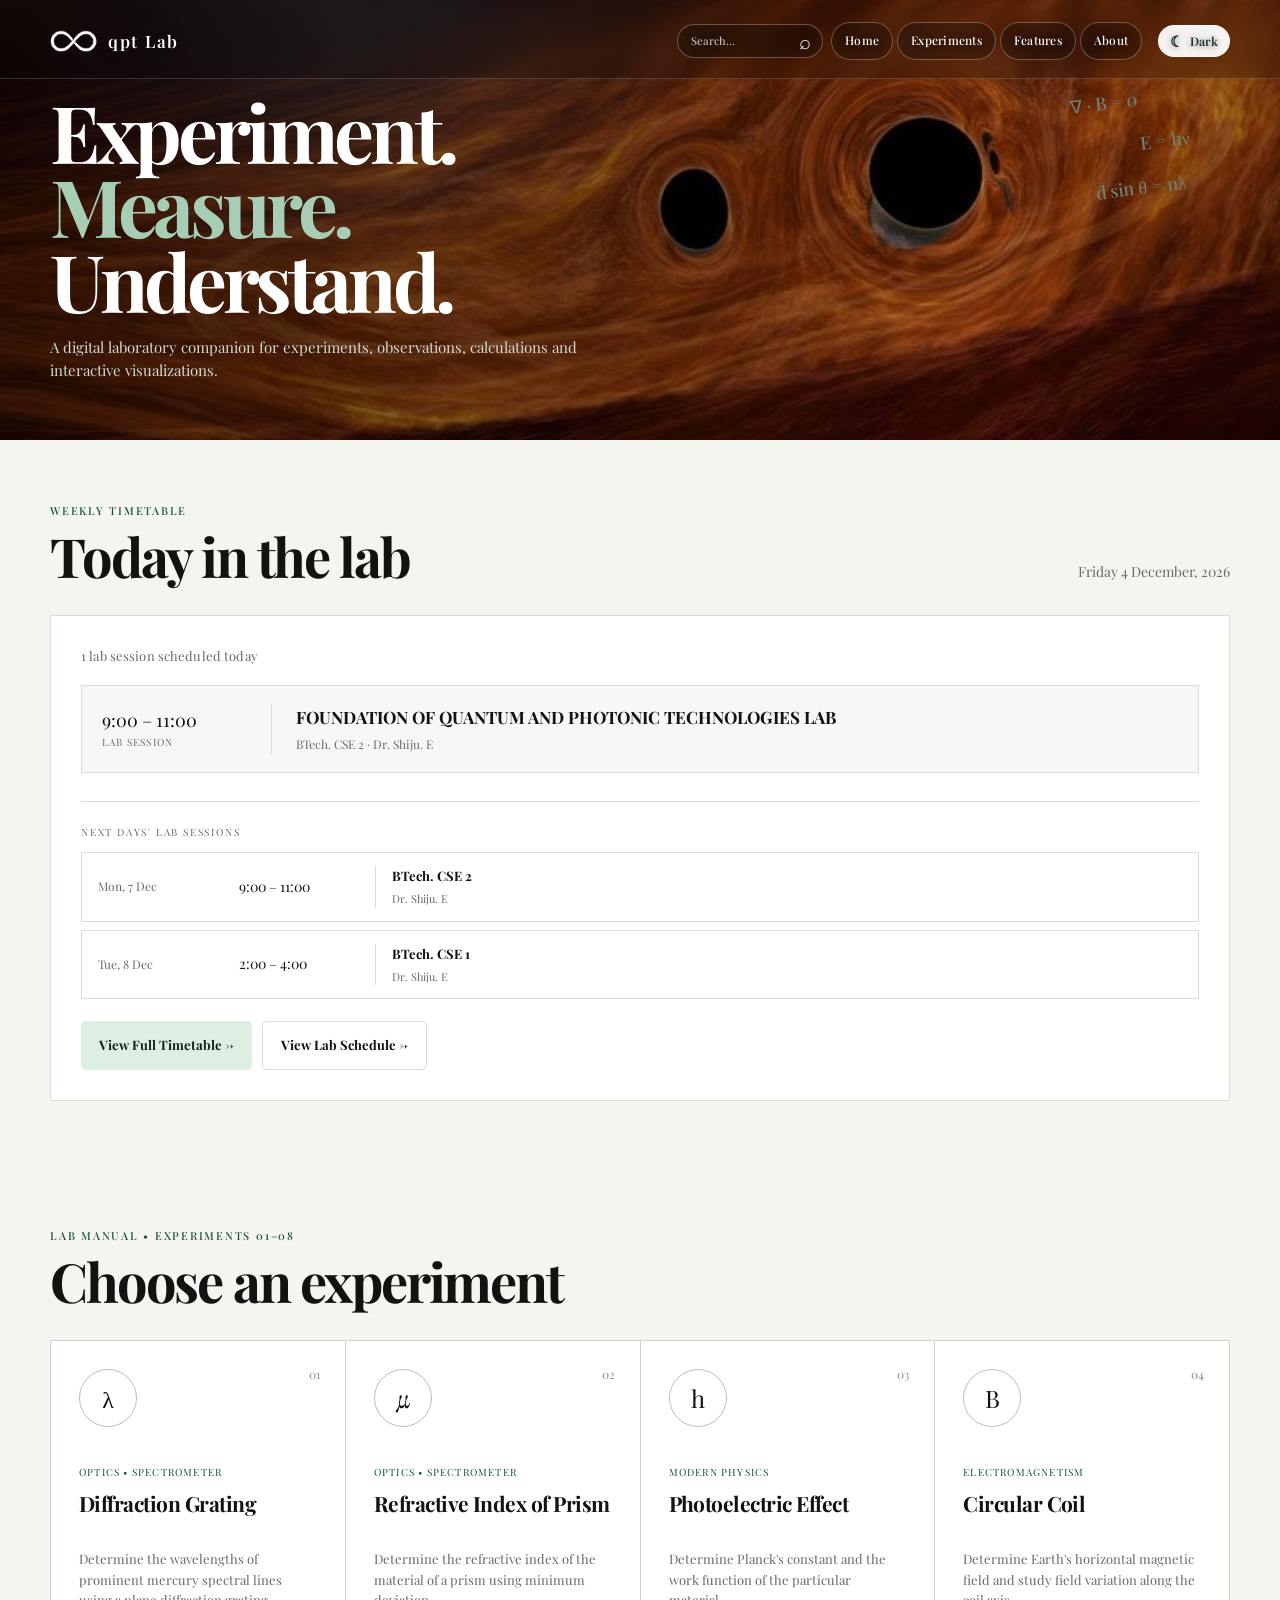
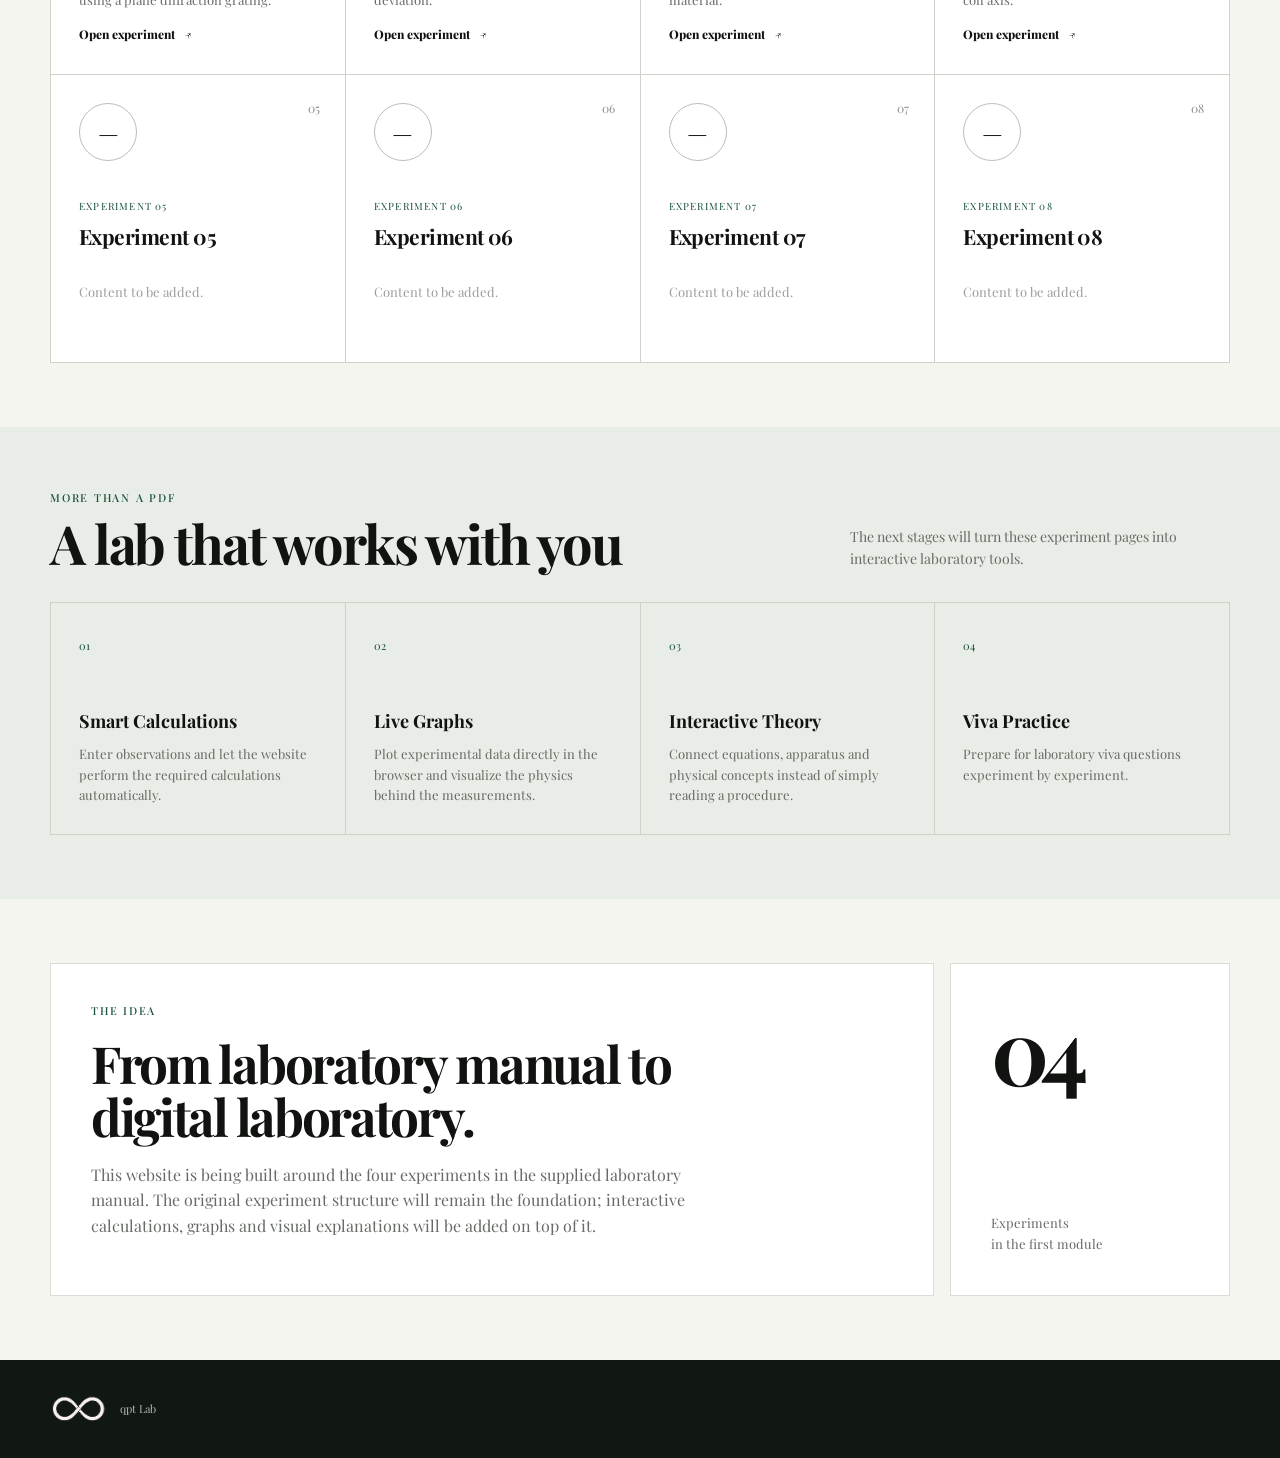
<file: index.html>
<!DOCTYPE html>
<html lang="en">
<head>
<link rel="preconnect" href="https://fonts.googleapis.com">
<link rel="preconnect" href="https://fonts.gstatic.com" crossorigin>
<link href="https://fonts.googleapis.com/css2?family=Playfair+Display:wght@400;500;600;700&display=swap" rel="stylesheet">
  <meta charset="UTF-8">
  <meta name="viewport" content="width=device-width, initial-scale=1.0">
  <meta name="description" content="Interactive FOUNDATION OF QUANTUM AND PHOTONIC TECHNOLOGIES LAB">
  <title>FOUNDATION OF QUANTUM AND PHOTONIC TECHNOLOGIES LAB</title>
  <link rel="stylesheet" href="style.css">
  <script>
    // TOMORROW PREVIEW: force the next day's background (hero-daily-4.jpg).
    // This preview ZIP is intentionally fixed to tomorrow's image; the normal v30
    // website continues to select the background automatically by calendar day.
    (function () {
      document.documentElement.style.setProperty("--hero-image", 'url("hero-daily-4.jpg")');
    })();
  </script>
<style id="playfair-global">
html, body, body * {
  font-family: "Playfair Display", Georgia, serif !important;
}
</style>
</head>
<body>
  <header class="site-header home-site-header">
    <nav class="nav container">
      <a class="brand" href="#home" aria-label="QPT Lab home">
        <span class="brand-mark" aria-hidden="true"><img src="infinity-logo.png" alt=""></span>
        <span class="brand-name">qpt Lab</span>
      </a>

      <button class="menu-toggle" aria-label="Open navigation">☰</button>

      <div class="home-nav-tools">
        <div class="nav-search" id="nav-search">
          <label class="sr-only" for="nav-search-input">Search the lab</label>
          <input id="nav-search-input" type="search" autocomplete="off" spellcheck="false" placeholder="Search…" aria-label="Search experiments, concepts and apparatus" aria-controls="nav-search-results" aria-expanded="false">
          <button id="nav-search-button" type="button" aria-label="Search" title="Search">⌕</button>
          <div id="nav-search-results" class="nav-search-results" role="listbox" aria-label="Search results"></div>
        </div>
        <div class="nav-links">
          <a href="#home">Home</a>
          <a href="#experiments">Experiments</a>
          <a href="#features">Features</a>
          <a href="#about">About</a>
        </div>
        <button class="theme-toggle" type="button" aria-label="Switch to dark mode" title="Switch to dark mode"><span class="theme-icon">☾</span><span class="theme-label">Dark</span></button>
      </div>
    </nav>
  </header>

  <main>
    <section id="home" class="hero">
      <div class="hero-grid"></div>
      <div class="container hero-content">
        <h1>Experiment.<br><span>Measure.</span><br>Understand.</h1>
        <p class="hero-description">
          A digital laboratory companion for experiments, observations, calculations and
          interactive visualizations.
        </p>
      </div>


      <div class="hero-equation" aria-hidden="true">
        <span>∇ · B = 0</span>
        <span>E = hν</span>
        <span>d sin θ = nλ</span>
      </div>
    </section>

    <section id="today-lab" class="section today-section">
      <div class="container">
        <div class="section-heading today-heading">
          <div>
            <div class="eyebrow">WEEKLY TIMETABLE</div>
            <h2>Today in the lab</h2>
          </div>
          <div class="today-date" id="today-date">Loading today's schedule…</div>
        </div>

        <div class="today-panel">
          <div class="today-status" id="today-status"></div>
          <div class="session-list" id="session-list" aria-live="polite"></div>
          <div class="upcoming-heading">NEXT DAYS' LAB SESSIONS</div>
          <div class="upcoming-list" id="upcoming-list" aria-live="polite"></div>
          <div class="today-actions">
            <a class="button primary" href="Engineering_Physics_Odd_Sem_Time_Table_2026.pdf" target="_blank" rel="noopener">View Full Timetable →</a>
            <a class="button secondary dark-button" href="lab-schedule.html" target="_blank" rel="noopener">View Lab Schedule →</a>
          </div>
        </div>
      </div>
    </section>

    <section id="experiments" class="section container">
      <div class="section-heading">
        <div>
          <div class="eyebrow">LAB MANUAL • EXPERIMENTS 01–08</div>
          <h2>Choose an experiment</h2>
        </div>
      </div>

      <div class="experiment-grid">
        <article class="experiment-card featured">
          <div class="card-number">01</div>
          <div class="card-icon">λ</div>
          <div class="card-body">
            <span class="tag">OPTICS • SPECTROMETER</span>
            <h3>Diffraction Grating</h3>
            <p>Determine the wavelengths of prominent mercury spectral lines using a plane diffraction grating.</p>
            <a href="experiment-01.html">Open experiment <span>↗</span></a>
          </div>
        </article>

        <article class="experiment-card">
          <div class="card-number">02</div>
          <div class="card-icon">μ</div>
          <div class="card-body">
            <span class="tag">OPTICS • SPECTROMETER</span>
            <h3>Refractive Index of Prism</h3>
            <p>Determine the refractive index of the material of a prism using minimum deviation.</p>
            <a href="experiment-02.html">Open experiment <span>↗</span></a>
          </div>
        </article>

        <article class="experiment-card">
          <div class="card-number">03</div>
          <div class="card-icon">h</div>
          <div class="card-body">
            <span class="tag">MODERN PHYSICS</span>
            <h3>Photoelectric Effect</h3>
            <p>Determine Planck's constant and the work function of the particular material.</p>
            <a href="experiment-03.html">Open experiment <span>↗</span></a>
          </div>
        </article>

        <article class="experiment-card">
          <div class="card-number">04</div>
          <div class="card-icon">B</div>
          <div class="card-body">
            <span class="tag">ELECTROMAGNETISM</span>
            <h3>Circular Coil</h3>
            <p>Determine Earth's horizontal magnetic field and study field variation along the coil axis.</p>
            <a href="experiment-04.html">Open experiment <span>↗</span></a>
          </div>
        </article>
        <article class="experiment-card placeholder-card">
          <div class="card-number">05</div>
          <div class="card-icon">—</div>
          <div class="card-body">
            <span class="tag">EXPERIMENT 05</span>
            <h3>Experiment 05</h3>
            <p>Content to be added.</p>
          </div>
        </article>

        <article class="experiment-card placeholder-card">
          <div class="card-number">06</div>
          <div class="card-icon">—</div>
          <div class="card-body">
            <span class="tag">EXPERIMENT 06</span>
            <h3>Experiment 06</h3>
            <p>Content to be added.</p>
          </div>
        </article>

        <article class="experiment-card placeholder-card">
          <div class="card-number">07</div>
          <div class="card-icon">—</div>
          <div class="card-body">
            <span class="tag">EXPERIMENT 07</span>
            <h3>Experiment 07</h3>
            <p>Content to be added.</p>
          </div>
        </article>

        <article class="experiment-card placeholder-card">
          <div class="card-number">08</div>
          <div class="card-icon">—</div>
          <div class="card-body">
            <span class="tag">EXPERIMENT 08</span>
            <h3>Experiment 08</h3>
            <p>Content to be added.</p>
          </div>
        </article>
      </div>
    </section>

    <section id="features" class="section feature-section">
      <div class="container">
        <div class="section-heading">
          <div>
            <div class="eyebrow">MORE THAN A PDF</div>
            <h2>A lab that works with you</h2>
          </div>
          <p>The next stages will turn these experiment pages into interactive laboratory tools.</p>
        </div>

        <div class="feature-grid">
          <div class="feature">
            <span>01</span>
            <h3>Smart Calculations</h3>
            <p>Enter observations and let the website perform the required calculations automatically.</p>
          </div>
          <div class="feature">
            <span>02</span>
            <h3>Live Graphs</h3>
            <p>Plot experimental data directly in the browser and visualize the physics behind the measurements.</p>
          </div>
          <div class="feature">
            <span>03</span>
            <h3>Interactive Theory</h3>
            <p>Connect equations, apparatus and physical concepts instead of simply reading a procedure.</p>
          </div>
          <div class="feature">
            <span>04</span>
            <h3>Viva Practice</h3>
            <p>Prepare for laboratory viva questions experiment by experiment.</p>
          </div>
        </div>
      </div>
    </section>

    <section id="about" class="about section container">
      <div class="about-panel">
        <div class="eyebrow">THE IDEA</div>
        <h2>From laboratory manual to digital laboratory.</h2>
        <p>
          This website is being built around the four experiments in the supplied
          laboratory manual. The original experiment structure will remain the
          foundation; interactive calculations, graphs and visual explanations
          will be added on top of it.
        </p>
      </div>
      <div class="about-stat">
        <strong>04</strong>
        <span>Experiments<br>in the first module</span>
      </div>
    </section>
  </main>

  <footer>
    <div class="container footer-inner">
      <span class="footer-brand"><span class="footer-mark" aria-hidden="true"><img src="infinity-logo.png" alt=""></span><span>qpt Lab</span></span>
    </div>
  </footer>

  <script src="script.js"></script>
<style id="v30-header-height-refinement">
/* V30: slightly taller experiment header for clearer separation from quick access. */
.exp-hero, .exp4-hero {
  padding-top: 45px !important;
  padding-bottom: 34px !important;
}
@media (max-width: 900px) {
  .exp-hero, .exp4-hero {
    padding-top: 34px !important;
    padding-bottom: 26px !important;
  }
}
</style>
<style id="qptlab-dark-final">
html[data-theme="dark"] .site-header{background:rgba(17,21,19,.94)!important;border-bottom-color:#39423d!important}
html[data-theme="dark"] .nav-links{background:#111513!important}
html[data-theme="dark"] .nav-links a{color:var(--ink)}
html[data-theme="dark"] .content-block h2,html[data-theme="dark"] .section-heading h2,html[data-theme="dark"] .card-body h3,html[data-theme="dark"] .feature h3,html[data-theme="dark"] .about-panel h2{color:var(--ink)}
html[data-theme="dark"] .exp-hero,html[data-theme="dark"] .exp4-hero{background:#0b0e0c!important}
html[data-theme="dark"] .lab-panel,html[data-theme="dark"] .visual-box,html[data-theme="dark"] .video-box,html[data-theme="dark"] .viva,html[data-theme="dark"] .result{color:var(--ink)!important}
html[data-theme="dark"] .video-heading-content p,html[data-theme="dark"] .caption,html[data-theme="dark"] .formula-note,html[data-theme="dark"] .note{color:var(--muted)!important}
html[data-theme="dark"] .obs-table th{color:var(--ink)!important;background:#252d28!important}
html[data-theme="dark"] .obs-table td{background:#171c19!important;color:var(--ink)!important}
html[data-theme="dark"] .obs-table input,html[data-theme="dark"] .field input{background:#0f1311!important;color:#eef2ee!important;border-color:#48534c!important}
html[data-theme="dark"] .button.secondary{color:#eef2ee!important;border-color:#536158!important}
html[data-theme="dark"] .quick-access-inner{color:var(--ink)!important}
html[data-theme="dark"] .quick-access-label{color:var(--muted)!important}
html[data-theme="dark"] .today-section,html[data-theme="dark"] .schedule-section{background:var(--bg)!important}
html[data-theme="dark"] .session-card,html[data-theme="dark"] .today-empty{background:var(--surface)!important;border-color:var(--line)!important;color:var(--ink)!important}
html[data-theme="dark"] .session-main span{color:var(--muted)!important}
</style>
<script src="theme.js"></script>
</body>
</html>
</file>
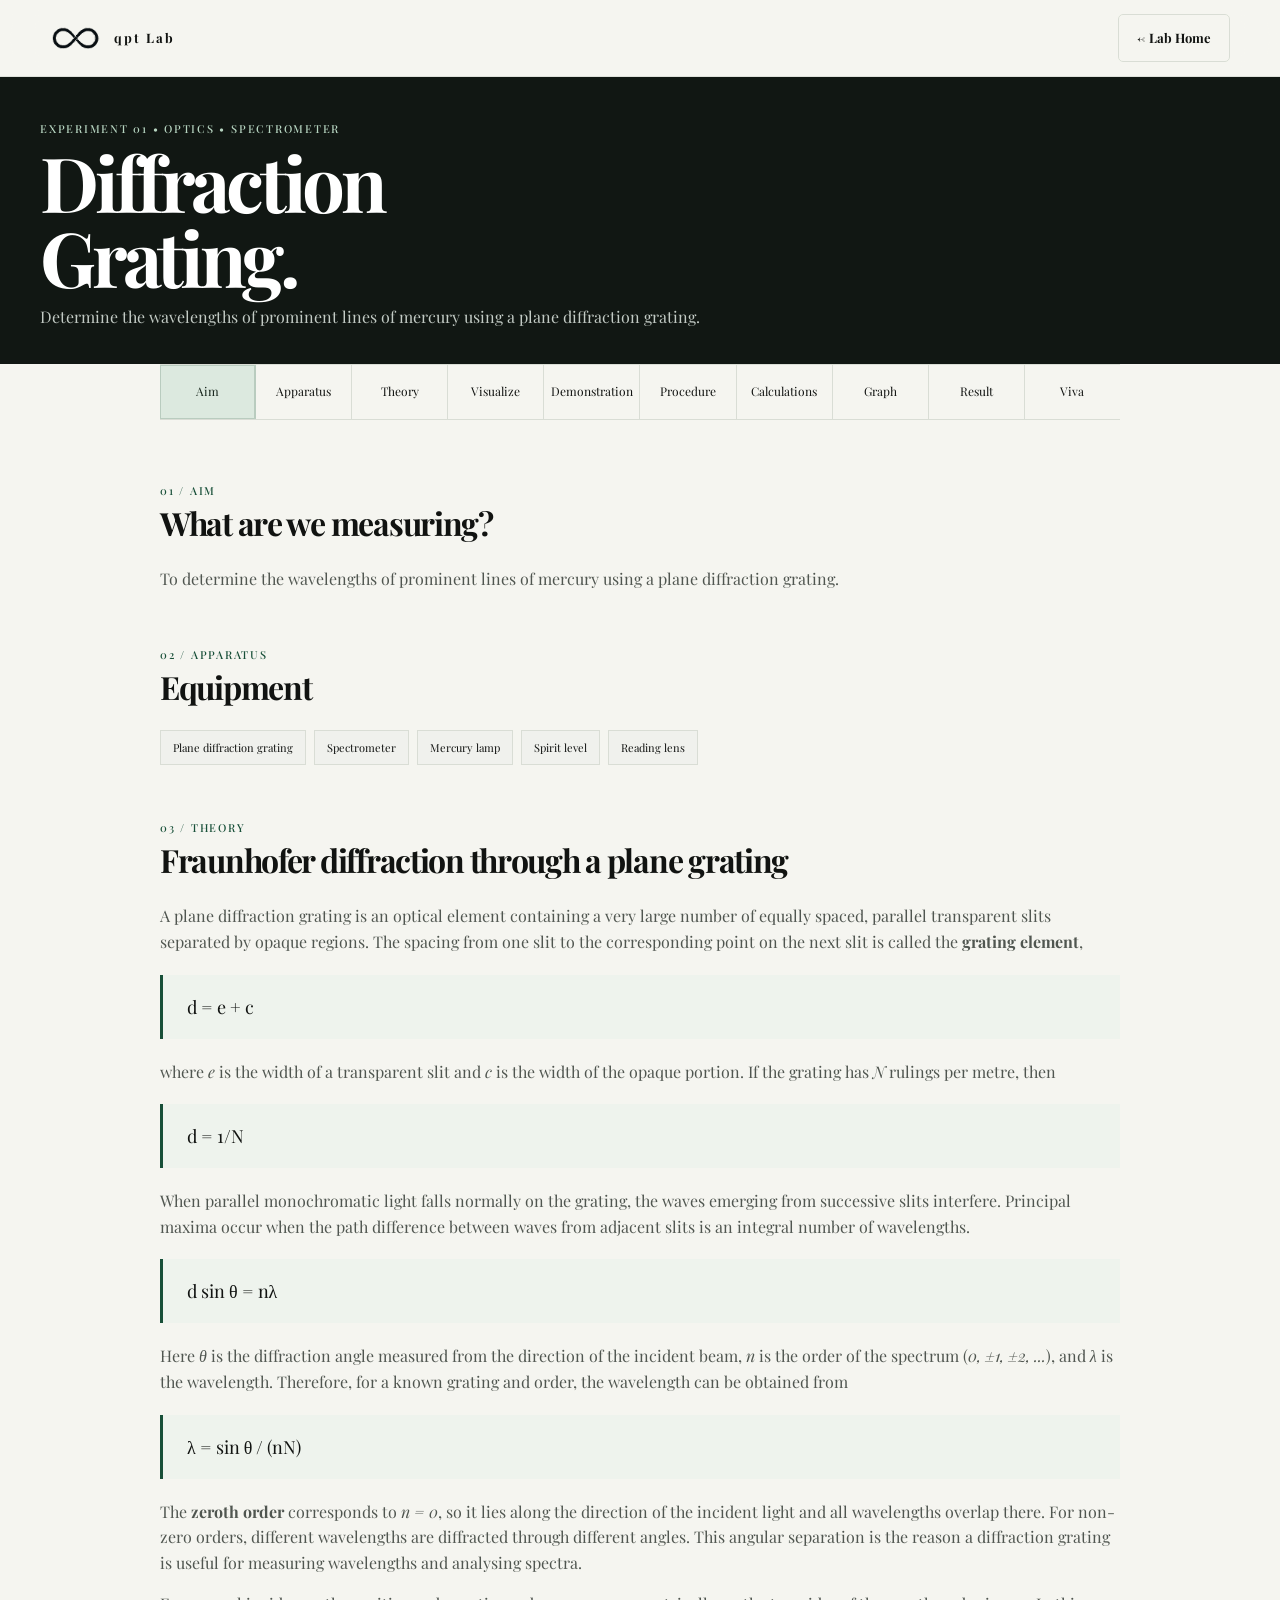
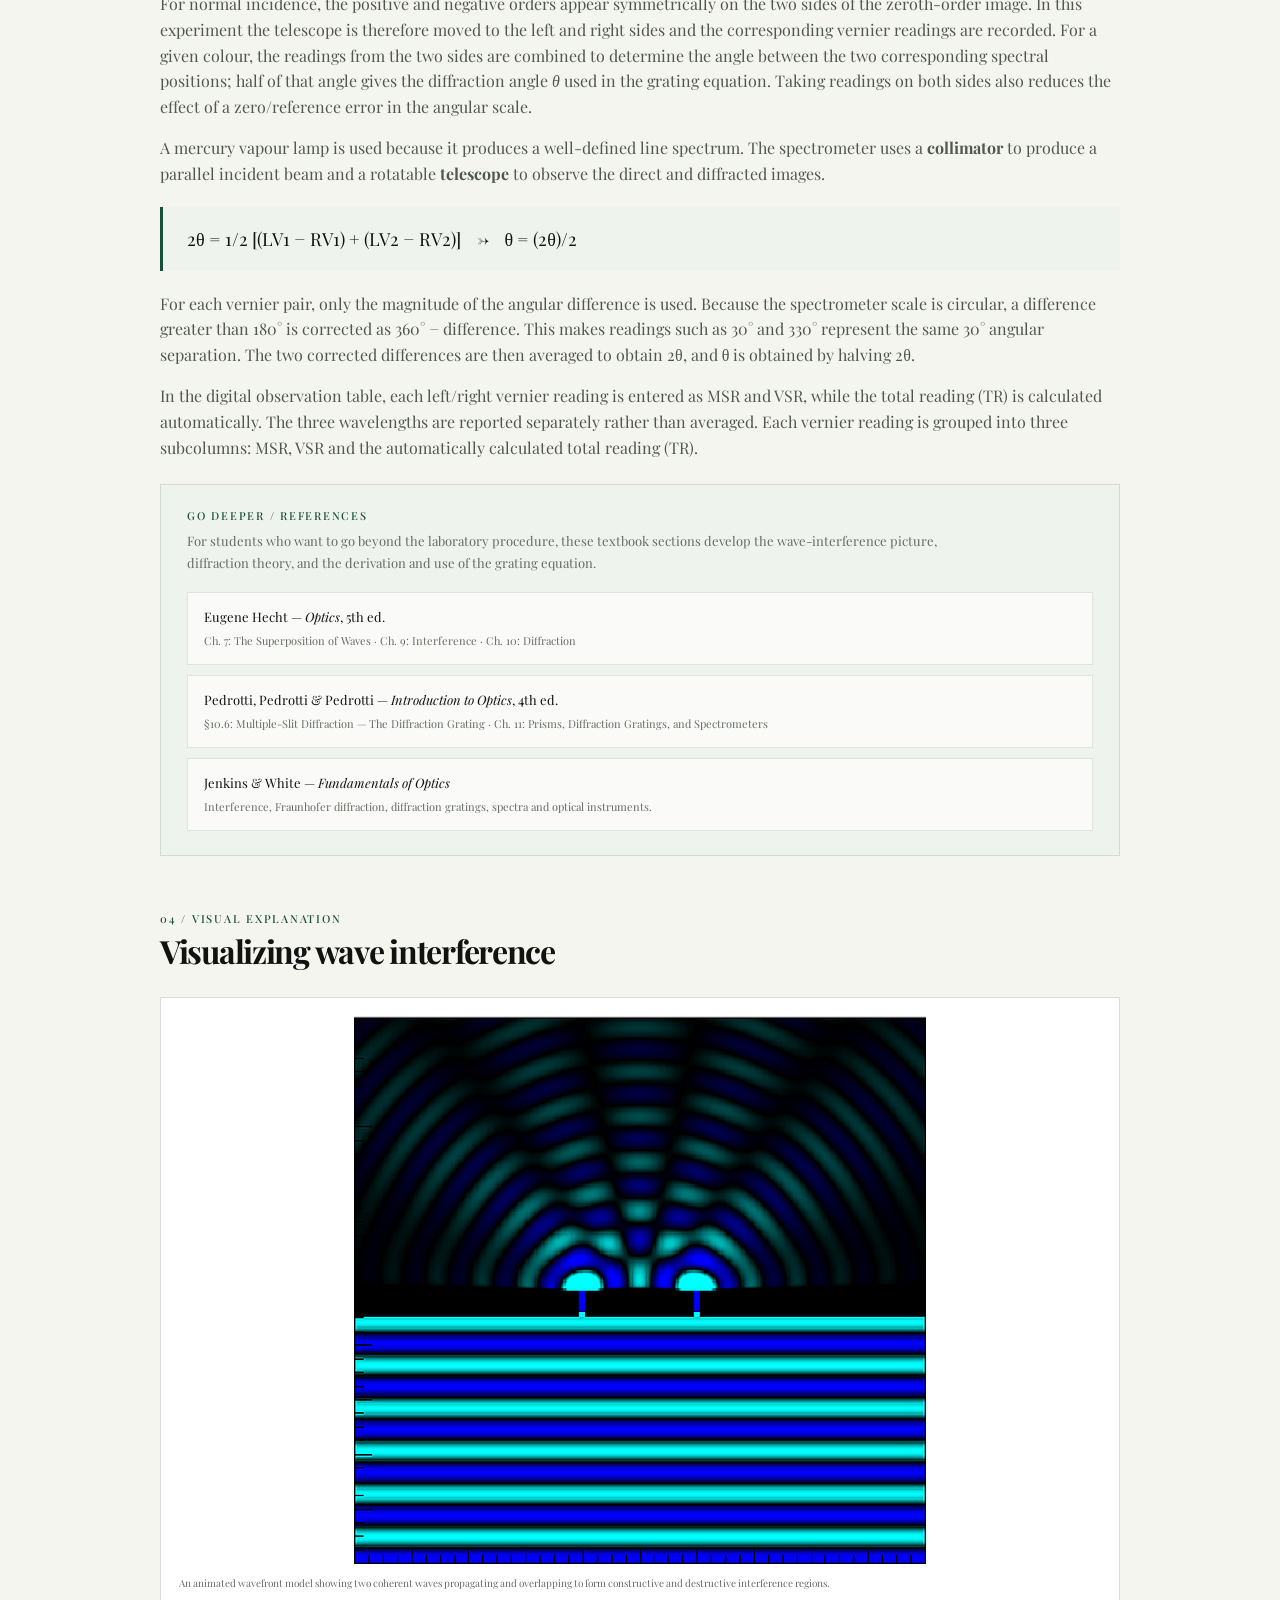
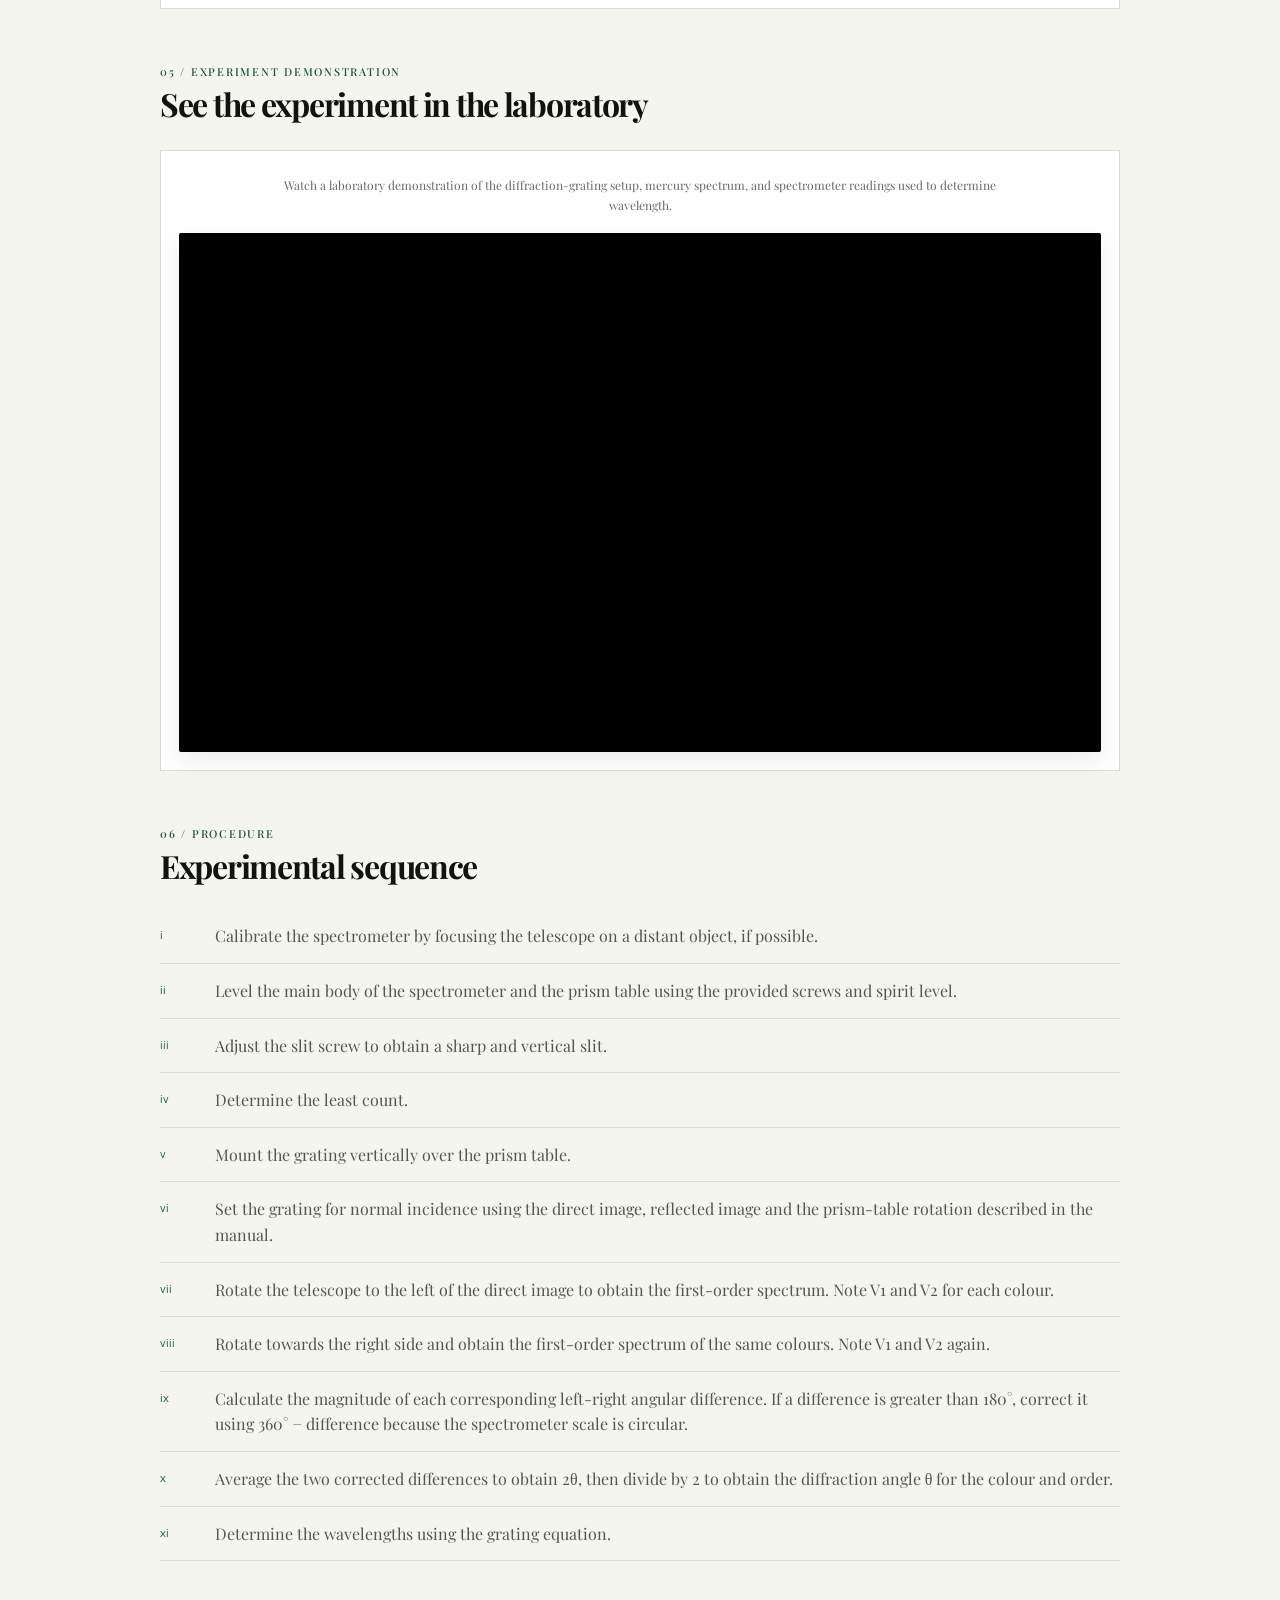
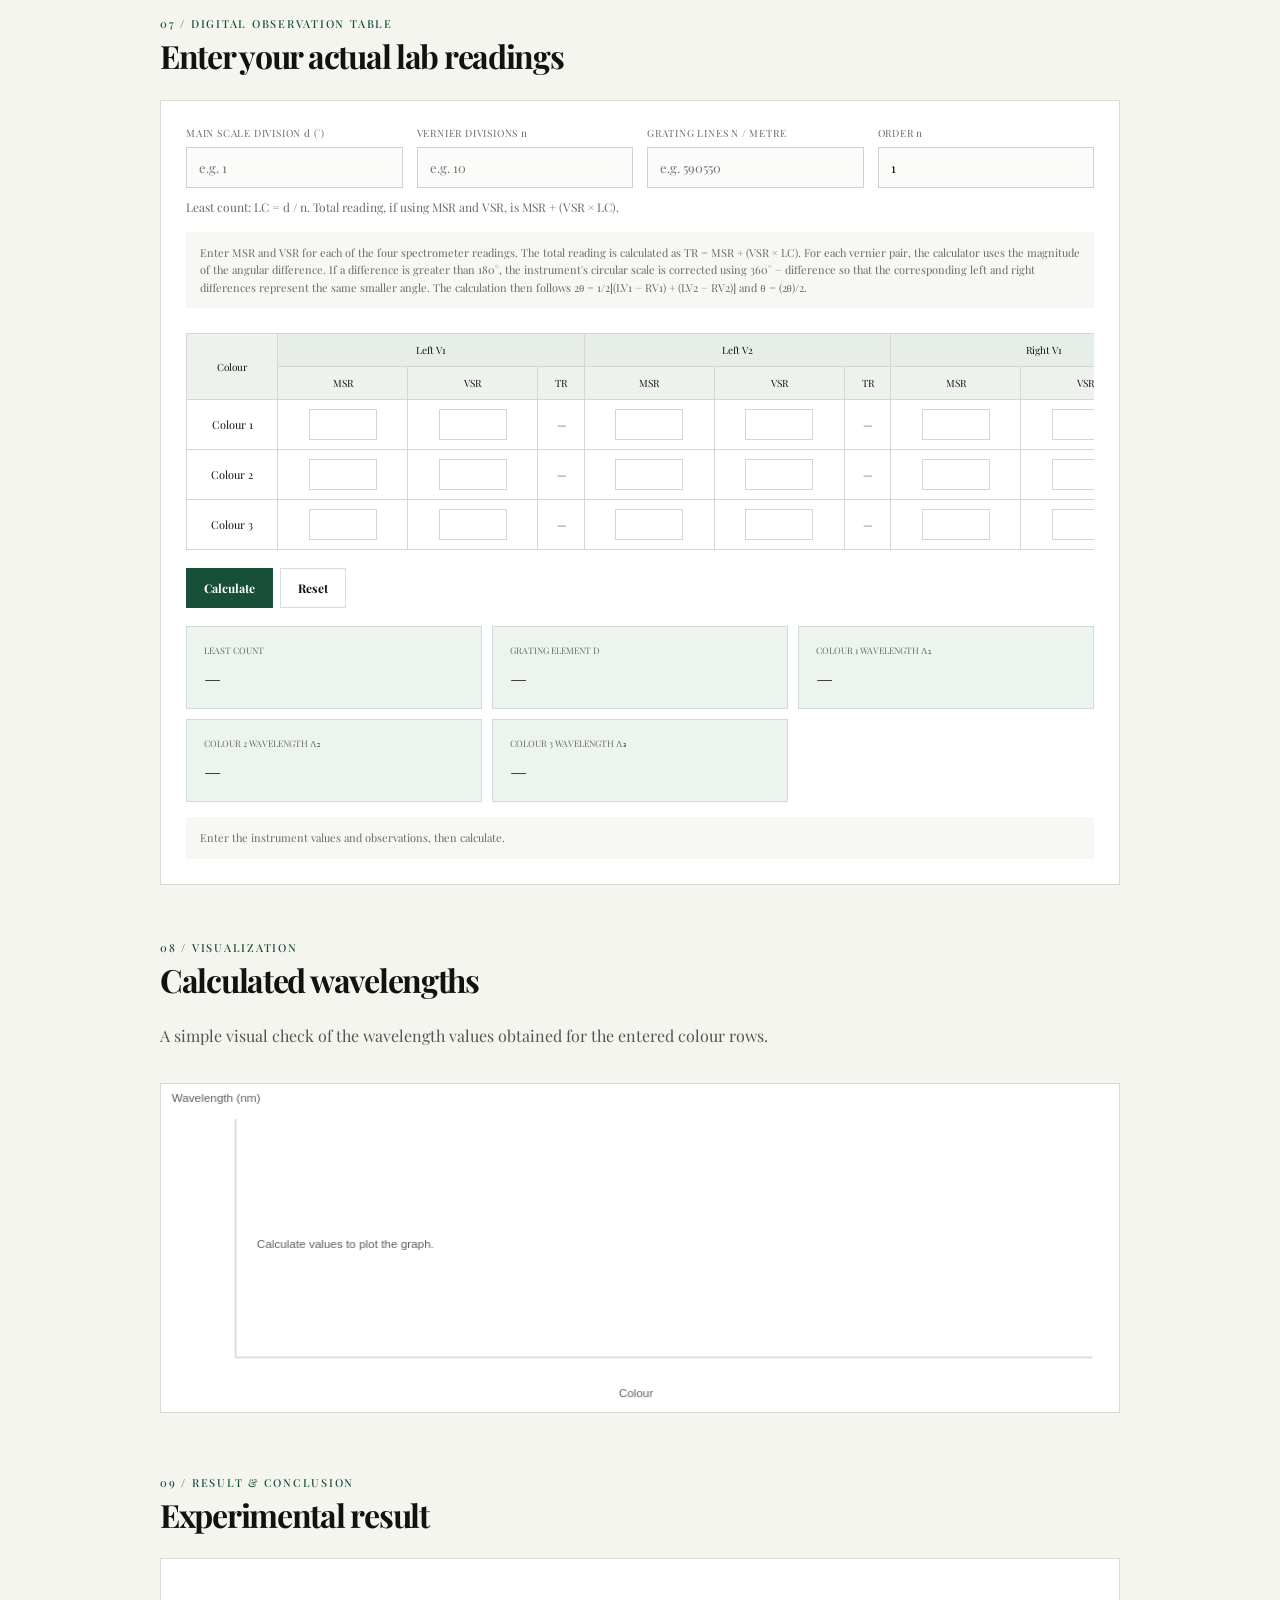
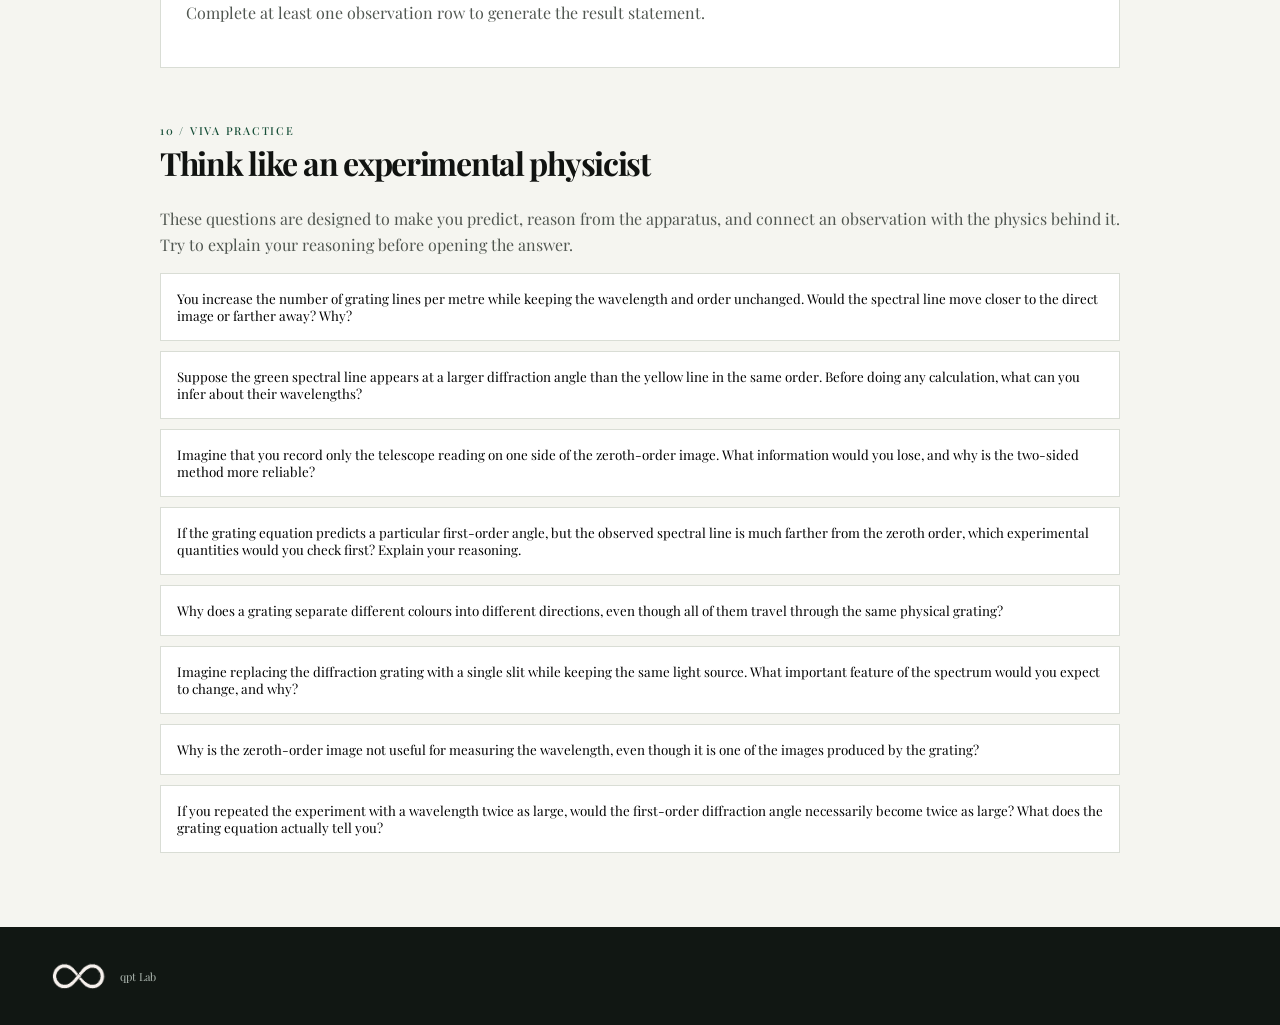
<file: experiment-01.html>
<!DOCTYPE html>
<html lang="en">
<head>
<link rel="preconnect" href="https://fonts.googleapis.com">
<link rel="preconnect" href="https://fonts.gstatic.com" crossorigin>
<link href="https://fonts.googleapis.com/css2?family=Playfair+Display:wght@400;500;600;700&display=swap" rel="stylesheet">
<meta charset="UTF-8">
<meta name="viewport" content="width=device-width, initial-scale=1.0">
<title>Experiment 01 | Diffraction Grating</title>
<link rel="stylesheet" href="style.css">
<style>
.exp-hero{background:var(--dark);color:#fff;padding:70px 0 55px;overflow:hidden}
.exp-hero-grid{display:grid;grid-template-columns:1fr;gap:0;align-items:start}
.exp-hero h1{font-size:clamp(42px,6vw,76px);line-height:.98;letter-spacing:-.055em;max-width:850px;margin:18px 0}
.exp-hero p{color:#c3cbc5;max-width:690px}
.exp-hero .eyebrow{color:#b7d5c1}


.exp-layout{display:grid;grid-template-columns:210px 1fr;gap:42px}
.side-nav{position:sticky;top:100px;height:max-content}
.side-nav a{display:block;padding:9px 0;color:var(--muted);font-size:12px;border-bottom:1px solid var(--line)}
.side-nav a:hover{color:var(--accent)}
.content-block{margin-bottom:70px}
.content-block h2{font-size:32px;letter-spacing:-.04em;margin:0 0 18px}
.content-block h3{font-size:18px;margin-top:30px}
.prose{color:#505650;max-width:790px}
.equation{background:#eef3ed;border-left:3px solid var(--accent);padding:20px 24px;font:18px "Manrope",sans-serif;margin:20px 0;overflow:auto}
.apparatus{display:flex;flex-wrap:wrap;gap:8px}
.chip{padding:9px 12px;background:#f0f1ed;border:1px solid var(--line);font:11px "Manrope",sans-serif}
.steps{counter-reset:step;list-style:none;padding:0;max-width:800px}
.steps li{counter-increment:step;display:grid;grid-template-columns:40px 1fr;gap:15px;padding:14px 0;border-bottom:1px solid var(--line);color:#505650}
.steps li:before{content:counter(step,lower-roman);font:11px "Manrope",sans-serif;color:var(--accent);padding-top:4px}
.visual-box{border:1px solid var(--line);background:#fff;padding:18px;margin-top:20px}
.visual-box svg{display:block;width:100%;height:auto}
.visual-animation{display:block;width:62%;max-width:640px;height:auto;margin:0 auto}

.video-box{padding:18px}.video-frame{position:relative;width:100%;aspect-ratio:16/9;overflow:hidden;background:#111}.video-frame iframe{position:absolute;inset:0;width:100%;height:100%;border:0;display:block}.youtube-embed-frame{background:#000;border-radius:2px;box-shadow:0 8px 24px rgba(0,0,0,.08)}.video-heading-content{text-align:center;padding:6px 18px 18px;max-width:820px;margin:0 auto}.video-heading-content .video-title{font-size:20px;letter-spacing:.04em;margin-bottom:9px}.video-heading-content p{font:12px "Manrope",sans-serif;color:var(--muted);line-height:1.7;margin:0 auto;max-width:720px}@media(max-width:560px){.video-heading-content .video-title{font-size:17px}.video-heading-content{padding-left:4px;padding-right:4px}.video-box{padding:12px}}
@media(max-width:700px){.visual-animation{width:100%;max-width:none}}
.caption{font:10px "Manrope",sans-serif;color:var(--muted);margin:12px 0 0}
.lab-panel{background:#fff;border:1px solid var(--line);padding:25px}
.form-grid{display:grid;grid-template-columns:repeat(4,1fr);gap:14px}
.field label{display:block;font:10px "Manrope",sans-serif;letter-spacing:.08em;color:var(--muted);margin-bottom:7px}
.field input{width:100%;padding:11px 12px;border:1px solid #cdd2cb;background:#fbfcfa;font:13px "Manrope",sans-serif;outline:none}
.field input:focus{border-color:var(--accent)}
.table-wrap{overflow-x:auto;margin-top:25px}
.obs-table{width:100%;border-collapse:collapse;min-width:1000px}
.obs-table th,.obs-table td{border:1px solid #d4d8d1;padding:9px;text-align:center;font-size:11px}
.obs-table th{background:#eef1ec;font:10px "Manrope",sans-serif}
.obs-table input{width:88px;padding:7px;border:1px solid #d2d7d0;font:11px "Manrope",sans-serif;text-align:center}
.obs-table .auto{font-family:"Manrope",sans-serif}
.exp1-observation-table{min-width:1500px}.exp1-observation-table th,.exp1-observation-table td{white-space:nowrap}.exp1-observation-table input{width:68px}.exp1-observation-table th[colspan]{background:#e7ede7}
.result-grid{display:grid;grid-template-columns:repeat(3,1fr);gap:10px;margin-top:18px}
.result{background:#edf3ed;border:1px solid #d1dbd1;padding:17px}
.result span{display:block;font:9px "Manrope",sans-serif;color:var(--muted);text-transform:uppercase}
.result strong{display:block;font:20px "Manrope",sans-serif;margin-top:8px}
.button-calc{border:0;cursor:pointer;background:var(--accent);color:white;padding:12px 18px;font:700 12px "Manrope",sans-serif;margin-top:18px}
.button-reset{border:1px solid var(--line);cursor:pointer;background:#fff;color:var(--ink);padding:11px 17px;font:700 12px "Manrope",sans-serif;margin:18px 0 0 7px}
.note{margin-top:15px;padding:12px 14px;background:#f7f7f3;color:var(--muted);font-size:11px}
.formula-note{font-size:12px;color:var(--muted);margin-top:10px}
canvas{width:100%;height:330px;border:1px solid var(--line);background:#fff;margin-top:18px}
.viva{border:1px solid var(--line);background:#fff;margin:10px 0}
.viva button{width:100%;border:0;background:none;text-align:left;padding:16px;cursor:pointer;font-weight:400}
.viva .answer{display:none;padding:0 16px 16px;color:var(--muted);font-size:13px}
.viva.open .answer{display:block}
@media(max-width:900px){
.exp-hero-grid{grid-template-columns:1fr}
.exp-layout{grid-template-columns:1fr}.side-nav{position:static;display:flex;overflow:auto;gap:20px;border-bottom:1px solid var(--line)}
.side-nav a{white-space:nowrap;border:0}.form-grid{grid-template-columns:repeat(2,1fr)}
}
@media(max-width:560px){.form-grid,.result-grid{grid-template-columns:1fr}.button-reset{margin-left:0}}

/* V20: horizontal quick-access navigation above the experiment hero */
.quick-access-bar{background:#f7f8f4;border-bottom:1px solid var(--line);border-top:1px solid var(--line);position:relative;z-index:5}
.quick-access-inner{display:flex;align-items:center;gap:28px;min-height:54px}
.quick-access-label{font-size:10px;letter-spacing:.16em;color:var(--accent);white-space:nowrap}
.quick-access-links{display:flex;align-items:center;gap:0;flex:1;overflow-x:auto;scrollbar-width:thin}
.quick-access-links a{display:inline-flex;align-items:center;min-height:54px;padding:0 17px;color:var(--muted);font-size:12px;text-decoration:none;border-left:1px solid var(--line);white-space:nowrap;transition:color .15s ease,background .15s ease}
.quick-access-links a:last-child{border-right:1px solid var(--line)}
.quick-access-links a:hover,.quick-access-links a:focus-visible{color:var(--ink);background:#eef3ed;outline:none}
@media(max-width:900px){.quick-access-inner{gap:14px}.quick-access-label{display:none}.quick-access-links a{padding:0 14px}}
</style>
<style id="playfair-global">
html, body, body * {
  font-family: "Playfair Display", Georgia, serif !important;
}
</style>

<style id="quick-access-in-hero">
/* V21: quick access sits inside the dark hero, directly below the experiment title and subtitle. */
.exp-hero .quick-access-bar, .exp4-hero .quick-access-bar{
  background:transparent;
  border:0;
  border-top:1px solid rgba(195,203,197,.32);
  position:relative;
  z-index:4;
  margin-top:32px;
}
.exp-hero .quick-access-inner, .exp4-hero .quick-access-inner{
  display:flex;
  align-items:center;
  gap:24px;
  min-height:50px;
}
.exp-hero .quick-access-label, .exp4-hero .quick-access-label{
  color:#b7d5c1;
  font-size:9px;
  letter-spacing:.18em;
  white-space:nowrap;
}
.exp-hero .quick-access-links, .exp4-hero .quick-access-links{
  display:flex;
  align-items:stretch;
  flex:1;
  overflow-x:auto;
  scrollbar-width:none;
}
.exp-hero .quick-access-links::-webkit-scrollbar, .exp4-hero .quick-access-links::-webkit-scrollbar{display:none}
.exp-hero .quick-access-links a, .exp4-hero .quick-access-links a{
  display:inline-flex;
  align-items:center;
  min-height:50px;
  padding:0 16px;
  color:#c3cbc5;
  font-size:11px;
  text-decoration:none;
  border-left:1px solid rgba(195,203,197,.18);
  white-space:nowrap;
  transition:background .18s ease,color .18s ease;
}
.exp-hero .quick-access-links a:last-child, .exp4-hero .quick-access-links a:last-child{border-right:1px solid rgba(195,203,197,.18)}
.exp-hero .quick-access-links a:hover, .exp-hero .quick-access-links a:focus-visible,
.exp4-hero .quick-access-links a:hover, .exp4-hero .quick-access-links a:focus-visible{
  background:rgba(183,213,193,.10);
  color:#fff;
  outline:none;
}
@media(max-width:900px){
  .exp-hero .quick-access-inner, .exp4-hero .quick-access-inner{gap:12px}
  .exp-hero .quick-access-label, .exp4-hero .quick-access-label{display:none}
  .exp-hero .quick-access-links a, .exp4-hero .quick-access-links a{padding:0 13px}
}
</style>

<style id="quick-access-in-hero-v21">
/* V21: Quick access is part of the dark hero, immediately below the title and subtitle. */
.exp-hero .quick-access-bar,.exp4-hero .quick-access-bar{background:transparent!important;border:0!important;border-top:1px solid rgba(195,203,197,.30)!important;position:relative;z-index:4;margin-top:30px!important;}
.exp-hero .quick-access-inner,.exp4-hero .quick-access-inner{display:flex;align-items:center;gap:24px;min-height:48px;}
.exp-hero .quick-access-label,.exp4-hero .quick-access-label{color:#b7d5c1;font-size:9px;letter-spacing:.18em;white-space:nowrap;}
.exp-hero .quick-access-links,.exp4-hero .quick-access-links{display:flex;align-items:stretch;flex:1;overflow-x:auto;scrollbar-width:none;}
.exp-hero .quick-access-links::-webkit-scrollbar,.exp4-hero .quick-access-links::-webkit-scrollbar{display:none;}
.exp-hero .quick-access-links a,.exp4-hero .quick-access-links a{display:inline-flex;align-items:center;min-height:48px;padding:0 15px;color:#c3cbc5;font-size:11px;text-decoration:none;border-left:1px solid rgba(195,203,197,.17);white-space:nowrap;transition:background .18s ease,color .18s ease;}
.exp-hero .quick-access-links a:last-child,.exp4-hero .quick-access-links a:last-child{border-right:1px solid rgba(195,203,197,.17);}
.exp-hero .quick-access-links a:hover,.exp-hero .quick-access-links a:focus-visible,.exp4-hero .quick-access-links a:hover,.exp4-hero .quick-access-links a:focus-visible{background:rgba(183,213,193,.10);color:#fff;outline:none;}
@media(max-width:900px){.exp-hero .quick-access-inner,.exp4-hero .quick-access-inner{gap:12px}.exp-hero .quick-access-label,.exp4-hero .quick-access-label{display:none}.exp-hero .quick-access-links a,.exp4-hero .quick-access-links a{padding:0 13px;}}
</style>

<style id="quick-access-grid-fix-v21">
.exp-hero-grid .quick-access-bar{grid-column:1 / -1;width:100%;}
</style>

<style id="v22-compact-fullwidth">
/* V22: compact experiment hero and full-width experiment content. */
.exp-hero,.exp4-hero{padding-top:42px!important;padding-bottom:0!important;}
.exp-hero h1,.exp4-hero h1{margin-top:12px!important;margin-bottom:12px!important;}
.exp-hero p,.exp4-hero p{max-width:none!important;margin-bottom:0!important;}
.exp-hero .quick-access-bar,.exp4-hero .quick-access-bar{margin-top:22px!important;}
.exp-hero .quick-access-inner,.exp4-hero .quick-access-inner{min-height:48px!important;}
.exp-layout{display:block!important;width:100%!important;}
.exp-layout>.side-nav{display:none!important;}
.exp-layout>main,.exp-layout>.exp-main,.exp-layout>.content{width:100%!important;max-width:none!important;min-width:0!important;}
.content-block{width:100%!important;max-width:none!important;}
.content-block .prose,.prose,.steps{max-width:none!important;width:100%!important;}
.equation,.visual-box,.lab-panel,.reference{max-width:none!important;width:100%;box-sizing:border-box;}
@media(max-width:900px){.exp-hero,.exp4-hero{padding-top:32px!important;padding-bottom:0!important;}}
</style>

<style id="v22-final-page-width">
/* V22 final: compact hero + broad reading column, matching the approved preview. */
.exp-hero,.exp4-hero{padding-top:38px!important;padding-bottom:0!important;}
.exp-hero h1,.exp4-hero h1{margin:10px 0 10px!important;}
.exp-hero p,.exp4-hero p{max-width:none!important;margin:0!important;}
.exp-hero .quick-access-bar,.exp4-hero .quick-access-bar{margin-top:20px!important;}
.exp-hero>.container,.exp4-hero>.container,main.section.container{width:calc(100% - 80px)!important;max-width:1440px!important;}
main.section.container .content-block,main.section.container .prose,main.section.container .steps{width:100%!important;max-width:none!important;}
main.section.container .equation,main.section.container .visual-box,main.section.container .lab-panel,main.section.container .reference{width:100%!important;max-width:none!important;}
@media(max-width:900px){.exp-hero>.container,.exp4-hero>.container,main.section.container{width:calc(100% - 40px)!important}.exp-hero,.exp4-hero{padding-top:30px!important;}}
</style>

<style id="v28-quick-access-light-active">
/* V28: quiet cream navigation with the same light-green selection used in the lab schedule. */
.experiment-page > .quick-access-bar {
  background: var(--bg) !important;
  border-top: 1px solid var(--line) !important;
  border-bottom: 1px solid var(--line) !important;
}
.experiment-page > .quick-access-bar .quick-access-label {
  color: var(--muted) !important;
  border-right: 1px solid var(--line) !important;
}
.experiment-page > .quick-access-bar .quick-access-links a {
  color: var(--ink) !important;
  background: var(--bg) !important;
  border-left: 1px solid var(--line) !important;
  transition: background .18s ease, color .18s ease, border-color .18s ease !important;
}
.experiment-page > .quick-access-bar .quick-access-links a:hover,
.experiment-page > .quick-access-bar .quick-access-links a:focus-visible {
  background: var(--accent-2) !important;
  color: var(--ink) !important;
  outline: none !important;
}
.experiment-page > .quick-access-bar .quick-access-links a.active {
  background: var(--accent-2) !important;
  color: var(--accent-ink, #142319) !important;
  border-color: #b9ccbF !important;
  box-shadow: inset 0 0 0 1px #b9ccbF !important;
}
.experiment-page > .quick-access-bar .quick-access-links a.active + a {
  border-left-color: #b9ccbF !important;
}
</style>

<style id="v28-unified-experiment-spacing">
/* V28: unified vertical rhythm across all individual experiment pages. */
.experiment-page > main.section.container {
  padding-top: 64px !important;
  padding-bottom: 64px !important;
}
.experiment-page > main.section.container .content-block {
  margin-bottom: 56px !important;
}
.experiment-page > main.section.container .content-block:last-child {
  margin-bottom: 0 !important;
}
@media (max-width: 900px) {
  .experiment-page > main.section.container {
    padding-top: 48px !important;
    padding-bottom: 48px !important;
  }
  .experiment-page > main.section.container .content-block {
    margin-bottom: 44px !important;
  }
}
</style>

</head>
<body class="experiment-page">
<header class="site-header">
<nav class="nav container">
<a class="brand" href="index.html"><span class="brand-mark" aria-hidden="true"><img src="infinity-logo.png" alt=""></span><span><strong>qpt Lab</strong></span></a>
<a class="button secondary" style="color:var(--ink);border-color:var(--line)" href="index.html">← Lab Home</a>
</nav>
</header>


<section class="exp-hero"><div class="hero-black"></div><div class="hero-white-cover"></div>
<div class="container exp-hero-grid"><div class="hero-content-reveal">
<div class="eyebrow">EXPERIMENT 01 • OPTICS • SPECTROMETER</div>
<h1>Diffraction<br>Grating.</h1>
<p>Determine the wavelengths of prominent lines of mercury using a plane diffraction grating.</p>
</div>
</div>
</section>

<div class="quick-access-bar"><div class="quick-access-inner"><div class="quick-access-label">QUICK ACCESS</div><nav class="quick-access-links" aria-label="Experiment sections"><a href="#aim">Aim</a><a href="#apparatus">Apparatus</a><a href="#theory">Theory</a><a href="#visual">Visualize</a><a href="#demonstration">Demonstration</a><a href="#procedure">Procedure</a><a href="#calculator">Calculations</a><a href="#graph">Graph</a><a href="#result">Result</a><a href="#viva">Viva</a></nav></div></div>



<main class="section container">
<div>
<section id="aim" class="content-block">
<div class="eyebrow">01 / AIM</div><h2>What are we measuring?</h2>
<p class="prose">To determine the wavelengths of prominent lines of mercury using a plane diffraction grating.</p>
</section>

<section id="apparatus" class="content-block">
<div class="eyebrow">02 / APPARATUS</div><h2>Equipment</h2>
<div class="apparatus"><span class="chip">Plane diffraction grating</span><span class="chip">Spectrometer</span><span class="chip">Mercury lamp</span><span class="chip">Spirit level</span><span class="chip">Reading lens</span></div>
</section>

<section id="theory" class="content-block">
<div class="eyebrow">03 / THEORY</div>
<h2>Fraunhofer diffraction through a plane grating</h2>

<p class="prose">A plane diffraction grating is an optical element containing a very large number of equally spaced, parallel transparent slits separated by opaque regions. The spacing from one slit to the corresponding point on the next slit is called the <strong>grating element</strong>,</p>

<div class="equation">d = e + c</div>

<p class="prose">where <em>e</em> is the width of a transparent slit and <em>c</em> is the width of the opaque portion. If the grating has <em>N</em> rulings per metre, then</p>

<div class="equation">d = 1/N</div>

<p class="prose">When parallel monochromatic light falls normally on the grating, the waves emerging from successive slits interfere. Principal maxima occur when the path difference between waves from adjacent slits is an integral number of wavelengths.</p>

<div class="equation">d sin θ = nλ</div>

<p class="prose">Here <em>θ</em> is the diffraction angle measured from the direction of the incident beam, <em>n</em> is the order of the spectrum (<em>0, ±1, ±2, ...</em>), and <em>λ</em> is the wavelength. Therefore, for a known grating and order, the wavelength can be obtained from</p>

<div class="equation">λ = sin θ / (nN)</div>

<p class="prose">The <strong>zeroth order</strong> corresponds to <em>n = 0</em>, so it lies along the direction of the incident light and all wavelengths overlap there. For non-zero orders, different wavelengths are diffracted through different angles. This angular separation is the reason a diffraction grating is useful for measuring wavelengths and analysing spectra.</p>

<p class="prose">For normal incidence, the positive and negative orders appear symmetrically on the two sides of the zeroth-order image. In this experiment the telescope is therefore moved to the left and right sides and the corresponding vernier readings are recorded. For a given colour, the readings from the two sides are combined to determine the angle between the two corresponding spectral positions; half of that angle gives the diffraction angle <em>θ</em> used in the grating equation. Taking readings on both sides also reduces the effect of a zero/reference error in the angular scale.</p>

<p class="prose">A mercury vapour lamp is used because it produces a well-defined line spectrum. The spectrometer uses a <strong>collimator</strong> to produce a parallel incident beam and a rotatable <strong>telescope</strong> to observe the direct and diffracted images.</p>

<div class="equation">2θ = 1/2 [(LV1 − RV1) + (LV2 − RV2)] &nbsp;&nbsp;&nbsp;→&nbsp;&nbsp;&nbsp; θ = (2θ)/2</div>

<p class="prose">For each vernier pair, only the magnitude of the angular difference is used. Because the spectrometer scale is circular, a difference greater than 180° is corrected as 360° − difference. This makes readings such as 30° and 330° represent the same 30° angular separation. The two corrected differences are then averaged to obtain 2θ, and θ is obtained by halving 2θ.</p>

<p class="prose">In the digital observation table, each left/right vernier reading is entered as MSR and VSR, while the total reading (TR) is calculated automatically. The three wavelengths are reported separately rather than averaged. Each vernier reading is grouped into three subcolumns: MSR, VSR and the automatically calculated total reading (TR).</p>

<div class="deep-references">
<div class="eyebrow">GO DEEPER / REFERENCES</div>
<p class="deep-references-intro">For students who want to go beyond the laboratory procedure, these textbook sections develop the wave-interference picture, diffraction theory, and the derivation and use of the grating equation.</p>
<div class="deep-reference-list">
<div class="deep-reference"><div class="deep-reference-title">Eugene Hecht — <em>Optics</em>, 5th ed.</div><div class="deep-reference-topic">Ch. 7: The Superposition of Waves · Ch. 9: Interference · Ch. 10: Diffraction</div></div>
<div class="deep-reference"><div class="deep-reference-title">Pedrotti, Pedrotti &amp; Pedrotti — <em>Introduction to Optics</em>, 4th ed.</div><div class="deep-reference-topic">§10.6: Multiple-Slit Diffraction — The Diffraction Grating · Ch. 11: Prisms, Diffraction Gratings, and Spectrometers</div></div>
<div class="deep-reference"><div class="deep-reference-title">Jenkins &amp; White — <em>Fundamentals of Optics</em></div><div class="deep-reference-topic">Interference, Fraunhofer diffraction, diffraction gratings, spectra and optical instruments.</div></div>
</div></div>
</section>

<section id="visual" class="content-block">
<div class="eyebrow">04 / VISUAL EXPLANATION</div><h2>Visualizing wave interference</h2>
<div class="visual-box">
<img class="visual-animation" src="diffraction-grating-interference-clean.gif" alt="Animated wavefronts from two coherent sources showing constructive and destructive interference" loading="lazy">
<p class="caption">An animated wavefront model showing two coherent waves propagating and overlapping to form constructive and destructive interference regions.</p>
</div>
</section>

<section id="demonstration" class="content-block">
<div class="eyebrow">05 / EXPERIMENT DEMONSTRATION</div>
<h2>See the experiment in the laboratory</h2>
<div class="visual-box video-box">
<div class="video-heading-content">
<p>Watch a laboratory demonstration of the diffraction-grating setup, mercury spectrum, and spectrometer readings used to determine wavelength.</p>
</div>
<div class="video-frame youtube-embed-frame">
<iframe src="https://www.youtube.com/embed/DD5woC4ZYAQ?rel=0" title="Diffraction grating experiment laboratory demonstration" allow="accelerometer; autoplay; clipboard-write; encrypted-media; gyroscope; picture-in-picture; web-share" allowfullscreen loading="lazy" referrerpolicy="strict-origin-when-cross-origin"></iframe>
</div>
</div>
</section>

<section id="procedure" class="content-block">
<div class="eyebrow">06 / PROCEDURE</div><h2>Experimental sequence</h2>
<ol class="steps">
<li>Calibrate the spectrometer by focusing the telescope on a distant object, if possible.</li>
<li>Level the main body of the spectrometer and the prism table using the provided screws and spirit level.</li>
<li>Adjust the slit screw to obtain a sharp and vertical slit.</li>
<li>Determine the least count.</li>
<li>Mount the grating vertically over the prism table.</li>
<li>Set the grating for normal incidence using the direct image, reflected image and the prism-table rotation described in the manual.</li>
<li>Rotate the telescope to the left of the direct image to obtain the first-order spectrum. Note V1 and V2 for each colour.</li>
<li>Rotate towards the right side and obtain the first-order spectrum of the same colours. Note V1 and V2 again.</li>
<li>Calculate the magnitude of each corresponding left-right angular difference. If a difference is greater than 180°, correct it using 360° − difference because the spectrometer scale is circular.</li><li>Average the two corrected differences to obtain 2θ, then divide by 2 to obtain the diffraction angle θ for the colour and order.</li>
<li>Determine the wavelengths using the grating equation.</li>
</ol>
</section>

<section id="calculator" class="content-block">
<div class="eyebrow">07 / DIGITAL OBSERVATION TABLE</div><h2>Enter your actual lab readings</h2>
<div class="lab-panel">
<div class="form-grid">
<div class="field"><label>MAIN SCALE DIVISION d (°)</label><input id="msd" type="number" step="any" placeholder="e.g. 1"></div>
<div class="field"><label>VERNIER DIVISIONS n</label><input id="vd" type="number" step="any" placeholder="e.g. 10"></div>
<div class="field"><label>GRATING LINES N / METRE</label><input id="N" type="number" step="any" placeholder="e.g. 590550"></div>
<div class="field"><label>ORDER n</label><input id="order" type="number" step="1" min="1" value="1"></div>
</div>
<div class="formula-note">Least count: LC = d / n. Total reading, if using MSR and VSR, is MSR + (VSR × LC).</div>
<div class="note">Enter MSR and VSR for each of the four spectrometer readings. The total reading is calculated as TR = MSR + (VSR × LC). For each vernier pair, the calculator uses the magnitude of the angular difference. If a difference is greater than 180°, the instrument's circular scale is corrected using 360° − difference so that the corresponding left and right differences represent the same smaller angle. The calculation then follows 2θ = 1/2[(LV1 − RV1) + (LV2 − RV2)] and θ = (2θ)/2.</div>

<div class="table-wrap">
<table class="obs-table exp1-observation-table">
<thead>
<tr><th rowspan="2">Colour</th><th colspan="3">Left V1</th><th colspan="3">Left V2</th><th colspan="3">Right V1</th><th colspan="3">Right V2</th><th rowspan="2">2θ (°)</th><th rowspan="2">θ (°)</th><th rowspan="2">λ (nm)</th></tr>
<tr><th>MSR</th><th>VSR</th><th>TR</th><th>MSR</th><th>VSR</th><th>TR</th><th>MSR</th><th>VSR</th><th>TR</th><th>MSR</th><th>VSR</th><th>TR</th></tr>
</thead>
<tbody>
<tr><td>Colour 1</td><td><input class="lv1m" type="number" step="any"></td><td><input class="lv1v" type="number" step="any"></td><td class="lv1t auto">—</td><td><input class="lv2m" type="number" step="any"></td><td><input class="lv2v" type="number" step="any"></td><td class="lv2t auto">—</td><td><input class="rv1m" type="number" step="any"></td><td><input class="rv1v" type="number" step="any"></td><td class="rv1t auto">—</td><td><input class="rv2m" type="number" step="any"></td><td><input class="rv2v" type="number" step="any"></td><td class="rv2t auto">—</td><td class="twotheta auto">—</td><td class="theta auto">—</td><td class="lambda auto">—</td></tr>
<tr><td>Colour 2</td><td><input class="lv1m" type="number" step="any"></td><td><input class="lv1v" type="number" step="any"></td><td class="lv1t auto">—</td><td><input class="lv2m" type="number" step="any"></td><td><input class="lv2v" type="number" step="any"></td><td class="lv2t auto">—</td><td><input class="rv1m" type="number" step="any"></td><td><input class="rv1v" type="number" step="any"></td><td class="rv1t auto">—</td><td><input class="rv2m" type="number" step="any"></td><td><input class="rv2v" type="number" step="any"></td><td class="rv2t auto">—</td><td class="twotheta auto">—</td><td class="theta auto">—</td><td class="lambda auto">—</td></tr>
<tr><td>Colour 3</td><td><input class="lv1m" type="number" step="any"></td><td><input class="lv1v" type="number" step="any"></td><td class="lv1t auto">—</td><td><input class="lv2m" type="number" step="any"></td><td><input class="lv2v" type="number" step="any"></td><td class="lv2t auto">—</td><td><input class="rv1m" type="number" step="any"></td><td><input class="rv1v" type="number" step="any"></td><td class="rv1t auto">—</td><td><input class="rv2m" type="number" step="any"></td><td><input class="rv2v" type="number" step="any"></td><td class="rv2t auto">—</td><td class="twotheta auto">—</td><td class="theta auto">—</td><td class="lambda auto">—</td></tr>
</tbody>
</table>
</div>
<button class="button-calc" id="calculate">Calculate</button><button class="button-reset" id="reset">Reset</button>
<div class="result-grid">
<div class="result"><span>Least count</span><strong id="lc">—</strong></div>
<div class="result"><span>Grating element d</span><strong id="d">—</strong></div>
<div class="result"><span>Colour 1 wavelength λ₁</span><strong id="lambda1">—</strong></div>
<div class="result"><span>Colour 2 wavelength λ₂</span><strong id="lambda2">—</strong></div>
<div class="result"><span>Colour 3 wavelength λ₃</span><strong id="lambda3">—</strong></div>
</div>
<div class="note" id="status">Enter the instrument values and observations, then calculate.</div>
</div>
</section>

<section id="graph" class="content-block">
<div class="eyebrow">08 / VISUALIZATION</div><h2>Calculated wavelengths</h2>
<p class="prose">A simple visual check of the wavelength values obtained for the entered colour rows.</p>
<canvas id="chart" width="900" height="330"></canvas>
</section>

<section id="result" class="content-block">
<div class="eyebrow">09 / RESULT & CONCLUSION</div><h2>Experimental result</h2>
<div class="lab-panel"><p id="resultText" class="prose">Complete at least one observation row to generate the result statement.</p></div>
</section>

<section id="viva" class="content-block">
<div class="eyebrow">10 / VIVA PRACTICE</div><h2>Think like an experimental physicist</h2>
<p class="prose">These questions are designed to make you predict, reason from the apparatus, and connect an observation with the physics behind it. Try to explain your reasoning before opening the answer.</p>
<div class="viva"><button>You increase the number of grating lines per metre while keeping the wavelength and order unchanged. Would the spectral line move closer to the direct image or farther away? Why?</button><div class="answer">Closer to the direct image. Since d = 1/N, increasing N decreases d. From d sin θ = nλ, a smaller d requires a smaller θ for the same n and λ.</div></div>
<div class="viva"><button>Suppose the green spectral line appears at a larger diffraction angle than the yellow line in the same order. Before doing any calculation, what can you infer about their wavelengths?</button><div class="answer">The green line must have the larger wavelength, because for fixed d and n, sin θ is proportional to λ. A larger diffraction angle therefore corresponds to a larger wavelength.</div></div>
<div class="viva"><button>Imagine that you record only the telescope reading on one side of the zeroth-order image. What information would you lose, and why is the two-sided method more reliable?</button><div class="answer">You would lose the symmetric reference provided by the corresponding line on the other side. Using both sides gives the angular separation of the two images and helps reduce the influence of the instrument's zero/reference error when the diffraction angle is obtained from the difference-and-half-angle method.</div></div>
<div class="viva"><button>If the grating equation predicts a particular first-order angle, but the observed spectral line is much farther from the zeroth order, which experimental quantities would you check first? Explain your reasoning.</button><div class="answer">Check the grating line density N (hence d), the order n, the wavelength being used, and the angular readings/alignment. Since d sin θ = nλ, an error in any of these quantities changes the predicted angle. A wrong order or line-density value can produce a particularly large discrepancy.</div></div>
<div class="viva"><button>Why does a grating separate different colours into different directions, even though all of them travel through the same physical grating?</button><div class="answer">The grating imposes the same geometrical spacing d on every wavelength, but the condition for constructive interference is d sin θ = nλ. Because λ differs from colour to colour, each wavelength satisfies the condition at a different angle.</div></div>
<div class="viva"><button>Imagine replacing the diffraction grating with a single slit while keeping the same light source. What important feature of the spectrum would you expect to change, and why?</button><div class="answer">The sharply defined principal spectral maxima would be lost. A grating is a periodic arrangement of many slits, and the waves from those slits interfere to produce narrow, well-defined maxima. A grating is a periodic arrangement of apertures whose individual diffraction patterns superpose to form sharp diffraction peaks.</div></div>
<div class="viva"><button>Why is the zeroth-order image not useful for measuring the wavelength, even though it is one of the images produced by the grating?</button><div class="answer">For the zeroth order n = 0, the grating equation gives d sin θ = 0, so θ = 0 for every wavelength. Different wavelengths therefore overlap in the direct image and cannot be distinguished by its angular position.</div></div>
<div class="viva"><button>If you repeated the experiment with a wavelength twice as large, would the first-order diffraction angle necessarily become twice as large? What does the grating equation actually tell you?</button><div class="answer">Not necessarily. The equation gives sin θ = nλ/d, not θ = nλ/d. Doubling the wavelength doubles sin θ, provided the result remains physically possible, but the angle itself is obtained through the inverse sine and therefore is not generally doubled.</div></div>
</section>
</div>
</div>
</main>

<footer>
  <div class="container footer-inner">
    <span class="footer-brand">
      <span class="footer-mark" aria-hidden="true"><img src="infinity-logo.png" alt=""></span>
      <span>qpt Lab</span>
    </span>
  </div>
</footer>

<script>
const $=s=>document.querySelector(s), $$=s=>[...document.querySelectorAll(s)];
function num(id){const v=parseFloat($(id).value);return Number.isFinite(v)?v:null;}

function drawChart(values){
 const c=$("#chart"),ctx=c.getContext("2d"),w=c.width,h=c.height,p={l:70,r:25,t:35,b:55};
 ctx.clearRect(0,0,w,h);ctx.strokeStyle="#b9c0b8";ctx.lineWidth=1;
 ctx.beginPath();ctx.moveTo(p.l,p.t);ctx.lineTo(p.l,h-p.b);ctx.lineTo(w-p.r,h-p.b);ctx.stroke();
 ctx.font="11px Manrope, sans-serif";ctx.fillStyle="#59615b";
 ctx.fillText("Wavelength (nm)",10,18);ctx.fillText("Colour",w/2-20,h-15);
 if(!values.length){ctx.fillText("Calculate values to plot the graph.",p.l+20,h/2);return;}
 const max=Math.max(...values,1),min=Math.min(...values,0),range=Math.max(max-min,1);
 values.forEach((v,i)=>{
   const x=p.l+(w-p.l-p.r)*(i+.5)/values.length,y=(h-p.b)-((v-min)/range)*(h-p.t-p.b);
   ctx.beginPath();ctx.arc(x,y,5,0,Math.PI*2);ctx.fill();
   ctx.fillText(v.toFixed(1),x-18,y-12);ctx.fillText(String(i+1),x-3,h-p.b+20);
 });
}

function calculate(){
 const msd=num("#msd"),vd=num("#vd"),N=num("#N"),order=num("#order");
 if(msd===null||vd===null||N===null||order===null||vd<=0||N<=0||order<=0){
   $("#status").textContent="Please enter valid instrument values, grating line density N, and order.";
   return;
 }

 const lc=msd/vd;
 $("#lc").textContent=lc.toFixed(6)+"°";
 $("#d").textContent=(1/N).toExponential(4)+" m";

 const lambdas=[];
 $$(".obs-table tbody tr").forEach((row,i)=>{
   const get=(cls)=>parseFloat(row.querySelector("."+cls).value);
   const pairs=[
     [get("lv1m"),get("lv1v"),"lv1t"],
     [get("rv1m"),get("rv1v"),"rv1t"],
     [get("lv2m"),get("lv2v"),"lv2t"],
     [get("rv2m"),get("rv2v"),"rv2t"]
   ];
   const totals=pairs.map(([m,v,tc])=>{
     const t=Number.isFinite(m)&&Number.isFinite(v)?m+v*lc:null;
     row.querySelector("."+tc).textContent=t===null?"—":t.toFixed(4);
     return t;
   });
   if(totals.every(Number.isFinite)){
     const [lv1,rv1,lv2,rv2]=totals;
     const correctedDifference=(a,b)=>{ const raw=Math.abs(a-b); return raw>180?360-raw:raw; };
     const d1=correctedDifference(lv1,rv1);
     const d2=correctedDifference(lv2,rv2);
     const twoTheta=(d1+d2)/2;
     const theta=twoTheta/2;
     const lambdaM=Math.sin(theta*Math.PI/180)/(order*N);
     const lambdaNm=lambdaM*1e9;
     row.querySelector(".twotheta").textContent=twoTheta.toFixed(4);
     row.querySelector(".theta").textContent=theta.toFixed(4);
     row.querySelector(".lambda").textContent=lambdaNm.toFixed(2);
     lambdas.push(lambdaNm);
   }else{
     row.querySelector(".twotheta").textContent="—";
     row.querySelector(".theta").textContent="—";
     row.querySelector(".lambda").textContent="—";
     lambdas.push(null);
   }
 });

 $("#lambda1").textContent=lambdas[0]===null||lambdas[0]===undefined?"—":lambdas[0].toFixed(2)+" nm";
 $("#lambda2").textContent=lambdas[1]===null||lambdas[1]===undefined?"—":lambdas[1].toFixed(2)+" nm";
 $("#lambda3").textContent=lambdas[2]===null||lambdas[2]===undefined?"—":lambdas[2].toFixed(2)+" nm";

 const valid=lambdas.filter(v=>v!==null);
 $("#status").textContent=valid.length
   ? "Calculated "+valid.length+" complete colour row(s). Each wavelength is reported separately."
   : "No complete observation row was entered.";

 drawChart(valid);

 if(!valid.length){
   $("#resultText").textContent="Complete at least one colour row to generate the result.";
 }else{
   const lines=[];
   valid.forEach((v,i)=>lines.push("<strong>λ"+(i+1)+" = "+v.toFixed(2)+" nm</strong>"));
   $("#resultText").innerHTML="The wavelengths of the prominent mercury spectral lines obtained from the entered observations are:<br><br>"+lines.join("<br>")+"<br><br>Each spectral line is reported independently; no average wavelength is taken.";
 }
}

$("#calculate").addEventListener("click",calculate);
$("#reset").addEventListener("click",()=>{
 $$("input").forEach(x=>x.value=x.id==="order"?"1":"");
 $$(".theta,.lambda").forEach(x=>x.textContent="—");
 $("#lc").textContent=$("#d").textContent="—";
 $("#lambda1").textContent=$("#lambda2").textContent=$("#lambda3").textContent="—";
 $("#status").textContent="Enter the instrument values and observations, then calculate.";
 $("#resultText").textContent="Complete at least one colour row to generate the result statement.";
 drawChart([]);
});
$$(".viva button").forEach(b=>b.addEventListener("click",()=>b.parentElement.classList.toggle("open")));
drawChart([]);
</script>

<script id="deterministic-header-reveal">
(function () {
  function startHeaderReveal() {
    var heroes = document.querySelectorAll('.exp-hero, .exp4-hero');

    heroes.forEach(function (hero) {
      var curtain = hero.querySelector('.hero-white-cover');
      if (!curtain) return;

      hero.classList.add('header-reveal-start');

      /* Force the browser to paint the white starting state first. */
      void curtain.offsetWidth;

      /* Start the left-to-right reveal on the next frame. */
      requestAnimationFrame(function () {
        requestAnimationFrame(function () {
          hero.classList.add('header-reveal-done');
        });
      });

      /* Safety fallback for local-file/browser animation quirks. */
      window.setTimeout(function () {
        hero.classList.add('header-reveal-done');
        curtain.style.transform = 'translateX(101%)';
      }, 1100);
    });
  }

  if (document.readyState === 'loading') {
    document.addEventListener('DOMContentLoaded', startHeaderReveal);
  } else {
    startHeaderReveal();
  }
})();
</script>

<style id="v26-centered-reading-width">
/* V26: keep experiment reading content centered at roughly 3/4 of the page width. */
.experiment-page > main.section.container {
  width: min(75vw, 1400px) !important;
  max-width: none !important;
  margin-left: auto !important;
  margin-right: auto !important;
}
.experiment-page > main.section.container .exp-layout,
.experiment-page > main.section.container .exp4-layout {
  width: 100% !important;
  margin-left: auto !important;
  margin-right: auto !important;
}
@media (max-width: 900px) {
  .experiment-page > main.section.container {
    width: calc(100% - 32px) !important;
  }
}
</style>

<style id="v27-quick-access-below-hero">
/* V27: quick access sits immediately below the black hero and aligns with the 3/4-width reading column. */
.experiment-page > .quick-access-bar {
  width: min(75vw, 1400px) !important;
  max-width: none !important;
  margin: 0 auto !important;
  background: var(--dark) !important;
  border-top: 1px solid rgba(195,203,197,.28) !important;
  border-bottom: 1px solid rgba(195,203,197,.18) !important;
  position: relative !important;
  z-index: 5 !important;
}
.experiment-page > .quick-access-bar .quick-access-inner {
  width: 100% !important;
  min-height: 54px !important;
  display: flex !important;
  align-items: stretch !important;
  gap: 0 !important;
}
.experiment-page > .quick-access-bar .quick-access-label {
  display: flex !important;
  align-items: center !important;
  justify-content: center !important;
  min-width: 120px !important;
  color: #b7d5c1 !important;
  border-right: 1px solid rgba(195,203,197,.18) !important;
}
.experiment-page > .quick-access-bar .quick-access-links {
  flex: 1 !important;
  display: flex !important;
  align-items: stretch !important;
  overflow-x: auto !important;
}
.experiment-page > .quick-access-bar .quick-access-links a {
  flex: 1 1 0 !important;
  justify-content: center !important;
  min-width: 90px !important;
  min-height: 54px !important;
  color: #c3cbc5 !important;
  border-left: 1px solid rgba(195,203,197,.17) !important;
  padding: 0 12px !important;
  white-space: nowrap !important;
}
.experiment-page > .quick-access-bar .quick-access-links a:last-child {
  border-right: 0 !important;
}
.experiment-page > .quick-access-bar .quick-access-links a:hover,
.experiment-page > .quick-access-bar .quick-access-links a:focus-visible {
  background: rgba(183,213,193,.10) !important;
  color: #fff !important;
  outline: none !important;
}
@media (max-width: 900px) {
  .experiment-page > .quick-access-bar { width: calc(100% - 32px) !important; }
  .experiment-page > .quick-access-bar .quick-access-label { min-width: 105px !important; }
  .experiment-page > .quick-access-bar .quick-access-links a { flex: 0 0 auto !important; min-width: 92px !important; }
}
</style>


<script id="v28-quick-access-active">
(() => {
  const links = [...document.querySelectorAll('.quick-access-links a')];
  if (!links.length) return;
  const setActive = (link) => {
    links.forEach(item => {
      const active = item === link;
      item.classList.toggle('active', active);
      if (active) item.setAttribute('aria-current', 'location');
      else item.removeAttribute('aria-current');
    });
  };
  setActive(links[0]);
  links.forEach(link => link.addEventListener('click', () => setActive(link)));
})();
</script>

<style id="v30-header-height-refinement">
/* V30: slightly taller experiment header for clearer separation from quick access. */
.exp-hero, .exp4-hero {
  padding-top: 45px !important;
  padding-bottom: 34px !important;
}
@media (max-width: 900px) {
  .exp-hero, .exp4-hero {
    padding-top: 34px !important;
    padding-bottom: 26px !important;
  }
}
</style>

<script id="search-jump-highlight">
(function () {
  const params = new URLSearchParams(window.location.search);
  const query = (params.get('search') || '').trim();
  if (!query) return;
  const terms = query.toLowerCase().replace(/[–—−]/g,'-').replace(/[^\p{L}\p{N}]+/gu,' ').split(/\s+/).filter(Boolean);
  const target = document.getElementById((window.location.hash || '').slice(1));
  if (!target) return;

  const style = document.createElement('style');
  style.textContent = '.lab-search-hit{background:#dfeee5;box-shadow:0 0 0 3px rgba(23,79,59,.12);border-radius:2px;padding:0 .08em}.lab-search-target{outline:2px solid rgba(23,79,59,.22);outline-offset:10px;transition:outline-color .4s}';
  document.head.appendChild(style);
  target.classList.add('lab-search-target');
  setTimeout(() => target.scrollIntoView({behavior:'smooth',block:'start'}), 80);

  // Highlight the first matching text occurrence for each search term inside the target section.
  const walker = document.createTreeWalker(target, NodeFilter.SHOW_TEXT, {
    acceptNode(node) {
      const parent = node.parentElement;
      if (!parent || /^(SCRIPT|STYLE|INPUT|TEXTAREA|BUTTON|SELECT)$/.test(parent.tagName)) return NodeFilter.FILTER_REJECT;
      return NodeFilter.FILTER_ACCEPT;
    }
  });
  const nodes=[]; while(walker.nextNode()) nodes.push(walker.currentNode);
  let highlighted=0;
  for (const term of terms) {
    const re = new RegExp(term.replace(/[.*+?^${}()|[\]\\]/g,'\\$&'), 'i');
    const node = nodes.find(n => re.test(n.nodeValue || ''));
    if (!node) continue;
    const match = (node.nodeValue || '').match(re); if (!match) continue;
    const frag = document.createDocumentFragment();
    const before = node.nodeValue.slice(0, match.index);
    const hit = document.createElement('mark'); hit.className='lab-search-hit'; hit.textContent=match[0];
    const after = node.nodeValue.slice(match.index + match[0].length);
    if (before) frag.appendChild(document.createTextNode(before));
    frag.appendChild(hit);
    if (after) frag.appendChild(document.createTextNode(after));
    node.parentNode.replaceChild(frag,node);
    highlighted++;
  }
  if (highlighted) setTimeout(() => target.querySelector('.lab-search-hit')?.scrollIntoView({behavior:'smooth',block:'center'}), 160);
})();
</script>

<style id="qptlab-dark-final">
html[data-theme="dark"] .site-header{background:rgba(17,21,19,.94)!important;border-bottom-color:#39423d!important}
html[data-theme="dark"] .nav-links{background:#111513!important}
html[data-theme="dark"] .nav-links a{color:var(--ink)}
html[data-theme="dark"] .content-block h2,html[data-theme="dark"] .section-heading h2,html[data-theme="dark"] .card-body h3,html[data-theme="dark"] .feature h3,html[data-theme="dark"] .about-panel h2{color:var(--ink)}
html[data-theme="dark"] .exp-hero,html[data-theme="dark"] .exp4-hero{background:#0b0e0c!important}
html[data-theme="dark"] .lab-panel,html[data-theme="dark"] .visual-box,html[data-theme="dark"] .video-box,html[data-theme="dark"] .viva,html[data-theme="dark"] .result{color:var(--ink)!important}
html[data-theme="dark"] .video-heading-content p,html[data-theme="dark"] .caption,html[data-theme="dark"] .formula-note,html[data-theme="dark"] .note{color:var(--muted)!important}
html[data-theme="dark"] .obs-table th{color:var(--ink)!important;background:#252d28!important}
html[data-theme="dark"] .obs-table td{background:#171c19!important;color:var(--ink)!important}
html[data-theme="dark"] .obs-table input,html[data-theme="dark"] .field input{background:#0f1311!important;color:#eef2ee!important;border-color:#48534c!important}
html[data-theme="dark"] .button.secondary{color:#eef2ee!important;border-color:#536158!important}
html[data-theme="dark"] .quick-access-inner{color:var(--ink)!important}
html[data-theme="dark"] .quick-access-label{color:var(--muted)!important}
html[data-theme="dark"] .today-section,html[data-theme="dark"] .schedule-section{background:var(--bg)!important}
html[data-theme="dark"] .session-card,html[data-theme="dark"] .today-empty{background:var(--surface)!important;border-color:var(--line)!important;color:var(--ink)!important}
html[data-theme="dark"] .session-main span{color:var(--muted)!important}
</style>

<script src="theme.js"></script>
</body>
</html>

<style id="v29-quick-access-clean-light">
/* V29: clean quick-access strip — no label box; all buttons match page background; active section uses schedule light green. */
.experiment-page > .quick-access-bar {
  background: var(--bg) !important;
  border-top: 1px solid var(--line) !important;
  border-bottom: 1px solid var(--line) !important;
  width: min(75vw, 1400px) !important;
  max-width: none !important;
  margin: 0 auto !important;
}
.experiment-page > .quick-access-bar .quick-access-inner {
  width: 100% !important;
  min-height: 54px !important;
  display: flex !important;
  align-items: stretch !important;
  gap: 0 !important;
}
.experiment-page > .quick-access-bar .quick-access-label {
  display: none !important;
}
.experiment-page > .quick-access-bar .quick-access-links {
  width: 100% !important;
  flex: 1 1 100% !important;
  display: flex !important;
  align-items: stretch !important;
  overflow-x: auto !important;
  scrollbar-width: none !important;
}
.experiment-page > .quick-access-bar .quick-access-links::-webkit-scrollbar {
  display: none !important;
}
.experiment-page > .quick-access-bar .quick-access-links a {
  flex: 1 1 0 !important;
  min-width: 0 !important;
  min-height: 54px !important;
  justify-content: center !important;
  padding: 0 10px !important;
  color: var(--ink) !important;
  background: var(--bg) !important;
  border-left: 1px solid var(--line) !important;
  border-top: 0 !important;
  border-bottom: 0 !important;
  text-decoration: none !important;
  white-space: nowrap !important;
  transition: background .18s ease, color .18s ease, border-color .18s ease !important;
}
.experiment-page > .quick-access-bar .quick-access-links a:first-child {
  border-left: 0 !important;
}
.experiment-page > .quick-access-bar .quick-access-links a:last-child {
  border-right: 0 !important;
}
.experiment-page > .quick-access-bar .quick-access-links a:hover,
.experiment-page > .quick-access-bar .quick-access-links a:focus-visible {
  background: var(--accent-2) !important;
  color: var(--ink) !important;
  outline: none !important;
}
.experiment-page > .quick-access-bar .quick-access-links a.active {
  background: var(--accent-2) !important;
  color: var(--accent-ink, #142319) !important;
  border-color: #b9ccbF !important;
  box-shadow: inset 0 0 0 1px #b9ccbF !important;
}
.experiment-page > .quick-access-bar .quick-access-links a.active + a {
  border-left-color: #b9ccbF !important;
}
@media (max-width: 900px) {
  .experiment-page > .quick-access-bar {
    width: calc(100% - 32px) !important;
  }
  .experiment-page > .quick-access-bar .quick-access-links a {
    flex: 0 0 112px !important;
  }
}
</style>
</file>
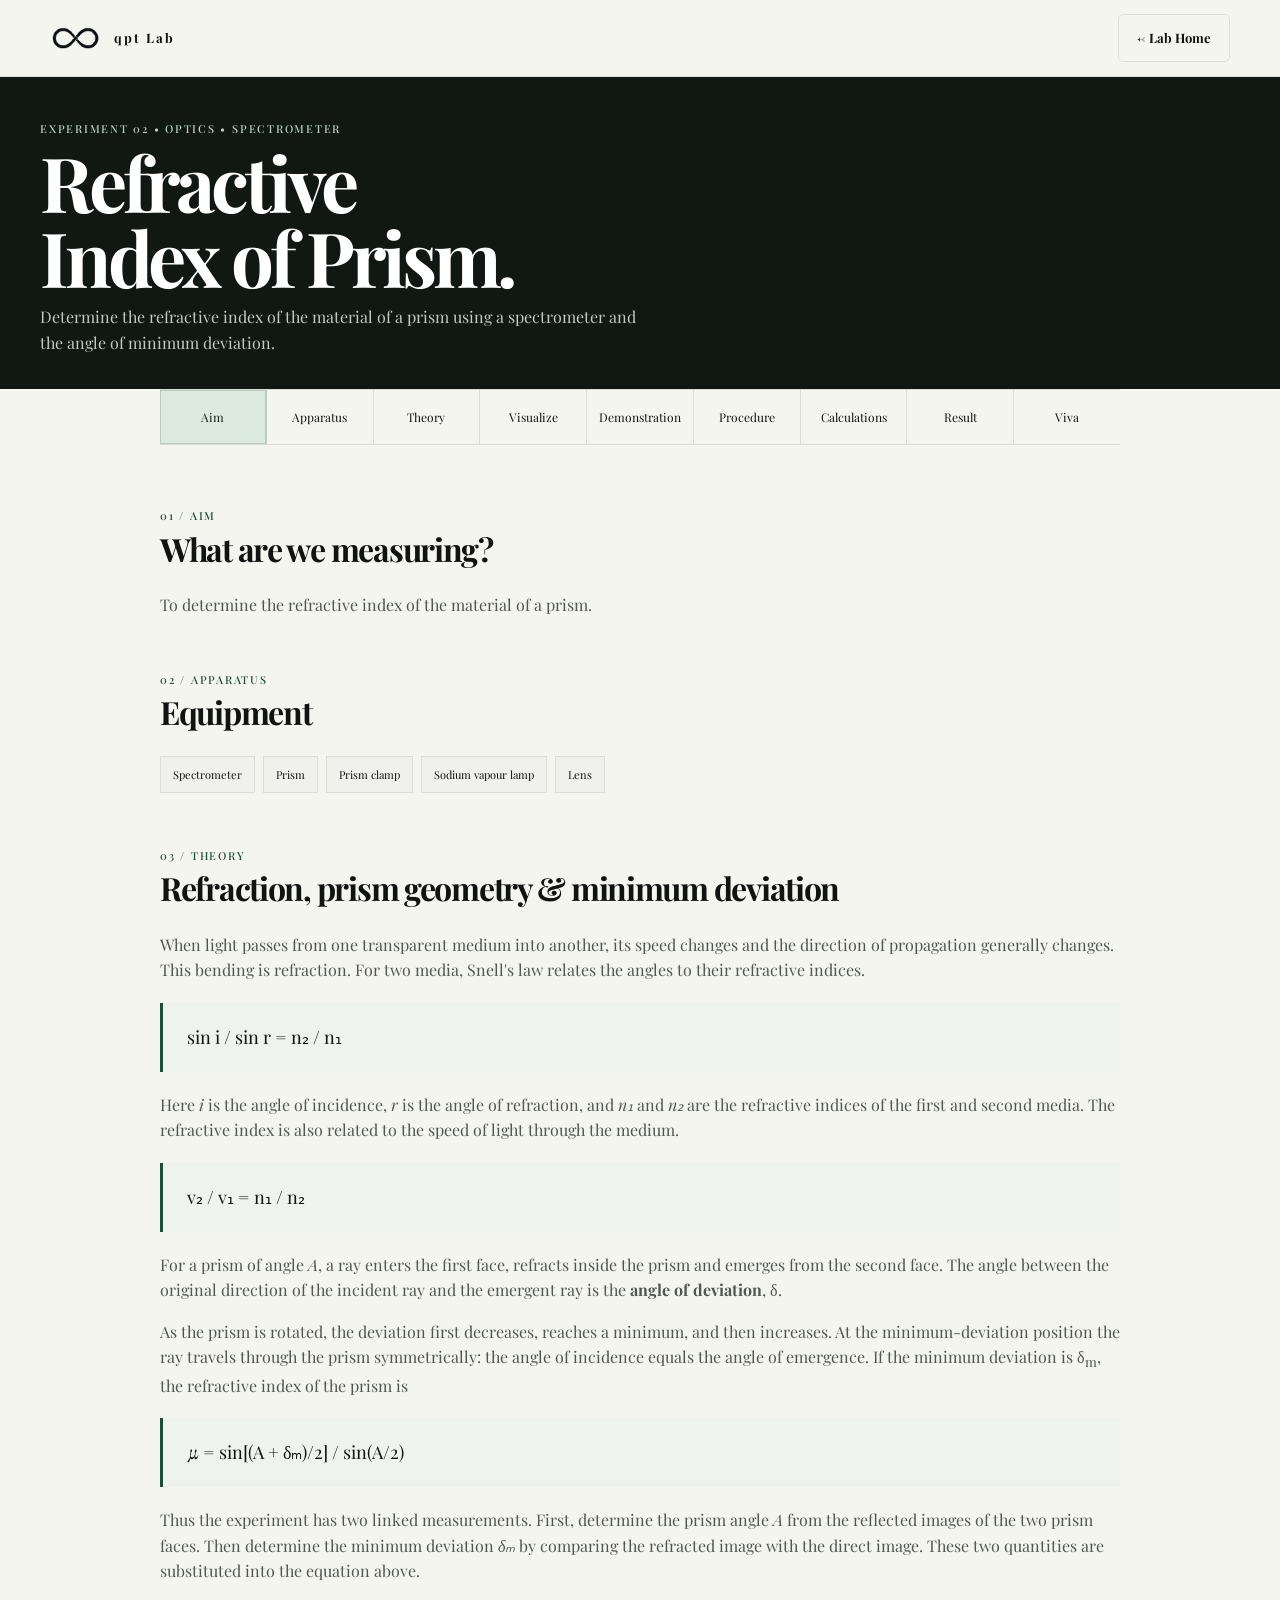
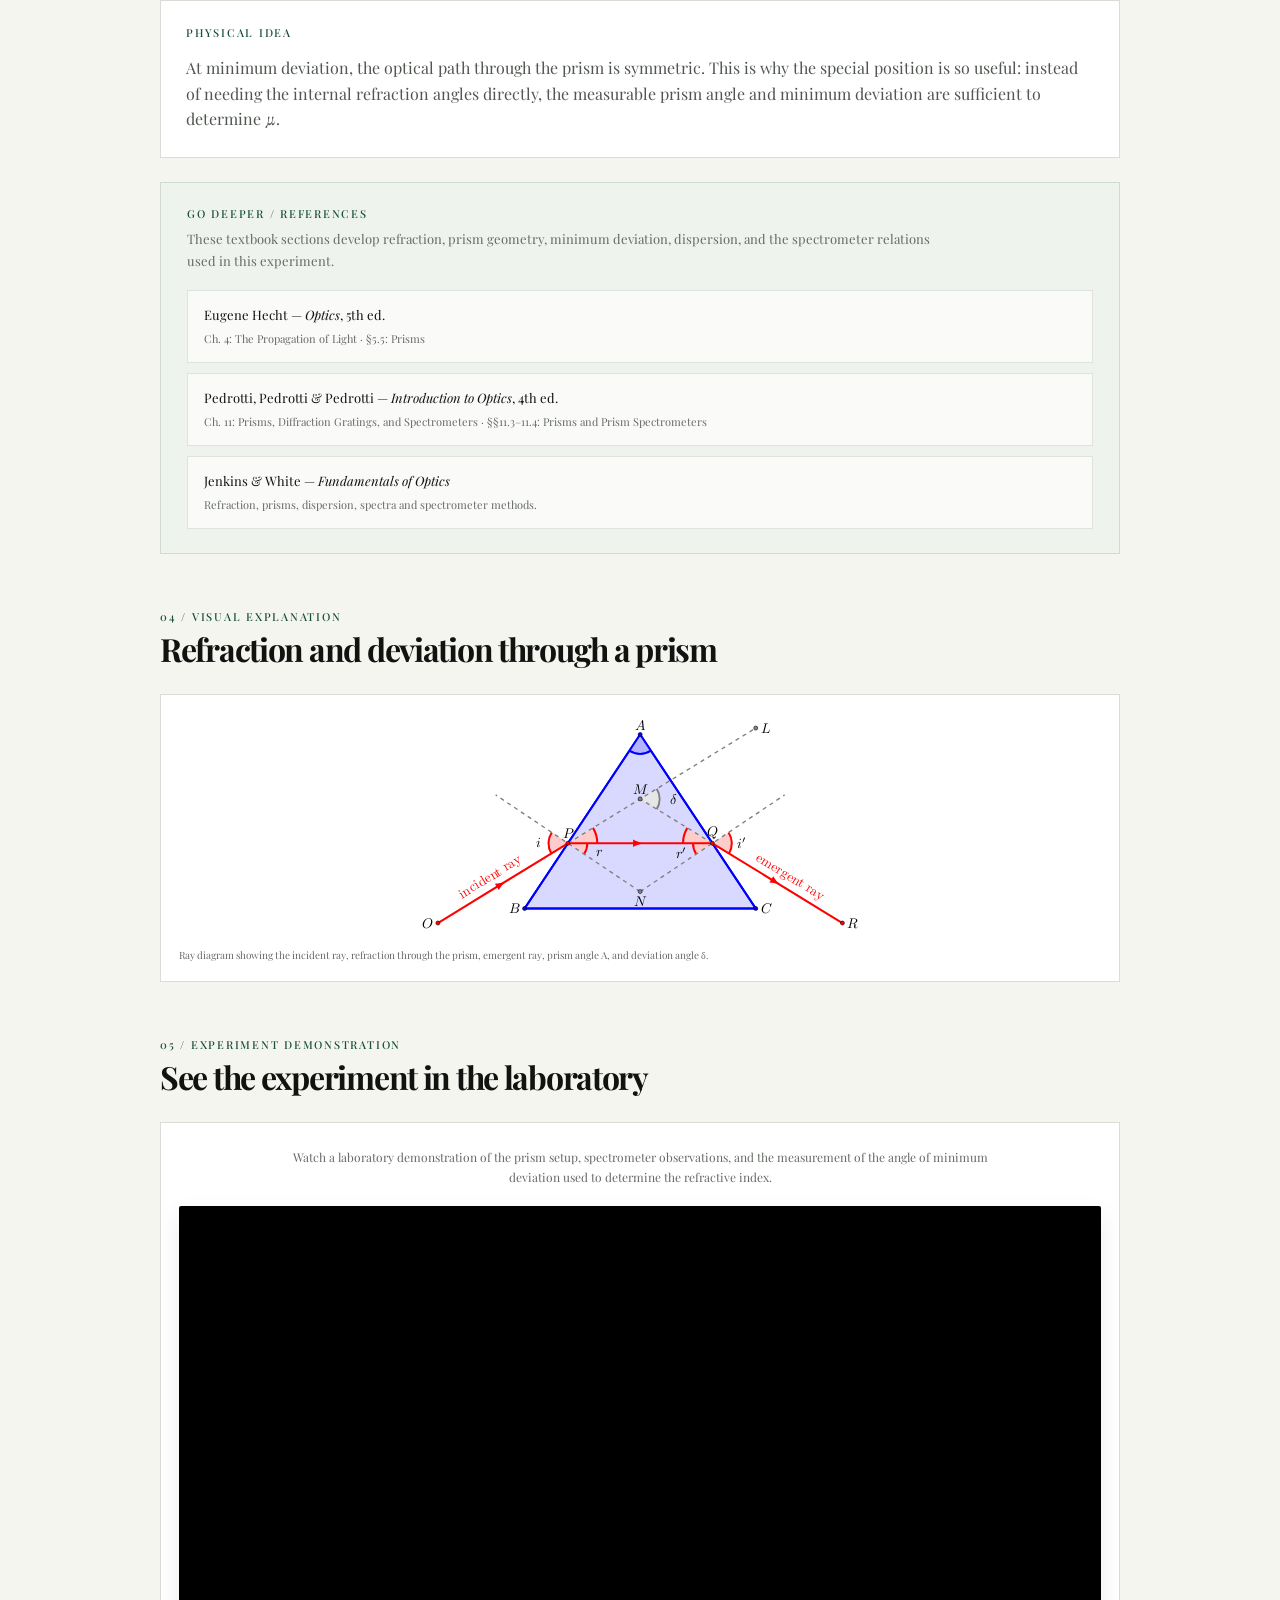
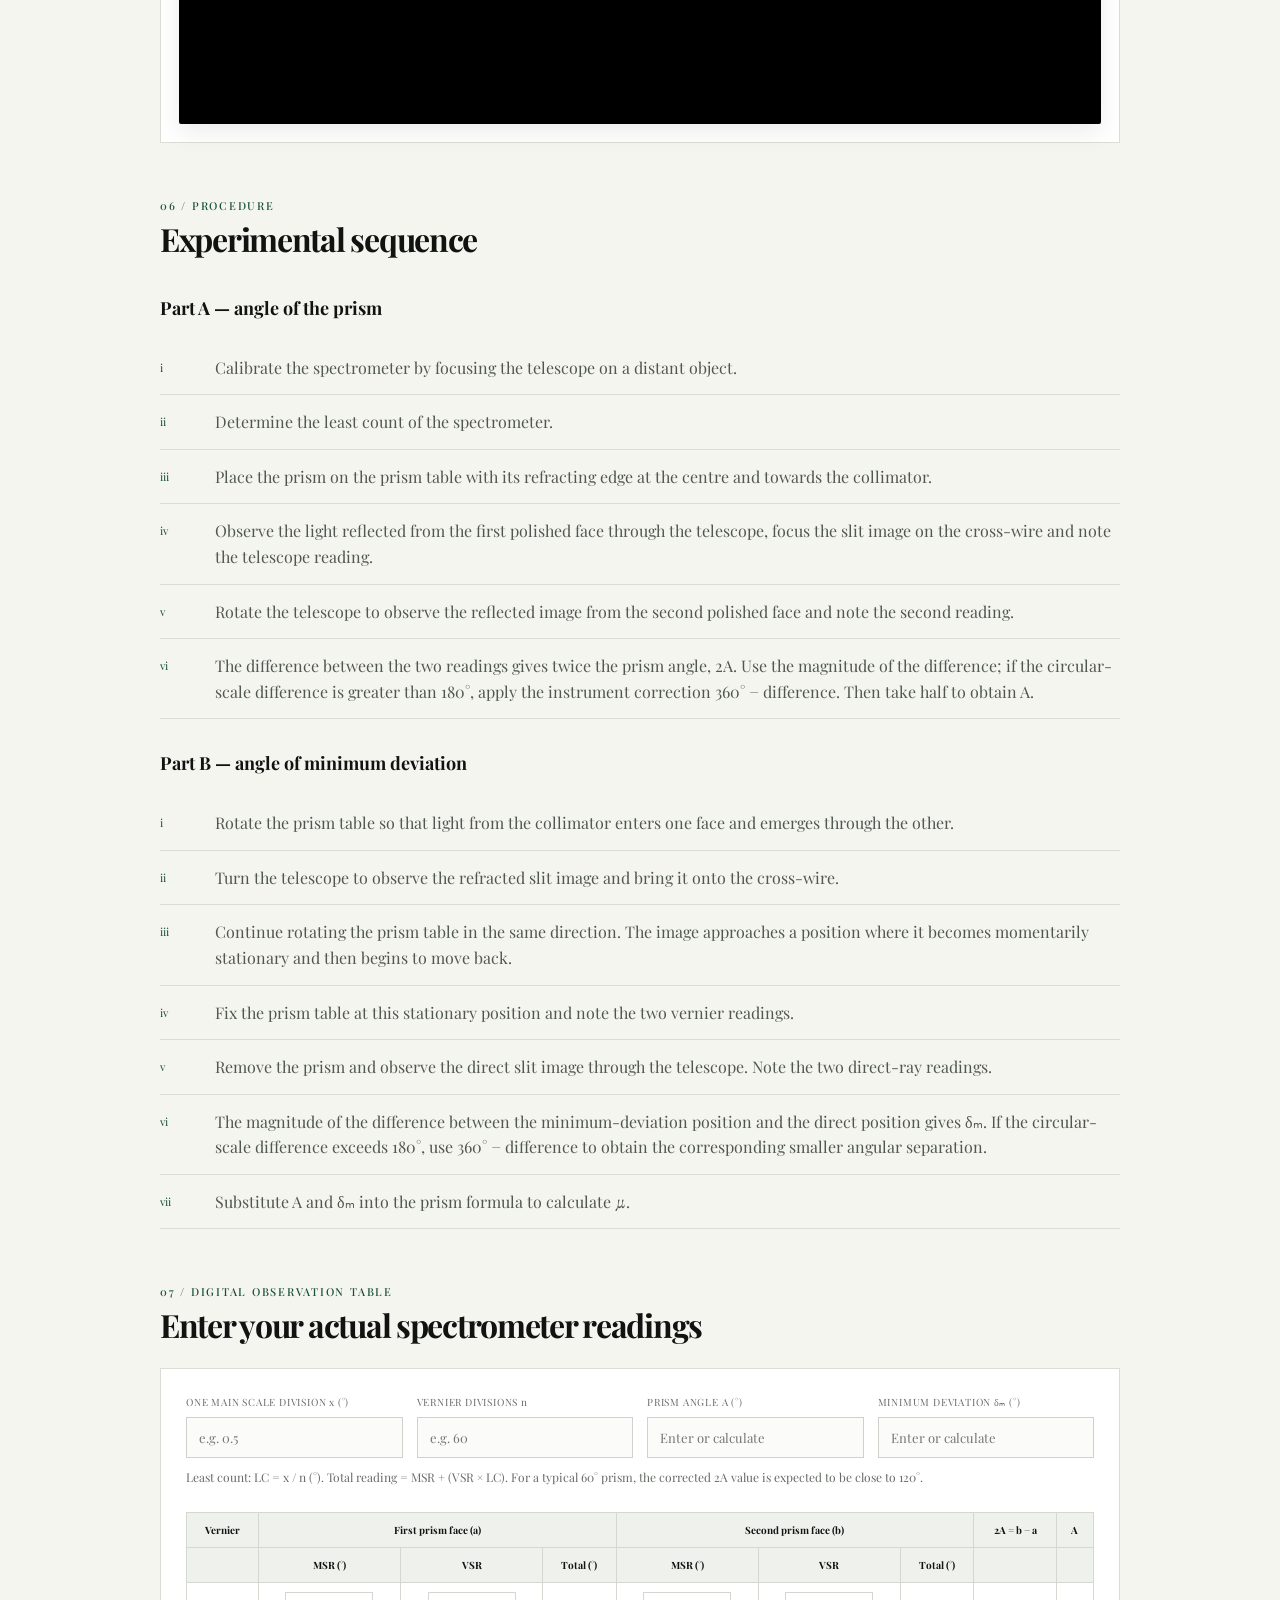
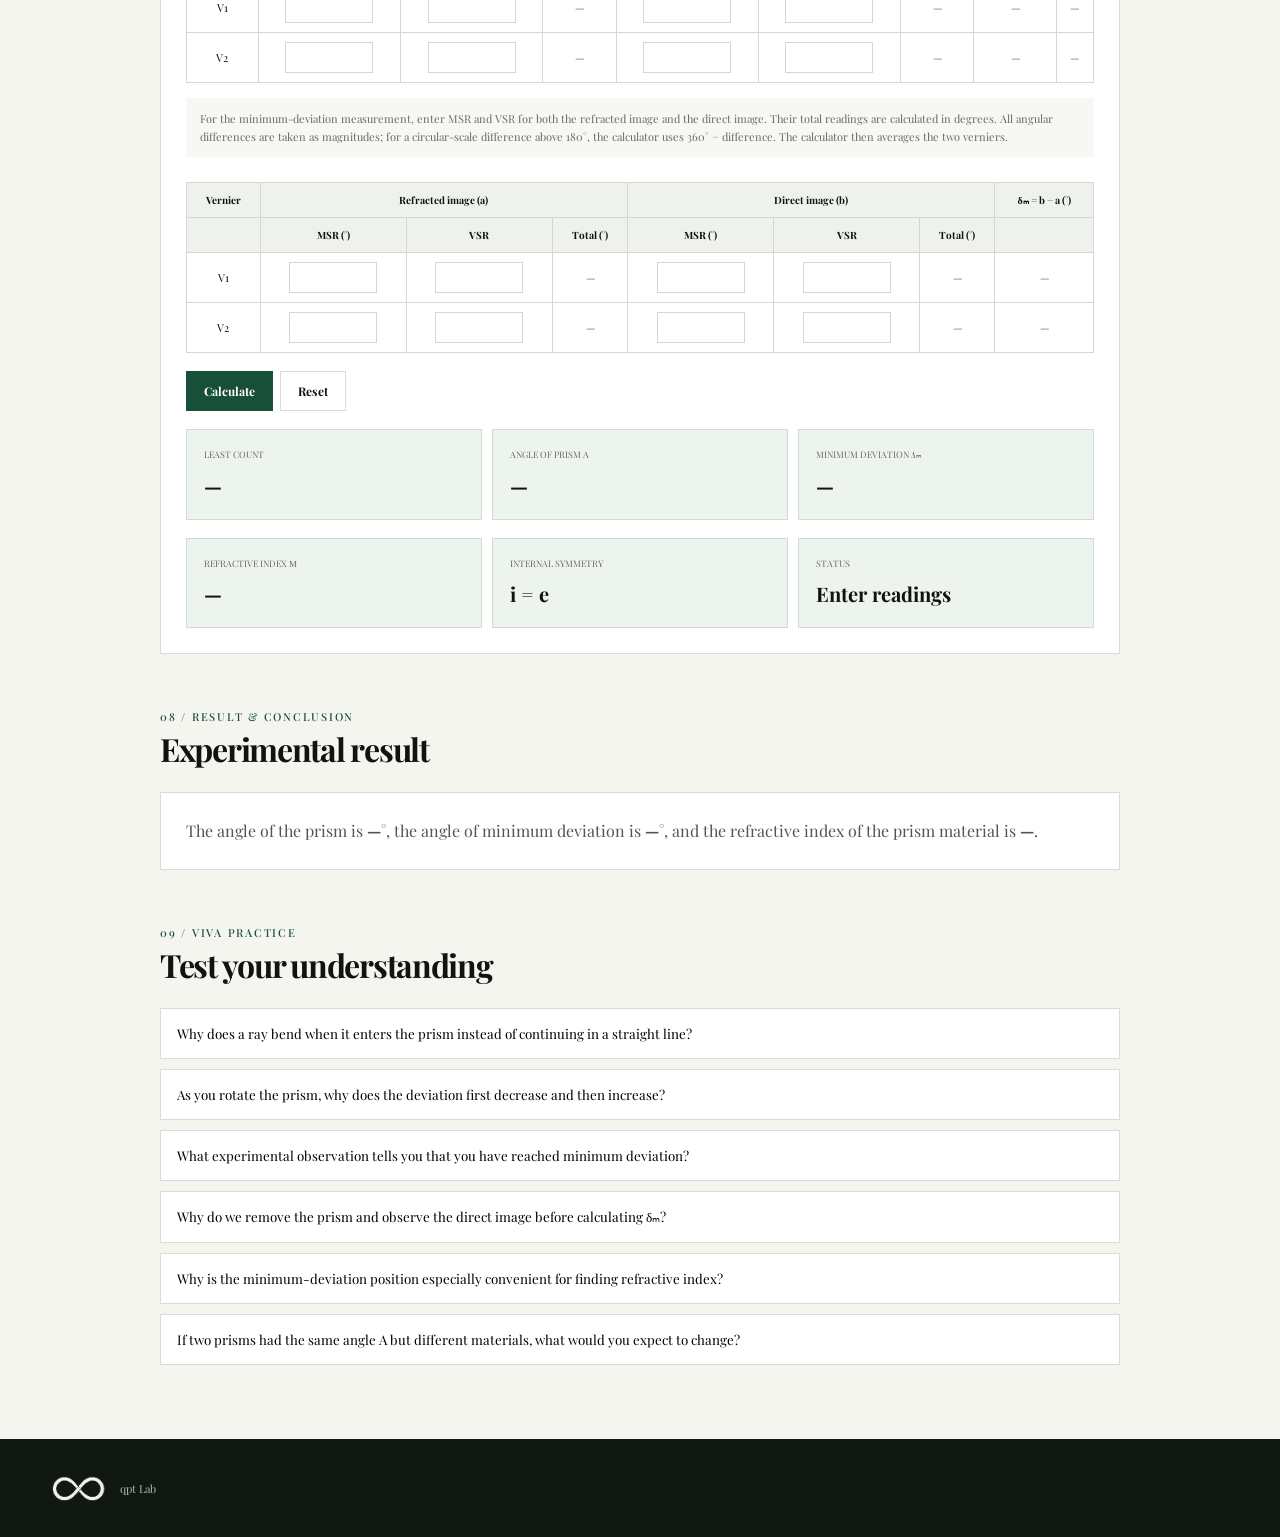
<file: experiment-02.html>
<!DOCTYPE html>
<html lang="en">
<head>
<link rel="preconnect" href="https://fonts.googleapis.com">
<link rel="preconnect" href="https://fonts.gstatic.com" crossorigin>
<link href="https://fonts.googleapis.com/css2?family=Playfair+Display:wght@400;500;600;700&display=swap" rel="stylesheet">
<meta charset="UTF-8">
<meta name="viewport" content="width=device-width, initial-scale=1.0">
<title>Experiment 02 | Refractive Index of Prism</title>
<link rel="stylesheet" href="style.css">
<style>
.exp-hero{background:var(--dark);color:#fff;padding:70px 0 55px;overflow:hidden}.exp-hero-grid{display:grid;grid-template-columns:1.05fr .95fr;gap:45px;align-items:center}.exp-hero h1{font-size:clamp(42px,6vw,76px);line-height:.98;letter-spacing:-.055em;max-width:850px;margin:18px 0}.exp-hero p{color:#c3cbc5;max-width:690px}.exp-hero .eyebrow{color:#b7d5c1}.prism-hero{border:1px solid #425048;background:#151d18;padding:18px}.prism-hero svg{display:block;width:100%;height:auto}.exp-layout{display:grid;grid-template-columns:210px 1fr;gap:42px}.side-nav{position:sticky;top:100px;height:max-content}.side-nav a{display:block;padding:9px 0;color:var(--muted);font-size:12px;border-bottom:1px solid var(--line)}.side-nav a:hover{color:var(--accent)}.content-block{margin-bottom:70px}.content-block h2{font-size:32px;letter-spacing:-.04em;margin:0 0 18px}.content-block h3{font-size:18px;margin-top:30px}.prose{color:#505650;max-width:790px}.equation{background:#eef3ed;border-left:3px solid var(--accent);padding:20px 24px;font-size:18px;margin:20px 0;overflow:auto}.apparatus{display:flex;flex-wrap:wrap;gap:8px}.chip{padding:9px 12px;background:#f0f1ed;border:1px solid var(--line);font-size:11px}.steps{counter-reset:step;list-style:none;padding:0;max-width:800px}.steps li{counter-increment:step;display:grid;grid-template-columns:40px 1fr;gap:15px;padding:14px 0;border-bottom:1px solid var(--line);color:#505650}.steps li:before{content:counter(step,lower-roman);font-size:11px;color:var(--accent);padding-top:4px}.visual-box{border:1px solid var(--line);background:#fff;padding:18px;margin-top:20px}.visual-box svg{display:block;width:100%;height:auto}.video-box{padding:18px}.video-frame{position:relative;width:100%;aspect-ratio:16/9;overflow:hidden;background:#111}.video-frame iframe{position:absolute;inset:0;width:100%;height:100%;border:0;display:block}.youtube-embed-frame{background:#000;border-radius:2px;box-shadow:0 8px 24px rgba(0,0,0,.08)}.video-heading-content{text-align:center;padding:6px 18px 18px;max-width:820px;margin:0 auto}.video-heading-content .video-title{font-size:20px;letter-spacing:.04em;margin-bottom:9px}.video-heading-content p{font:12px "Manrope",sans-serif;color:var(--muted);line-height:1.7;margin:0 auto;max-width:720px}@media(max-width:560px){.video-heading-content .video-title{font-size:17px}.video-heading-content{padding-left:4px;padding-right:4px}.video-box{padding:12px}}
.caption{font-size:10px;color:var(--muted);margin:12px 0 0}.lab-panel{background:#fff;border:1px solid var(--line);padding:25px}.form-grid{display:grid;grid-template-columns:repeat(4,1fr);gap:14px}.field label{display:block;font-size:10px;letter-spacing:.08em;color:var(--muted);margin-bottom:7px}.field input{width:100%;padding:11px 12px;border:1px solid #cdd2cb;background:#fbfcfa;font-size:13px;outline:none}.field input:focus{border-color:var(--accent)}.table-wrap{overflow-x:auto;margin-top:25px}.obs-table{width:100%;border-collapse:collapse;min-width:900px}.obs-table th,.obs-table td{border:1px solid #d4d8d1;padding:9px;text-align:center;font-size:11px}.obs-table th{background:#eef1ec;font-size:10px}.obs-table input{width:88px;padding:7px;border:1px solid #d2d7d0;font-size:11px;text-align:center}.result-grid{display:grid;grid-template-columns:repeat(3,1fr);gap:10px;margin-top:18px}.result{background:#edf3ed;border:1px solid #d1dbd1;padding:17px}.result span{display:block;font-size:9px;color:var(--muted);text-transform:uppercase}.result strong{display:block;font-size:20px;margin-top:8px}.button-calc{border:0;cursor:pointer;background:var(--accent);color:white;padding:12px 18px;font-size:12px;font-weight:700;margin-top:18px}.button-reset{border:1px solid var(--line);cursor:pointer;background:#fff;color:var(--ink);padding:11px 17px;font-size:12px;font-weight:700;margin:18px 0 0 7px}.note{margin-top:15px;padding:12px 14px;background:#f7f7f3;color:var(--muted);font-size:11px}.formula-note{font-size:12px;color:var(--muted);margin-top:10px}.viva{border:1px solid var(--line);background:#fff;margin:10px 0}.viva button{width:100%;border:0;background:none;text-align:left;padding:16px;cursor:pointer;font-weight:400}.viva .answer{display:none;padding:0 16px 16px;color:var(--muted);font-size:13px}.viva.open .answer{display:block}.reference{margin-top:18px;padding:16px 18px;background:#f7f8f4;border:1px solid var(--line);font-size:12px;color:var(--muted)}
@media(max-width:900px){.exp-hero-grid{grid-template-columns:1fr}.prism-hero{max-width:620px}.exp-layout{grid-template-columns:1fr}.side-nav{position:static;display:flex;overflow:auto;gap:20px;border-bottom:1px solid var(--line)}.side-nav a{white-space:nowrap;border:0}.form-grid{grid-template-columns:repeat(2,1fr)}}
@media(max-width:560px){.form-grid,.result-grid{grid-template-columns:1fr}.button-reset{margin-left:0}}

/* V20: horizontal quick-access navigation above the experiment hero */
.quick-access-bar{background:#f7f8f4;border-bottom:1px solid var(--line);border-top:1px solid var(--line);position:relative;z-index:5}
.quick-access-inner{display:flex;align-items:center;gap:28px;min-height:54px}
.quick-access-label{font-size:10px;letter-spacing:.16em;color:var(--accent);white-space:nowrap}
.quick-access-links{display:flex;align-items:center;gap:0;flex:1;overflow-x:auto;scrollbar-width:thin}
.quick-access-links a{display:inline-flex;align-items:center;min-height:54px;padding:0 17px;color:var(--muted);font-size:12px;text-decoration:none;border-left:1px solid var(--line);white-space:nowrap;transition:color .15s ease,background .15s ease}
.quick-access-links a:last-child{border-right:1px solid var(--line)}
.quick-access-links a:hover,.quick-access-links a:focus-visible{color:var(--ink);background:#eef3ed;outline:none}
@media(max-width:900px){.quick-access-inner{gap:14px}.quick-access-label{display:none}.quick-access-links a{padding:0 14px}}
</style>
<style id="playfair-global">html,body,body *{font-family:"Playfair Display",Georgia,serif!important}</style>


<style id="hero-flow-final">
/* Stable single-layer hero sweep: no duplicate text, no overlap, clean flat field. */
.exp-hero{position:relative;isolation:isolate;overflow:hidden;background:#f5f5f0;color:var(--ink);}
.hero-reveal{position:absolute;inset:0;z-index:0;background:var(--dark);transform:translate3d(-101%,0,0);will-change:transform;animation:heroFieldSweep 0.65s cubic-bezier(.72,0,.18,1) .05s forwards;}
.exp-hero>.container{position:relative;z-index:2;}
.hero-text-base{position:relative;z-index:2;color:var(--ink);}
.hero-text-base h1{color:var(--ink);animation:heroHeadingToWhite .08s linear .50s forwards;}
.hero-text-base p{color:#505650;animation:heroSubtextToWhite .08s linear .50s forwards;}
.hero-text-base .eyebrow{color:var(--accent);animation:heroEyebrowToWhite .08s linear .50s forwards;}
@keyframes heroFieldSweep{0%{transform:translate3d(-101%,0,0)}100%{transform:translate3d(0,0,0)}}
@keyframes heroHeadingToWhite{from{color:var(--ink)}to{color:#fff}}
@keyframes heroSubtextToWhite{from{color:#505650}to{color:#c3cbc5}}
@keyframes heroEyebrowToWhite{from{color:var(--accent)}to{color:#b7d5c1}}
@media(prefers-reduced-motion:reduce){.hero-reveal{animation:none;transform:none}.hero-text-base h1,.hero-text-base p,.hero-text-base .eyebrow{animation:none;color:inherit}.hero-text-base p{color:#c3cbc5}.hero-text-base .eyebrow{color:#b7d5c1}.exp-hero{background:var(--dark);color:#fff}.hero-text-base h1{color:#fff}}
@media(max-width:700px){.hero-reveal{animation-duration:.65s}}
</style>

<style id="quick-access-in-hero">
/* V21: quick access sits inside the dark hero, directly below the experiment title and subtitle. */
.exp-hero .quick-access-bar, .exp4-hero .quick-access-bar{
  background:transparent;
  border:0;
  border-top:1px solid rgba(195,203,197,.32);
  position:relative;
  z-index:4;
  margin-top:32px;
}
.exp-hero .quick-access-inner, .exp4-hero .quick-access-inner{
  display:flex;
  align-items:center;
  gap:24px;
  min-height:50px;
}
.exp-hero .quick-access-label, .exp4-hero .quick-access-label{
  color:#b7d5c1;
  font-size:9px;
  letter-spacing:.18em;
  white-space:nowrap;
}
.exp-hero .quick-access-links, .exp4-hero .quick-access-links{
  display:flex;
  align-items:stretch;
  flex:1;
  overflow-x:auto;
  scrollbar-width:none;
}
.exp-hero .quick-access-links::-webkit-scrollbar, .exp4-hero .quick-access-links::-webkit-scrollbar{display:none}
.exp-hero .quick-access-links a, .exp4-hero .quick-access-links a{
  display:inline-flex;
  align-items:center;
  min-height:50px;
  padding:0 16px;
  color:#c3cbc5;
  font-size:11px;
  text-decoration:none;
  border-left:1px solid rgba(195,203,197,.18);
  white-space:nowrap;
  transition:background .18s ease,color .18s ease;
}
.exp-hero .quick-access-links a:last-child, .exp4-hero .quick-access-links a:last-child{border-right:1px solid rgba(195,203,197,.18)}
.exp-hero .quick-access-links a:hover, .exp-hero .quick-access-links a:focus-visible,
.exp4-hero .quick-access-links a:hover, .exp4-hero .quick-access-links a:focus-visible{
  background:rgba(183,213,193,.10);
  color:#fff;
  outline:none;
}
@media(max-width:900px){
  .exp-hero .quick-access-inner, .exp4-hero .quick-access-inner{gap:12px}
  .exp-hero .quick-access-label, .exp4-hero .quick-access-label{display:none}
  .exp-hero .quick-access-links a, .exp4-hero .quick-access-links a{padding:0 13px}
}
</style>

<style id="quick-access-in-hero-v21">
/* V21: Quick access is part of the dark hero, immediately below the title and subtitle. */
.exp-hero .quick-access-bar,.exp4-hero .quick-access-bar{background:transparent!important;border:0!important;border-top:1px solid rgba(195,203,197,.30)!important;position:relative;z-index:4;margin-top:30px!important;}
.exp-hero .quick-access-inner,.exp4-hero .quick-access-inner{display:flex;align-items:center;gap:24px;min-height:48px;}
.exp-hero .quick-access-label,.exp4-hero .quick-access-label{color:#b7d5c1;font-size:9px;letter-spacing:.18em;white-space:nowrap;}
.exp-hero .quick-access-links,.exp4-hero .quick-access-links{display:flex;align-items:stretch;flex:1;overflow-x:auto;scrollbar-width:none;}
.exp-hero .quick-access-links::-webkit-scrollbar,.exp4-hero .quick-access-links::-webkit-scrollbar{display:none;}
.exp-hero .quick-access-links a,.exp4-hero .quick-access-links a{display:inline-flex;align-items:center;min-height:48px;padding:0 15px;color:#c3cbc5;font-size:11px;text-decoration:none;border-left:1px solid rgba(195,203,197,.17);white-space:nowrap;transition:background .18s ease,color .18s ease;}
.exp-hero .quick-access-links a:last-child,.exp4-hero .quick-access-links a:last-child{border-right:1px solid rgba(195,203,197,.17);}
.exp-hero .quick-access-links a:hover,.exp-hero .quick-access-links a:focus-visible,.exp4-hero .quick-access-links a:hover,.exp4-hero .quick-access-links a:focus-visible{background:rgba(183,213,193,.10);color:#fff;outline:none;}
@media(max-width:900px){.exp-hero .quick-access-inner,.exp4-hero .quick-access-inner{gap:12px}.exp-hero .quick-access-label,.exp4-hero .quick-access-label{display:none}.exp-hero .quick-access-links a,.exp4-hero .quick-access-links a{padding:0 13px;}}
</style>

<style id="quick-access-grid-fix-v21">
.exp-hero-grid .quick-access-bar{grid-column:1 / -1;width:100%;}
</style>

<style id="v22-compact-fullwidth">
/* V22: compact experiment hero and full-width experiment content. */
.exp-hero,.exp4-hero{padding-top:42px!important;padding-bottom:0!important;}
.exp-hero h1,.exp4-hero h1{margin-top:12px!important;margin-bottom:12px!important;}
.exp-hero p,.exp4-hero p{max-width:none!important;margin-bottom:0!important;}
.exp-hero .quick-access-bar,.exp4-hero .quick-access-bar{margin-top:22px!important;}
.exp-hero .quick-access-inner,.exp4-hero .quick-access-inner{min-height:48px!important;}
.exp-layout{display:block!important;width:100%!important;}
.exp-layout>.side-nav{display:none!important;}
.exp-layout>main,.exp-layout>.exp-main,.exp-layout>.content{width:100%!important;max-width:none!important;min-width:0!important;}
.content-block{width:100%!important;max-width:none!important;}
.content-block .prose,.prose,.steps{max-width:none!important;width:100%!important;}
.equation,.visual-box,.lab-panel,.reference{max-width:none!important;width:100%;box-sizing:border-box;}
@media(max-width:900px){.exp-hero,.exp4-hero{padding-top:32px!important;padding-bottom:0!important;}}
</style>

<style id="v22-final-page-width">
/* V22 final: compact hero + broad reading column, matching the approved preview. */
.exp-hero,.exp4-hero{padding-top:38px!important;padding-bottom:0!important;}
.exp-hero h1,.exp4-hero h1{margin:10px 0 10px!important;}
.exp-hero p,.exp4-hero p{max-width:none!important;margin:0!important;}
.exp-hero .quick-access-bar,.exp4-hero .quick-access-bar{margin-top:20px!important;}
.exp-hero>.container,.exp4-hero>.container,main.section.container{width:calc(100% - 80px)!important;max-width:1440px!important;}
main.section.container .content-block,main.section.container .prose,main.section.container .steps{width:100%!important;max-width:none!important;}
main.section.container .equation,main.section.container .visual-box,main.section.container .lab-panel,main.section.container .reference{width:100%!important;max-width:none!important;}
@media(max-width:900px){.exp-hero>.container,.exp4-hero>.container,main.section.container{width:calc(100% - 40px)!important}.exp-hero,.exp4-hero{padding-top:30px!important;}}
</style>

<style id="v28-quick-access-light-active">
/* V28: quiet cream navigation with the same light-green selection used in the lab schedule. */
.experiment-page > .quick-access-bar {
  background: var(--bg) !important;
  border-top: 1px solid var(--line) !important;
  border-bottom: 1px solid var(--line) !important;
}
.experiment-page > .quick-access-bar .quick-access-label {
  color: var(--muted) !important;
  border-right: 1px solid var(--line) !important;
}
.experiment-page > .quick-access-bar .quick-access-links a {
  color: var(--ink) !important;
  background: var(--bg) !important;
  border-left: 1px solid var(--line) !important;
  transition: background .18s ease, color .18s ease, border-color .18s ease !important;
}
.experiment-page > .quick-access-bar .quick-access-links a:hover,
.experiment-page > .quick-access-bar .quick-access-links a:focus-visible {
  background: var(--accent-2) !important;
  color: var(--ink) !important;
  outline: none !important;
}
.experiment-page > .quick-access-bar .quick-access-links a.active {
  background: var(--accent-2) !important;
  color: var(--accent-ink, #142319) !important;
  border-color: #b9ccbF !important;
  box-shadow: inset 0 0 0 1px #b9ccbF !important;
}
.experiment-page > .quick-access-bar .quick-access-links a.active + a {
  border-left-color: #b9ccbF !important;
}
</style>

<style id="v28-unified-experiment-spacing">
/* V28: unified vertical rhythm across all individual experiment pages. */
.experiment-page > main.section.container {
  padding-top: 64px !important;
  padding-bottom: 64px !important;
}
.experiment-page > main.section.container .content-block {
  margin-bottom: 56px !important;
}
.experiment-page > main.section.container .content-block:last-child {
  margin-bottom: 0 !important;
}
@media (max-width: 900px) {
  .experiment-page > main.section.container {
    padding-top: 48px !important;
    padding-bottom: 48px !important;
  }
  .experiment-page > main.section.container .content-block {
    margin-bottom: 44px !important;
  }
}
</style>

</head>
<body class="experiment-page">
<header class="site-header"><nav class="nav container">
<a class="brand" href="index.html"><span class="brand-mark" aria-hidden="true"><img src="infinity-logo.png" alt=""></span><span><strong>qpt Lab</strong></span></a>
<a class="button secondary" style="color:var(--ink);border-color:var(--line)" href="index.html">← Lab Home</a>
</nav></header>


<section class="exp-hero"><div class="hero-black"></div><div class="hero-white-cover"></div><div class="container exp-hero-grid">
<div class="hero-text-base hero-content-reveal">
<div class="eyebrow">EXPERIMENT 02 • OPTICS • SPECTROMETER</div>
<h1>Refractive<br>Index of Prism.</h1>
<p>Determine the refractive index of the material of a prism using a spectrometer and the angle of minimum deviation.</p>
</div>
</div>
</section>

<div class="quick-access-bar"><div class="quick-access-inner"><div class="quick-access-label">QUICK ACCESS</div><nav class="quick-access-links" aria-label="Experiment sections"><a href="#aim">Aim</a><a href="#apparatus">Apparatus</a><a href="#theory">Theory</a><a href="#visual">Visualize</a><a href="#demonstration">Demonstration</a><a href="#procedure">Procedure</a><a href="#calculator">Calculations</a><a href="#result">Result</a><a href="#viva">Viva</a></nav></div></div>



<main class="section container"><div>
<section id="aim" class="content-block"><div class="eyebrow">01 / AIM</div><h2>What are we measuring?</h2><p class="prose">To determine the refractive index of the material of a prism.</p></section>

<section id="apparatus" class="content-block"><div class="eyebrow">02 / APPARATUS</div><h2>Equipment</h2><div class="apparatus"><span class="chip">Spectrometer</span><span class="chip">Prism</span><span class="chip">Prism clamp</span><span class="chip">Sodium vapour lamp</span><span class="chip">Lens</span></div></section>

<section id="theory" class="content-block"><div class="eyebrow">03 / THEORY</div><h2>Refraction, prism geometry & minimum deviation</h2>
<p class="prose">When light passes from one transparent medium into another, its speed changes and the direction of propagation generally changes. This bending is refraction. For two media, Snell's law relates the angles to their refractive indices.</p>
<div class="equation">sin i / sin r = n₂ / n₁</div>
<p class="prose">Here <em>i</em> is the angle of incidence, <em>r</em> is the angle of refraction, and <em>n₁</em> and <em>n₂</em> are the refractive indices of the first and second media. The refractive index is also related to the speed of light through the medium.</p>
<div class="equation">v₂ / v₁ = n₁ / n₂</div>
<p class="prose">For a prism of angle <em>A</em>, a ray enters the first face, refracts inside the prism and emerges from the second face. The angle between the original direction of the incident ray and the emergent ray is the <strong>angle of deviation</strong>, δ.</p>
<p class="prose">As the prism is rotated, the deviation first decreases, reaches a minimum, and then increases. At the minimum-deviation position the ray travels through the prism symmetrically: the angle of incidence equals the angle of emergence. If the minimum deviation is δ<sub>m</sub>, the refractive index of the prism is</p>
<div class="equation">μ = sin[(A + δₘ)/2] / sin(A/2)</div>
<p class="prose">Thus the experiment has two linked measurements. First, determine the prism angle <em>A</em> from the reflected images of the two prism faces. Then determine the minimum deviation <em>δₘ</em> by comparing the refracted image with the direct image. These two quantities are substituted into the equation above.</p>
<div class="lab-panel"><div class="eyebrow">PHYSICAL IDEA</div><p class="prose" style="margin-bottom:0">At minimum deviation, the optical path through the prism is symmetric. This is why the special position is so useful: instead of needing the internal refraction angles directly, the measurable prism angle and minimum deviation are sufficient to determine μ.</p></div>
<div class="deep-references">
<div class="eyebrow">GO DEEPER / REFERENCES</div>
<p class="deep-references-intro">These textbook sections develop refraction, prism geometry, minimum deviation, dispersion, and the spectrometer relations used in this experiment.</p>
<div class="deep-reference-list">
<div class="deep-reference"><div class="deep-reference-title">Eugene Hecht — <em>Optics</em>, 5th ed.</div><div class="deep-reference-topic">Ch. 4: The Propagation of Light · §5.5: Prisms</div></div>
<div class="deep-reference"><div class="deep-reference-title">Pedrotti, Pedrotti &amp; Pedrotti — <em>Introduction to Optics</em>, 4th ed.</div><div class="deep-reference-topic">Ch. 11: Prisms, Diffraction Gratings, and Spectrometers · §§11.3–11.4: Prisms and Prism Spectrometers</div></div>
<div class="deep-reference"><div class="deep-reference-title">Jenkins &amp; White — <em>Fundamentals of Optics</em></div><div class="deep-reference-topic">Refraction, prisms, dispersion, spectra and spectrometer methods.</div></div>
</div></div>
</section>

<section id="visual" class="content-block"><div class="eyebrow">04 / VISUAL EXPLANATION</div><h2>Refraction and deviation through a prism</h2><div class="visual-box">
<img src="deviation-by-a-prism.svg" alt="Ray diagram showing refraction and deviation through a prism" class="prism-diagram-small">
<p class="caption">Ray diagram showing the incident ray, refraction through the prism, emergent ray, prism angle A, and deviation angle δ.</p></div></section>

<section id="demonstration" class="content-block">
<div class="eyebrow">05 / EXPERIMENT DEMONSTRATION</div>
<h2>See the experiment in the laboratory</h2>
<div class="visual-box video-box">
<div class="video-heading-content">
<p>Watch a laboratory demonstration of the prism setup, spectrometer observations, and the measurement of the angle of minimum deviation used to determine the refractive index.</p>
</div>
<div class="video-frame youtube-embed-frame">
<iframe src="https://www.youtube.com/embed/aFH90Kdwzb8?start=5&amp;rel=0" title="Prism experiment laboratory demonstration" allow="accelerometer; autoplay; clipboard-write; encrypted-media; gyroscope; picture-in-picture; web-share" allowfullscreen loading="lazy" referrerpolicy="strict-origin-when-cross-origin"></iframe>
</div>
</div>
</section>

<section id="procedure" class="content-block"><div class="eyebrow">06 / PROCEDURE</div><h2>Experimental sequence</h2>
<h3>Part A — angle of the prism</h3><ol class="steps"><li>Calibrate the spectrometer by focusing the telescope on a distant object.</li><li>Determine the least count of the spectrometer.</li><li>Place the prism on the prism table with its refracting edge at the centre and towards the collimator.</li><li>Observe the light reflected from the first polished face through the telescope, focus the slit image on the cross-wire and note the telescope reading.</li><li>Rotate the telescope to observe the reflected image from the second polished face and note the second reading.</li><li>The difference between the two readings gives twice the prism angle, 2A. Use the magnitude of the difference; if the circular-scale difference is greater than 180°, apply the instrument correction 360° − difference. Then take half to obtain A.</li></ol>
<h3>Part B — angle of minimum deviation</h3><ol class="steps"><li>Rotate the prism table so that light from the collimator enters one face and emerges through the other.</li><li>Turn the telescope to observe the refracted slit image and bring it onto the cross-wire.</li><li>Continue rotating the prism table in the same direction. The image approaches a position where it becomes momentarily stationary and then begins to move back.</li><li>Fix the prism table at this stationary position and note the two vernier readings.</li><li>Remove the prism and observe the direct slit image through the telescope. Note the two direct-ray readings.</li><li>The magnitude of the difference between the minimum-deviation position and the direct position gives δₘ. If the circular-scale difference exceeds 180°, use 360° − difference to obtain the corresponding smaller angular separation.</li><li>Substitute A and δₘ into the prism formula to calculate μ.</li></ol>
</section>

<section id="calculator" class="content-block"><div class="eyebrow">07 / DIGITAL OBSERVATION TABLE</div><h2>Enter your actual spectrometer readings</h2><div class="lab-panel">
<div class="form-grid"><div class="field"><label>ONE MAIN SCALE DIVISION x (°)</label><input id="msd" type="number" step="any" placeholder="e.g. 0.5"></div><div class="field"><label>VERNIER DIVISIONS n</label><input id="vd" type="number" step="any" placeholder="e.g. 60"></div><div class="field"><label>PRISM ANGLE A (°)</label><input id="A" type="number" step="any" placeholder="Enter or calculate"></div><div class="field"><label>MINIMUM DEVIATION δₘ (°)</label><input id="D" type="number" step="any" placeholder="Enter or calculate"></div></div>
<div class="formula-note">Least count: LC = x / n (°). Total reading = MSR + (VSR × LC). For a typical 60° prism, the corrected 2A value is expected to be close to 120°.</div>
<div class="table-wrap"><table class="obs-table"><thead><tr><th>Vernier</th><th colspan="3">First prism face (a)</th><th colspan="3">Second prism face (b)</th><th>2A = b − a</th><th>A</th></tr><tr><th></th><th>MSR (°)</th><th>VSR</th><th>Total (°)</th><th>MSR (°)</th><th>VSR</th><th>Total (°)</th><th></th><th></th></tr></thead><tbody>
<tr><td>V1</td><td><input id="a1m"></td><td><input id="a1v"></td><td id="a1t" class="auto">—</td><td><input id="b1m"></td><td><input id="b1v"></td><td id="b1t" class="auto">—</td><td id="twiceA1" class="auto">—</td><td id="angleA1" class="auto">—</td></tr>
<tr><td>V2</td><td><input id="a2m"></td><td><input id="a2v"></td><td id="a2t" class="auto">—</td><td><input id="b2m"></td><td><input id="b2v"></td><td id="b2t" class="auto">—</td><td id="twiceA2" class="auto">—</td><td id="angleA2" class="auto">—</td></tr>
</tbody></table></div>
<div class="note">For the minimum-deviation measurement, enter MSR and VSR for both the refracted image and the direct image. Their total readings are calculated in degrees. All angular differences are taken as magnitudes; for a circular-scale difference above 180°, the calculator uses 360° − difference. The calculator then averages the two verniers.</div>
<div class="table-wrap"><table class="obs-table" style="min-width:900px"><thead><tr><th>Vernier</th><th colspan="3">Refracted image (a)</th><th colspan="3">Direct image (b)</th><th>δₘ = b − a (°)</th></tr><tr><th></th><th>MSR (°)</th><th>VSR</th><th>Total (°)</th><th>MSR (°)</th><th>VSR</th><th>Total (°)</th><th></th></tr></thead><tbody>
<tr><td>V1</td><td><input id="r1m"></td><td><input id="r1v"></td><td id="r1t" class="auto">—</td><td><input id="d1m"></td><td><input id="d1v"></td><td id="d1t" class="auto">—</td><td id="del1" class="auto">—</td></tr><tr><td>V2</td><td><input id="r2m"></td><td><input id="r2v"></td><td id="r2t" class="auto">—</td><td><input id="d2m"></td><td><input id="d2v"></td><td id="d2t" class="auto">—</td><td id="del2" class="auto">—</td></tr></tbody></table></div>
<button class="button-calc" onclick="calculatePrism()">Calculate</button><button class="button-reset" onclick="resetPrism()">Reset</button>
<div class="result-grid"><div class="result"><span>LEAST COUNT</span><strong id="lcOut">—</strong></div><div class="result"><span>ANGLE OF PRISM A</span><strong id="aOut">—</strong></div><div class="result"><span>MINIMUM DEVIATION δₘ</span><strong id="dOut">—</strong></div></div>
<div class="result-grid"><div class="result"><span>REFRACTIVE INDEX μ</span><strong id="muOut">—</strong></div><div class="result"><span>INTERNAL SYMMETRY</span><strong id="symOut">i = e</strong></div><div class="result"><span>STATUS</span><strong id="statusOut">Enter readings</strong></div></div>
</div></section>

<section id="result" class="content-block"><div class="eyebrow">08 / RESULT & CONCLUSION</div><h2>Experimental result</h2><div class="lab-panel"><p class="prose" style="margin:0">The angle of the prism is <strong id="resultA">—</strong>°, the angle of minimum deviation is <strong id="resultD">—</strong>°, and the refractive index of the prism material is <strong id="resultMu">—</strong>.</p></div></section>

<section id="viva" class="content-block"><div class="eyebrow">09 / VIVA PRACTICE</div><h2>Test your understanding</h2>
<div class="viva"><button onclick="toggleViva(this)">Why does a ray bend when it enters the prism instead of continuing in a straight line?</button><div class="answer">Think in terms of the change in the speed of light between media. The direction changes because the wavefront changes its speed at the boundary; Snell's law describes the resulting relationship between the angles.</div></div>
<div class="viva"><button onclick="toggleViva(this)">As you rotate the prism, why does the deviation first decrease and then increase?</button><div class="answer">The geometry of incidence and emergence changes continuously. There is one special orientation where the path is symmetric and the deviation reaches its smallest value. Moving away from that orientation increases the deviation again.</div></div>
<div class="viva"><button onclick="toggleViva(this)">What experimental observation tells you that you have reached minimum deviation?</button><div class="answer">The refracted image becomes momentarily stationary as the prism table is rotated in the chosen direction. After that point the image begins to move back, so the stationary position is used as the minimum-deviation position.</div></div>
<div class="viva"><button onclick="toggleViva(this)">Why do we remove the prism and observe the direct image before calculating δₘ?</button><div class="answer">The direct image provides the reference direction of the incident beam. Comparing it with the refracted image tells us how much the ray has actually been deviated by the prism.</div></div>
<div class="viva"><button onclick="toggleViva(this)">Why is the minimum-deviation position especially convenient for finding refractive index?</button><div class="answer">At minimum deviation the path is symmetric, so the angle of incidence equals the angle of emergence. That symmetry lets the refractive index be written directly in terms of the measurable prism angle A and minimum deviation δₘ.</div></div>
<div class="viva"><button onclick="toggleViva(this)">If two prisms had the same angle A but different materials, what would you expect to change?</button><div class="answer">Their minimum deviations would generally differ because the refractive indices differ. A larger refractive index produces a larger deviation for the same prism geometry at the minimum-deviation condition.</div></div>
</section>
</div></div></main>

<footer>
  <div class="container footer-inner">
    <span class="footer-brand">
      <span class="footer-mark" aria-hidden="true"><img src="infinity-logo.png" alt=""></span>
      <span>qpt Lab</span>
    </span>
  </div>
</footer>

<script>
function num(id){const v=parseFloat(document.getElementById(id).value);return Number.isFinite(v)?v:null}
function fmt(v,n=4){return Number.isFinite(v)?v.toFixed(n):'—'}
function total(m,v,lc){return m!=null&&v!=null&&lc!=null?m+v*lc:null}
function calculatePrism(){
 const x=num('msd'), n=num('vd'); const lc=x!=null&&n?x/n:null; document.getElementById('lcOut').textContent=lc!=null?fmt(lc,4)+'°':'—';
 const a1=total(num('a1m'),num('a1v'),lc), b1=total(num('b1m'),num('b1v'),lc), a2=total(num('a2m'),num('a2v'),lc), b2=total(num('b2m'),num('b2v'),lc);
 document.getElementById('a1t').textContent=fmt(a1,4);document.getElementById('b1t').textContent=fmt(b1,4);document.getElementById('a2t').textContent=fmt(a2,4);document.getElementById('b2t').textContent=fmt(b2,4);
 const correctedDifference=(a,b)=>{if(a==null||b==null)return null;const raw=Math.abs(a-b);return raw>180?360-raw:raw;};
 const tA1=correctedDifference(b1,a1),tA2=correctedDifference(b2,a2); const A1=tA1!=null?tA1/2:null,A2=tA2!=null?tA2/2:null;
 document.getElementById('twiceA1').textContent=fmt(tA1,4);document.getElementById('twiceA2').textContent=fmt(tA2,4);document.getElementById('angleA1').textContent=fmt(A1,4);document.getElementById('angleA2').textContent=fmt(A2,4);
 const calcA=A1!=null&&A2!=null?(A1+A2)/2:null; const Ain=num('A')??calcA; if(calcA!=null&&!Number.isFinite(num('A'))) document.getElementById('A').value=calcA.toFixed(4);
 const r1=total(num('r1m'),num('r1v'),lc), d1=total(num('d1m'),num('d1v'),lc), r2=total(num('r2m'),num('r2v'),lc), d2=total(num('d2m'),num('d2v'),lc); document.getElementById('r1t').textContent=fmt(r1,4);document.getElementById('d1t').textContent=fmt(d1,4);document.getElementById('r2t').textContent=fmt(r2,4);document.getElementById('d2t').textContent=fmt(d2,4);
 const correctedDel1=correctedDifference(d1,r1), correctedDel2=correctedDifference(d2,r2); document.getElementById('del1').textContent=fmt(correctedDel1,4);document.getElementById('del2').textContent=fmt(correctedDel2,4);
 const calcD=correctedDel1!=null&&correctedDel2!=null?(correctedDel1+correctedDel2)/2:null; const D=num('D')??calcD; if(calcD!=null&&!Number.isFinite(num('D'))) document.getElementById('D').value=calcD.toFixed(4);
 document.getElementById('aOut').textContent=fmt(Ain,4)+'°';document.getElementById('dOut').textContent=fmt(D,4)+'°';
 const mu=Ain!=null&&D!=null?Math.sin((Ain+D)*Math.PI/360)/Math.sin(Ain*Math.PI/360):null; document.getElementById('muOut').textContent=fmt(mu,5);document.getElementById('statusOut').textContent=mu!=null?'Calculated':'Enter readings';
 document.getElementById('resultA').textContent=fmt(Ain,4);document.getElementById('resultD').textContent=fmt(D,4);document.getElementById('resultMu').textContent=fmt(mu,5);
}
function resetPrism(){document.querySelectorAll('#calculator input').forEach(i=>i.value='');['lcOut','aOut','dOut','muOut'].forEach(id=>document.getElementById(id).textContent='—');document.getElementById('symOut').textContent='i = e';document.getElementById('statusOut').textContent='Enter readings';['resultA','resultD','resultMu'].forEach(id=>document.getElementById(id).textContent='—');document.querySelectorAll('.auto').forEach(e=>e.textContent='—')}
function toggleViva(btn){btn.parentElement.classList.toggle('open')}
</script>

<script id="deterministic-header-reveal">
(function () {
  function startHeaderReveal() {
    var heroes = document.querySelectorAll('.exp-hero, .exp4-hero');

    heroes.forEach(function (hero) {
      var curtain = hero.querySelector('.hero-white-cover');
      if (!curtain) return;

      hero.classList.add('header-reveal-start');

      /* Force the browser to paint the white starting state first. */
      void curtain.offsetWidth;

      /* Start the left-to-right reveal on the next frame. */
      requestAnimationFrame(function () {
        requestAnimationFrame(function () {
          hero.classList.add('header-reveal-done');
        });
      });

      /* Safety fallback for local-file/browser animation quirks. */
      window.setTimeout(function () {
        hero.classList.add('header-reveal-done');
        curtain.style.transform = 'translateX(101%)';
      }, 1100);
    });
  }

  if (document.readyState === 'loading') {
    document.addEventListener('DOMContentLoaded', startHeaderReveal);
  } else {
    startHeaderReveal();
  }
})();
</script>

<style id="v26-centered-reading-width">
/* V26: keep experiment reading content centered at roughly 3/4 of the page width. */
.experiment-page > main.section.container {
  width: min(75vw, 1400px) !important;
  max-width: none !important;
  margin-left: auto !important;
  margin-right: auto !important;
}
.experiment-page > main.section.container .exp-layout,
.experiment-page > main.section.container .exp4-layout {
  width: 100% !important;
  margin-left: auto !important;
  margin-right: auto !important;
}
@media (max-width: 900px) {
  .experiment-page > main.section.container {
    width: calc(100% - 32px) !important;
  }
}
</style>

<style id="v27-quick-access-below-hero">
/* V27: quick access sits immediately below the black hero and aligns with the 3/4-width reading column. */
.experiment-page > .quick-access-bar {
  width: min(75vw, 1400px) !important;
  max-width: none !important;
  margin: 0 auto !important;
  background: var(--dark) !important;
  border-top: 1px solid rgba(195,203,197,.28) !important;
  border-bottom: 1px solid rgba(195,203,197,.18) !important;
  position: relative !important;
  z-index: 5 !important;
}
.experiment-page > .quick-access-bar .quick-access-inner {
  width: 100% !important;
  min-height: 54px !important;
  display: flex !important;
  align-items: stretch !important;
  gap: 0 !important;
}
.experiment-page > .quick-access-bar .quick-access-label {
  display: flex !important;
  align-items: center !important;
  justify-content: center !important;
  min-width: 120px !important;
  color: #b7d5c1 !important;
  border-right: 1px solid rgba(195,203,197,.18) !important;
}
.experiment-page > .quick-access-bar .quick-access-links {
  flex: 1 !important;
  display: flex !important;
  align-items: stretch !important;
  overflow-x: auto !important;
}
.experiment-page > .quick-access-bar .quick-access-links a {
  flex: 1 1 0 !important;
  justify-content: center !important;
  min-width: 90px !important;
  min-height: 54px !important;
  color: #c3cbc5 !important;
  border-left: 1px solid rgba(195,203,197,.17) !important;
  padding: 0 12px !important;
  white-space: nowrap !important;
}
.experiment-page > .quick-access-bar .quick-access-links a:last-child {
  border-right: 0 !important;
}
.experiment-page > .quick-access-bar .quick-access-links a:hover,
.experiment-page > .quick-access-bar .quick-access-links a:focus-visible {
  background: rgba(183,213,193,.10) !important;
  color: #fff !important;
  outline: none !important;
}
@media (max-width: 900px) {
  .experiment-page > .quick-access-bar { width: calc(100% - 32px) !important; }
  .experiment-page > .quick-access-bar .quick-access-label { min-width: 105px !important; }
  .experiment-page > .quick-access-bar .quick-access-links a { flex: 0 0 auto !important; min-width: 92px !important; }
}
</style>


<script id="v28-quick-access-active">
(() => {
  const links = [...document.querySelectorAll('.quick-access-links a')];
  if (!links.length) return;
  const setActive = (link) => {
    links.forEach(item => {
      const active = item === link;
      item.classList.toggle('active', active);
      if (active) item.setAttribute('aria-current', 'location');
      else item.removeAttribute('aria-current');
    });
  };
  setActive(links[0]);
  links.forEach(link => link.addEventListener('click', () => setActive(link)));
})();
</script>

<style id="v30-header-height-refinement">
/* V30: slightly taller experiment header for clearer separation from quick access. */
.exp-hero, .exp4-hero {
  padding-top: 45px !important;
  padding-bottom: 34px !important;
}
@media (max-width: 900px) {
  .exp-hero, .exp4-hero {
    padding-top: 34px !important;
    padding-bottom: 26px !important;
  }
}
</style>

<script id="search-jump-highlight">
(function () {
  const params = new URLSearchParams(window.location.search);
  const query = (params.get('search') || '').trim();
  if (!query) return;
  const terms = query.toLowerCase().replace(/[–—−]/g,'-').replace(/[^\p{L}\p{N}]+/gu,' ').split(/\s+/).filter(Boolean);
  const target = document.getElementById((window.location.hash || '').slice(1));
  if (!target) return;

  const style = document.createElement('style');
  style.textContent = '.lab-search-hit{background:#dfeee5;box-shadow:0 0 0 3px rgba(23,79,59,.12);border-radius:2px;padding:0 .08em}.lab-search-target{outline:2px solid rgba(23,79,59,.22);outline-offset:10px;transition:outline-color .4s}';
  document.head.appendChild(style);
  target.classList.add('lab-search-target');
  setTimeout(() => target.scrollIntoView({behavior:'smooth',block:'start'}), 80);

  // Highlight the first matching text occurrence for each search term inside the target section.
  const walker = document.createTreeWalker(target, NodeFilter.SHOW_TEXT, {
    acceptNode(node) {
      const parent = node.parentElement;
      if (!parent || /^(SCRIPT|STYLE|INPUT|TEXTAREA|BUTTON|SELECT)$/.test(parent.tagName)) return NodeFilter.FILTER_REJECT;
      return NodeFilter.FILTER_ACCEPT;
    }
  });
  const nodes=[]; while(walker.nextNode()) nodes.push(walker.currentNode);
  let highlighted=0;
  for (const term of terms) {
    const re = new RegExp(term.replace(/[.*+?^${}()|[\]\\]/g,'\\$&'), 'i');
    const node = nodes.find(n => re.test(n.nodeValue || ''));
    if (!node) continue;
    const match = (node.nodeValue || '').match(re); if (!match) continue;
    const frag = document.createDocumentFragment();
    const before = node.nodeValue.slice(0, match.index);
    const hit = document.createElement('mark'); hit.className='lab-search-hit'; hit.textContent=match[0];
    const after = node.nodeValue.slice(match.index + match[0].length);
    if (before) frag.appendChild(document.createTextNode(before));
    frag.appendChild(hit);
    if (after) frag.appendChild(document.createTextNode(after));
    node.parentNode.replaceChild(frag,node);
    highlighted++;
  }
  if (highlighted) setTimeout(() => target.querySelector('.lab-search-hit')?.scrollIntoView({behavior:'smooth',block:'center'}), 160);
})();
</script>

<style id="qptlab-dark-final">
html[data-theme="dark"] .site-header{background:rgba(17,21,19,.94)!important;border-bottom-color:#39423d!important}
html[data-theme="dark"] .nav-links{background:#111513!important}
html[data-theme="dark"] .nav-links a{color:var(--ink)}
html[data-theme="dark"] .content-block h2,html[data-theme="dark"] .section-heading h2,html[data-theme="dark"] .card-body h3,html[data-theme="dark"] .feature h3,html[data-theme="dark"] .about-panel h2{color:var(--ink)}
html[data-theme="dark"] .exp-hero,html[data-theme="dark"] .exp4-hero{background:#0b0e0c!important}
html[data-theme="dark"] .lab-panel,html[data-theme="dark"] .visual-box,html[data-theme="dark"] .video-box,html[data-theme="dark"] .viva,html[data-theme="dark"] .result{color:var(--ink)!important}
html[data-theme="dark"] .video-heading-content p,html[data-theme="dark"] .caption,html[data-theme="dark"] .formula-note,html[data-theme="dark"] .note{color:var(--muted)!important}
html[data-theme="dark"] .obs-table th{color:var(--ink)!important;background:#252d28!important}
html[data-theme="dark"] .obs-table td{background:#171c19!important;color:var(--ink)!important}
html[data-theme="dark"] .obs-table input,html[data-theme="dark"] .field input{background:#0f1311!important;color:#eef2ee!important;border-color:#48534c!important}
html[data-theme="dark"] .button.secondary{color:#eef2ee!important;border-color:#536158!important}
html[data-theme="dark"] .quick-access-inner{color:var(--ink)!important}
html[data-theme="dark"] .quick-access-label{color:var(--muted)!important}
html[data-theme="dark"] .today-section,html[data-theme="dark"] .schedule-section{background:var(--bg)!important}
html[data-theme="dark"] .session-card,html[data-theme="dark"] .today-empty{background:var(--surface)!important;border-color:var(--line)!important;color:var(--ink)!important}
html[data-theme="dark"] .session-main span{color:var(--muted)!important}
</style>

<script src="theme.js"></script>
</body></html>

<style id="v29-quick-access-clean-light">
/* V29: clean quick-access strip — no label box; all buttons match page background; active section uses schedule light green. */
.experiment-page > .quick-access-bar {
  background: var(--bg) !important;
  border-top: 1px solid var(--line) !important;
  border-bottom: 1px solid var(--line) !important;
  width: min(75vw, 1400px) !important;
  max-width: none !important;
  margin: 0 auto !important;
}
.experiment-page > .quick-access-bar .quick-access-inner {
  width: 100% !important;
  min-height: 54px !important;
  display: flex !important;
  align-items: stretch !important;
  gap: 0 !important;
}
.experiment-page > .quick-access-bar .quick-access-label {
  display: none !important;
}
.experiment-page > .quick-access-bar .quick-access-links {
  width: 100% !important;
  flex: 1 1 100% !important;
  display: flex !important;
  align-items: stretch !important;
  overflow-x: auto !important;
  scrollbar-width: none !important;
}
.experiment-page > .quick-access-bar .quick-access-links::-webkit-scrollbar {
  display: none !important;
}
.experiment-page > .quick-access-bar .quick-access-links a {
  flex: 1 1 0 !important;
  min-width: 0 !important;
  min-height: 54px !important;
  justify-content: center !important;
  padding: 0 10px !important;
  color: var(--ink) !important;
  background: var(--bg) !important;
  border-left: 1px solid var(--line) !important;
  border-top: 0 !important;
  border-bottom: 0 !important;
  text-decoration: none !important;
  white-space: nowrap !important;
  transition: background .18s ease, color .18s ease, border-color .18s ease !important;
}
.experiment-page > .quick-access-bar .quick-access-links a:first-child {
  border-left: 0 !important;
}
.experiment-page > .quick-access-bar .quick-access-links a:last-child {
  border-right: 0 !important;
}
.experiment-page > .quick-access-bar .quick-access-links a:hover,
.experiment-page > .quick-access-bar .quick-access-links a:focus-visible {
  background: var(--accent-2) !important;
  color: var(--ink) !important;
  outline: none !important;
}
.experiment-page > .quick-access-bar .quick-access-links a.active {
  background: var(--accent-2) !important;
  color: var(--accent-ink, #142319) !important;
  border-color: #b9ccbF !important;
  box-shadow: inset 0 0 0 1px #b9ccbF !important;
}
.experiment-page > .quick-access-bar .quick-access-links a.active + a {
  border-left-color: #b9ccbF !important;
}
@media (max-width: 900px) {
  .experiment-page > .quick-access-bar {
    width: calc(100% - 32px) !important;
  }
  .experiment-page > .quick-access-bar .quick-access-links a {
    flex: 0 0 112px !important;
  }
}
</style>
</file>
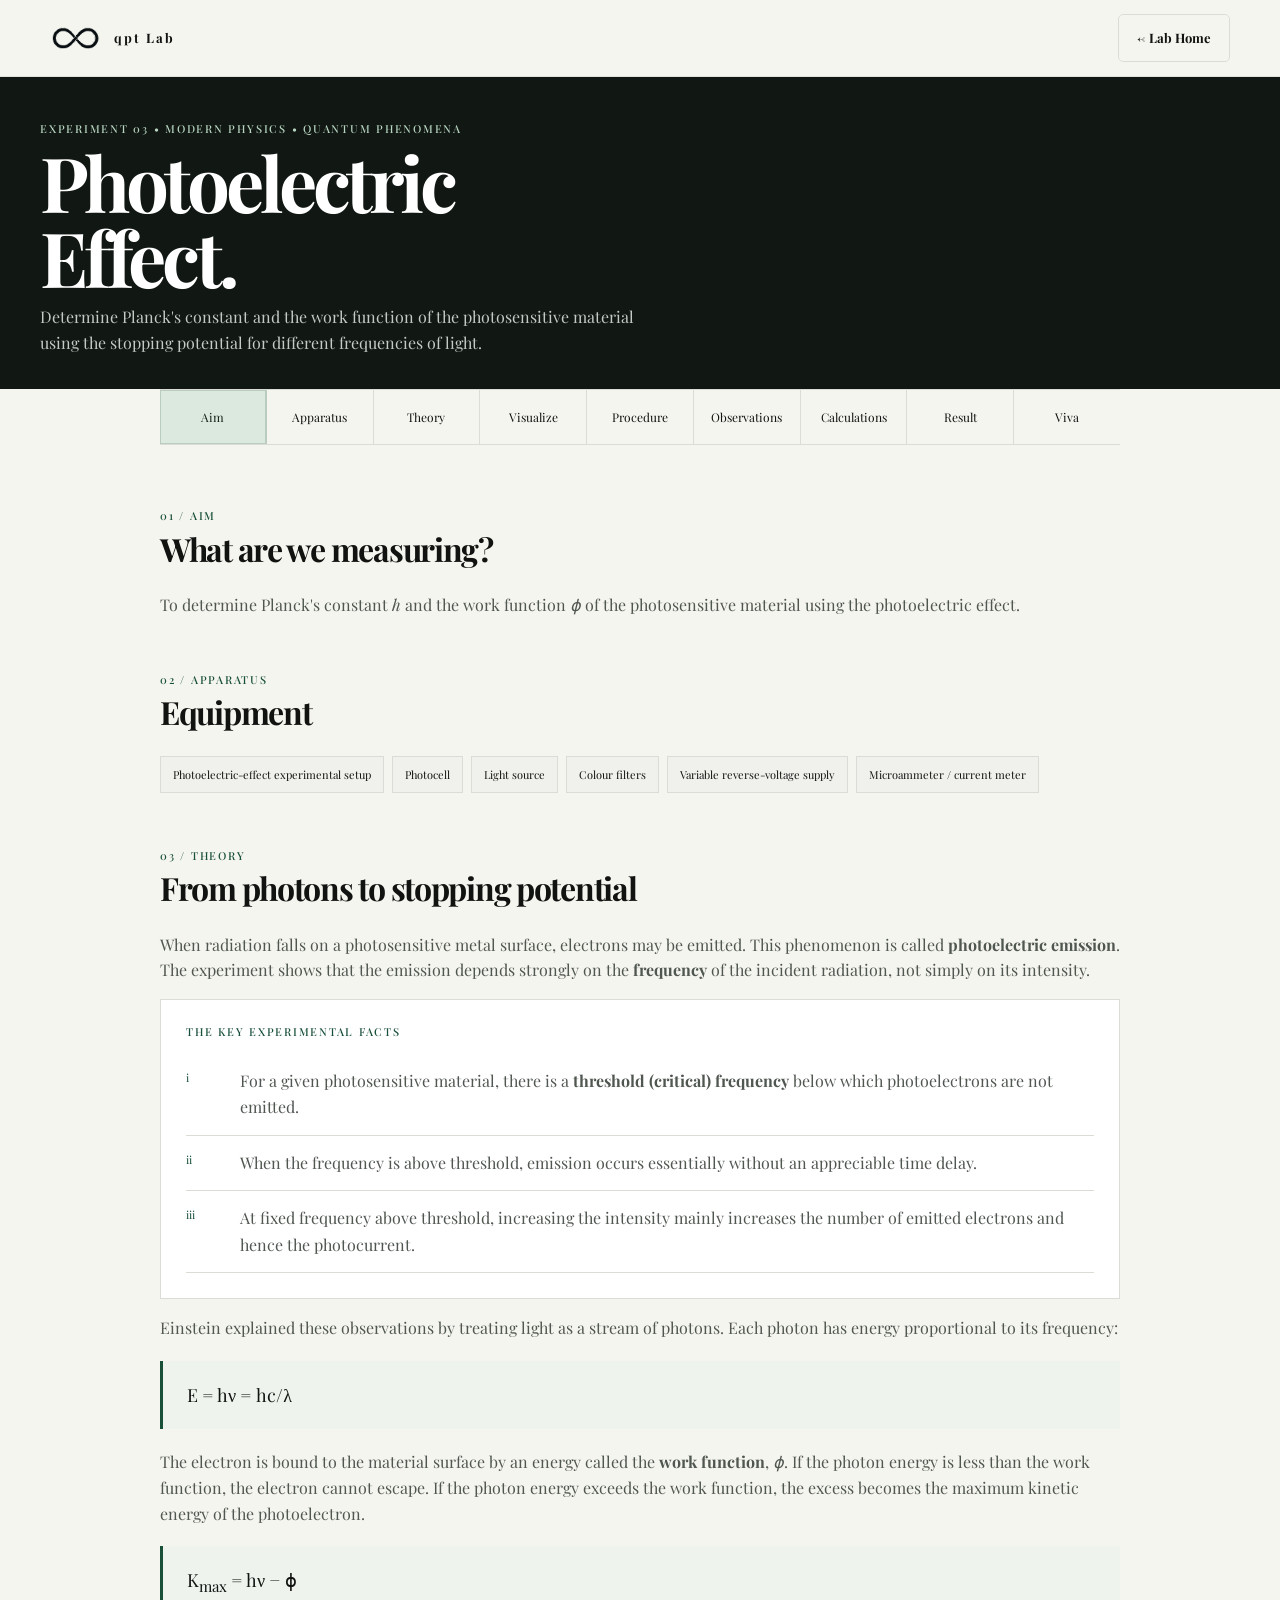
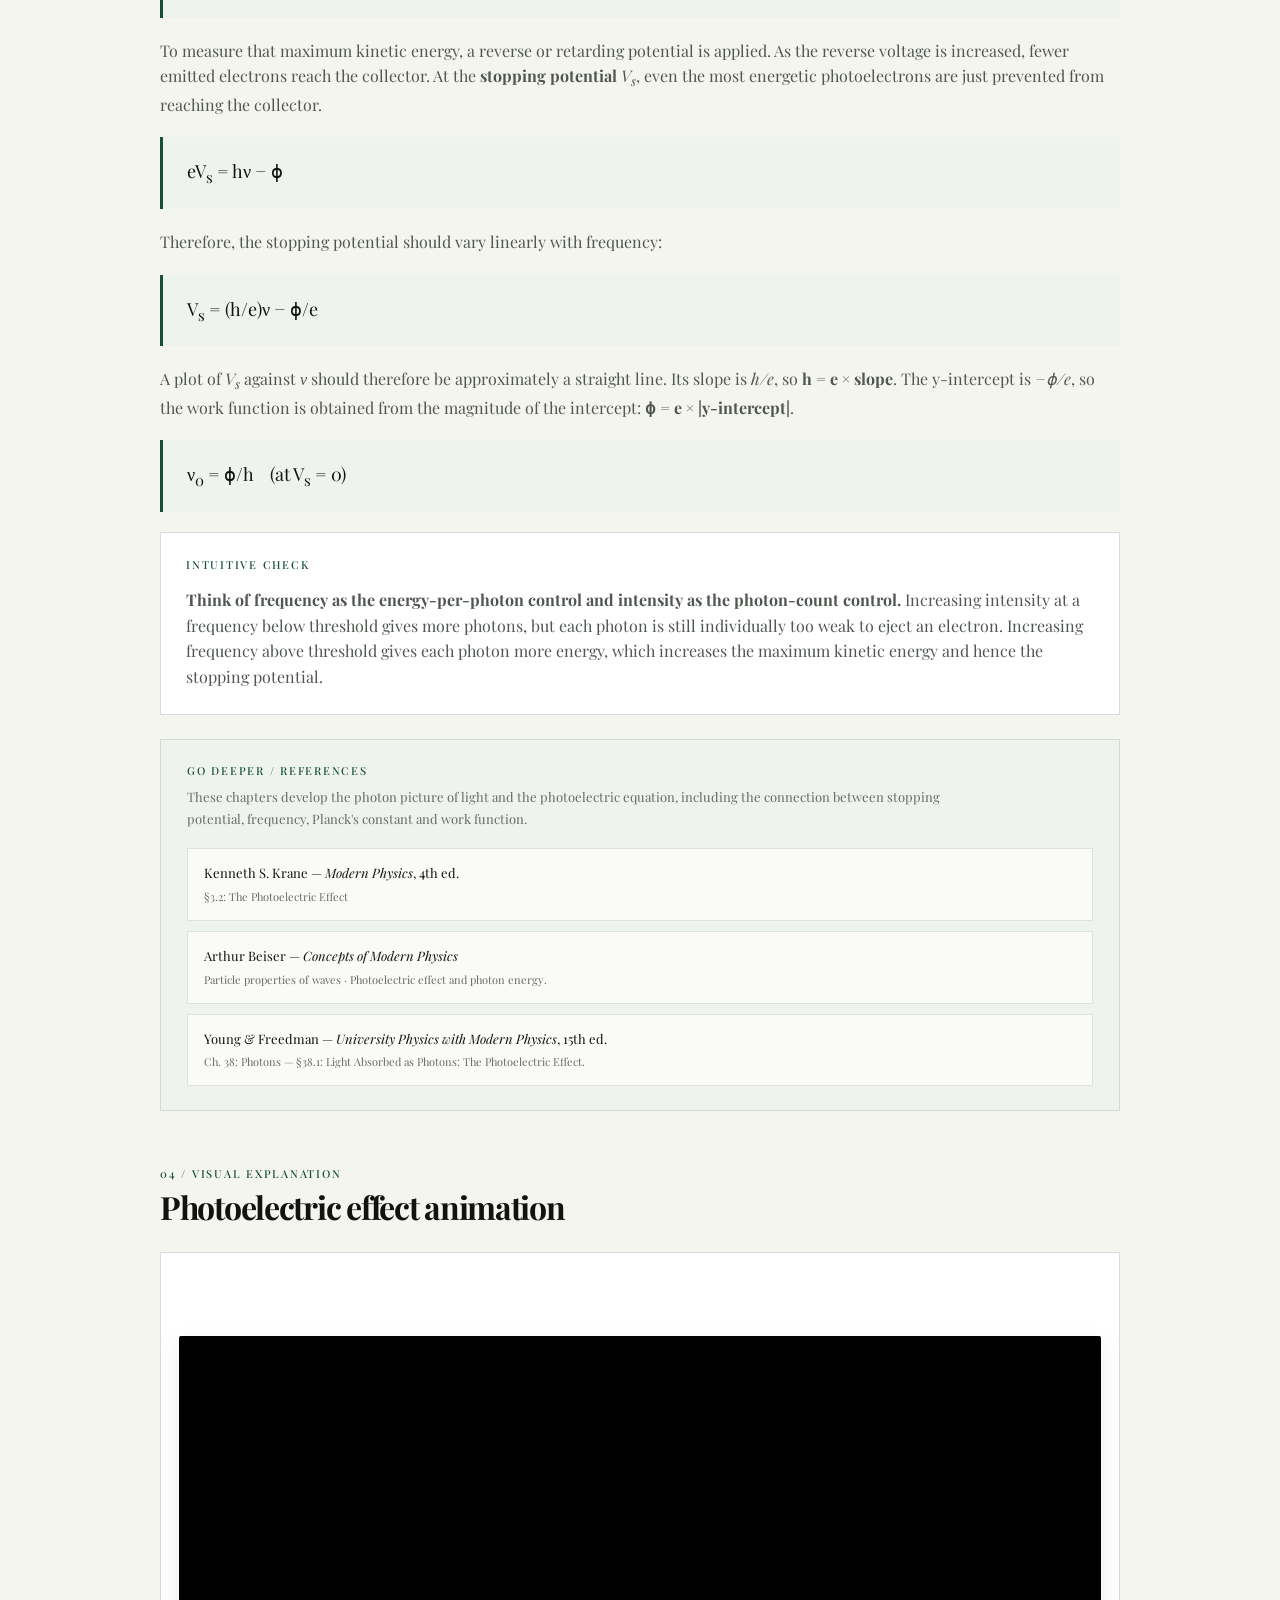
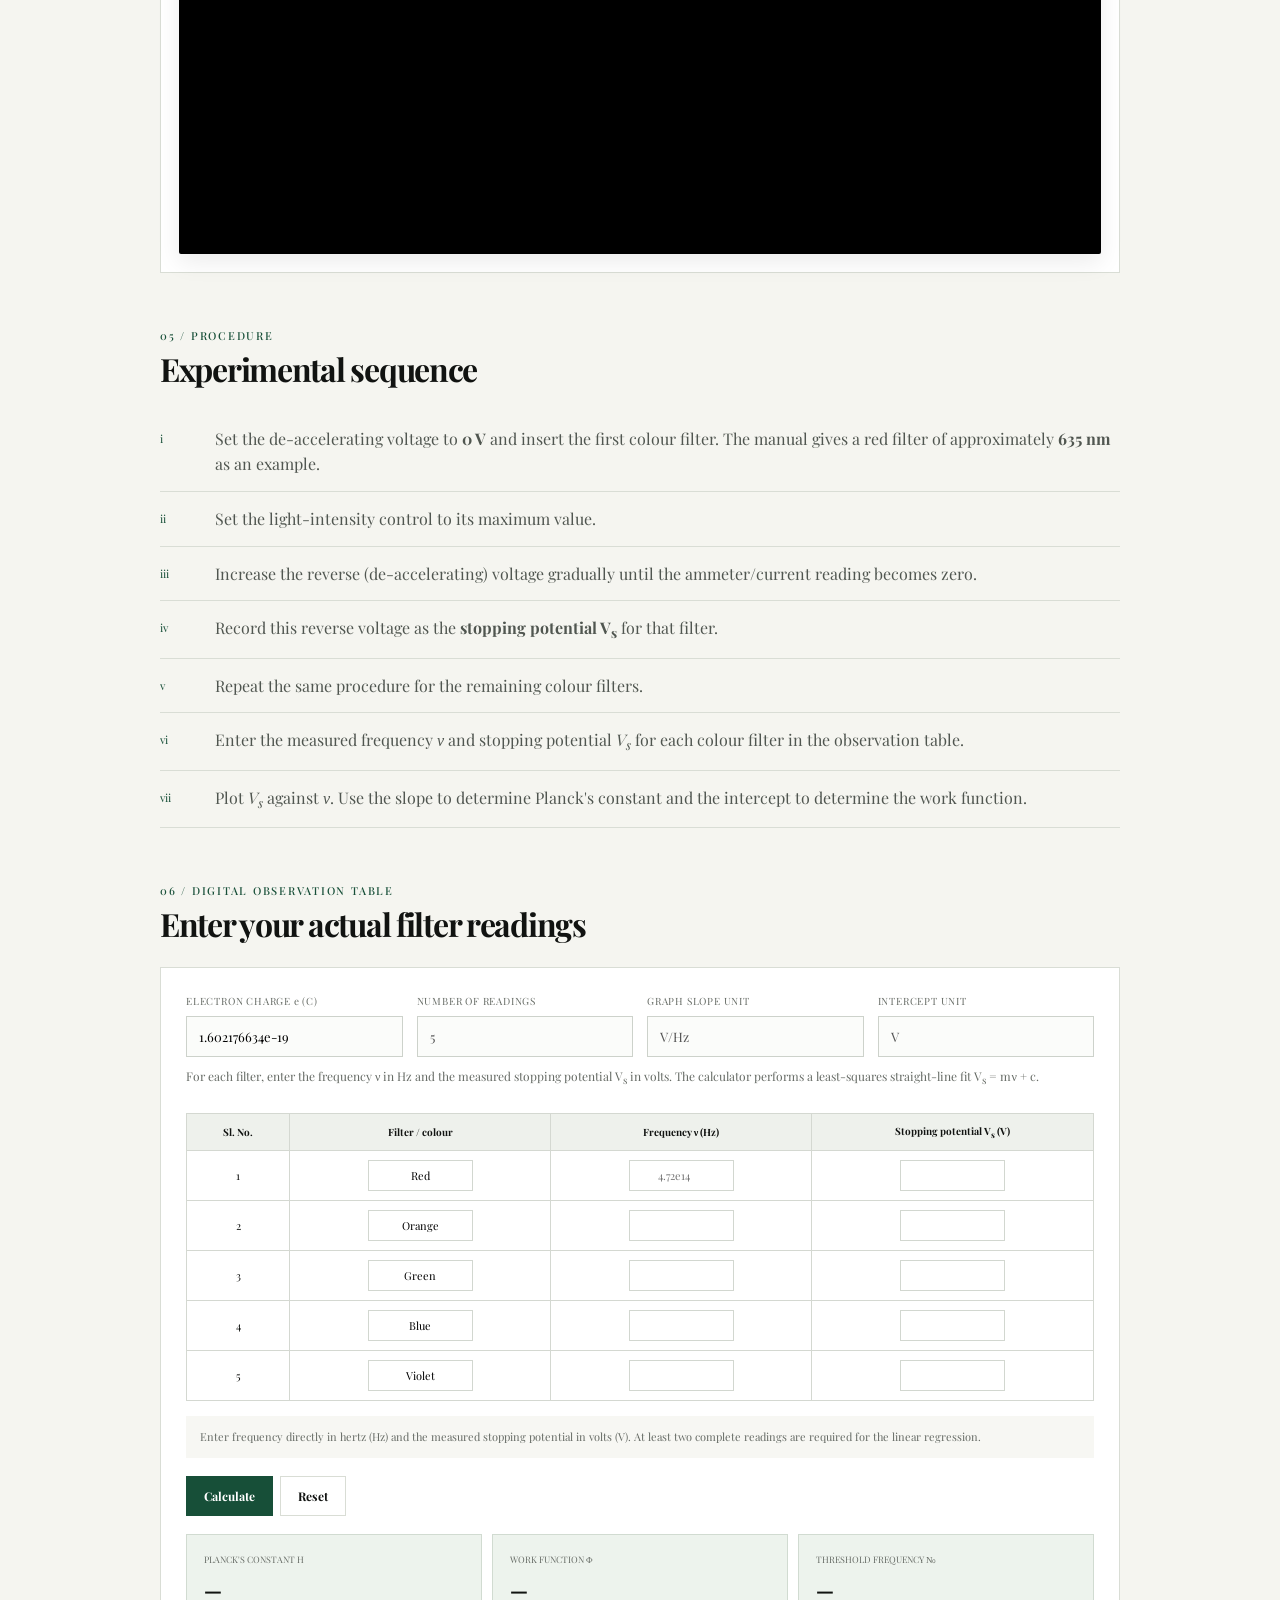
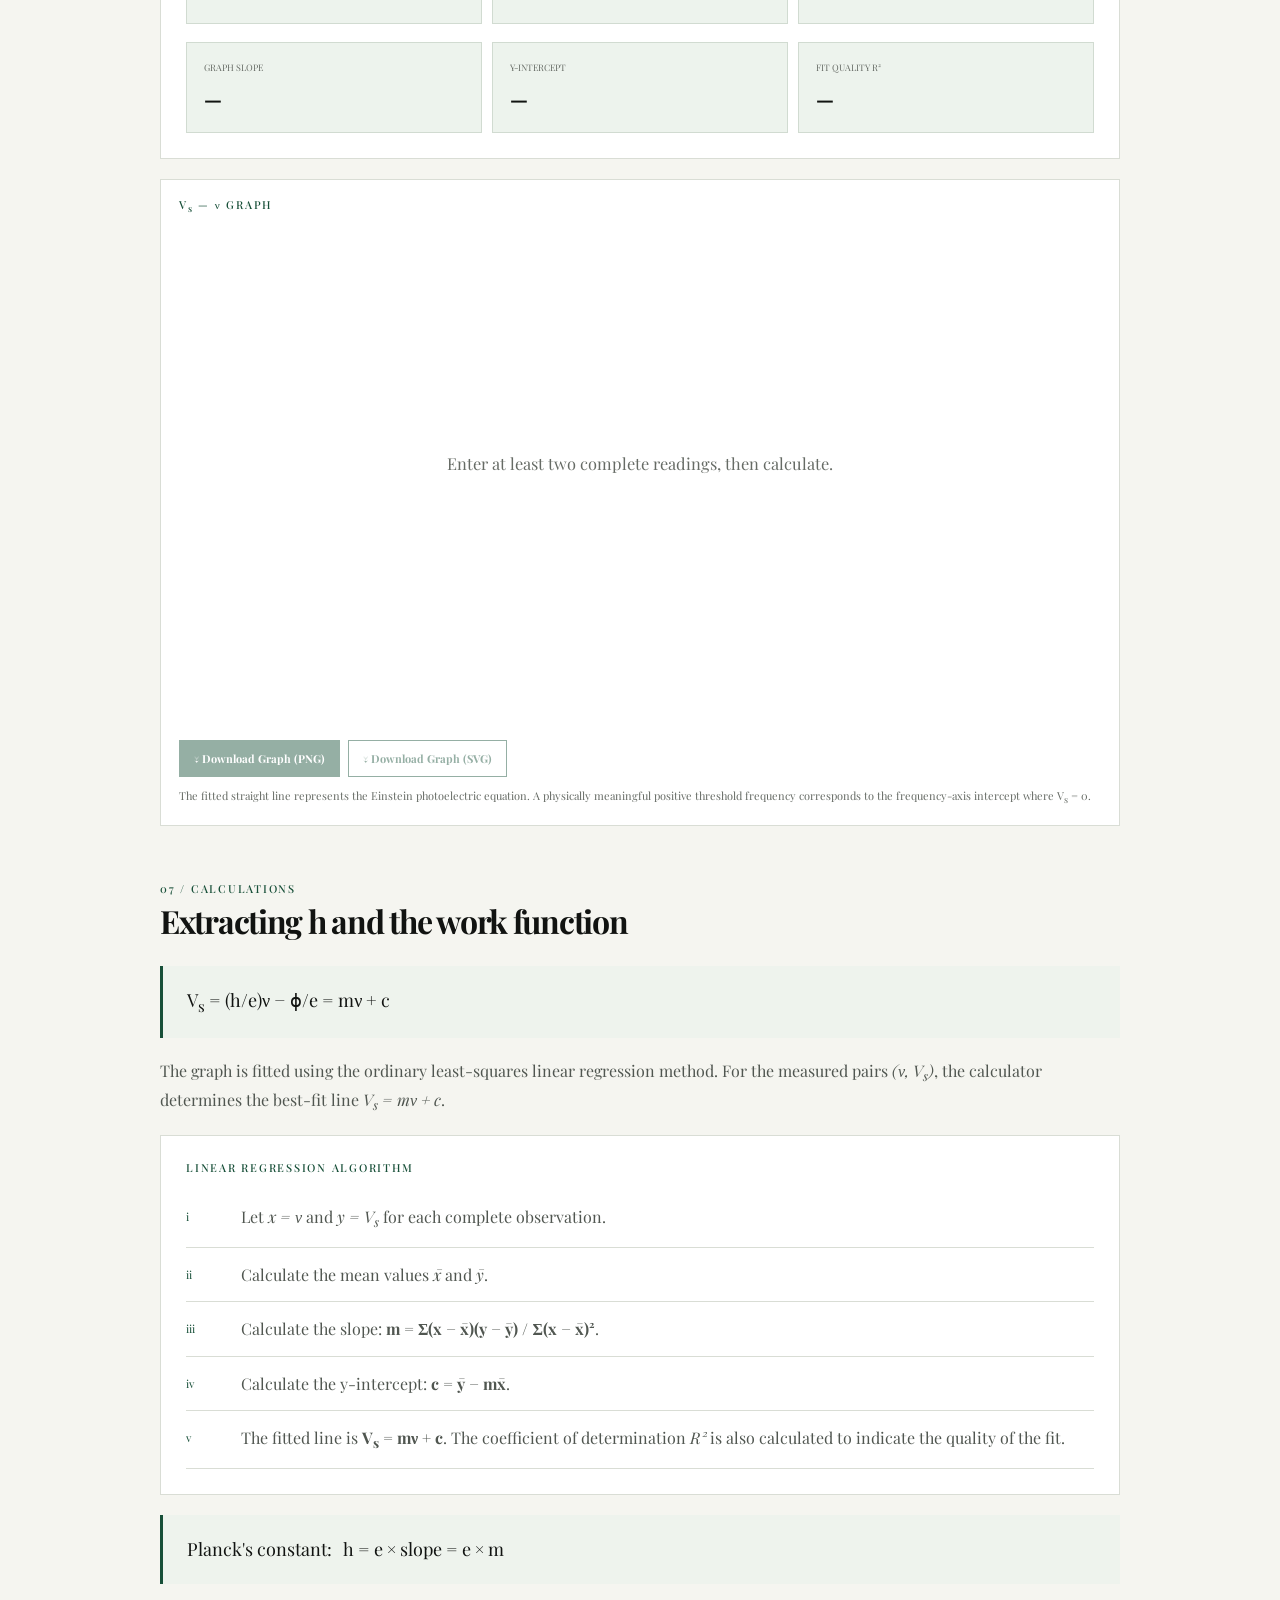
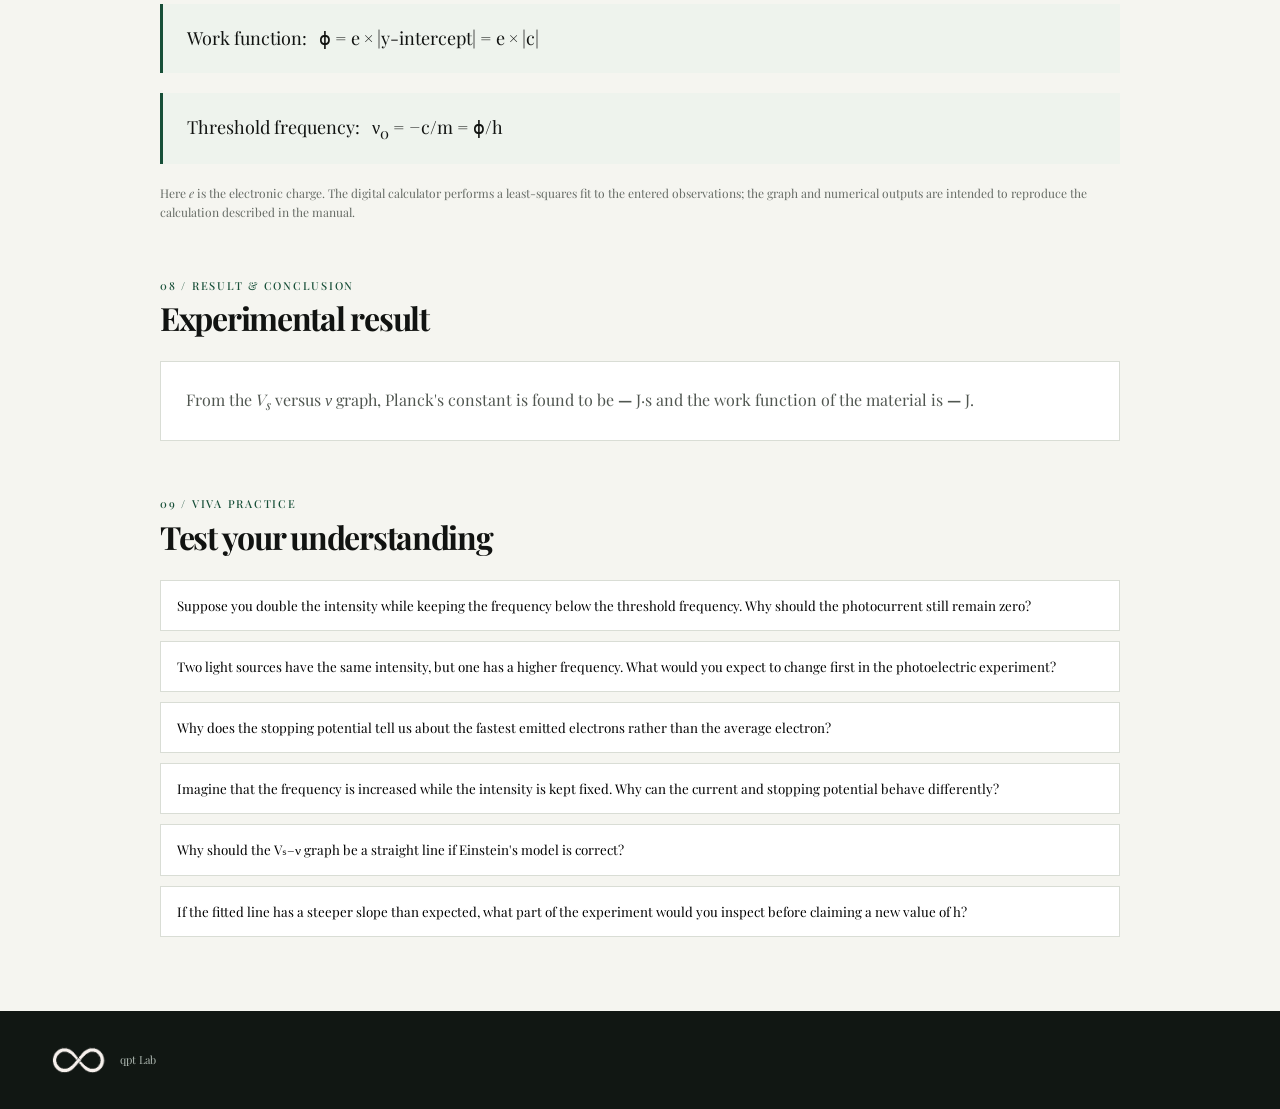
<file: experiment-03.html>
<!DOCTYPE html>
<html lang="en">
<head>
<link rel="preconnect" href="https://fonts.googleapis.com">
<link rel="preconnect" href="https://fonts.gstatic.com" crossorigin>
<link href="https://fonts.googleapis.com/css2?family=Playfair+Display:wght@400;500;600;700&display=swap" rel="stylesheet">
<meta charset="UTF-8">
<meta name="viewport" content="width=device-width, initial-scale=1.0">
<title>Experiment 03 | Photoelectric Effect</title>
<link rel="stylesheet" href="style.css">
<style>
.exp-hero{background:var(--dark);color:#fff;padding:70px 0 55px;overflow:hidden}.exp-hero-grid{display:grid;grid-template-columns:1.05fr .95fr;gap:45px;align-items:center}.exp-hero h1{font-size:clamp(42px,6vw,76px);line-height:.98;letter-spacing:-.055em;max-width:850px;margin:18px 0}.exp-hero p{color:#c3cbc5;max-width:690px}.exp-hero .eyebrow{color:#b7d5c1}.exp-layout{display:grid;grid-template-columns:210px 1fr;gap:42px}.side-nav{position:sticky;top:100px;height:max-content}.side-nav a{display:block;padding:9px 0;color:var(--muted);font-size:12px;border-bottom:1px solid var(--line)}.side-nav a:hover{color:var(--accent)}.content-block{margin-bottom:70px}.content-block h2{font-size:32px;letter-spacing:-.04em;margin:0 0 18px}.content-block h3{font-size:18px;margin-top:30px}.prose{color:#505650;max-width:790px}.equation{background:#eef3ed;border-left:3px solid var(--accent);padding:20px 24px;font-size:18px;margin:20px 0;overflow:auto}.apparatus{display:flex;flex-wrap:wrap;gap:8px}.chip{padding:9px 12px;background:#f0f1ed;border:1px solid var(--line);font-size:11px}.steps{counter-reset:step;list-style:none;padding:0;max-width:800px}.steps li{counter-increment:step;display:grid;grid-template-columns:40px 1fr;gap:15px;padding:14px 0;border-bottom:1px solid var(--line);color:#505650}.steps li:before{content:counter(step,lower-roman);font-size:11px;color:var(--accent);padding-top:4px}.visual-box{border:1px solid var(--line);background:#fff;padding:18px;margin-top:20px}.video-box{padding:18px}.video-frame{position:relative;width:100%;aspect-ratio:16/9;overflow:hidden;background:#111}.video-frame iframe{position:absolute;inset:0;width:100%;height:100%;border:0;display:block}.video-source{margin-top:6px}.video-source a{color:var(--accent);text-decoration:none}.video-source a:hover{text-decoration:underline}.video-access-card{position:relative;min-height:180px;background:#0f0f0f;color:#fff;display:flex;align-items:center;justify-content:center;overflow:hidden;border:1px solid #252525;border-top:3px solid #ff0033;background-image:radial-gradient(circle at 78% 50%,rgba(80,18,105,.24),transparent 42%)}.video-access-card:before{content:"";position:absolute;inset:0;background:linear-gradient(90deg,rgba(0,0,0,.12),transparent 45%,rgba(255,0,51,.035));pointer-events:none}.video-access-content{text-align:center;max-width:680px;padding:24px 24px;position:relative;z-index:1}.video-access-title{font-size:20px;letter-spacing:.16em;font-weight:700;color:#fff;margin-bottom:10px}.video-access-text{font-size:12px;line-height:1.7;color:#c3cbc5;margin:0 auto 18px}.youtube-watch-button{display:inline-flex;align-items:center;gap:11px;background:#ff0033;color:#fff;text-decoration:none;padding:10px 17px;border-radius:4px;font-family:Arial,sans-serif;box-shadow:0 3px 12px rgba(255,0,51,.18);transition:transform .15s ease,background .15s ease,box-shadow .15s ease}.youtube-watch-button:hover{transform:translateY(-1px);background:#e6002e;box-shadow:0 5px 16px rgba(255,0,51,.28)}.youtube-button-icon{display:flex;align-items:center;justify-content:center;width:24px;height:17px;background:#fff;color:#ff0033;border-radius:4px;font-size:9px;line-height:1}.youtube-button-label{display:flex;flex-direction:column;align-items:flex-start;line-height:1.1}.youtube-button-label strong{font-size:11px;letter-spacing:.01em}.youtube-button-label small{font-size:10px;font-weight:400;margin-top:3px;opacity:.92}
.visual-box svg{display:block;width:100%;height:auto}.caption{font-size:10px;color:var(--muted);margin:12px 0 0}.lab-panel{background:#fff;border:1px solid var(--line);padding:25px}.form-grid{display:grid;grid-template-columns:repeat(4,1fr);gap:14px}.field label{display:block;font-size:10px;letter-spacing:.08em;color:var(--muted);margin-bottom:7px}.field input{width:100%;padding:11px 12px;border:1px solid #cdd2cb;background:#fbfcfa;font-size:13px;outline:none}.field input:focus{border-color:var(--accent)}.table-wrap{overflow-x:auto;margin-top:25px}.obs-table{width:100%;border-collapse:collapse;min-width:760px}.obs-table th,.obs-table td{border:1px solid #d4d8d1;padding:9px;text-align:center;font-size:11px}.obs-table th{background:#eef1ec;font-size:10px}.obs-table input{width:105px;padding:7px;border:1px solid #d2d7d0;font-size:11px;text-align:center}.result-grid{display:grid;grid-template-columns:repeat(3,1fr);gap:10px;margin-top:18px}.result{background:#edf3ed;border:1px solid #d1dbd1;padding:17px}.result span{display:block;font-size:9px;color:var(--muted);text-transform:uppercase}.result strong{display:block;font-size:20px;margin-top:8px}.button-calc{border:0;cursor:pointer;background:var(--accent);color:white;padding:12px 18px;font-size:12px;font-weight:700;margin-top:18px}.button-reset{border:1px solid var(--line);cursor:pointer;background:#fff;color:var(--ink);padding:11px 17px;font-size:12px;font-weight:700;margin:18px 0 0 7px}.note{margin-top:15px;padding:12px 14px;background:#f7f7f3;color:var(--muted);font-size:11px}.formula-note{font-size:12px;color:var(--muted);margin-top:10px}.viva{border:1px solid var(--line);background:#fff;margin:10px 0}.viva button{width:100%;border:0;background:none;text-align:left;padding:16px;cursor:pointer;font-weight:400}.viva .answer{display:none;padding:0 16px 16px;color:var(--muted);font-size:13px}.viva.open .answer{display:block}.reference{margin-top:18px;padding:16px 18px;background:#f7f8f4;border:1px solid var(--line);font-size:12px;color:var(--muted)}.graph-box{border:1px solid var(--line);background:#fff;padding:18px;margin-top:20px}.graph-box svg{width:100%;height:auto;display:block}.graph-note{font-size:11px;color:var(--muted);margin-top:10px}.graph-downloads{display:flex;gap:8px;flex-wrap:wrap;margin-top:14px}.graph-download-button{border:1px solid var(--accent);cursor:pointer;background:var(--accent);color:#fff;padding:10px 14px;font-size:11px;font-weight:700}.graph-download-button.secondary{background:#fff;color:var(--accent)}.graph-download-button:disabled{opacity:.45;cursor:not-allowed}.graph-download-button:not(:disabled):hover{filter:brightness(.96)}.hero-reveal{position:absolute;inset:0;z-index:0;background:var(--dark);transform:translate3d(-101%,0,0);will-change:transform;animation:heroFieldSweep .65s cubic-bezier(.72,0,.18,1) .05s forwards}.exp-hero{position:relative;isolation:isolate;overflow:hidden;background:#f5f5f0;color:var(--ink)}.exp-hero>.container{position:relative;z-index:2}.hero-text-base{position:relative;z-index:2;color:var(--ink)}.hero-text-base h1{color:var(--ink);animation:heroHeadingToWhite .08s linear .50s forwards}.hero-text-base p{color:#505650;animation:heroSubtextToWhite .08s linear .50s forwards}.hero-text-base .eyebrow{color:var(--accent);animation:heroEyebrowToWhite .08s linear .50s forwards}@keyframes heroFieldSweep{0%{transform:translate3d(-101%,0,0)}100%{transform:translate3d(0,0,0)}}@keyframes heroHeadingToWhite{from{color:var(--ink)}to{color:#fff}}@keyframes heroSubtextToWhite{from{color:#505650}to{color:#c3cbc5}}@keyframes heroEyebrowToWhite{from{color:var(--accent)}to{color:#b7d5c1}}.playfair-fix{font-family:"Playfair Display",Georgia,serif!important}.axis-label{font-size:13px;fill:#505650}.tick-label{font-size:11px;fill:#666b65}.gridline{stroke:#e3e7e1;stroke-width:1}.plot-axis{stroke:#6a716b;stroke-width:1.4}.fit-line{stroke:#174f38;stroke-width:2.5}.data-point{fill:#174f38}.threshold-line{stroke:#8a928b;stroke-width:1.5;stroke-dasharray:5 5}@media(max-width:900px){.exp-hero-grid{grid-template-columns:1fr}.exp-layout{grid-template-columns:1fr}.side-nav{position:static;display:flex;overflow:auto;gap:20px;border-bottom:1px solid var(--line)}.side-nav a{white-space:nowrap;border:0}.form-grid{grid-template-columns:repeat(2,1fr)}}@media(max-width:560px){.form-grid,.result-grid{grid-template-columns:1fr}.button-reset{margin-left:0}.obs-table{min-width:720px}}@media(prefers-reduced-motion:reduce){.hero-reveal{animation:none;transform:none}.hero-text-base h1,.hero-text-base p,.hero-text-base .eyebrow{animation:none;color:inherit}.hero-text-base p{color:#c3cbc5}.hero-text-base .eyebrow{color:#b7d5c1}.exp-hero{background:var(--dark);color:#fff}.hero-text-base h1{color:#fff}}

/* V20: horizontal quick-access navigation above the experiment hero */
.quick-access-bar{background:#f7f8f4;border-bottom:1px solid var(--line);border-top:1px solid var(--line);position:relative;z-index:5}
.quick-access-inner{display:flex;align-items:center;gap:28px;min-height:54px}
.quick-access-label{font-size:10px;letter-spacing:.16em;color:var(--accent);white-space:nowrap}
.quick-access-links{display:flex;align-items:center;gap:0;flex:1;overflow-x:auto;scrollbar-width:thin}
.quick-access-links a{display:inline-flex;align-items:center;min-height:54px;padding:0 17px;color:var(--muted);font-size:12px;text-decoration:none;border-left:1px solid var(--line);white-space:nowrap;transition:color .15s ease,background .15s ease}
.quick-access-links a:last-child{border-right:1px solid var(--line)}
.quick-access-links a:hover,.quick-access-links a:focus-visible{color:var(--ink);background:#eef3ed;outline:none}
@media(max-width:900px){.quick-access-inner{gap:14px}.quick-access-label{display:none}.quick-access-links a{padding:0 14px}}
</style>
<style id="playfair-global">html,body,body *{font-family:"Playfair Display",Georgia,serif!important}</style>
<style>
.video-heading-content{text-align:center;padding:6px 18px 18px;max-width:820px;margin:0 auto}.video-heading-content .video-access-title{font-size:20px;letter-spacing:.04em;text-transform:none;margin-bottom:9px}.youtube-embed-frame{background:#000;border-radius:2px;box-shadow:0 8px 24px rgba(0,0,0,.08)}@media(max-width:560px){.video-heading-content .video-access-title{font-size:17px}.video-heading-content{padding-left:4px;padding-right:4px}.video-box{padding:12px}}
</style>

<style id="quick-access-in-hero">
/* V21: quick access sits inside the dark hero, directly below the experiment title and subtitle. */
.exp-hero .quick-access-bar, .exp4-hero .quick-access-bar{
  background:transparent;
  border:0;
  border-top:1px solid rgba(195,203,197,.32);
  position:relative;
  z-index:4;
  margin-top:32px;
}
.exp-hero .quick-access-inner, .exp4-hero .quick-access-inner{
  display:flex;
  align-items:center;
  gap:24px;
  min-height:50px;
}
.exp-hero .quick-access-label, .exp4-hero .quick-access-label{
  color:#b7d5c1;
  font-size:9px;
  letter-spacing:.18em;
  white-space:nowrap;
}
.exp-hero .quick-access-links, .exp4-hero .quick-access-links{
  display:flex;
  align-items:stretch;
  flex:1;
  overflow-x:auto;
  scrollbar-width:none;
}
.exp-hero .quick-access-links::-webkit-scrollbar, .exp4-hero .quick-access-links::-webkit-scrollbar{display:none}
.exp-hero .quick-access-links a, .exp4-hero .quick-access-links a{
  display:inline-flex;
  align-items:center;
  min-height:50px;
  padding:0 16px;
  color:#c3cbc5;
  font-size:11px;
  text-decoration:none;
  border-left:1px solid rgba(195,203,197,.18);
  white-space:nowrap;
  transition:background .18s ease,color .18s ease;
}
.exp-hero .quick-access-links a:last-child, .exp4-hero .quick-access-links a:last-child{border-right:1px solid rgba(195,203,197,.18)}
.exp-hero .quick-access-links a:hover, .exp-hero .quick-access-links a:focus-visible,
.exp4-hero .quick-access-links a:hover, .exp4-hero .quick-access-links a:focus-visible{
  background:rgba(183,213,193,.10);
  color:#fff;
  outline:none;
}
@media(max-width:900px){
  .exp-hero .quick-access-inner, .exp4-hero .quick-access-inner{gap:12px}
  .exp-hero .quick-access-label, .exp4-hero .quick-access-label{display:none}
  .exp-hero .quick-access-links a, .exp4-hero .quick-access-links a{padding:0 13px}
}
</style>

<style id="quick-access-in-hero-v21">
/* V21: Quick access is part of the dark hero, immediately below the title and subtitle. */
.exp-hero .quick-access-bar,.exp4-hero .quick-access-bar{background:transparent!important;border:0!important;border-top:1px solid rgba(195,203,197,.30)!important;position:relative;z-index:4;margin-top:30px!important;}
.exp-hero .quick-access-inner,.exp4-hero .quick-access-inner{display:flex;align-items:center;gap:24px;min-height:48px;}
.exp-hero .quick-access-label,.exp4-hero .quick-access-label{color:#b7d5c1;font-size:9px;letter-spacing:.18em;white-space:nowrap;}
.exp-hero .quick-access-links,.exp4-hero .quick-access-links{display:flex;align-items:stretch;flex:1;overflow-x:auto;scrollbar-width:none;}
.exp-hero .quick-access-links::-webkit-scrollbar,.exp4-hero .quick-access-links::-webkit-scrollbar{display:none;}
.exp-hero .quick-access-links a,.exp4-hero .quick-access-links a{display:inline-flex;align-items:center;min-height:48px;padding:0 15px;color:#c3cbc5;font-size:11px;text-decoration:none;border-left:1px solid rgba(195,203,197,.17);white-space:nowrap;transition:background .18s ease,color .18s ease;}
.exp-hero .quick-access-links a:last-child,.exp4-hero .quick-access-links a:last-child{border-right:1px solid rgba(195,203,197,.17);}
.exp-hero .quick-access-links a:hover,.exp-hero .quick-access-links a:focus-visible,.exp4-hero .quick-access-links a:hover,.exp4-hero .quick-access-links a:focus-visible{background:rgba(183,213,193,.10);color:#fff;outline:none;}
@media(max-width:900px){.exp-hero .quick-access-inner,.exp4-hero .quick-access-inner{gap:12px}.exp-hero .quick-access-label,.exp4-hero .quick-access-label{display:none}.exp-hero .quick-access-links a,.exp4-hero .quick-access-links a{padding:0 13px;}}
</style>

<style id="quick-access-grid-fix-v21">
.exp-hero-grid .quick-access-bar{grid-column:1 / -1;width:100%;}
</style>

<style id="v22-compact-fullwidth">
/* V22: compact experiment hero and full-width experiment content. */
.exp-hero,.exp4-hero{padding-top:42px!important;padding-bottom:0!important;}
.exp-hero h1,.exp4-hero h1{margin-top:12px!important;margin-bottom:12px!important;}
.exp-hero p,.exp4-hero p{max-width:none!important;margin-bottom:0!important;}
.exp-hero .quick-access-bar,.exp4-hero .quick-access-bar{margin-top:22px!important;}
.exp-hero .quick-access-inner,.exp4-hero .quick-access-inner{min-height:48px!important;}
.exp-layout{display:block!important;width:100%!important;}
.exp-layout>.side-nav{display:none!important;}
.exp-layout>main,.exp-layout>.exp-main,.exp-layout>.content{width:100%!important;max-width:none!important;min-width:0!important;}
.content-block{width:100%!important;max-width:none!important;}
.content-block .prose,.prose,.steps{max-width:none!important;width:100%!important;}
.equation,.visual-box,.lab-panel,.reference{max-width:none!important;width:100%;box-sizing:border-box;}
@media(max-width:900px){.exp-hero,.exp4-hero{padding-top:32px!important;padding-bottom:0!important;}}
</style>

<style id="v22-final-page-width">
/* V22 final: compact hero + broad reading column, matching the approved preview. */
.exp-hero,.exp4-hero{padding-top:38px!important;padding-bottom:0!important;}
.exp-hero h1,.exp4-hero h1{margin:10px 0 10px!important;}
.exp-hero p,.exp4-hero p{max-width:none!important;margin:0!important;}
.exp-hero .quick-access-bar,.exp4-hero .quick-access-bar{margin-top:20px!important;}
.exp-hero>.container,.exp4-hero>.container,main.section.container{width:calc(100% - 80px)!important;max-width:1440px!important;}
main.section.container .content-block,main.section.container .prose,main.section.container .steps{width:100%!important;max-width:none!important;}
main.section.container .equation,main.section.container .visual-box,main.section.container .lab-panel,main.section.container .reference{width:100%!important;max-width:none!important;}
@media(max-width:900px){.exp-hero>.container,.exp4-hero>.container,main.section.container{width:calc(100% - 40px)!important}.exp-hero,.exp4-hero{padding-top:30px!important;}}
</style>

<style id="v28-quick-access-light-active">
/* V28: quiet cream navigation with the same light-green selection used in the lab schedule. */
.experiment-page > .quick-access-bar {
  background: var(--bg) !important;
  border-top: 1px solid var(--line) !important;
  border-bottom: 1px solid var(--line) !important;
}
.experiment-page > .quick-access-bar .quick-access-label {
  color: var(--muted) !important;
  border-right: 1px solid var(--line) !important;
}
.experiment-page > .quick-access-bar .quick-access-links a {
  color: var(--ink) !important;
  background: var(--bg) !important;
  border-left: 1px solid var(--line) !important;
  transition: background .18s ease, color .18s ease, border-color .18s ease !important;
}
.experiment-page > .quick-access-bar .quick-access-links a:hover,
.experiment-page > .quick-access-bar .quick-access-links a:focus-visible {
  background: var(--accent-2) !important;
  color: var(--ink) !important;
  outline: none !important;
}
.experiment-page > .quick-access-bar .quick-access-links a.active {
  background: var(--accent-2) !important;
  color: var(--accent-ink, #142319) !important;
  border-color: #b9ccbF !important;
  box-shadow: inset 0 0 0 1px #b9ccbF !important;
}
.experiment-page > .quick-access-bar .quick-access-links a.active + a {
  border-left-color: #b9ccbF !important;
}
</style>

<style id="v28-unified-experiment-spacing">
/* V28: unified vertical rhythm across all individual experiment pages. */
.experiment-page > main.section.container {
  padding-top: 64px !important;
  padding-bottom: 64px !important;
}
.experiment-page > main.section.container .content-block {
  margin-bottom: 56px !important;
}
.experiment-page > main.section.container .content-block:last-child {
  margin-bottom: 0 !important;
}
@media (max-width: 900px) {
  .experiment-page > main.section.container {
    padding-top: 48px !important;
    padding-bottom: 48px !important;
  }
  .experiment-page > main.section.container .content-block {
    margin-bottom: 44px !important;
  }
}
</style>

</head>
<body class="experiment-page">
<header class="site-header"><nav class="nav container">
<a class="brand" href="index.html"><span class="brand-mark" aria-hidden="true"><img src="infinity-logo.png" alt=""></span><span><strong>qpt Lab</strong></span></a>
<a class="button secondary" style="color:var(--ink);border-color:var(--line)" href="index.html">← Lab Home</a>
</nav></header>


<section class="exp-hero"><div class="hero-black"></div><div class="hero-white-cover"></div><div class="container exp-hero-grid">
<div class="hero-text-base hero-content-reveal">
<div class="eyebrow">EXPERIMENT 03 • MODERN PHYSICS • QUANTUM PHENOMENA</div>
<h1>Photoelectric<br>Effect.</h1>
<p>Determine Planck's constant and the work function of the photosensitive material using the stopping potential for different frequencies of light.</p>
</div>
</div>
</section>

<div class="quick-access-bar"><div class="quick-access-inner"><div class="quick-access-label">QUICK ACCESS</div><nav class="quick-access-links" aria-label="Experiment sections"><a href="#aim">Aim</a><a href="#apparatus">Apparatus</a><a href="#theory">Theory</a><a href="#visual">Visualize</a><a href="#procedure">Procedure</a><a href="#calculator">Observations</a><a href="#calculations">Calculations</a><a href="#result">Result</a><a href="#viva">Viva</a></nav></div></div>



<main class="section container"><div>
<section id="aim" class="content-block"><div class="eyebrow">01 / AIM</div><h2>What are we measuring?</h2><p class="prose">To determine Planck's constant <em>h</em> and the work function <em>ϕ</em> of the photosensitive material using the photoelectric effect.</p></section>

<section id="apparatus" class="content-block"><div class="eyebrow">02 / APPARATUS</div><h2>Equipment</h2><div class="apparatus"><span class="chip">Photoelectric-effect experimental setup</span><span class="chip">Photocell</span><span class="chip">Light source</span><span class="chip">Colour filters</span><span class="chip">Variable reverse-voltage supply</span><span class="chip">Microammeter / current meter</span></div></section>

<section id="theory" class="content-block"><div class="eyebrow">03 / THEORY</div><h2>From photons to stopping potential</h2>
<p class="prose">When radiation falls on a photosensitive metal surface, electrons may be emitted. This phenomenon is called <strong>photoelectric emission</strong>. The experiment shows that the emission depends strongly on the <strong>frequency</strong> of the incident radiation, not simply on its intensity.</p>
<div class="lab-panel"><div class="eyebrow">THE KEY EXPERIMENTAL FACTS</div><ol class="steps facts-list" style="max-width:none;margin-bottom:0"><li><span class="step-marker">i</span><div class="step-content">For a given photosensitive material, there is a <strong>threshold (critical) frequency</strong> below which photoelectrons are not emitted.</div></li><li><span class="step-marker">ii</span><div class="step-content">When the frequency is above threshold, emission occurs essentially without an appreciable time delay.</div></li><li><span class="step-marker">iii</span><div class="step-content">At fixed frequency above threshold, increasing the intensity mainly increases the number of emitted electrons and hence the photocurrent.</div></li></ol></div>
<p class="prose">Einstein explained these observations by treating light as a stream of photons. Each photon has energy proportional to its frequency:</p>
<div class="equation">E = hν = hc/λ</div>
<p class="prose">The electron is bound to the material surface by an energy called the <strong>work function</strong>, <em>ϕ</em>. If the photon energy is less than the work function, the electron cannot escape. If the photon energy exceeds the work function, the excess becomes the maximum kinetic energy of the photoelectron.</p>
<div class="equation">K<sub>max</sub> = hν − ϕ</div>
<p class="prose">To measure that maximum kinetic energy, a reverse or retarding potential is applied. As the reverse voltage is increased, fewer emitted electrons reach the collector. At the <strong>stopping potential</strong> <em>V<sub>s</sub></em>, even the most energetic photoelectrons are just prevented from reaching the collector.</p>
<div class="equation">eV<sub>s</sub> = hν − ϕ</div>
<p class="prose">Therefore, the stopping potential should vary linearly with frequency:</p>
<div class="equation">V<sub>s</sub> = (h/e)ν − ϕ/e</div>
<p class="prose">A plot of <em>V<sub>s</sub></em> against <em>ν</em> should therefore be approximately a straight line. Its slope is <em>h/e</em>, so <strong>h = e × slope</strong>. The y-intercept is <em>−ϕ/e</em>, so the work function is obtained from the magnitude of the intercept: <strong>ϕ = e × |y-intercept|</strong>.</p>
<div class="equation">ν<sub>0</sub> = ϕ/h &nbsp;&nbsp; (at V<sub>s</sub> = 0)</div>
<div class="lab-panel"><div class="eyebrow">INTUITIVE CHECK</div><p class="prose" style="margin-bottom:0"><strong>Think of frequency as the energy-per-photon control and intensity as the photon-count control.</strong> Increasing intensity at a frequency below threshold gives more photons, but each photon is still individually too weak to eject an electron. Increasing frequency above threshold gives each photon more energy, which increases the maximum kinetic energy and hence the stopping potential.</p></div>
<div class="deep-references">
<div class="eyebrow">GO DEEPER / REFERENCES</div>
<p class="deep-references-intro">These chapters develop the photon picture of light and the photoelectric equation, including the connection between stopping potential, frequency, Planck's constant and work function.</p>
<div class="deep-reference-list">
<div class="deep-reference"><div class="deep-reference-title">Kenneth S. Krane — <em>Modern Physics</em>, 4th ed.</div><div class="deep-reference-topic">§3.2: The Photoelectric Effect</div></div>
<div class="deep-reference"><div class="deep-reference-title">Arthur Beiser — <em>Concepts of Modern Physics</em></div><div class="deep-reference-topic">Particle properties of waves · Photoelectric effect and photon energy.</div></div>
<div class="deep-reference"><div class="deep-reference-title">Young &amp; Freedman — <em>University Physics with Modern Physics</em>, 15th ed.</div><div class="deep-reference-topic">Ch. 38: Photons — §38.1: Light Absorbed as Photons: The Photoelectric Effect.</div></div>
</div></div>
</section>

<section id="visual" class="content-block"><div class="eyebrow">04 / VISUAL EXPLANATION</div><h2>Photoelectric effect animation</h2><div class="visual-box video-box">
<div class="video-access-content video-heading-content">
  <div class="video-access-title">Let's try to get a picture of what's happening!</div>
  
</div>
<div class="video-frame youtube-embed-frame">
  <iframe src="https://www.youtube.com/embed/t_PiEdXzaMk?rel=0" title="Photoelectric effect animation" allow="accelerometer; autoplay; clipboard-write; encrypted-media; gyroscope; picture-in-picture; web-share" allowfullscreen loading="lazy" referrerpolicy="strict-origin-when-cross-origin"></iframe>
</div></div></section>

<section id="procedure" class="content-block"><div class="eyebrow">05 / PROCEDURE</div><h2>Experimental sequence</h2><ol class="steps"><li><div class="step-content">Set the de-accelerating voltage to <strong>0 V</strong> and insert the first colour filter. The manual gives a red filter of approximately <strong>635 nm</strong> as an example.</div></li><li><div class="step-content">Set the light-intensity control to its maximum value.</div></li><li><div class="step-content">Increase the reverse (de-accelerating) voltage gradually until the ammeter/current reading becomes zero.</div></li><li><div class="step-content">Record this reverse voltage as the <strong>stopping potential V<sub>s</sub></strong> for that filter.</div></li><li><div class="step-content">Repeat the same procedure for the remaining colour filters.</div></li><li><div class="step-content">Enter the measured frequency <em>ν</em> and stopping potential <em>V<sub>s</sub></em> for each colour filter in the observation table.</div></li><li><div class="step-content">Plot <em>V<sub>s</sub></em> against <em>ν</em>. Use the slope to determine Planck's constant and the intercept to determine the work function.</div></li></ol></section>

<section id="calculator" class="content-block"><div class="eyebrow">06 / DIGITAL OBSERVATION TABLE</div><h2>Enter your actual filter readings</h2><div class="lab-panel">
<div class="form-grid"><div class="field"><label>ELECTRON CHARGE e (C)</label><input id="charge" type="number" step="any" value="1.602176634e-19"></div><div class="field"><label>NUMBER OF READINGS</label><input id="count" type="number" value="5" min="2" max="5" disabled></div><div class="field"><label>GRAPH SLOPE UNIT</label><input value="V/Hz" disabled></div><div class="field"><label>INTERCEPT UNIT</label><input value="V" disabled></div></div>
<div class="formula-note">For each filter, enter the frequency ν in Hz and the measured stopping potential V<sub>s</sub> in volts. The calculator performs a least-squares straight-line fit V<sub>s</sub> = mν + c.</div>
<div class="table-wrap"><table class="obs-table"><thead><tr><th>Sl. No.</th><th>Filter / colour</th><th>Frequency ν (Hz)</th><th>Stopping potential V<sub>s</sub> (V)</th></tr></thead><tbody>
<tr><td>1</td><td><input id="f1" value="Red"></td><td><input id="nu1" type="number" step="any" placeholder="4.72e14"></td><td><input id="vs1" type="number" step="any"></td></tr>
<tr><td>2</td><td><input id="f2" value="Orange"></td><td><input id="nu2" type="number" step="any"></td><td><input id="vs2" type="number" step="any"></td></tr>
<tr><td>3</td><td><input id="f3" value="Green"></td><td><input id="nu3" type="number" step="any"></td><td><input id="vs3" type="number" step="any"></td></tr>
<tr><td>4</td><td><input id="f4" value="Blue"></td><td><input id="nu4" type="number" step="any"></td><td><input id="vs4" type="number" step="any"></td></tr>
<tr><td>5</td><td><input id="f5" value="Violet"></td><td><input id="nu5" type="number" step="any"></td><td><input id="vs5" type="number" step="any"></td></tr>
</tbody></table></div>
<div class="note">Enter frequency directly in hertz (Hz) and the measured stopping potential in volts (V). At least two complete readings are required for the linear regression.</div>
<button class="button-calc" onclick="calculatePhotoelectric()">Calculate</button><button class="button-reset" onclick="resetPhotoelectric()">Reset</button>
<div class="result-grid"><div class="result"><span>PLANCK'S CONSTANT h</span><strong id="hOut">—</strong></div><div class="result"><span>WORK FUNCTION ϕ</span><strong id="phiOut">—</strong></div><div class="result"><span>THRESHOLD FREQUENCY ν₀</span><strong id="nu0Out">—</strong></div></div>
<div class="result-grid"><div class="result"><span>GRAPH SLOPE</span><strong id="slopeOut">—</strong></div><div class="result"><span>Y-INTERCEPT</span><strong id="interceptOut">—</strong></div><div class="result"><span>FIT QUALITY R²</span><strong id="r2Out">—</strong></div></div>
</div>
<div class="graph-box"><div class="eyebrow">V<sub>s</sub> — ν GRAPH</div><svg id="photoGraph" viewBox="0 0 900 500" role="img" aria-label="Stopping potential versus frequency graph"></svg><div class="graph-downloads"><button id="downloadPng" class="graph-download-button" type="button" onclick="downloadGraphPNG()" disabled>↓ Download Graph (PNG)</button><button id="downloadSvg" class="graph-download-button secondary" type="button" onclick="downloadGraphSVG()" disabled>↓ Download Graph (SVG)</button></div><div class="graph-note">The fitted straight line represents the Einstein photoelectric equation. A physically meaningful positive threshold frequency corresponds to the frequency-axis intercept where V<sub>s</sub> = 0.</div></div>
</section>

<section id="calculations" class="content-block"><div class="eyebrow">07 / CALCULATIONS</div><h2>Extracting h and the work function</h2>
<div class="equation">V<sub>s</sub> = (h/e)ν − ϕ/e = mν + c</div>
<p class="prose">The graph is fitted using the ordinary least-squares linear regression method. For the measured pairs <em>(ν, V<sub>s</sub>)</em>, the calculator determines the best-fit line <em>V<sub>s</sub> = mν + c</em>.</p>
<div class="lab-panel" style="margin:20px 0"><div class="eyebrow">LINEAR REGRESSION ALGORITHM</div><ol class="steps" style="max-width:none;margin-bottom:0"><li><div class="step-content">Let <em>x = ν</em> and <em>y = V<sub>s</sub></em> for each complete observation.</div></li><li><div class="step-content">Calculate the mean values <em>x̄</em> and <em>ȳ</em>.</div></li><li><div class="step-content">Calculate the slope: <strong>m = Σ(x − x̄)(y − ȳ) / Σ(x − x̄)²</strong>.</div></li><li><div class="step-content">Calculate the y-intercept: <strong>c = ȳ − mx̄</strong>.</div></li><li><div class="step-content">The fitted line is <strong>V<sub>s</sub> = mν + c</strong>. The coefficient of determination <em>R²</em> is also calculated to indicate the quality of the fit.</div></li></ol></div>
<div class="equation">Planck's constant: &nbsp; h = e × slope = e × m</div>
<div class="equation">Work function: &nbsp; ϕ = e × |y-intercept| = e × |c|</div>
<div class="equation">Threshold frequency: &nbsp; ν<sub>0</sub> = −c/m = ϕ/h</div>
<p class="formula-note">Here <em>e</em> is the electronic charge. The digital calculator performs a least-squares fit to the entered observations; the graph and numerical outputs are intended to reproduce the calculation described in the manual.</p>
</section>

<section id="result" class="content-block"><div class="eyebrow">08 / RESULT & CONCLUSION</div><h2>Experimental result</h2><div class="lab-panel"><p class="prose" style="margin:0">From the <em>V<sub>s</sub></em> versus <em>ν</em> graph, Planck's constant is found to be <strong id="resultH">—</strong> J·s and the work function of the material is <strong id="resultPhi">—</strong> J.</p></div></section>

<section id="viva" class="content-block"><div class="eyebrow">09 / VIVA PRACTICE</div><h2>Test your understanding</h2>
<div class="viva"><button onclick="toggleViva(this)">Suppose you double the intensity while keeping the frequency below the threshold frequency. Why should the photocurrent still remain zero?</button><div class="answer">Intensity tells you how many photons arrive, but each photon still carries too little energy to overcome the work function. More low-energy photons do not make an individual photon energetic enough to eject an electron.</div></div>
<div class="viva"><button onclick="toggleViva(this)">Two light sources have the same intensity, but one has a higher frequency. What would you expect to change first in the photoelectric experiment?</button><div class="answer">The higher-frequency photons carry more energy per photon. If both frequencies are above threshold, the maximum kinetic energy of the emitted electrons and therefore the stopping potential should be larger for the higher frequency.</div></div>
<div class="viva"><button onclick="toggleViva(this)">Why does the stopping potential tell us about the fastest emitted electrons rather than the average electron?</button><div class="answer">At the stopping potential, the reverse electric field is just strong enough to prevent even the most energetic photoelectrons from reaching the collector. Thus eVₛ corresponds to the maximum kinetic energy.</div></div>
<div class="viva"><button onclick="toggleViva(this)">Imagine that the frequency is increased while the intensity is kept fixed. Why can the current and stopping potential behave differently?</button><div class="answer">Increasing frequency increases the energy of each photon, so the maximum electron energy and stopping potential rise. Intensity controls the rate at which photons arrive and therefore mainly affects how many electrons are emitted and the photocurrent.</div></div>
<div class="viva"><button onclick="toggleViva(this)">Why should the Vₛ–ν graph be a straight line if Einstein's model is correct?</button><div class="answer">Einstein's equation is eVₛ = hν − ϕ. Rearranging gives Vₛ = (h/e)ν − ϕ/e, which has exactly the form y = mx + c.</div></div>
<div class="viva"><button onclick="toggleViva(this)">If the fitted line has a steeper slope than expected, what part of the experiment would you inspect before claiming a new value of h?</button><div class="answer">Check the entered frequencies, voltage calibration, zero offset, contact-potential effects, electrical connections and whether the stopping-potential readings were taken consistently. A slope is meaningful only when the systematic effects are under control.</div></div>
</section>
</div></div></main>

<footer>
  <div class="container footer-inner">
    <span class="footer-brand">
      <span class="footer-mark" aria-hidden="true"><img src="infinity-logo.png" alt=""></span>
      <span>qpt Lab</span>
    </span>
  </div>
</footer>

<script>
function num(id){const v=parseFloat(document.getElementById(id).value);return Number.isFinite(v)?v:null}
function fmt(v,n=4){return Number.isFinite(v)?v.toFixed(n):'—'}
function calcRows(){const rows=[];for(let i=1;i<=5;i++){const nu=num('nu'+i),vs=num('vs'+i);if(nu!=null&&vs!=null)rows.push({i,nu,vs,filter:document.getElementById('f'+i).value||('Filter '+i)});}return rows}
function regression(rows){const n=rows.length;if(n<2)return null;const scale=1e14;const x=rows.map(r=>r.nu/scale),y=rows.map(r=>r.vs);const xbar=x.reduce((s,v)=>s+v,0)/n,ybar=y.reduce((s,v)=>s+v,0)/n;let ssxx=0,ssxy=0,ssyy=0;for(let i=0;i<n;i++){const dx=x[i]-xbar,dy=y[i]-ybar;ssxx+=dx*dx;ssxy+=dx*dy;ssyy+=dy*dy}if(ssxx===0)return null;const mScaled=ssxy/ssxx,c=ybar-mScaled*xbar;const m=mScaled/scale;let sse=0;for(let i=0;i<n;i++){const err=y[i]-(mScaled*x[i]+c);sse+=err*err}const r2=ssyy>0?1-sse/ssyy:1;return {m,c,r2}}
function calculatePhotoelectric(){const rows=calcRows(),e=num('charge')||1.602176634e-19,fit=regression(rows);if(!fit){['hOut','phiOut','nu0Out','slopeOut','interceptOut','r2Out','resultH','resultPhi'].forEach(id=>document.getElementById(id).textContent='—');drawGraph([]);setGraphDownloadState(false);return}const h=e*fit.m;const phi=Math.abs(e*fit.c);const nu0=(fit.m>0&&fit.c<0)?-fit.c/fit.m:null;document.getElementById('hOut').textContent=Number.isFinite(h)?h.toExponential(5)+' J·s':'—';document.getElementById('phiOut').textContent=Number.isFinite(phi)?phi.toExponential(5)+' J':'—';document.getElementById('nu0Out').textContent=Number.isFinite(nu0)?nu0.toExponential(4)+' Hz':'—';document.getElementById('slopeOut').textContent=fit.m.toExponential(5)+' V/Hz';document.getElementById('interceptOut').textContent=fit.c.toFixed(5)+' V';document.getElementById('r2Out').textContent=fit.r2.toFixed(5);document.getElementById('resultH').textContent=Number.isFinite(h)?h.toExponential(5):'—';document.getElementById('resultPhi').textContent=Number.isFinite(phi)?phi.toExponential(5):'—';drawGraph(rows,fit,nu0);setGraphDownloadState(true)}
function drawGraph(rows,fit,nu0){const svg=document.getElementById('photoGraph');const W=900,H=500,L=90,R=35,T=35,B=75;svg.innerHTML='';if(!rows.length){svg.innerHTML='<text x="450" y="250" text-anchor="middle" fill="#666b65" font-size="16">Enter at least two complete readings, then calculate.</text>';return}const xs=rows.map(r=>r.nu),ys=rows.map(r=>r.vs);let xmin=Math.min(...xs),xmax=Math.max(...xs),ymin=Math.min(...ys),ymax=Math.max(...ys);if(xmin===xmax){xmin*=.99;xmax*=1.01}if(ymin===ymax){ymin-=.5;ymax+=.5}const xpad=(xmax-xmin)*.08,ypad=(ymax-ymin)*.12;xmin-=xpad;xmax+=xpad;ymin-=ypad;ymax+=ypad;const sx=x=>L+(x-xmin)/(xmax-xmin)*(W-L-R),sy=y=>H-B-(y-ymin)/(ymax-ymin)*(H-T-B);const ns='http://www.w3.org/2000/svg';function el(tag,attrs,text){const e=document.createElementNS(ns,tag);Object.entries(attrs||{}).forEach(([k,v])=>e.setAttribute(k,v));if(text!=null)e.textContent=text;svg.appendChild(e);return e}for(let i=0;i<=5;i++){const xv=xmin+(xmax-xmin)*i/5,yv=ymin+(ymax-ymin)*i/5;el('line',{x1:sx(xv),y1:T,x2:sx(xv),y2:H-B,class:'gridline'});el('text',{x:sx(xv),y:H-B+28,'text-anchor':'middle',class:'tick-label'},(xv/1e14).toFixed(2));el('line',{x1:L,y1:sy(yv),x2:W-R,y2:sy(yv),class:'gridline'});el('text',{x:L-12,y:sy(yv)+4,'text-anchor':'end',class:'tick-label'},yv.toFixed(2))}el('line',{x1:L,y1:H-B,x2:W-R,y2:H-B,class:'plot-axis'});el('line',{x1:L,y1:T,x2:L,y2:H-B,class:'plot-axis'});el('text',{x:(L+W-R)/2,y:H-18,'text-anchor':'middle',class:'axis-label'},'Frequency ν (×10¹⁴ Hz)');el('text',{x:20,y:(T+H-B)/2,'text-anchor':'middle',class:'axis-label',transform:`rotate(-90 20 ${(T+H-B)/2})`},'Stopping potential Vₛ (V)');if(fit){el('line',{x1:sx(xmin),y1:sy(fit.m*xmin+fit.c),x2:sx(xmax),y2:sy(fit.m*xmax+fit.c),class:'fit-line'});}rows.forEach(r=>{el('circle',{cx:sx(r.nu),cy:sy(r.vs),r:5,class:'data-point'});el('text',{x:sx(r.nu)+8,y:sy(r.vs)-8,class:'tick-label'},r.filter)});if(fit&&Number.isFinite(nu0)&&nu0>=xmin&&nu0<=xmax){el('line',{x1:sx(nu0),y1:T,x2:sx(nu0),y2:H-B,class:'threshold-line'});el('text',{x:sx(nu0)+6,y:T+16,class:'tick-label'},'ν₀');}}
function setGraphDownloadState(enabled){['downloadPng','downloadSvg'].forEach(id=>{const b=document.getElementById(id);if(b)b.disabled=!enabled;})}
function graphSvgForDownload(){const svg=document.getElementById('photoGraph');if(!svg||!svg.querySelector('circle'))return null;const clone=svg.cloneNode(true);clone.setAttribute('xmlns','http://www.w3.org/2000/svg');clone.setAttribute('xmlns:xlink','http://www.w3.org/1999/xlink');const style=document.createElementNS('http://www.w3.org/2000/svg','style');style.textContent='.axis-label{font-family:Georgia,serif;font-size:13px;fill:#505650}.tick-label{font-family:Georgia,serif;font-size:11px;fill:#666b65}.gridline{stroke:#e3e7e1;stroke-width:1}.plot-axis{stroke:#6a716b;stroke-width:1.4}.fit-line{stroke:#174f38;stroke-width:2.5}.data-point{fill:#174f38}.threshold-line{stroke:#8a928b;stroke-width:1.5;stroke-dasharray:5 5}';clone.insertBefore(style,clone.firstChild);const bg=document.createElementNS('http://www.w3.org/2000/svg','rect');bg.setAttribute('x','0');bg.setAttribute('y','0');bg.setAttribute('width','900');bg.setAttribute('height','500');bg.setAttribute('fill','#ffffff');clone.insertBefore(bg,style.nextSibling);return clone}
function downloadBlob(blob,filename){const url=URL.createObjectURL(blob);const a=document.createElement('a');a.href=url;a.download=filename;document.body.appendChild(a);a.click();a.remove();setTimeout(()=>URL.revokeObjectURL(url),1000)}
function downloadGraphSVG(){const svg=graphSvgForDownload();if(!svg)return;const source=new XMLSerializer().serializeToString(svg);downloadBlob(new Blob([source],{type:'image/svg+xml;charset=utf-8'}),'photoelectric-effect-graph.svg')}
function downloadGraphPNG(){const svg=graphSvgForDownload();if(!svg)return;const source=new XMLSerializer().serializeToString(svg);const svgBlob=new Blob([source],{type:'image/svg+xml;charset=utf-8'});const url=URL.createObjectURL(svgBlob);const img=new Image();img.onload=function(){const canvas=document.createElement('canvas');canvas.width=1800;canvas.height=1000;const ctx=canvas.getContext('2d');ctx.fillStyle='#ffffff';ctx.fillRect(0,0,canvas.width,canvas.height);ctx.drawImage(img,0,0,canvas.width,canvas.height);URL.revokeObjectURL(url);canvas.toBlob(blob=>{if(blob)downloadBlob(blob,'photoelectric-effect-graph.png')},'image/png')};img.onerror=function(){URL.revokeObjectURL(url);alert('The graph could not be exported as PNG. Please try the SVG download instead.')};img.src=url}
function resetPhotoelectric(){['f1','f2','f3','f4','f5'].forEach((id,i)=>document.getElementById(id).value=['Red','Orange','Green','Blue','Violet'][i]);['nu1','nu2','nu3','nu4','nu5','vs1','vs2','vs3','vs4','vs5'].forEach(id=>document.getElementById(id).value='');document.getElementById('charge').value='1.602176634e-19';['hOut','phiOut','nu0Out','slopeOut','interceptOut','r2Out','resultH','resultPhi'].forEach(id=>document.getElementById(id).textContent='—');drawGraph([]);setGraphDownloadState(false)}
function toggleViva(btn){btn.parentElement.classList.toggle('open')}
drawGraph([]);setGraphDownloadState(false);
</script>

<script id="deterministic-header-reveal">
(function () {
  function startHeaderReveal() {
    var heroes = document.querySelectorAll('.exp-hero, .exp4-hero');

    heroes.forEach(function (hero) {
      var curtain = hero.querySelector('.hero-white-cover');
      if (!curtain) return;

      hero.classList.add('header-reveal-start');

      /* Force the browser to paint the white starting state first. */
      void curtain.offsetWidth;

      /* Start the left-to-right reveal on the next frame. */
      requestAnimationFrame(function () {
        requestAnimationFrame(function () {
          hero.classList.add('header-reveal-done');
        });
      });

      /* Safety fallback for local-file/browser animation quirks. */
      window.setTimeout(function () {
        hero.classList.add('header-reveal-done');
        curtain.style.transform = 'translateX(101%)';
      }, 1100);
    });
  }

  if (document.readyState === 'loading') {
    document.addEventListener('DOMContentLoaded', startHeaderReveal);
  } else {
    startHeaderReveal();
  }
})();
</script>

<style id="v26-centered-reading-width">
/* V26: keep experiment reading content centered at roughly 3/4 of the page width. */
.experiment-page > main.section.container {
  width: min(75vw, 1400px) !important;
  max-width: none !important;
  margin-left: auto !important;
  margin-right: auto !important;
}
.experiment-page > main.section.container .exp-layout,
.experiment-page > main.section.container .exp4-layout {
  width: 100% !important;
  margin-left: auto !important;
  margin-right: auto !important;
}
@media (max-width: 900px) {
  .experiment-page > main.section.container {
    width: calc(100% - 32px) !important;
  }
}
</style>

<style id="v27-quick-access-below-hero">
/* V27: quick access sits immediately below the black hero and aligns with the 3/4-width reading column. */
.experiment-page > .quick-access-bar {
  width: min(75vw, 1400px) !important;
  max-width: none !important;
  margin: 0 auto !important;
  background: var(--dark) !important;
  border-top: 1px solid rgba(195,203,197,.28) !important;
  border-bottom: 1px solid rgba(195,203,197,.18) !important;
  position: relative !important;
  z-index: 5 !important;
}
.experiment-page > .quick-access-bar .quick-access-inner {
  width: 100% !important;
  min-height: 54px !important;
  display: flex !important;
  align-items: stretch !important;
  gap: 0 !important;
}
.experiment-page > .quick-access-bar .quick-access-label {
  display: flex !important;
  align-items: center !important;
  justify-content: center !important;
  min-width: 120px !important;
  color: #b7d5c1 !important;
  border-right: 1px solid rgba(195,203,197,.18) !important;
}
.experiment-page > .quick-access-bar .quick-access-links {
  flex: 1 !important;
  display: flex !important;
  align-items: stretch !important;
  overflow-x: auto !important;
}
.experiment-page > .quick-access-bar .quick-access-links a {
  flex: 1 1 0 !important;
  justify-content: center !important;
  min-width: 90px !important;
  min-height: 54px !important;
  color: #c3cbc5 !important;
  border-left: 1px solid rgba(195,203,197,.17) !important;
  padding: 0 12px !important;
  white-space: nowrap !important;
}
.experiment-page > .quick-access-bar .quick-access-links a:last-child {
  border-right: 0 !important;
}
.experiment-page > .quick-access-bar .quick-access-links a:hover,
.experiment-page > .quick-access-bar .quick-access-links a:focus-visible {
  background: rgba(183,213,193,.10) !important;
  color: #fff !important;
  outline: none !important;
}
@media (max-width: 900px) {
  .experiment-page > .quick-access-bar { width: calc(100% - 32px) !important; }
  .experiment-page > .quick-access-bar .quick-access-label { min-width: 105px !important; }
  .experiment-page > .quick-access-bar .quick-access-links a { flex: 0 0 auto !important; min-width: 92px !important; }
}
</style>


<script id="v28-quick-access-active">
(() => {
  const links = [...document.querySelectorAll('.quick-access-links a')];
  if (!links.length) return;
  const setActive = (link) => {
    links.forEach(item => {
      const active = item === link;
      item.classList.toggle('active', active);
      if (active) item.setAttribute('aria-current', 'location');
      else item.removeAttribute('aria-current');
    });
  };
  setActive(links[0]);
  links.forEach(link => link.addEventListener('click', () => setActive(link)));
})();
</script>

<style id="v30-header-height-refinement">
/* V30: slightly taller experiment header for clearer separation from quick access. */
.exp-hero, .exp4-hero {
  padding-top: 45px !important;
  padding-bottom: 34px !important;
}
@media (max-width: 900px) {
  .exp-hero, .exp4-hero {
    padding-top: 34px !important;
    padding-bottom: 26px !important;
  }
}
</style>

<script id="search-jump-highlight">
(function () {
  const params = new URLSearchParams(window.location.search);
  const query = (params.get('search') || '').trim();
  if (!query) return;
  const terms = query.toLowerCase().replace(/[–—−]/g,'-').replace(/[^\p{L}\p{N}]+/gu,' ').split(/\s+/).filter(Boolean);
  const target = document.getElementById((window.location.hash || '').slice(1));
  if (!target) return;

  const style = document.createElement('style');
  style.textContent = '.lab-search-hit{background:#dfeee5;box-shadow:0 0 0 3px rgba(23,79,59,.12);border-radius:2px;padding:0 .08em}.lab-search-target{outline:2px solid rgba(23,79,59,.22);outline-offset:10px;transition:outline-color .4s}';
  document.head.appendChild(style);
  target.classList.add('lab-search-target');
  setTimeout(() => target.scrollIntoView({behavior:'smooth',block:'start'}), 80);

  // Highlight the first matching text occurrence for each search term inside the target section.
  const walker = document.createTreeWalker(target, NodeFilter.SHOW_TEXT, {
    acceptNode(node) {
      const parent = node.parentElement;
      if (!parent || /^(SCRIPT|STYLE|INPUT|TEXTAREA|BUTTON|SELECT)$/.test(parent.tagName)) return NodeFilter.FILTER_REJECT;
      return NodeFilter.FILTER_ACCEPT;
    }
  });
  const nodes=[]; while(walker.nextNode()) nodes.push(walker.currentNode);
  let highlighted=0;
  for (const term of terms) {
    const re = new RegExp(term.replace(/[.*+?^${}()|[\]\\]/g,'\\$&'), 'i');
    const node = nodes.find(n => re.test(n.nodeValue || ''));
    if (!node) continue;
    const match = (node.nodeValue || '').match(re); if (!match) continue;
    const frag = document.createDocumentFragment();
    const before = node.nodeValue.slice(0, match.index);
    const hit = document.createElement('mark'); hit.className='lab-search-hit'; hit.textContent=match[0];
    const after = node.nodeValue.slice(match.index + match[0].length);
    if (before) frag.appendChild(document.createTextNode(before));
    frag.appendChild(hit);
    if (after) frag.appendChild(document.createTextNode(after));
    node.parentNode.replaceChild(frag,node);
    highlighted++;
  }
  if (highlighted) setTimeout(() => target.querySelector('.lab-search-hit')?.scrollIntoView({behavior:'smooth',block:'center'}), 160);
})();
</script>

<style id="qptlab-dark-final">
html[data-theme="dark"] .site-header{background:rgba(17,21,19,.94)!important;border-bottom-color:#39423d!important}
html[data-theme="dark"] .nav-links{background:#111513!important}
html[data-theme="dark"] .nav-links a{color:var(--ink)}
html[data-theme="dark"] .content-block h2,html[data-theme="dark"] .section-heading h2,html[data-theme="dark"] .card-body h3,html[data-theme="dark"] .feature h3,html[data-theme="dark"] .about-panel h2{color:var(--ink)}
html[data-theme="dark"] .exp-hero,html[data-theme="dark"] .exp4-hero{background:#0b0e0c!important}
html[data-theme="dark"] .lab-panel,html[data-theme="dark"] .visual-box,html[data-theme="dark"] .video-box,html[data-theme="dark"] .viva,html[data-theme="dark"] .result{color:var(--ink)!important}
html[data-theme="dark"] .video-heading-content p,html[data-theme="dark"] .caption,html[data-theme="dark"] .formula-note,html[data-theme="dark"] .note{color:var(--muted)!important}
html[data-theme="dark"] .obs-table th{color:var(--ink)!important;background:#252d28!important}
html[data-theme="dark"] .obs-table td{background:#171c19!important;color:var(--ink)!important}
html[data-theme="dark"] .obs-table input,html[data-theme="dark"] .field input{background:#0f1311!important;color:#eef2ee!important;border-color:#48534c!important}
html[data-theme="dark"] .button.secondary{color:#eef2ee!important;border-color:#536158!important}
html[data-theme="dark"] .quick-access-inner{color:var(--ink)!important}
html[data-theme="dark"] .quick-access-label{color:var(--muted)!important}
html[data-theme="dark"] .today-section,html[data-theme="dark"] .schedule-section{background:var(--bg)!important}
html[data-theme="dark"] .session-card,html[data-theme="dark"] .today-empty{background:var(--surface)!important;border-color:var(--line)!important;color:var(--ink)!important}
html[data-theme="dark"] .session-main span{color:var(--muted)!important}
</style>

<script src="theme.js"></script>
</body>
</html>

<style id="v29-quick-access-clean-light">
/* V29: clean quick-access strip — no label box; all buttons match page background; active section uses schedule light green. */
.experiment-page > .quick-access-bar {
  background: var(--bg) !important;
  border-top: 1px solid var(--line) !important;
  border-bottom: 1px solid var(--line) !important;
  width: min(75vw, 1400px) !important;
  max-width: none !important;
  margin: 0 auto !important;
}
.experiment-page > .quick-access-bar .quick-access-inner {
  width: 100% !important;
  min-height: 54px !important;
  display: flex !important;
  align-items: stretch !important;
  gap: 0 !important;
}
.experiment-page > .quick-access-bar .quick-access-label {
  display: none !important;
}
.experiment-page > .quick-access-bar .quick-access-links {
  width: 100% !important;
  flex: 1 1 100% !important;
  display: flex !important;
  align-items: stretch !important;
  overflow-x: auto !important;
  scrollbar-width: none !important;
}
.experiment-page > .quick-access-bar .quick-access-links::-webkit-scrollbar {
  display: none !important;
}
.experiment-page > .quick-access-bar .quick-access-links a {
  flex: 1 1 0 !important;
  min-width: 0 !important;
  min-height: 54px !important;
  justify-content: center !important;
  padding: 0 10px !important;
  color: var(--ink) !important;
  background: var(--bg) !important;
  border-left: 1px solid var(--line) !important;
  border-top: 0 !important;
  border-bottom: 0 !important;
  text-decoration: none !important;
  white-space: nowrap !important;
  transition: background .18s ease, color .18s ease, border-color .18s ease !important;
}
.experiment-page > .quick-access-bar .quick-access-links a:first-child {
  border-left: 0 !important;
}
.experiment-page > .quick-access-bar .quick-access-links a:last-child {
  border-right: 0 !important;
}
.experiment-page > .quick-access-bar .quick-access-links a:hover,
.experiment-page > .quick-access-bar .quick-access-links a:focus-visible {
  background: var(--accent-2) !important;
  color: var(--ink) !important;
  outline: none !important;
}
.experiment-page > .quick-access-bar .quick-access-links a.active {
  background: var(--accent-2) !important;
  color: var(--accent-ink, #142319) !important;
  border-color: #b9ccbF !important;
  box-shadow: inset 0 0 0 1px #b9ccbF !important;
}
.experiment-page > .quick-access-bar .quick-access-links a.active + a {
  border-left-color: #b9ccbF !important;
}
@media (max-width: 900px) {
  .experiment-page > .quick-access-bar {
    width: calc(100% - 32px) !important;
  }
  .experiment-page > .quick-access-bar .quick-access-links a {
    flex: 0 0 112px !important;
  }
}
</style>
</file>
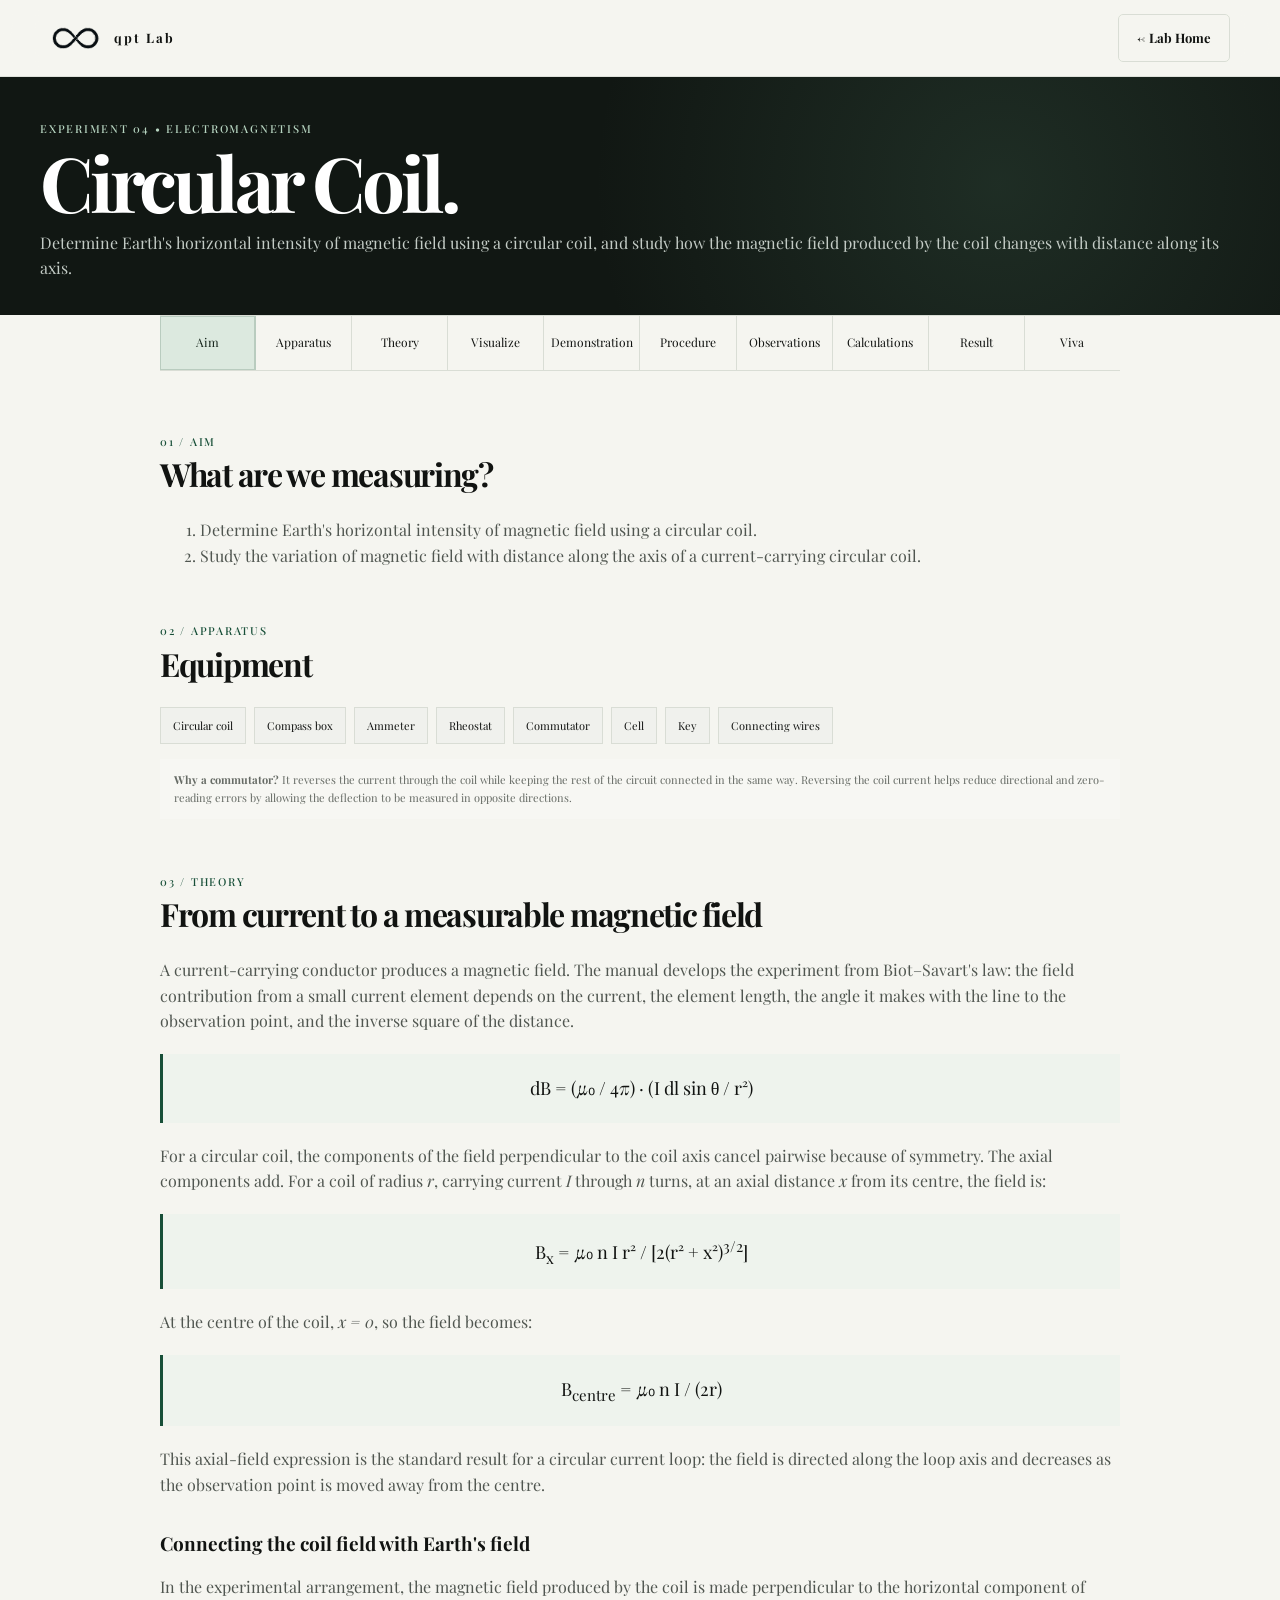
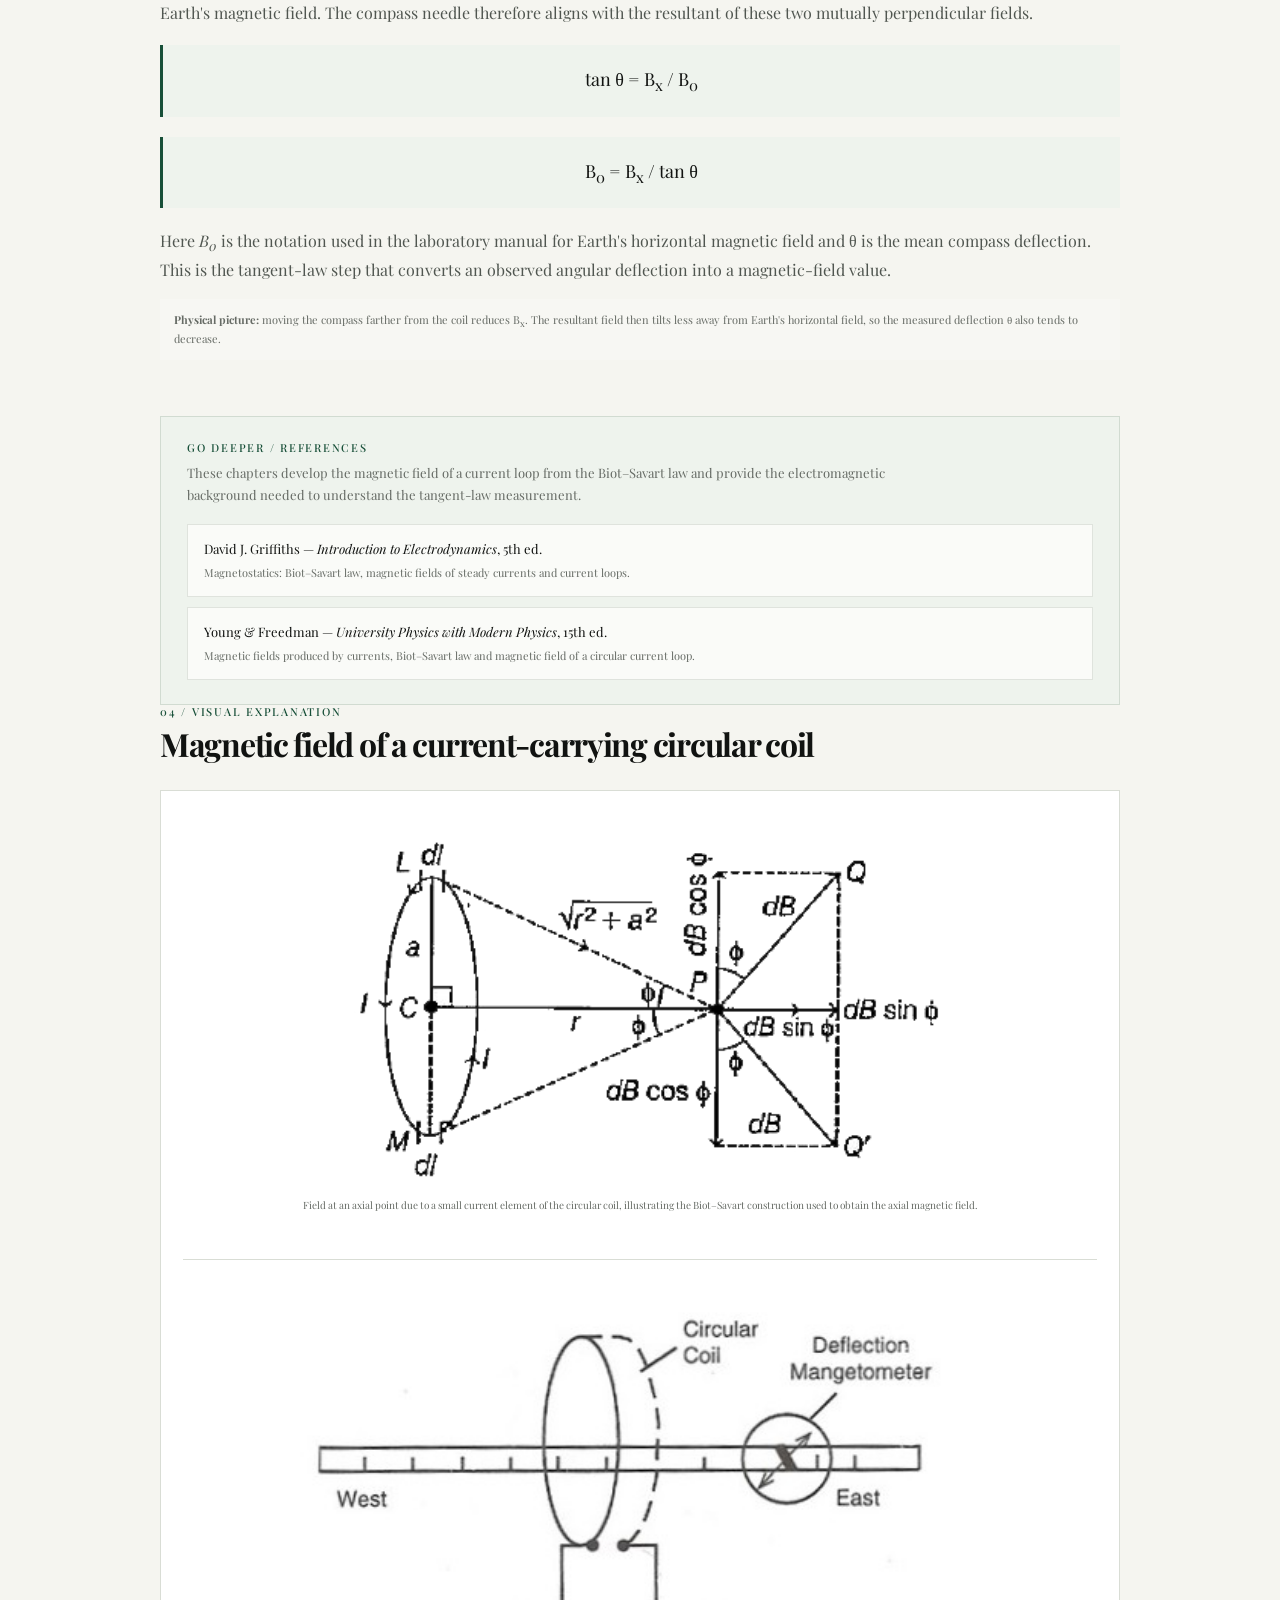
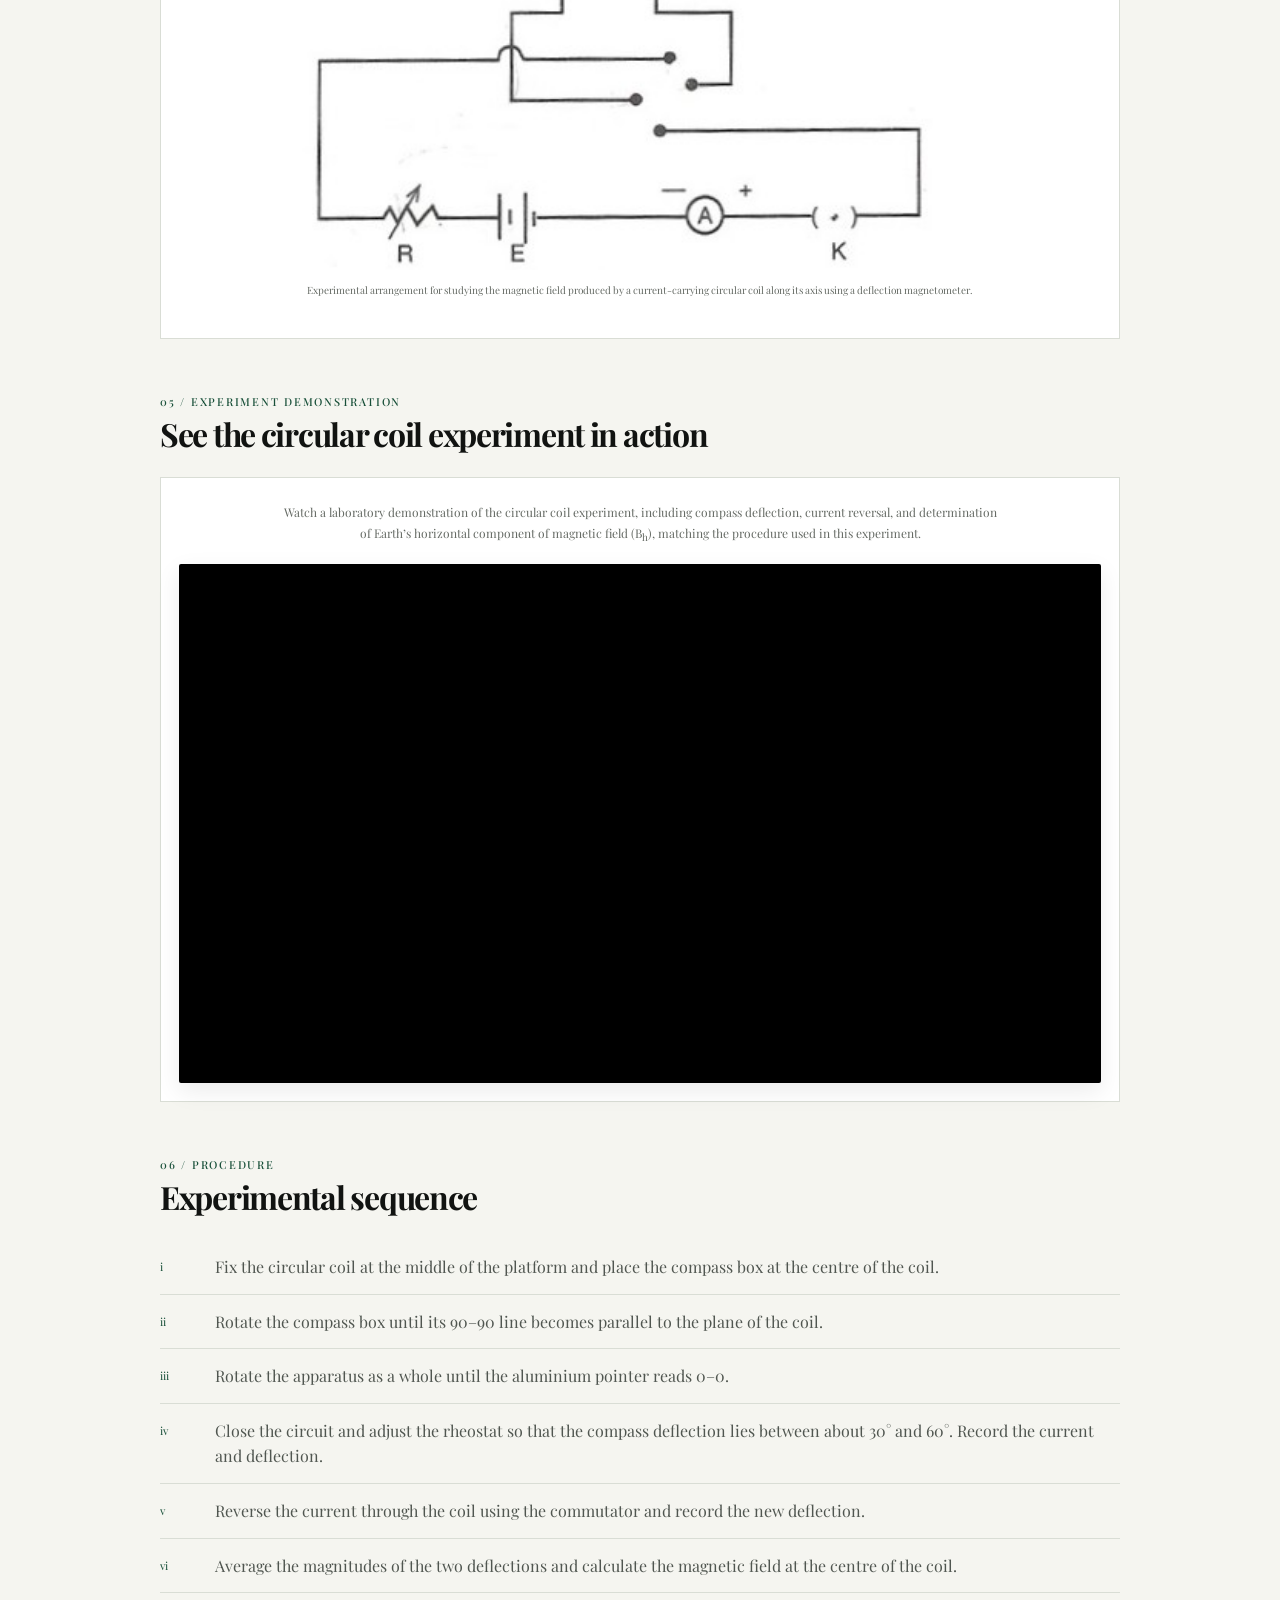
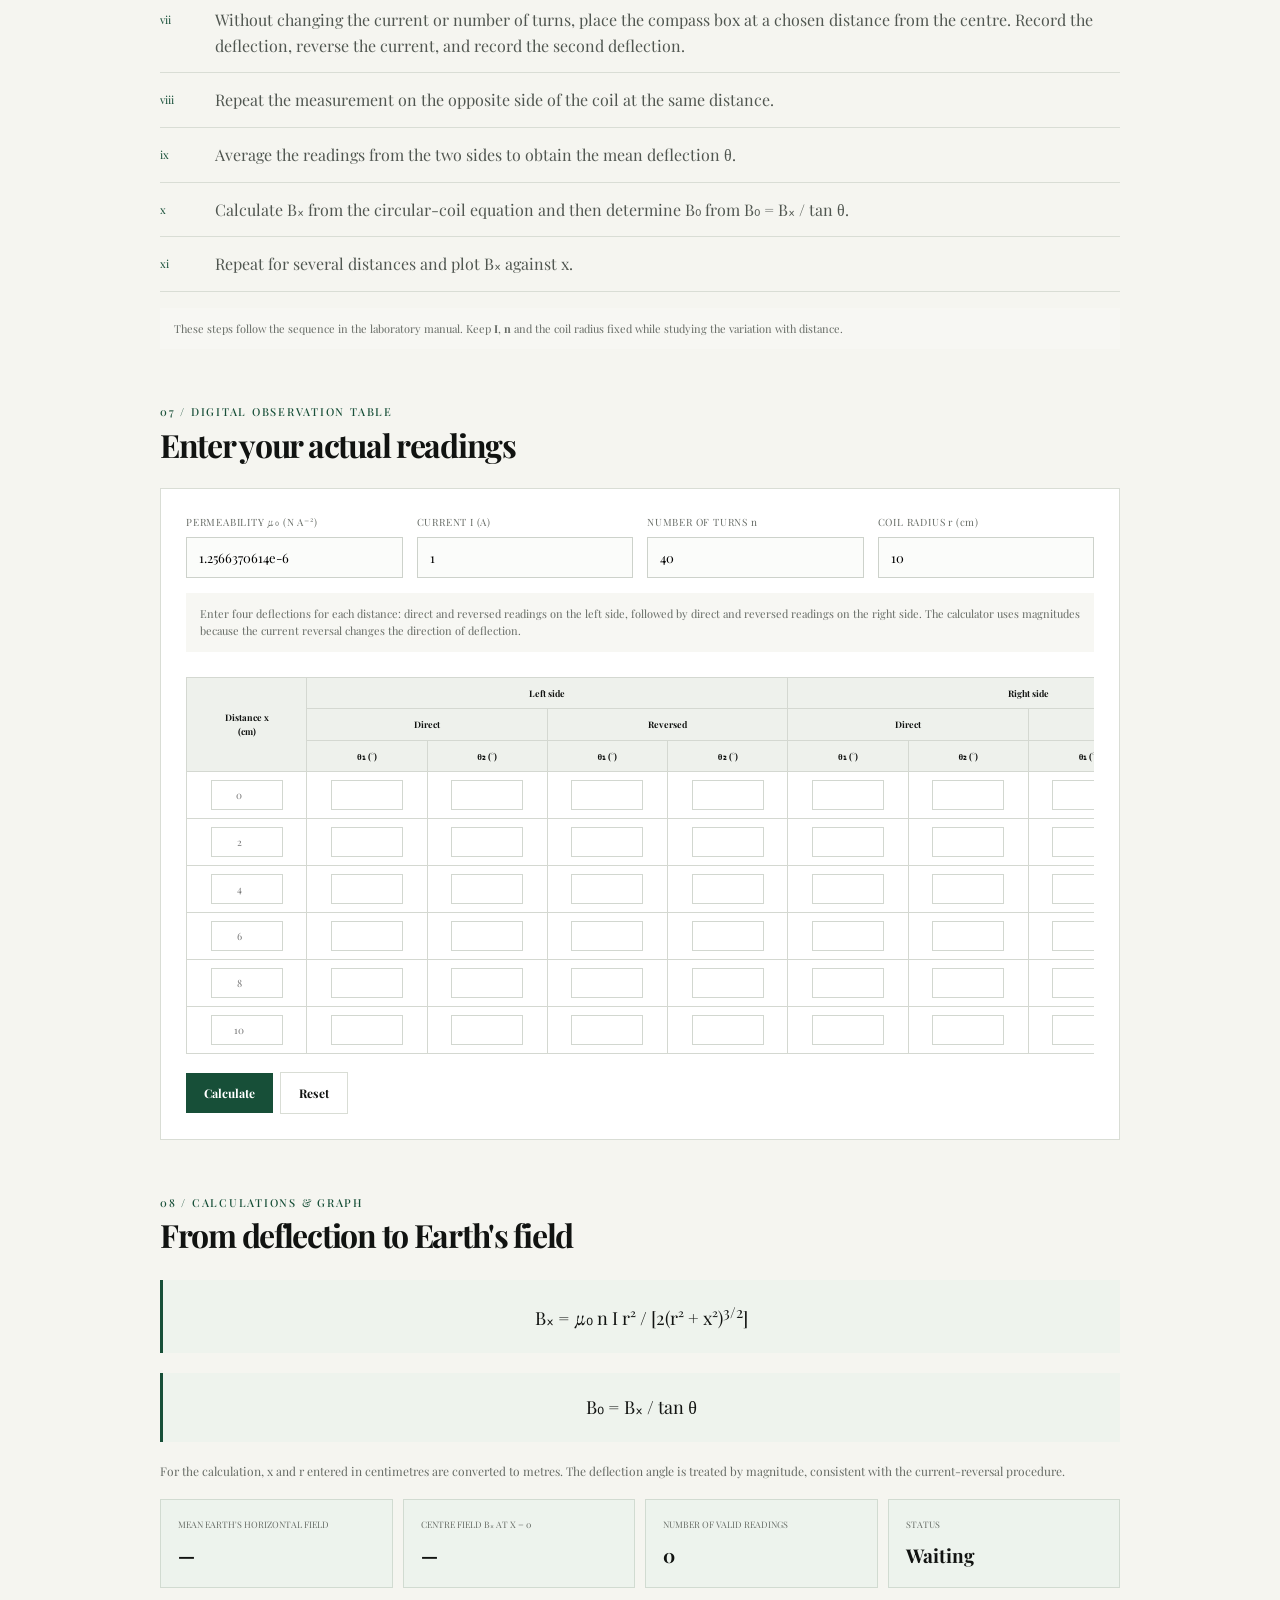
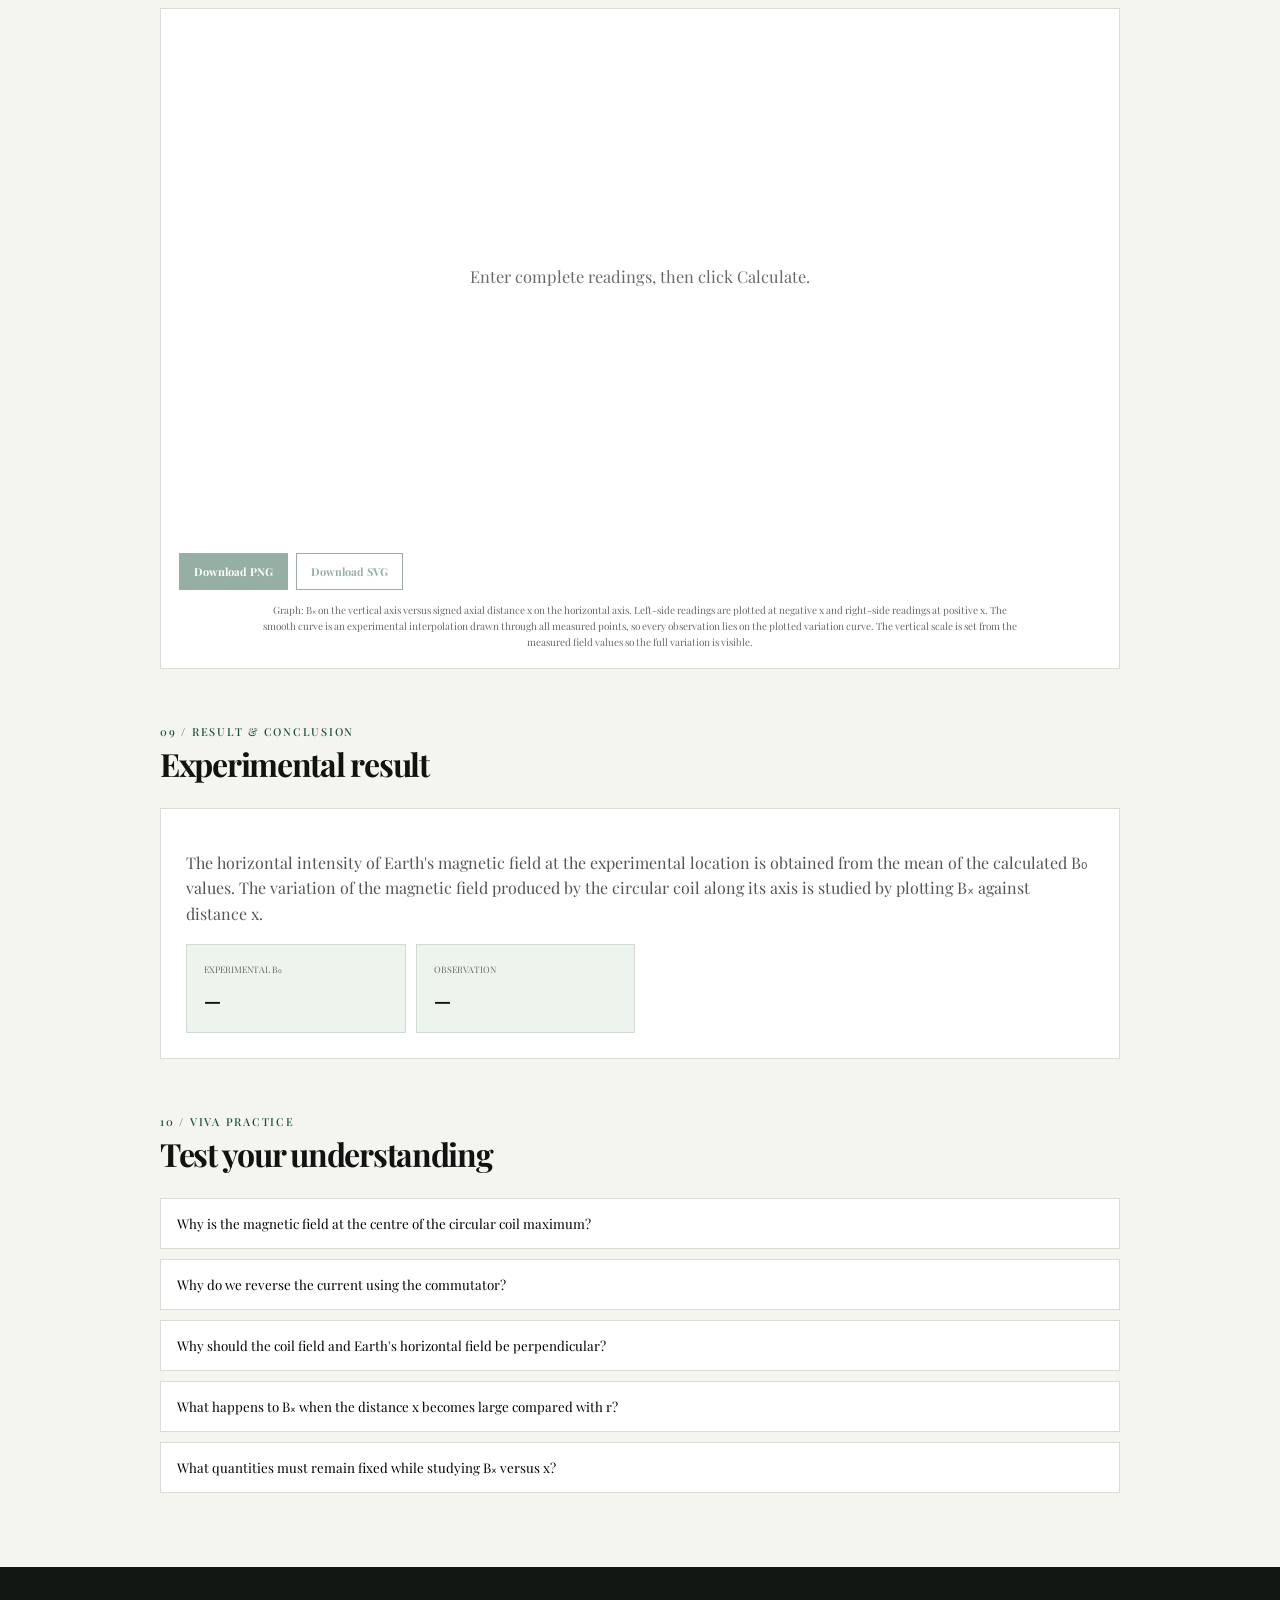
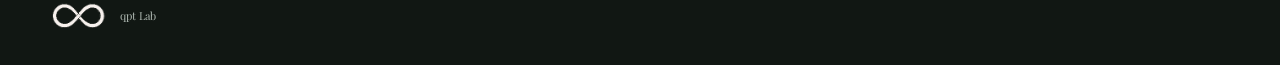
<file: experiment-04.html>
<!DOCTYPE html>
<html lang="en">
<head>
<meta charset="UTF-8">
<meta name="viewport" content="width=device-width, initial-scale=1.0">
<title>Experiment 04 | Circular Coil</title>
<link rel="stylesheet" href="style.css">
<link rel="preconnect" href="https://fonts.googleapis.com">
<link rel="preconnect" href="https://fonts.gstatic.com" crossorigin>
<link href="https://fonts.googleapis.com/css2?family=Playfair+Display:wght@400;500;600;700&display=swap" rel="stylesheet">
<style>
html,body,body *{font-family:"Playfair Display",Georgia,serif!important}
.exp4-hero{background:var(--dark);color:#fff;padding:70px 0 58px;position:relative;overflow:hidden}
.exp4-hero:after{content:"";position:absolute;inset:0;background:radial-gradient(circle at 78% 45%,rgba(71,112,89,.25),transparent 40%);pointer-events:none}
.exp4-hero .container{position:relative;z-index:1}.exp4-hero .eyebrow{color:#b7d5c1}.exp4-hero h1{font-size:clamp(42px,6vw,76px);line-height:.98;letter-spacing:-.055em;max-width:900px;margin:18px 0}.exp4-hero p{color:#c3cbc5;max-width:760px;font-size:16px}
.exp4-layout{display:grid;grid-template-columns:210px 1fr;gap:42px}.side-nav{position:sticky;top:100px;height:max-content}.side-nav a{display:block;padding:9px 0;color:var(--muted);font-size:12px;border-bottom:1px solid var(--line)}.side-nav a:hover{color:var(--accent)}
.content-block{margin-bottom:70px}.content-block h2{font-size:32px;letter-spacing:-.04em;margin:0 0 18px}.content-block h3{font-size:19px;margin:30px 0 10px}.prose{color:#505650;max-width:820px}.equation{background:#eef3ed;border-left:3px solid var(--accent);padding:20px 24px;font-size:18px;margin:20px 0;overflow:auto}.equation.center{text-align:center}.apparatus{display:flex;flex-wrap:wrap;gap:8px}.chip{padding:9px 12px;background:#f0f1ed;border:1px solid var(--line);font-size:11px}.steps{counter-reset:step;list-style:none;padding:0;max-width:820px}.steps li{counter-increment:step;display:grid;grid-template-columns:40px 1fr;gap:15px;padding:14px 0;border-bottom:1px solid var(--line);color:#505650}.steps li:before{content:counter(step,lower-roman);font-size:11px;color:var(--accent);padding-top:4px}
.lab-panel,.visual-box,.graph-box,.reference{background:#fff;border:1px solid var(--line)}.lab-panel{padding:25px}.visual-box{padding:22px;margin-top:20px}.visual-box svg{display:block;width:100%;height:auto}.visual-image{display:block;width:100%;height:auto;max-width:760px;margin:0 auto}.visual-pair{display:grid;grid-template-columns:1fr;gap:28px}.visual-item{padding:4px 0 18px}.visual-item + .visual-item{border-top:1px solid var(--line);padding-top:28px}.visual-image-biot{max-width:650px}.visual-image-arrangement{max-width:680px}.caption,.graph-note{font-size:10px;color:var(--muted);margin:12px auto 0;max-width:760px;line-height:1.6;text-align:center}.form-grid{display:grid;grid-template-columns:repeat(4,1fr);gap:14px}.field label{display:block;font-size:10px;letter-spacing:.08em;color:var(--muted);margin-bottom:7px}.field input{width:100%;padding:11px 12px;border:1px solid #cdd2cb;background:#fbfcfa;font-size:13px;outline:none}.field input:focus{border-color:var(--accent)}
.table-wrap{overflow-x:auto;margin-top:25px}.obs-table{width:100%;border-collapse:collapse;min-width:1280px}.obs-table th,.obs-table td{border:1px solid #d4d8d1;padding:8px;text-align:center;font-size:10px}.obs-table th{background:#eef1ec;font-size:9px}.obs-table input{width:72px;padding:7px;border:1px solid #d2d7d0;font-size:10px;text-align:center;background:#fff}.obs-table .readonly{background:#f6f8f4;color:#4f594f}
.button-calc,.button-reset{cursor:pointer;padding:12px 18px;font-size:12px;font-weight:700}.button-calc{border:0;background:var(--accent);color:white;margin-top:18px}.button-reset{border:1px solid var(--line);background:#fff;color:var(--ink);margin:18px 0 0 7px}.note{margin-top:15px;padding:12px 14px;background:#f7f7f3;color:var(--muted);font-size:11px}.result-grid{display:grid;grid-template-columns:repeat(4,1fr);gap:10px;margin-top:18px}.result{background:#edf3ed;border:1px solid #d1dbd1;padding:17px}.result span{display:block;font-size:9px;color:var(--muted);text-transform:uppercase}.result strong{display:block;font-size:19px;margin-top:8px;word-break:break-word}.formula-note{font-size:12px;color:var(--muted);margin-top:10px}
/* Experiment demonstration video — matched to Experiment 01 */
.video-box{padding:18px}.video-frame{position:relative;width:100%;aspect-ratio:16/9;overflow:hidden;background:#111}.video-frame iframe{position:absolute;inset:0;width:100%;height:100%;border:0;display:block}.youtube-embed-frame{background:#000;border-radius:2px;box-shadow:0 8px 24px rgba(0,0,0,.08)}.video-heading-content{text-align:center;padding:6px 18px 18px;max-width:820px;margin:0 auto}.video-heading-content .video-title{font-size:20px;letter-spacing:.04em;margin-bottom:9px}.video-heading-content p{font:12px "Manrope",sans-serif;color:var(--muted);line-height:1.7;margin:0 auto;max-width:720px}@media(max-width:560px){.video-heading-content .video-title{font-size:17px}.video-heading-content{padding-left:4px;padding-right:4px}.video-box{padding:12px}}
.graph-box{padding:18px;margin-top:20px}.graph-box svg{width:100%;height:auto;display:block}.graph-downloads{display:flex;gap:8px;flex-wrap:wrap;margin-top:14px}.graph-download-button{border:1px solid var(--accent);cursor:pointer;background:var(--accent);color:#fff;padding:10px 14px;font-size:11px;font-weight:700}.graph-download-button.secondary{background:#fff;color:var(--accent)}.graph-download-button:disabled{opacity:.45;cursor:not-allowed}.axis-label{font-size:13px;fill:#505650}.tick-label{font-size:11px;fill:#666b65}.gridline{stroke:#e3e7e1;stroke-width:1}.plot-axis{stroke:#6a716b;stroke-width:1.4}.data-point{fill:#174f38}.theory-line{stroke:#8a928b;stroke-width:2;stroke-dasharray:6 5}
.vector-controls{display:grid;grid-template-columns:repeat(4,1fr);gap:12px;margin-top:16px}.vector-controls label{font-size:10px;color:var(--muted);display:block}.vector-controls input{width:100%;margin-top:6px}.vector-readout{display:grid;grid-template-columns:repeat(3,1fr);gap:10px;margin-top:16px}.mini-result{background:#f7f8f4;border:1px solid var(--line);padding:12px}.mini-result span{display:block;font-size:9px;color:var(--muted)}.mini-result strong{font-size:16px;display:block;margin-top:5px}
.viva{border:1px solid var(--line);background:#fff;margin:10px 0}.viva button{width:100%;border:0;background:none;text-align:left;padding:16px;cursor:pointer;font-weight:400}.viva .answer{display:none;padding:0 16px 16px;color:var(--muted);font-size:13px}.viva.open .answer{display:block}.reference{margin-top:18px;padding:16px 18px;font-size:12px;color:var(--muted)}.reference a{color:var(--accent);text-decoration:underline}
@media(max-width:900px){.exp4-layout{grid-template-columns:1fr}.side-nav{position:static;display:flex;overflow:auto;gap:20px;border-bottom:1px solid var(--line)}.side-nav a{white-space:nowrap;border:0}.form-grid{grid-template-columns:repeat(2,1fr)}.vector-controls{grid-template-columns:repeat(2,1fr)}.result-grid{grid-template-columns:repeat(2,1fr)}}
@media(max-width:560px){.form-grid,.result-grid,.vector-readout{grid-template-columns:1fr}.vector-controls{grid-template-columns:1fr}.button-reset{margin-left:0}.obs-table{min-width:1120px}.exp4-hero{padding-top:50px}}

/* V20: horizontal quick-access navigation above the experiment hero */
.quick-access-bar{background:#f7f8f4;border-bottom:1px solid var(--line);border-top:1px solid var(--line);position:relative;z-index:5}
.quick-access-inner{display:flex;align-items:center;gap:28px;min-height:54px}
.quick-access-label{font-size:10px;letter-spacing:.16em;color:var(--accent);white-space:nowrap}
.quick-access-links{display:flex;align-items:center;gap:0;flex:1;overflow-x:auto;scrollbar-width:thin}
.quick-access-links a{display:inline-flex;align-items:center;min-height:54px;padding:0 17px;color:var(--muted);font-size:12px;text-decoration:none;border-left:1px solid var(--line);white-space:nowrap;transition:color .15s ease,background .15s ease}
.quick-access-links a:last-child{border-right:1px solid var(--line)}
.quick-access-links a:hover,.quick-access-links a:focus-visible{color:var(--ink);background:#eef3ed;outline:none}
@media(max-width:900px){.quick-access-inner{gap:14px}.quick-access-label{display:none}.quick-access-links a{padding:0 14px}}
</style>

<style id="quick-access-in-hero">
/* V21: quick access sits inside the dark hero, directly below the experiment title and subtitle. */
.exp-hero .quick-access-bar, .exp4-hero .quick-access-bar{
  background:transparent;
  border:0;
  border-top:1px solid rgba(195,203,197,.32);
  position:relative;
  z-index:4;
  margin-top:32px;
}
.exp-hero .quick-access-inner, .exp4-hero .quick-access-inner{
  display:flex;
  align-items:center;
  gap:24px;
  min-height:50px;
}
.exp-hero .quick-access-label, .exp4-hero .quick-access-label{
  color:#b7d5c1;
  font-size:9px;
  letter-spacing:.18em;
  white-space:nowrap;
}
.exp-hero .quick-access-links, .exp4-hero .quick-access-links{
  display:flex;
  align-items:stretch;
  flex:1;
  overflow-x:auto;
  scrollbar-width:none;
}
.exp-hero .quick-access-links::-webkit-scrollbar, .exp4-hero .quick-access-links::-webkit-scrollbar{display:none}
.exp-hero .quick-access-links a, .exp4-hero .quick-access-links a{
  display:inline-flex;
  align-items:center;
  min-height:50px;
  padding:0 16px;
  color:#c3cbc5;
  font-size:11px;
  text-decoration:none;
  border-left:1px solid rgba(195,203,197,.18);
  white-space:nowrap;
  transition:background .18s ease,color .18s ease;
}
.exp-hero .quick-access-links a:last-child, .exp4-hero .quick-access-links a:last-child{border-right:1px solid rgba(195,203,197,.18)}
.exp-hero .quick-access-links a:hover, .exp-hero .quick-access-links a:focus-visible,
.exp4-hero .quick-access-links a:hover, .exp4-hero .quick-access-links a:focus-visible{
  background:rgba(183,213,193,.10);
  color:#fff;
  outline:none;
}
@media(max-width:900px){
  .exp-hero .quick-access-inner, .exp4-hero .quick-access-inner{gap:12px}
  .exp-hero .quick-access-label, .exp4-hero .quick-access-label{display:none}
  .exp-hero .quick-access-links a, .exp4-hero .quick-access-links a{padding:0 13px}
}
</style>

<style id="quick-access-in-hero-v21">
/* V21: Quick access is part of the dark hero, immediately below the title and subtitle. */
.exp-hero .quick-access-bar,.exp4-hero .quick-access-bar{background:transparent!important;border:0!important;border-top:1px solid rgba(195,203,197,.30)!important;position:relative;z-index:4;margin-top:30px!important;}
.exp-hero .quick-access-inner,.exp4-hero .quick-access-inner{display:flex;align-items:center;gap:24px;min-height:48px;}
.exp-hero .quick-access-label,.exp4-hero .quick-access-label{color:#b7d5c1;font-size:9px;letter-spacing:.18em;white-space:nowrap;}
.exp-hero .quick-access-links,.exp4-hero .quick-access-links{display:flex;align-items:stretch;flex:1;overflow-x:auto;scrollbar-width:none;}
.exp-hero .quick-access-links::-webkit-scrollbar,.exp4-hero .quick-access-links::-webkit-scrollbar{display:none;}
.exp-hero .quick-access-links a,.exp4-hero .quick-access-links a{display:inline-flex;align-items:center;min-height:48px;padding:0 15px;color:#c3cbc5;font-size:11px;text-decoration:none;border-left:1px solid rgba(195,203,197,.17);white-space:nowrap;transition:background .18s ease,color .18s ease;}
.exp-hero .quick-access-links a:last-child,.exp4-hero .quick-access-links a:last-child{border-right:1px solid rgba(195,203,197,.17);}
.exp-hero .quick-access-links a:hover,.exp-hero .quick-access-links a:focus-visible,.exp4-hero .quick-access-links a:hover,.exp4-hero .quick-access-links a:focus-visible{background:rgba(183,213,193,.10);color:#fff;outline:none;}
@media(max-width:900px){.exp-hero .quick-access-inner,.exp4-hero .quick-access-inner{gap:12px}.exp-hero .quick-access-label,.exp4-hero .quick-access-label{display:none}.exp-hero .quick-access-links a,.exp4-hero .quick-access-links a{padding:0 13px;}}
</style>

<style id="v22-compact-fullwidth">
/* V22: compact experiment hero and full-width experiment content. */
.exp-hero,.exp4-hero{padding-top:42px!important;padding-bottom:0!important;}
.exp-hero h1,.exp4-hero h1{margin-top:12px!important;margin-bottom:12px!important;}
.exp-hero p,.exp4-hero p{max-width:none!important;margin-bottom:0!important;}
.exp-hero .quick-access-bar,.exp4-hero .quick-access-bar{margin-top:22px!important;}
.exp-hero .quick-access-inner,.exp4-hero .quick-access-inner{min-height:48px!important;}
.exp-layout{display:block!important;width:100%!important;}
.exp-layout>.side-nav{display:none!important;}
.exp-layout>main,.exp-layout>.exp-main,.exp-layout>.content{width:100%!important;max-width:none!important;min-width:0!important;}
.content-block{width:100%!important;max-width:none!important;}
.content-block .prose,.prose,.steps{max-width:none!important;width:100%!important;}
.equation,.visual-box,.lab-panel,.reference{max-width:none!important;width:100%;box-sizing:border-box;}
@media(max-width:900px){.exp-hero,.exp4-hero{padding-top:32px!important;padding-bottom:0!important;}}
</style>

<style id="v22-final-page-width">
/* V22 final: compact hero + broad reading column, matching the approved preview. */
.exp-hero,.exp4-hero{padding-top:38px!important;padding-bottom:0!important;}
.exp-hero h1,.exp4-hero h1{margin:10px 0 10px!important;}
.exp-hero p,.exp4-hero p{max-width:none!important;margin:0!important;}
.exp-hero .quick-access-bar,.exp4-hero .quick-access-bar{margin-top:20px!important;}
.exp-hero>.container,.exp4-hero>.container,main.section.container{width:calc(100% - 80px)!important;max-width:1440px!important;}
main.section.container .content-block,main.section.container .prose,main.section.container .steps{width:100%!important;max-width:none!important;}
main.section.container .equation,main.section.container .visual-box,main.section.container .lab-panel,main.section.container .reference{width:100%!important;max-width:none!important;}
@media(max-width:900px){.exp-hero>.container,.exp4-hero>.container,main.section.container{width:calc(100% - 40px)!important}.exp-hero,.exp4-hero{padding-top:30px!important;}}
</style>

<style id="v28-quick-access-light-active">
/* V28: quiet cream navigation with the same light-green selection used in the lab schedule. */
.experiment-page > .quick-access-bar {
  background: var(--bg) !important;
  border-top: 1px solid var(--line) !important;
  border-bottom: 1px solid var(--line) !important;
}
.experiment-page > .quick-access-bar .quick-access-label {
  color: var(--muted) !important;
  border-right: 1px solid var(--line) !important;
}
.experiment-page > .quick-access-bar .quick-access-links a {
  color: var(--ink) !important;
  background: var(--bg) !important;
  border-left: 1px solid var(--line) !important;
  transition: background .18s ease, color .18s ease, border-color .18s ease !important;
}
.experiment-page > .quick-access-bar .quick-access-links a:hover,
.experiment-page > .quick-access-bar .quick-access-links a:focus-visible {
  background: var(--accent-2) !important;
  color: var(--ink) !important;
  outline: none !important;
}
.experiment-page > .quick-access-bar .quick-access-links a.active {
  background: var(--accent-2) !important;
  color: var(--accent-ink, #142319) !important;
  border-color: #b9ccbF !important;
  box-shadow: inset 0 0 0 1px #b9ccbF !important;
}
.experiment-page > .quick-access-bar .quick-access-links a.active + a {
  border-left-color: #b9ccbF !important;
}
</style>

<style id="v28-unified-experiment-spacing">
/* V28: unified vertical rhythm across all individual experiment pages. */
.experiment-page > main.section.container {
  padding-top: 64px !important;
  padding-bottom: 64px !important;
}
.experiment-page > main.section.container .content-block {
  margin-bottom: 56px !important;
}
.experiment-page > main.section.container .content-block:last-child {
  margin-bottom: 0 !important;
}
@media (max-width: 900px) {
  .experiment-page > main.section.container {
    padding-top: 48px !important;
    padding-bottom: 48px !important;
  }
  .experiment-page > main.section.container .content-block {
    margin-bottom: 44px !important;
  }
}
</style>

</head>
<body class="experiment-page">
<header class="site-header"><nav class="nav container">
<a class="brand" href="index.html"><span class="brand-mark" aria-hidden="true"><img src="infinity-logo.png" alt=""></span><span><strong>qpt Lab</strong></span></a>
<a class="button secondary" style="color:var(--ink);border-color:var(--line)" href="index.html">← Lab Home</a>
</nav></header>




<section class="exp4-hero"><div class="hero-black"></div><div class="hero-white-cover"></div><div class="container hero-content-reveal">
<div class="eyebrow">EXPERIMENT 04 • ELECTROMAGNETISM</div>
<h1>Circular Coil.</h1>
<p>Determine Earth's horizontal intensity of magnetic field using a circular coil, and study how the magnetic field produced by the coil changes with distance along its axis.</p>
</div>
</section>

<div class="quick-access-bar"><div class="quick-access-inner"><div class="quick-access-label">QUICK ACCESS</div><nav class="quick-access-links" aria-label="Experiment sections"><a href="#aim">Aim</a><a href="#apparatus">Apparatus</a><a href="#theory">Theory</a><a href="#visualize">Visualize</a><a href="#demonstration">Demonstration</a><a href="#procedure">Procedure</a><a href="#observations">Observations</a><a href="#calculations">Calculations</a><a href="#result">Result</a><a href="#viva">Viva</a></nav></div></div>



<main class="section container">
<div>
<section id="aim" class="content-block"><div class="eyebrow">01 / AIM</div><h2>What are we measuring?</h2><div class="prose"><ol><li>Determine Earth's horizontal intensity of magnetic field using a circular coil.</li><li>Study the variation of magnetic field with distance along the axis of a current-carrying circular coil.</li></ol></div></section>

<section id="apparatus" class="content-block"><div class="eyebrow">02 / APPARATUS</div><h2>Equipment</h2><div class="apparatus"><span class="chip">Circular coil</span><span class="chip">Compass box</span><span class="chip">Ammeter</span><span class="chip">Rheostat</span><span class="chip">Commutator</span><span class="chip">Cell</span><span class="chip">Key</span><span class="chip">Connecting wires</span></div><div class="note"><strong>Why a commutator?</strong> It reverses the current through the coil while keeping the rest of the circuit connected in the same way. Reversing the coil current helps reduce directional and zero-reading errors by allowing the deflection to be measured in opposite directions.</div></section>

<section id="theory" class="content-block"><div class="eyebrow">03 / THEORY</div><h2>From current to a measurable magnetic field</h2>
<p class="prose">A current-carrying conductor produces a magnetic field. The manual develops the experiment from Biot–Savart's law: the field contribution from a small current element depends on the current, the element length, the angle it makes with the line to the observation point, and the inverse square of the distance.</p>
<div class="equation center">dB = (μ₀ / 4π) · (I dl sin θ / r²)</div>
<p class="prose">For a circular coil, the components of the field perpendicular to the coil axis cancel pairwise because of symmetry. The axial components add. For a coil of radius <em>r</em>, carrying current <em>I</em> through <em>n</em> turns, at an axial distance <em>x</em> from its centre, the field is:</p>
<div class="equation center">B<sub>x</sub> = μ₀ n I r² / [2(r² + x²)<sup>3/2</sup>]</div>
<p class="prose">At the centre of the coil, <em>x = 0</em>, so the field becomes:</p>
<div class="equation center">B<sub>centre</sub> = μ₀ n I / (2r)</div>
<p class="prose">This axial-field expression is the standard result for a circular current loop: the field is directed along the loop axis and decreases as the observation point is moved away from the centre.</p>
<h3>Connecting the coil field with Earth's field</h3>
<p class="prose">In the experimental arrangement, the magnetic field produced by the coil is made perpendicular to the horizontal component of Earth's magnetic field. The compass needle therefore aligns with the resultant of these two mutually perpendicular fields.</p>
<div class="equation center">tan θ = B<sub>x</sub> / B<sub>0</sub></div>
<div class="equation center">B<sub>0</sub> = B<sub>x</sub> / tan θ</div>
<p class="prose">Here <em>B<sub>0</sub></em> is the notation used in the laboratory manual for Earth's horizontal magnetic field and θ is the mean compass deflection. This is the tangent-law step that converts an observed angular deflection into a magnetic-field value.</p>
<div class="note"><strong>Physical picture:</strong> moving the compass farther from the coil reduces B<sub>x</sub>. The resultant field then tilts less away from Earth's horizontal field, so the measured deflection θ also tends to decrease.</div>
</section>

<div class="deep-references">
<div class="eyebrow">GO DEEPER / REFERENCES</div>
<p class="deep-references-intro">These chapters develop the magnetic field of a current loop from the Biot–Savart law and provide the electromagnetic background needed to understand the tangent-law measurement.</p>
<div class="deep-reference-list">
<div class="deep-reference"><div class="deep-reference-title">David J. Griffiths — <em>Introduction to Electrodynamics</em>, 5th ed.</div><div class="deep-reference-topic">Magnetostatics: Biot–Savart law, magnetic fields of steady currents and current loops.</div></div>
<div class="deep-reference"><div class="deep-reference-title">Young &amp; Freedman — <em>University Physics with Modern Physics</em>, 15th ed.</div><div class="deep-reference-topic">Magnetic fields produced by currents, Biot–Savart law and magnetic field of a circular current loop.</div></div>
</div></div>
<section id="visualize" class="content-block"><div class="eyebrow">04 / VISUAL EXPLANATION</div><h2>Magnetic field of a current-carrying circular coil</h2>
<div class="visual-box visual-pair">
<div class="visual-item">
<img class="visual-image visual-image-biot" src="circular-coil-biot-savart.png" alt="Biot–Savart law diagram showing a circular current-carrying coil and the magnetic field contribution dB at an axial point P" loading="lazy">
<p class="caption">Field at an axial point due to a small current element of the circular coil, illustrating the Biot–Savart construction used to obtain the axial magnetic field.</p>
</div>
<div class="visual-item">
<img class="visual-image visual-image-arrangement" src="circular-coil-axis-arrangement.jpg" alt="Experimental arrangement of a circular coil, deflection magnetometer, rheostat, battery, ammeter and key for measuring magnetic field along the coil axis" loading="lazy">
<p class="caption">Experimental arrangement for studying the magnetic field produced by a current-carrying circular coil along its axis using a deflection magnetometer.</p>
</div>
</div></section>

<section id="demonstration" class="content-block">
<div class="eyebrow">05 / EXPERIMENT DEMONSTRATION</div>
<h2>See the circular coil experiment in action</h2>
<div class="lab-panel video-box">
<div class="video-heading-content">
<p>Watch a laboratory demonstration of the circular coil experiment, including compass deflection, current reversal, and determination of Earth’s horizontal component of magnetic field (B<sub>h</sub>), matching the procedure used in this experiment.</p>
</div>
<div class="video-frame youtube-embed-frame">
<iframe src="https://www.youtube.com/embed/STbaGCULeLs?rel=0" title="11. Circular Coil: Determination of Bh | Prof. Charly Kattakayam" allow="accelerometer; autoplay; clipboard-write; encrypted-media; gyroscope; picture-in-picture; web-share" allowfullscreen loading="lazy" referrerpolicy="strict-origin-when-cross-origin"></iframe>
</div>
</div>
</section>

<section id="procedure" class="content-block"><div class="eyebrow">06 / PROCEDURE</div><h2>Experimental sequence</h2><ol class="steps">
<li>Fix the circular coil at the middle of the platform and place the compass box at the centre of the coil.</li>
<li>Rotate the compass box until its 90–90 line becomes parallel to the plane of the coil.</li>
<li>Rotate the apparatus as a whole until the aluminium pointer reads 0–0.</li>
<li>Close the circuit and adjust the rheostat so that the compass deflection lies between about 30° and 60°. Record the current and deflection.</li>
<li>Reverse the current through the coil using the commutator and record the new deflection.</li>
<li>Average the magnitudes of the two deflections and calculate the magnetic field at the centre of the coil.</li>
<li>Without changing the current or number of turns, place the compass box at a chosen distance from the centre. Record the deflection, reverse the current, and record the second deflection.</li>
<li>Repeat the measurement on the opposite side of the coil at the same distance.</li>
<li>Average the readings from the two sides to obtain the mean deflection θ.</li>
<li>Calculate Bₓ from the circular-coil equation and then determine B₀ from B₀ = Bₓ / tan θ.</li>
<li>Repeat for several distances and plot Bₓ against x.</li>
</ol><div class="note">These steps follow the sequence in the laboratory manual. Keep <strong>I</strong>, <strong>n</strong> and the coil radius fixed while studying the variation with distance.</div></section>

<section id="observations" class="content-block"><div class="eyebrow">07 / DIGITAL OBSERVATION TABLE</div><h2>Enter your actual readings</h2>
<div class="lab-panel">
<div class="form-grid">
<div class="field"><label>PERMEABILITY μ₀ (N A⁻²)</label><input id="mu0" type="number" value="1.2566370614e-6" step="any"></div>
<div class="field"><label>CURRENT I (A)</label><input id="current" type="number" value="1" step="any"></div>
<div class="field"><label>NUMBER OF TURNS n</label><input id="turns" type="number" value="40" step="1"></div>
<div class="field"><label>COIL RADIUS r (cm)</label><input id="radius" type="number" value="10" step="any"></div>
</div>
<div class="note">Enter four deflections for each distance: direct and reversed readings on the left side, followed by direct and reversed readings on the right side. The calculator uses magnitudes because the current reversal changes the direction of deflection.</div>
<div class="table-wrap"><table class="obs-table"><thead><tr><th rowspan="3">Distance x<br>(cm)</th><th colspan="4">Left side</th><th colspan="4">Right side</th><th rowspan="3">Mean θ<br>(°)</th><th rowspan="3">Bₓ<br>(T)</th><th rowspan="3">B₀ = Bₓ/tanθ<br>(T)</th></tr><tr><th colspan="2">Direct</th><th colspan="2">Reversed</th><th colspan="2">Direct</th><th colspan="2">Reversed</th></tr><tr><th>θ₁ (°)</th><th>θ₂ (°)</th><th>θ₁ (°)</th><th>θ₂ (°)</th><th>θ₁ (°)</th><th>θ₂ (°)</th><th>θ₁ (°)</th><th>θ₂ (°)</th></tr></thead><tbody id="obsBody"></tbody></table></div>
<button class="button-calc" onclick="calculateCoil()">Calculate</button><button class="button-reset" onclick="resetCoil()">Reset</button>
</div></section>

<section id="calculations" class="content-block"><div class="eyebrow">08 / CALCULATIONS & GRAPH</div><h2>From deflection to Earth's field</h2>
<div class="equation center">Bₓ = μ₀ n I r² / [2(r² + x²)<sup>3/2</sup>]</div>
<div class="equation center">B₀ = Bₓ / tan θ</div>
<div class="formula-note">For the calculation, x and r entered in centimetres are converted to metres. The deflection angle is treated by magnitude, consistent with the current-reversal procedure.</div>
<div class="result-grid"><div class="result"><span>Mean Earth's horizontal field</span><strong id="b0Out">—</strong></div><div class="result"><span>Centre field Bₓ at x = 0</span><strong id="centreOut">—</strong></div><div class="result"><span>Number of valid readings</span><strong id="countOut">0</strong></div><div class="result"><span>Status</span><strong id="statusOut">Waiting</strong></div></div>
<div class="graph-box"><svg id="coilGraph" viewBox="0 0 900 500" role="img" aria-label="Magnetic field versus axial distance graph"></svg><div class="graph-downloads"><button id="downloadPng" class="graph-download-button" onclick="downloadGraphPNG()" disabled>Download PNG</button><button id="downloadSvg" class="graph-download-button secondary" onclick="downloadGraphSVG()" disabled>Download SVG</button></div><p class="graph-note">Graph: Bₓ on the vertical axis versus signed axial distance x on the horizontal axis. Left-side readings are plotted at negative x and right-side readings at positive x. The smooth curve is an experimental interpolation drawn through all measured points, so every observation lies on the plotted variation curve. The vertical scale is set from the measured field values so the full variation is visible.</p></div>
</section>

<section id="result" class="content-block"><div class="eyebrow">09 / RESULT & CONCLUSION</div><h2>Experimental result</h2><div class="lab-panel"><p class="prose">The horizontal intensity of Earth's magnetic field at the experimental location is obtained from the mean of the calculated B₀ values. The variation of the magnetic field produced by the circular coil along its axis is studied by plotting Bₓ against distance x.</p><div class="result-grid"><div class="result"><span>Experimental B₀</span><strong id="finalB0">—</strong></div><div class="result"><span>Observation</span><strong id="finalConclusion">—</strong></div></div></div></section>

<section id="viva" class="content-block"><div class="eyebrow">10 / VIVA PRACTICE</div><h2>Test your understanding</h2>
<div class="viva"><button onclick="toggleViva(this)">Why is the magnetic field at the centre of the circular coil maximum?</button><div class="answer">At the centre, x = 0 in the axial-field expression, so the denominator is smallest. Moving away from the centre increases (r² + x²)<sup>3/2</sup>, reducing Bₓ.</div></div>
<div class="viva"><button onclick="toggleViva(this)">Why do we reverse the current using the commutator?</button><div class="answer">Reversing the current reverses the coil's magnetic field and hence the direction of compass deflection. Taking magnitudes of the direct and reversed readings helps reduce directional and zero-setting errors.</div></div>
<div class="viva"><button onclick="toggleViva(this)">Why should the coil field and Earth's horizontal field be perpendicular?</button><div class="answer">The tangent-law relation used here, tan θ = Bₓ/B₀, applies when the two horizontal fields are mutually perpendicular. The compass then aligns with their vector resultant.</div></div>
<div class="viva"><button onclick="toggleViva(this)">What happens to Bₓ when the distance x becomes large compared with r?</button><div class="answer">The denominator grows approximately as x³, so the field decreases rapidly. This is why the measured deflection becomes smaller as the compass is moved farther from the coil.</div></div>
<div class="viva"><button onclick="toggleViva(this)">What quantities must remain fixed while studying Bₓ versus x?</button><div class="answer">The current I, number of turns n and coil radius r should remain fixed. The distance x is the quantity deliberately varied.</div></div>
</section>

</div></div>
</main>

<footer>
  <div class="container footer-inner">
    <span class="footer-brand">
      <span class="footer-mark" aria-hidden="true"><img src="infinity-logo.png" alt=""></span>
      <span>qpt Lab</span>
    </span>
  </div>
</footer>


<script>
const rowCount=6;
function buildRows(){const body=document.getElementById('obsBody');body.innerHTML='';for(let i=0;i<rowCount;i++){const tr=document.createElement('tr');tr.innerHTML=`<td><input id="x${i}" type="number" step="any" placeholder="${i===0?'0':i*2}"></td><td><input id="ld1_${i}" type="number" step="any" min="0" aria-label="Left direct θ1"></td><td><input id="ld2_${i}" type="number" step="any" min="0" aria-label="Left direct θ2"></td><td><input id="lr1_${i}" type="number" step="any" min="0" aria-label="Left reversed θ1"></td><td><input id="lr2_${i}" type="number" step="any" min="0" aria-label="Left reversed θ2"></td><td><input id="rd1_${i}" type="number" step="any" min="0" aria-label="Right direct θ1"></td><td><input id="rd2_${i}" type="number" step="any" min="0" aria-label="Right direct θ2"></td><td><input id="rr1_${i}" type="number" step="any" min="0" aria-label="Right reversed θ1"></td><td><input id="rr2_${i}" type="number" step="any" min="0" aria-label="Right reversed θ2"></td><td id="theta${i}" class="readonly">—</td><td id="bx${i}" class="readonly">—</td><td id="b0${i}" class="readonly">—</td>`;body.appendChild(tr)}}
function num(id){const v=parseFloat(document.getElementById(id).value);return Number.isFinite(v)?v:null}
function fmt(v,n=4){return Number.isFinite(v)?v.toPrecision(n):'—'}
function calculateCoil(){const mu=num('mu0')??(4*Math.PI*1e-7),I=num('current'),N=num('turns'),rCm=num('radius');if(I==null||N==null||rCm==null||I<=0||N<=0||rCm<=0){alert('Please enter valid μ₀, current, number of turns and radius.');return}const r=rCm/100;const vals=[];for(let i=0;i<rowCount;i++){const xCm=num('x'+i);const leftReadings=['ld1','ld2','lr1','lr2'].map(prefix=>num(prefix+'_'+i));const rightReadings=['rd1','rd2','rr1','rr2'].map(prefix=>num(prefix+'_'+i));if(xCm!=null&&leftReadings.every(v=>v!=null)&&rightReadings.every(v=>v!=null)){const leftTheta=leftReadings.reduce((sum,v)=>sum+Math.abs(v),0)/leftReadings.length;const rightTheta=rightReadings.reduce((sum,v)=>sum+Math.abs(v),0)/rightReadings.length;const theta=(leftTheta+rightTheta)/2;const x=xCm/100;const bx=mu*N*I*r*r/(2*Math.pow(r*r+x*x,1.5));const b0=Math.tan(theta*Math.PI/180)!==0?bx/Math.tan(theta*Math.PI/180):null;document.getElementById('theta'+i).textContent=theta.toFixed(3)+'°';document.getElementById('bx'+i).textContent=bx.toExponential(4);document.getElementById('b0'+i).textContent=b0==null?'—':b0.toExponential(4);if(b0!=null)vals.push({x:xCm,bx,b0,theta,leftTheta,rightTheta})}else{['theta','bx','b0'].forEach(p=>document.getElementById(p+i).textContent='—')}}document.getElementById('countOut').textContent=vals.length;const meanB0=vals.length?vals.reduce((s,v)=>s+v.b0,0)/vals.length:null;document.getElementById('b0Out').textContent=meanB0!=null?meanB0.toExponential(5)+' T':'—';const centre=mu*N*I/(2*r);document.getElementById('centreOut').textContent=centre.toExponential(5)+' T';document.getElementById('statusOut').textContent=vals.length?'Calculated':'Waiting';document.getElementById('finalB0').textContent=meanB0!=null?meanB0.toExponential(5)+' T':'—';document.getElementById('finalConclusion').textContent=vals.length?'Bₓ decreases with distance x on both sides of the coil':'Enter complete readings';drawGraph(vals,mu,N,I,r,meanB0);setGraphDownloadState(vals.length>0)}
function drawGraph(vals,mu,N,I,r,meanB0){
const svg=document.getElementById('coilGraph');svg.innerHTML='';
const W=900,H=500,L=85,R=35,T=35,B=70;
const ns='http://www.w3.org/2000/svg';
const el=(tag,a,t)=>{const e=document.createElementNS(ns,tag);Object.entries(a||{}).forEach(([k,v])=>e.setAttribute(k,v));if(t!=null)e.textContent=t;svg.appendChild(e);return e};
if(!vals.length){el('text',{x:450,y:250,'text-anchor':'middle',fill:'#666b65','font-size':'16'},'Enter complete readings, then click Calculate.');return}

const absXmax=Math.max(1,...vals.map(v=>Math.abs(v.x)))*1.15;
const sideBx=vals.flatMap(v=>{
  const leftBx=meanB0!=null?meanB0*Math.tan(v.leftTheta*Math.PI/180):v.bx;
  const rightBx=meanB0!=null?meanB0*Math.tan(v.rightTheta*Math.PI/180):v.bx;
  return [{x:-Math.abs(v.x),bx:leftBx,side:'Left'},{x:Math.abs(v.x),bx:rightBx,side:'Right'}];
}).filter(v=>Number.isFinite(v.x)&&Number.isFinite(v.bx));

/* If both sides contain the same axial position (normally x = 0), combine
   identical/near-identical observations for the interpolation curve while
   retaining the original points for display. */
const grouped=new Map();
sideBx.forEach(v=>{
  const key=Number(v.x.toFixed(8));
  if(!grouped.has(key)) grouped.set(key,[]);
  grouped.get(key).push(v.bx);
});
const curvePts=[...grouped.entries()].map(([x,ys])=>({x:Number(x),y:ys.reduce((a,b)=>a+b,0)/ys.length})).sort((a,b)=>a.x-b.x);

const measuredMax=Math.max(...sideBx.map(v=>v.bx),0);
const ymax=Math.max(measuredMax,Number.EPSILON)*1.18;
const xmax=absXmax;
const sx=x=>L+(x+xmax)/(2*xmax)*(W-L-R),sy=y=>H-B-y/ymax*(H-T-B);

for(let i=0;i<=6;i++){
  const x=-xmax+(2*xmax*i/6),y=ymax*i/6;
  el('line',{x1:sx(x),y1:T,x2:sx(x),y2:H-B,class:'gridline'});
  el('text',{x:sx(x),y:H-B+25,'text-anchor':'middle',class:'tick-label'},x.toFixed(1));
  el('line',{x1:L,y1:sy(y),x2:W-R,y2:sy(y),class:'gridline'});
  el('text',{x:L-10,y:sy(y)+4,'text-anchor':'end',class:'tick-label'},y===0?'0':y.toExponential(2));
}

el('line',{x1:L,y1:H-B,x2:W-R,y2:H-B,class:'plot-axis'});
el('line',{x1:sx(0),y1:T,x2:sx(0),y2:H-B,class:'plot-axis'});
el('text',{x:(L+W-R)/2,y:H-18,'text-anchor':'middle',class:'axis-label'},'Axial distance x (cm) — left (−) and right (+) from coil centre');
el('text',{x:18,y:(T+H-B)/2,'text-anchor':'middle',class:'axis-label',transform:`rotate(-90 18 ${(T+H-B)/2})`},'Magnetic field Bₓ (T)');

/* Monotone cubic interpolation through every unique measured point.
   Unlike a theoretical curve or a best-fit curve, this construction passes
   exactly through each experimental observation and avoids artificial peaks. */
if(curvePts.length>=2){
  const n=curvePts.length;
  const h=new Array(n-1),delta=new Array(n-1),m=new Array(n);
  for(let i=0;i<n-1;i++){h[i]=curvePts[i+1].x-curvePts[i].x;delta[i]=(curvePts[i+1].y-curvePts[i].y)/h[i];}
  m[0]=delta[0];m[n-1]=delta[n-2];
  for(let i=1;i<n-1;i++){
    if(delta[i-1]*delta[i]<=0)m[i]=0;
    else{
      const w1=2*h[i]+h[i-1],w2=h[i]+2*h[i-1];
      m[i]=(w1+w2)/(w1/delta[i-1]+w2/delta[i]);
    }
  }
  let d=`M ${sx(curvePts[0].x)} ${sy(curvePts[0].y)}`;
  for(let i=0;i<n-1;i++){
    const x0=curvePts[i].x,x1=curvePts[i+1].x,y0=curvePts[i].y,y1=curvePts[i+1].y,hh=h[i];
    const c1x=x0+hh/3,c1y=y0+m[i]*hh/3,c2x=x1-hh/3,c2y=y1-m[i+1]*hh/3;
    d+=` C ${sx(c1x)} ${sy(c1y)}, ${sx(c2x)} ${sy(c2y)}, ${sx(x1)} ${sy(y1)}`;
  }
  el('path',{d,class:'theory-line',fill:'none','stroke-dasharray':'none','stroke-width':'2.5'});
}

sideBx.forEach(v=>{
  el('circle',{cx:sx(v.x),cy:sy(v.bx),r:5,class:'data-point'});
  el('text',{x:sx(v.x)+(v.x<0?-32:7),y:sy(v.bx)-7,class:'tick-label'},v.side);
});
}
function graphSvgForDownload(){const svg=document.getElementById('coilGraph');if(!svg.querySelector('circle'))return null;const clone=svg.cloneNode(true);clone.setAttribute('xmlns','http://www.w3.org/2000/svg');const bg=document.createElementNS('http://www.w3.org/2000/svg','rect');bg.setAttribute('width','900');bg.setAttribute('height','500');bg.setAttribute('fill','#fff');clone.insertBefore(bg,clone.firstChild);const style=document.createElementNS('http://www.w3.org/2000/svg','style');style.textContent='.axis-label{font-family:Georgia,serif;font-size:13px;fill:#505650}.tick-label{font-family:Georgia,serif;font-size:11px;fill:#666b65}.gridline{stroke:#e3e7e1;stroke-width:1}.plot-axis{stroke:#6a716b;stroke-width:1.4}.data-point{fill:#174f38}.theory-line{stroke:#8a928b;stroke-width:2.5;fill:none}';clone.insertBefore(style,clone.firstChild);return clone}
function downloadBlob(blob,name){const u=URL.createObjectURL(blob),a=document.createElement('a');a.href=u;a.download=name;document.body.appendChild(a);a.click();a.remove();setTimeout(()=>URL.revokeObjectURL(u),1000)}
function downloadGraphSVG(){const s=graphSvgForDownload();if(!s)return;downloadBlob(new Blob([new XMLSerializer().serializeToString(s)],{type:'image/svg+xml;charset=utf-8'}),'circular-coil-Bx-vs-distance.svg')}
function downloadGraphPNG(){const s=graphSvgForDownload();if(!s)return;const u=URL.createObjectURL(new Blob([new XMLSerializer().serializeToString(s)],{type:'image/svg+xml;charset=utf-8'})),img=new Image();img.onload=()=>{const c=document.createElement('canvas');c.width=1800;c.height=1000;const x=c.getContext('2d');x.fillStyle='#fff';x.fillRect(0,0,c.width,c.height);x.drawImage(img,0,0,1800,1000);URL.revokeObjectURL(u);c.toBlob(b=>b&&downloadBlob(b,'circular-coil-Bx-vs-distance.png'),'image/png')};img.onerror=()=>{URL.revokeObjectURL(u);alert('PNG export failed. Please use the SVG download.')};img.src=u}
function setGraphDownloadState(on){document.getElementById('downloadPng').disabled=!on;document.getElementById('downloadSvg').disabled=!on}
function resetCoil(){['current','turns','radius'].forEach((id,i)=>document.getElementById(id).value=[1,40,10][i]);for(let i=0;i<rowCount;i++){['x','ld1','ld2','lr1','lr2','rd1','rd2','rr1','rr2'].forEach(p=>{const el=document.getElementById(p.includes('_')?p+i:p+'_'+i);if(el)el.value=''});['theta','bx','b0'].forEach(p=>document.getElementById(p+i).textContent='—')}document.getElementById('countOut').textContent='0';document.getElementById('b0Out').textContent='—';document.getElementById('centreOut').textContent='—';document.getElementById('statusOut').textContent='Waiting';document.getElementById('finalB0').textContent='—';document.getElementById('finalConclusion').textContent='—';drawGraph([],1.2566370614e-6,40,1,.1,null);setGraphDownloadState(false)}
function toggleViva(btn){btn.parentElement.classList.toggle('open')}
buildRows();drawGraph([],1.2566370614e-6,40,1,.1,null);setGraphDownloadState(false);
</script>

<script id="deterministic-header-reveal">
(function () {
  function startHeaderReveal() {
    var heroes = document.querySelectorAll('.exp-hero, .exp4-hero');

    heroes.forEach(function (hero) {
      var curtain = hero.querySelector('.hero-white-cover');
      if (!curtain) return;

      hero.classList.add('header-reveal-start');

      /* Force the browser to paint the white starting state first. */
      void curtain.offsetWidth;

      /* Start the left-to-right reveal on the next frame. */
      requestAnimationFrame(function () {
        requestAnimationFrame(function () {
          hero.classList.add('header-reveal-done');
        });
      });

      /* Safety fallback for local-file/browser animation quirks. */
      window.setTimeout(function () {
        hero.classList.add('header-reveal-done');
        curtain.style.transform = 'translateX(101%)';
      }, 1100);
    });
  }

  if (document.readyState === 'loading') {
    document.addEventListener('DOMContentLoaded', startHeaderReveal);
  } else {
    startHeaderReveal();
  }
})();
</script>

<style id="v26-centered-reading-width">
/* V26: keep experiment reading content centered at roughly 3/4 of the page width. */
.experiment-page > main.section.container {
  width: min(75vw, 1400px) !important;
  max-width: none !important;
  margin-left: auto !important;
  margin-right: auto !important;
}
.experiment-page > main.section.container .exp-layout,
.experiment-page > main.section.container .exp4-layout {
  width: 100% !important;
  margin-left: auto !important;
  margin-right: auto !important;
}
@media (max-width: 900px) {
  .experiment-page > main.section.container {
    width: calc(100% - 32px) !important;
  }
}
</style>

<style id="v27-quick-access-below-hero">
/* V27: quick access sits immediately below the black hero and aligns with the 3/4-width reading column. */
.experiment-page > .quick-access-bar {
  width: min(75vw, 1400px) !important;
  max-width: none !important;
  margin: 0 auto !important;
  background: var(--dark) !important;
  border-top: 1px solid rgba(195,203,197,.28) !important;
  border-bottom: 1px solid rgba(195,203,197,.18) !important;
  position: relative !important;
  z-index: 5 !important;
}
.experiment-page > .quick-access-bar .quick-access-inner {
  width: 100% !important;
  min-height: 54px !important;
  display: flex !important;
  align-items: stretch !important;
  gap: 0 !important;
}
.experiment-page > .quick-access-bar .quick-access-label {
  display: flex !important;
  align-items: center !important;
  justify-content: center !important;
  min-width: 120px !important;
  color: #b7d5c1 !important;
  border-right: 1px solid rgba(195,203,197,.18) !important;
}
.experiment-page > .quick-access-bar .quick-access-links {
  flex: 1 !important;
  display: flex !important;
  align-items: stretch !important;
  overflow-x: auto !important;
}
.experiment-page > .quick-access-bar .quick-access-links a {
  flex: 1 1 0 !important;
  justify-content: center !important;
  min-width: 90px !important;
  min-height: 54px !important;
  color: #c3cbc5 !important;
  border-left: 1px solid rgba(195,203,197,.17) !important;
  padding: 0 12px !important;
  white-space: nowrap !important;
}
.experiment-page > .quick-access-bar .quick-access-links a:last-child {
  border-right: 0 !important;
}
.experiment-page > .quick-access-bar .quick-access-links a:hover,
.experiment-page > .quick-access-bar .quick-access-links a:focus-visible {
  background: rgba(183,213,193,.10) !important;
  color: #fff !important;
  outline: none !important;
}
@media (max-width: 900px) {
  .experiment-page > .quick-access-bar { width: calc(100% - 32px) !important; }
  .experiment-page > .quick-access-bar .quick-access-label { min-width: 105px !important; }
  .experiment-page > .quick-access-bar .quick-access-links a { flex: 0 0 auto !important; min-width: 92px !important; }
}
</style>


<script id="v28-quick-access-active">
(() => {
  const links = [...document.querySelectorAll('.quick-access-links a')];
  if (!links.length) return;
  const setActive = (link) => {
    links.forEach(item => {
      const active = item === link;
      item.classList.toggle('active', active);
      if (active) item.setAttribute('aria-current', 'location');
      else item.removeAttribute('aria-current');
    });
  };
  setActive(links[0]);
  links.forEach(link => link.addEventListener('click', () => setActive(link)));
})();
</script>

<style id="v30-header-height-refinement">
/* V30: slightly taller experiment header for clearer separation from quick access. */
.exp-hero, .exp4-hero {
  padding-top: 45px !important;
  padding-bottom: 34px !important;
}
@media (max-width: 900px) {
  .exp-hero, .exp4-hero {
    padding-top: 34px !important;
    padding-bottom: 26px !important;
  }
}
</style>

<script id="search-jump-highlight">
(function () {
  const params = new URLSearchParams(window.location.search);
  const query = (params.get('search') || '').trim();
  if (!query) return;
  const terms = query.toLowerCase().replace(/[–—−]/g,'-').replace(/[^\p{L}\p{N}]+/gu,' ').split(/\s+/).filter(Boolean);
  const target = document.getElementById((window.location.hash || '').slice(1));
  if (!target) return;

  const style = document.createElement('style');
  style.textContent = '.lab-search-hit{background:#dfeee5;box-shadow:0 0 0 3px rgba(23,79,59,.12);border-radius:2px;padding:0 .08em}.lab-search-target{outline:2px solid rgba(23,79,59,.22);outline-offset:10px;transition:outline-color .4s}';
  document.head.appendChild(style);
  target.classList.add('lab-search-target');
  setTimeout(() => target.scrollIntoView({behavior:'smooth',block:'start'}), 80);

  // Highlight the first matching text occurrence for each search term inside the target section.
  const walker = document.createTreeWalker(target, NodeFilter.SHOW_TEXT, {
    acceptNode(node) {
      const parent = node.parentElement;
      if (!parent || /^(SCRIPT|STYLE|INPUT|TEXTAREA|BUTTON|SELECT)$/.test(parent.tagName)) return NodeFilter.FILTER_REJECT;
      return NodeFilter.FILTER_ACCEPT;
    }
  });
  const nodes=[]; while(walker.nextNode()) nodes.push(walker.currentNode);
  let highlighted=0;
  for (const term of terms) {
    const re = new RegExp(term.replace(/[.*+?^${}()|[\]\\]/g,'\\$&'), 'i');
    const node = nodes.find(n => re.test(n.nodeValue || ''));
    if (!node) continue;
    const match = (node.nodeValue || '').match(re); if (!match) continue;
    const frag = document.createDocumentFragment();
    const before = node.nodeValue.slice(0, match.index);
    const hit = document.createElement('mark'); hit.className='lab-search-hit'; hit.textContent=match[0];
    const after = node.nodeValue.slice(match.index + match[0].length);
    if (before) frag.appendChild(document.createTextNode(before));
    frag.appendChild(hit);
    if (after) frag.appendChild(document.createTextNode(after));
    node.parentNode.replaceChild(frag,node);
    highlighted++;
  }
  if (highlighted) setTimeout(() => target.querySelector('.lab-search-hit')?.scrollIntoView({behavior:'smooth',block:'center'}), 160);
})();
</script>

<style id="qptlab-dark-final">
html[data-theme="dark"] .site-header{background:rgba(17,21,19,.94)!important;border-bottom-color:#39423d!important}
html[data-theme="dark"] .nav-links{background:#111513!important}
html[data-theme="dark"] .nav-links a{color:var(--ink)}
html[data-theme="dark"] .content-block h2,html[data-theme="dark"] .section-heading h2,html[data-theme="dark"] .card-body h3,html[data-theme="dark"] .feature h3,html[data-theme="dark"] .about-panel h2{color:var(--ink)}
html[data-theme="dark"] .exp-hero,html[data-theme="dark"] .exp4-hero{background:#0b0e0c!important}
html[data-theme="dark"] .lab-panel,html[data-theme="dark"] .visual-box,html[data-theme="dark"] .video-box,html[data-theme="dark"] .viva,html[data-theme="dark"] .result{color:var(--ink)!important}
html[data-theme="dark"] .video-heading-content p,html[data-theme="dark"] .caption,html[data-theme="dark"] .formula-note,html[data-theme="dark"] .note{color:var(--muted)!important}
html[data-theme="dark"] .obs-table th{color:var(--ink)!important;background:#252d28!important}
html[data-theme="dark"] .obs-table td{background:#171c19!important;color:var(--ink)!important}
html[data-theme="dark"] .obs-table input,html[data-theme="dark"] .field input{background:#0f1311!important;color:#eef2ee!important;border-color:#48534c!important}
html[data-theme="dark"] .button.secondary{color:#eef2ee!important;border-color:#536158!important}
html[data-theme="dark"] .quick-access-inner{color:var(--ink)!important}
html[data-theme="dark"] .quick-access-label{color:var(--muted)!important}
html[data-theme="dark"] .today-section,html[data-theme="dark"] .schedule-section{background:var(--bg)!important}
html[data-theme="dark"] .session-card,html[data-theme="dark"] .today-empty{background:var(--surface)!important;border-color:var(--line)!important;color:var(--ink)!important}
html[data-theme="dark"] .session-main span{color:var(--muted)!important}
</style>

<script src="theme.js"></script>
</body>
</html>

<style id="v29-quick-access-clean-light">
/* V29: clean quick-access strip — no label box; all buttons match page background; active section uses schedule light green. */
.experiment-page > .quick-access-bar {
  background: var(--bg) !important;
  border-top: 1px solid var(--line) !important;
  border-bottom: 1px solid var(--line) !important;
  width: min(75vw, 1400px) !important;
  max-width: none !important;
  margin: 0 auto !important;
}
.experiment-page > .quick-access-bar .quick-access-inner {
  width: 100% !important;
  min-height: 54px !important;
  display: flex !important;
  align-items: stretch !important;
  gap: 0 !important;
}
.experiment-page > .quick-access-bar .quick-access-label {
  display: none !important;
}
.experiment-page > .quick-access-bar .quick-access-links {
  width: 100% !important;
  flex: 1 1 100% !important;
  display: flex !important;
  align-items: stretch !important;
  overflow-x: auto !important;
  scrollbar-width: none !important;
}
.experiment-page > .quick-access-bar .quick-access-links::-webkit-scrollbar {
  display: none !important;
}
.experiment-page > .quick-access-bar .quick-access-links a {
  flex: 1 1 0 !important;
  min-width: 0 !important;
  min-height: 54px !important;
  justify-content: center !important;
  padding: 0 10px !important;
  color: var(--ink) !important;
  background: var(--bg) !important;
  border-left: 1px solid var(--line) !important;
  border-top: 0 !important;
  border-bottom: 0 !important;
  text-decoration: none !important;
  white-space: nowrap !important;
  transition: background .18s ease, color .18s ease, border-color .18s ease !important;
}
.experiment-page > .quick-access-bar .quick-access-links a:first-child {
  border-left: 0 !important;
}
.experiment-page > .quick-access-bar .quick-access-links a:last-child {
  border-right: 0 !important;
}
.experiment-page > .quick-access-bar .quick-access-links a:hover,
.experiment-page > .quick-access-bar .quick-access-links a:focus-visible {
  background: var(--accent-2) !important;
  color: var(--ink) !important;
  outline: none !important;
}
.experiment-page > .quick-access-bar .quick-access-links a.active {
  background: var(--accent-2) !important;
  color: var(--accent-ink, #142319) !important;
  border-color: #b9ccbF !important;
  box-shadow: inset 0 0 0 1px #b9ccbF !important;
}
.experiment-page > .quick-access-bar .quick-access-links a.active + a {
  border-left-color: #b9ccbF !important;
}
@media (max-width: 900px) {
  .experiment-page > .quick-access-bar {
    width: calc(100% - 32px) !important;
  }
  .experiment-page > .quick-access-bar .quick-access-links a {
    flex: 0 0 112px !important;
  }
}
</style>
</file>
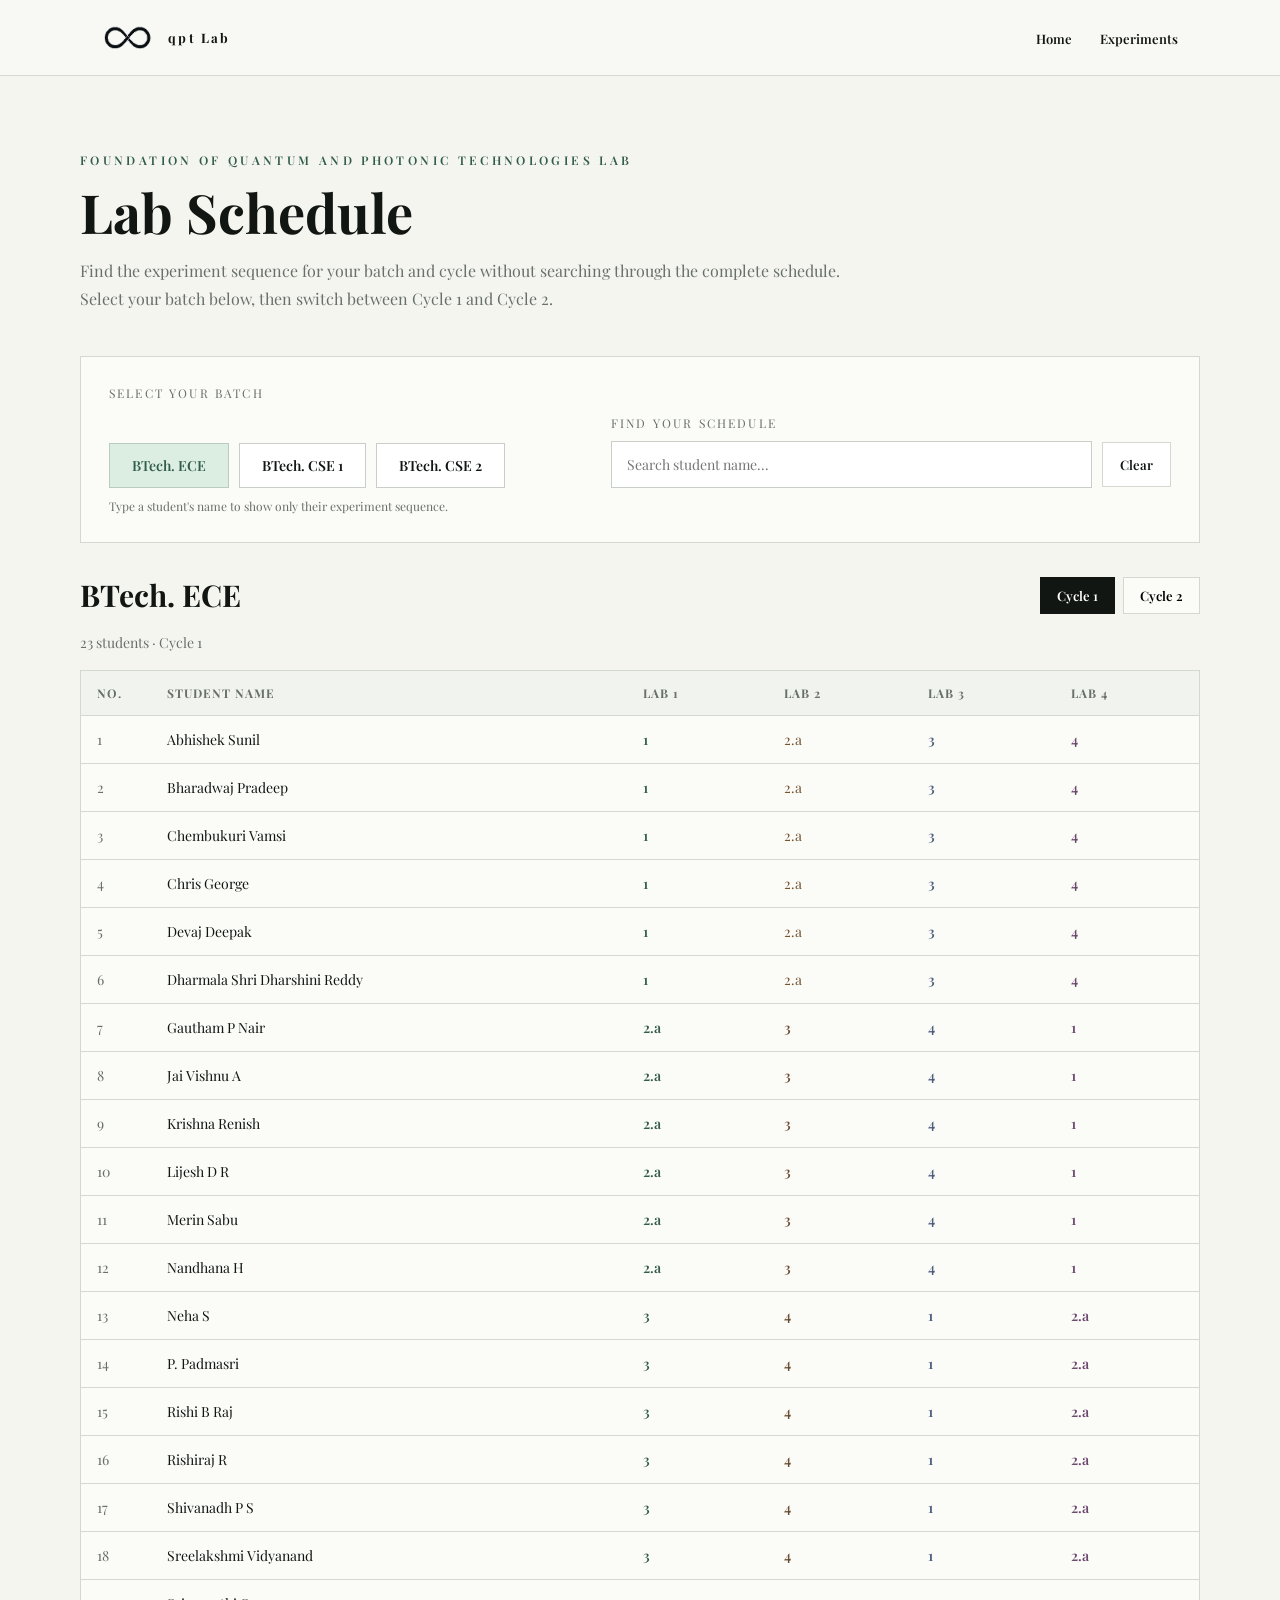
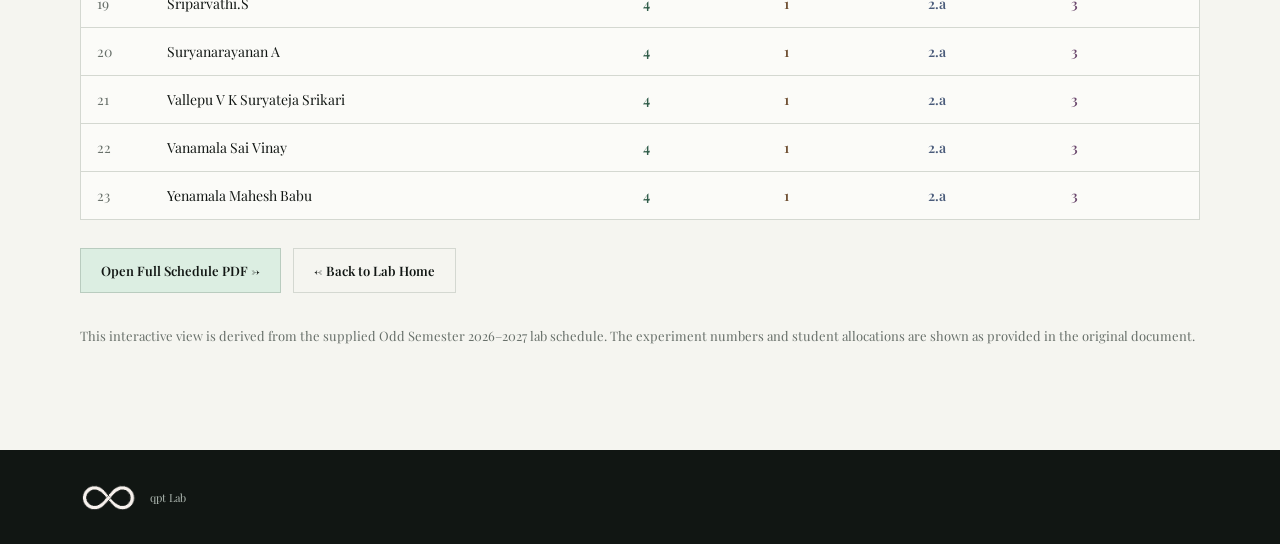
<file: lab-schedule.html>
<!DOCTYPE html>
<html lang="en">
<head>
<meta charset="UTF-8">
<meta name="viewport" content="width=device-width, initial-scale=1.0">
<title>Lab Schedule | FOUNDATION OF QUANTUM AND PHOTONIC TECHNOLOGIES LAB</title>
<link rel="preconnect" href="https://fonts.googleapis.com">
<link rel="preconnect" href="https://fonts.gstatic.com" crossorigin>
<link href="https://fonts.googleapis.com/css2?family=Playfair+Display:wght@400;500;600;700&display=swap" rel="stylesheet">
<style>
:root{--paper:#f5f5f0;--ink:#111613;--muted:#68706a;--line:#d4d8d1;--panel:#fbfbf8;--accent:#dceee2;--accent-ink:#315d4a}
*{box-sizing:border-box} body{margin:0;background:var(--paper);color:var(--ink);font-family:"Playfair Display",Georgia,serif}
header{height:76px;border-bottom:1px solid var(--line);display:flex;align-items:center;justify-content:space-between;padding:0 8%;background:#f8f8f4}
.brand{display:flex;gap:14px;align-items:center}.brand-mark{width:40px;height:40px;border:1px solid var(--ink);border-radius:50%;display:grid;place-items:center;font-size:26px;line-height:1;font-family:Georgia,"Times New Roman",serif}.footer-inner{max-width:1180px;margin:0 auto;padding:28px 30px}.footer-brand{display:flex;align-items:center;gap:12px}.footer-mark{width:40px;height:40px;border:1px solid currentColor;border-radius:50%;display:grid;place-items:center;font-size:24px;line-height:1;font-family:Georgia,"Times New Roman",serif;color:#dceee2;flex:0 0 auto}footer{background:#111613;color:#aeb8b1;font-size:11px}.brand-title{font-weight:700;letter-spacing:.16em;font-size:13px}.brand-sub{font-size:10px;color:var(--muted);letter-spacing:.03em;margin-top:2px}
nav a{color:var(--ink);text-decoration:none;margin-left:28px;font-size:13px;font-weight:600}
main{max-width:1180px;margin:0 auto;padding:76px 30px 90px}.eyebrow{font-size:12px;letter-spacing:.28em;color:var(--accent-ink);font-weight:600}.title{font-size:54px;line-height:1.05;margin:16px 0 12px}.intro{max-width:760px;color:var(--muted);font-size:16px;line-height:1.8;margin-bottom:42px}
.toolbar{border:1px solid var(--line);background:var(--panel);padding:28px}.toolbar-label{font-size:12px;letter-spacing:.18em;color:var(--muted);text-transform:uppercase;margin-bottom:14px}
.toolbar-controls{display:flex;align-items:flex-end;justify-content:space-between;gap:28px}.filters{display:flex;flex-wrap:wrap;gap:10px}.filter{font:600 14px "Playfair Display",Georgia,serif;border:1px solid #c9cec8;background:#fff;padding:12px 22px;cursor:pointer;color:var(--ink);transition:.2s}.filter:hover{background:#f0f3ee}.filter.active{background:var(--accent);border-color:#b9ccbF;color:var(--accent-ink)}
.cyclebar{display:flex;align-items:center;justify-content:space-between;margin:32px 0 18px}.cycle-title{font-size:30px;margin:0}.cycle-tabs{display:flex;gap:8px}.cycle{font:600 13px "Playfair Display",Georgia,serif;border:1px solid var(--line);background:var(--panel);padding:9px 16px;cursor:pointer}.cycle.active{background:var(--ink);color:white;border-color:var(--ink)}
.student-search-inline{min-width:390px;flex:1;max-width:560px}.student-search-label{font-size:12px;letter-spacing:.18em;color:var(--muted);text-transform:uppercase;margin-bottom:10px}.student-search-row{display:flex;gap:10px;align-items:center}.student-search-inline input{flex:1;min-width:0;font:400 14px "Playfair Display",Georgia,serif;border:1px solid #c9cec8;background:#fff;color:var(--ink);padding:13px 15px;outline:none}.student-search-inline input:focus{border-color:#9fb5a7;box-shadow:0 0 0 2px rgba(220,238,226,.6)}.student-search-inline button{font:600 13px "Playfair Display",Georgia,serif;border:1px solid var(--line);background:#fff;color:var(--ink);padding:13px 17px;cursor:pointer}.student-search-inline button:hover{background:#f0f3ee}.search-hint{margin-top:10px;color:var(--muted);font-size:12px}.meta{color:var(--muted);font-size:14px;margin-bottom:18px}.table-wrap{background:var(--panel);border:1px solid var(--line);overflow:auto}.schedule-table{width:100%;border-collapse:collapse;min-width:760px}.schedule-table th,.schedule-table td{padding:14px 16px;border-bottom:1px solid var(--line);text-align:left}.schedule-table th{font-size:12px;letter-spacing:.08em;text-transform:uppercase;color:var(--muted);background:#f1f3ef}.schedule-table td{font-size:14px}.schedule-table tr:last-child td{border-bottom:0}.schedule-table td:first-child{width:70px;color:var(--muted)}
.lab1,.lab2,.lab3,.lab4{font-weight:600}.lab1{color:#315d4a}.lab2{color:#6c4c2f}.lab3{color:#4b5c7b}.lab4{color:#6b486d}.lab2b{color:#76512e}
.actions{display:flex;gap:12px;margin-top:28px}.action{display:inline-block;text-decoration:none;padding:13px 20px;border:1px solid var(--line);color:var(--ink);font-weight:600;font-size:13px}.action.primary{background:var(--accent);border-color:#b9ccbF}.note{margin-top:32px;color:var(--muted);font-size:13px;line-height:1.7}
@media(max-width:700px){header{padding:0 5%}nav{display:none}main{padding:52px 18px 70px}.title{font-size:40px}.toolbar{padding:20px}.toolbar-controls{display:block}.student-search-inline{min-width:0;max-width:none;margin-top:18px}.cyclebar{display:block}.cycle-tabs{margin-top:14px}.filter{flex:1;min-width:120px}.actions{flex-direction:column}.action{text-align:center}}
</style>
</head>
<body class="schedule-page">
<header><div class="brand"><div class="brand-mark" aria-hidden="true"><img src="infinity-logo.png" alt=""></div><div><div class="brand-title">qpt Lab</div></div></div><nav><a href="index.html">Home</a><a href="index.html#experiments">Experiments</a></nav></header>
<main>
<div class="eyebrow">FOUNDATION OF QUANTUM AND PHOTONIC TECHNOLOGIES LAB</div>
<h1 class="title">Lab Schedule</h1>
<p class="intro">Find the experiment sequence for your batch and cycle without searching through the complete schedule. Select your batch below, then switch between Cycle 1 and Cycle 2.</p>
<section class="toolbar"><div class="toolbar-label">Select your batch</div><div class="toolbar-controls"><div class="filters"><button class="filter active" data-batch="ECE">BTech. ECE</button><button class="filter" data-batch="CSE1">BTech. CSE 1</button><button class="filter" data-batch="CSE2">BTech. CSE 2</button></div><div class="student-search-inline"><div class="student-search-label">Find your schedule</div><div class="student-search-row"><input id="studentSearch" type="search" placeholder="Search student name..." autocomplete="off" aria-label="Search student name"><button id="clearSearch" type="button">Clear</button></div></div></div><div class="search-hint">Type a student's name to show only their experiment sequence.</div></section>
<section><div class="cyclebar"><h2 class="cycle-title" id="batchTitle">BTech. ECE</h2><div class="cycle-tabs"><button class="cycle active" data-cycle="1">Cycle 1</button><button class="cycle" data-cycle="2">Cycle 2</button></div></div><div class="meta" id="count"></div><div class="table-wrap"><table class="schedule-table"><thead><tr><th>No.</th><th>Student Name</th><th>Lab 1</th><th>Lab 2</th><th>Lab 3</th><th>Lab 4</th></tr></thead><tbody id="scheduleBody"></tbody></table></div></section>
<div class="actions"><a class="action primary" href="Btech_ECE_CSE_Lab_Schedule_Odd_sem_2026_2027.pdf" target="_blank">Open Full Schedule PDF →</a><a class="action" href="index.html">← Back to Lab Home</a></div>
<p class="note">This interactive view is derived from the supplied Odd Semester 2026–2027 lab schedule. The experiment numbers and student allocations are shown as provided in the original document.</p>
</main>
<script>
const data={
ECE:{name:'BTech. ECE',cycles:{
1:[['Abhishek Sunil','1','2.a','3','4'],['Bharadwaj Pradeep','1','2.a','3','4'],['Chembukuri Vamsi','1','2.a','3','4'],['Chris George','1','2.a','3','4'],['Devaj Deepak','1','2.a','3','4'],['Dharmala Shri Dharshini Reddy','1','2.a','3','4'],['Gautham P Nair','2.a','3','4','1'],['Jai Vishnu A','2.a','3','4','1'],['Krishna Renish','2.a','3','4','1'],['Lijesh D R','2.a','3','4','1'],['Merin Sabu','2.a','3','4','1'],['Nandhana H','2.a','3','4','1'],['Neha S','3','4','1','2.a'],['P. Padmasri','3','4','1','2.a'],['Rishi B Raj','3','4','1','2.a'],['Rishiraj R','3','4','1','2.a'],['Shivanadh P S','3','4','1','2.a'],['Sreelakshmi Vidyanand','3','4','1','2.a'],['Sriparvathi.S','4','1','2.a','3'],['Suryanarayanan A','4','1','2.a','3'],['Vallepu V K Suryateja Srikari','4','1','2.a','3'],['Vanamala Sai Vinay','4','1','2.a','3'],['Yenamala Mahesh Babu','4','1','2.a','3']],
2:[['Abhishek Sunil','2.b','5','6','7'],['Bharadwaj Pradeep','2.b','5','6','7'],['Chembukuri Vamsi','2.b','5','6','7'],['Chris George','2.b','5','6','7'],['Devaj Deepak','2.b','5','6','7'],['Dharmala Shri Dharshini Reddy','2.b','5','6','7'],['Gautham P Nair','5','6','7','2.b'],['Jai Vishnu A','5','6','7','2.b'],['Krishna Renish','5','6','7','2.b'],['Lijesh D R','5','6','7','2.b'],['Merin Sabu','5','6','7','2.b'],['Nandhana H','5','6','7','2.b'],['Neha S','6','7','2.b','5'],['P. Padmasri','6','7','2.b','5'],['Rishi B Raj','6','7','2.b','5'],['Rishiraj R','6','7','2.b','5'],['Shivanadh P S','6','7','2.b','5'],['Sreelakshmi Vidyanand','6','7','2.b','5'],['Sriparvathi.S','7','2.b','5','6'],['Suryanarayanan A','7','2.b','5','6'],['Vallepu V K Suryateja Srikari','7','2.b','5','6'],['Vanamala Sai Vinay','7','2.b','5','6'],['Yenamala Mahesh Babu','7','2.b','5','6']] }},
CSE1:{name:'BTech. CSE 1',cycles:{}},CSE2:{name:'BTech. CSE 2',cycles:{}}
};
const cse1=['Aarjjav S Dev','Abhimanyu S','Abhinav Jayan Pillai','Abhiraman N V','Aiswarya C','Akkireddy Spoorthi Reddy','Akshitha Prashanth Kumar','Alaka T P','Alen Ani Kurian','Anaswara S','Angel Sara Ebance','Anvika S','Arpitha Bijith','Athulya Murali Sindhu','Chris Gavin Gaulbert','Devendra Nayak','Dhanwin Sunil','G Varshitha','Hanna Susan Sheffy','Harsha Haridas','K Sohiti','Karthik Shibin','Lakshmi K P','Linford Limson','Madhavi Sharath','Mayookha S A','Nakshatra P','Nandana G Nair','Nisha B R','Nitha Vinod','ORATHEL ANU Tom','Parvathy Sudheev','Ramayanam Navadeep','Romeo Rose','Sivani B Sanjeev','Sreya Sarath','Sreya H','Srinithi Baburaj','Swathi Somakumar','T. Pooja Datta','Thapeta Geethanjali','Thoorpu Dharani','Thota Venkata Sai Adithya Ram','Veesam Durga Kishore Reddy','Vrindha Subi'];
const cse2=['Aadithya . R','Abhinav Anilkumar','Abhinav Hari','Adithiya Baiju','Advaith S Krishna','Akshith Ajit Nair','Akshith M P','Anandha Krishnan C','Anjana Ramesh','Aswin Krishnan','Aswin Dev P','Aswini K','Bhadrapriya P','Bhagath Raj N T','Deva Nanda D','Devika S Nair','Dheeraj V','Emmanuel Jobi','Ethan Paul Ramesh','Gowrikrishna Krishna Sv','Harshvardhan Harish','Jerin Eldho Johnson','Kailasnath J P','Kaushik Suresh','Krishnatheertha D','Laksmipriya Anil','Malavika J','Mariam Jacob','Meenakshi Vineesh','Miriya Eldho','Muhammed Shirdhin Pp','Navaneeth Krishna','Navneeth R Pisharady','Nyvedh Krishna A Nair','Pranav A S','Reghna R Manoj','S VENKAT JAIDEEP REDDY','Sabarigirivasan C','Samson Saji','Sanjana M Asher','Showbitha S Kumar','Sreehari Siju','Vighnesh C Sanjay','Vishal Sathish','Gowri Nandhana'];
function makeCycles(names){return {1:names.map((n,i)=>{let a=i<11?['1','2.a','3','4']:i<22?['2.a','3','4','1']:i<33?['3','4','1','2.a']:['4','1','2.a','3'];return [n,...a]}),2:names.map((n,i)=>{let a=i<11?['2.b','5','6','7']:i<22?['5','6','7','2.b']:i<33?['6','7','2.b','5']:['7','2.b','5','6'];return [n,...a]})}}
data.CSE1.cycles=makeCycles(cse1); data.CSE2.cycles=makeCycles(cse2);
let currentBatch='ECE',currentCycle=1,searchTerm='';
function render(){
 const allRows=data[currentBatch].cycles[currentCycle];
 const rows=searchTerm?allRows.filter(r=>r[0].toLowerCase().includes(searchTerm.toLowerCase())):allRows;
 document.getElementById('batchTitle').textContent=data[currentBatch].name;
 document.getElementById('count').textContent=searchTerm?`${rows.length} matching student${rows.length===1?'':'s'} · Cycle ${currentCycle}`:`${rows.length} students · Cycle ${currentCycle}`;
 document.getElementById('scheduleBody').innerHTML=rows.length?rows.map((r,i)=>`<tr><td>${allRows.indexOf(r)+1}</td><td>${r[0]}</td><td class="lab1">${r[1]}</td><td class="${r[2].includes('2.')?'lab2b':'lab2'}">${r[2]}</td><td class="lab3">${r[3]}</td><td class="lab4">${r[4]}</td></tr>`).join(''):`<tr><td colspan="6" style="text-align:center;color:var(--muted);padding:30px">No student found. Try another name.</td></tr>`;
 document.querySelectorAll('.filter').forEach(b=>b.classList.toggle('active',b.dataset.batch===currentBatch));
 document.querySelectorAll('.cycle').forEach(b=>b.classList.toggle('active',Number(b.dataset.cycle)===currentCycle));
}
const searchInput=document.getElementById('studentSearch');
searchInput.addEventListener('input',()=>{searchTerm=searchInput.value.trim();render()});
document.getElementById('clearSearch').addEventListener('click',()=>{searchInput.value='';searchTerm='';searchInput.focus();render()});
document.querySelectorAll('.filter').forEach(b=>b.addEventListener('click',()=>{currentBatch=b.dataset.batch;currentCycle=1;searchInput.value='';searchTerm='';render()}));document.querySelectorAll('.cycle').forEach(b=>b.addEventListener('click',()=>{currentCycle=Number(b.dataset.cycle);render()}));render();
</script>
<footer><div class="footer-inner"><span class="footer-brand"><span class="footer-mark" aria-hidden="true"><img src="infinity-logo.png" alt=""></span><span>qpt Lab</span></span></div></footer>

<style id="v30-header-height-refinement">
/* V30: slightly taller experiment header for clearer separation from quick access. */
.exp-hero, .exp4-hero {
  padding-top: 45px !important;
  padding-bottom: 34px !important;
}
@media (max-width: 900px) {
  .exp-hero, .exp4-hero {
    padding-top: 34px !important;
    padding-bottom: 26px !important;
  }
}
</style>
<style id="qptlab-dark-final">
html[data-theme="dark"] .site-header{background:rgba(17,21,19,.94)!important;border-bottom-color:#39423d!important}
html[data-theme="dark"] .nav-links{background:#111513!important}
html[data-theme="dark"] .nav-links a{color:var(--ink)}
html[data-theme="dark"] .content-block h2,html[data-theme="dark"] .section-heading h2,html[data-theme="dark"] .card-body h3,html[data-theme="dark"] .feature h3,html[data-theme="dark"] .about-panel h2{color:var(--ink)}
html[data-theme="dark"] .exp-hero,html[data-theme="dark"] .exp4-hero{background:#0b0e0c!important}
html[data-theme="dark"] .lab-panel,html[data-theme="dark"] .visual-box,html[data-theme="dark"] .video-box,html[data-theme="dark"] .viva,html[data-theme="dark"] .result{color:var(--ink)!important}
html[data-theme="dark"] .video-heading-content p,html[data-theme="dark"] .caption,html[data-theme="dark"] .formula-note,html[data-theme="dark"] .note{color:var(--muted)!important}
html[data-theme="dark"] .obs-table th{color:var(--ink)!important;background:#252d28!important}
html[data-theme="dark"] .obs-table td{background:#171c19!important;color:var(--ink)!important}
html[data-theme="dark"] .obs-table input,html[data-theme="dark"] .field input{background:#0f1311!important;color:#eef2ee!important;border-color:#48534c!important}
html[data-theme="dark"] .button.secondary{color:#eef2ee!important;border-color:#536158!important}
html[data-theme="dark"] .quick-access-inner{color:var(--ink)!important}
html[data-theme="dark"] .quick-access-label{color:var(--muted)!important}
html[data-theme="dark"] .today-section,html[data-theme="dark"] .schedule-section{background:var(--bg)!important}
html[data-theme="dark"] .session-card,html[data-theme="dark"] .today-empty{background:var(--surface)!important;border-color:var(--line)!important;color:var(--ink)!important}
html[data-theme="dark"] .session-main span{color:var(--muted)!important}
</style>

<style id="qptlab-schedule-dark-v32">
html[data-theme="dark"] body.schedule-page{background:#0f1311!important;color:#eef2ee!important}
html[data-theme="dark"] .schedule-page header{background:#111513!important;border-color:#39433d!important}
html[data-theme="dark"] .schedule-page .brand-title,html[data-theme="dark"] .schedule-page nav a{color:#eef2ee!important}
html[data-theme="dark"] .schedule-page .intro,html[data-theme="dark"] .schedule-page .meta,html[data-theme="dark"] .schedule-page .note,html[data-theme="dark"] .schedule-page .toolbar-label,html[data-theme="dark"] .schedule-page .student-search-label,html[data-theme="dark"] .schedule-page .search-hint,html[data-theme="dark"] .schedule-page .student-search-label{color:#aab4ad!important}
html[data-theme="dark"] .schedule-page .toolbar,html[data-theme="dark"] .schedule-page .table-wrap{background:#171c19!important;border-color:#39433d!important}
html[data-theme="dark"] .schedule-page .filter,html[data-theme="dark"] .schedule-page .cycle,html[data-theme="dark"] .schedule-page .student-search-inline input,html[data-theme="dark"] .schedule-page .student-search-inline button,html[data-theme="dark"] .schedule-page .action{background:#111613!important;color:#eef2ee!important;border-color:#465149!important}
html[data-theme="dark"] .schedule-page .filter:hover,html[data-theme="dark"] .schedule-page .student-search-inline button:hover{background:#24382c!important}
html[data-theme="dark"] .schedule-page .filter.active,html[data-theme="dark"] .schedule-page .action.primary{background:#294234!important;color:#dff1e5!important;border-color:#5b7c67!important}
html[data-theme="dark"] .schedule-page .cycle.active{background:#dceee2!important;color:#162119!important;border-color:#dceee2!important}
html[data-theme="dark"] .schedule-page .schedule-table th{background:#252d28!important;color:#aab4ad!important;border-color:#39433d!important}
html[data-theme="dark"] .schedule-page .schedule-table td{background:#171c19!important;color:#eef2ee!important;border-color:#39433d!important}
html[data-theme="dark"] .schedule-page .schedule-table td:first-child{color:#aab4ad!important}
html[data-theme="dark"] .schedule-page footer{background:#090c0a!important}
</style>
<script src="theme.js"></script>
</body></html>
<style>
.brand-mark{border:0 !important;width:52px !important;height:38px !important;font-size:0 !important;}
.brand-mark img{width:48px;height:auto;display:block;}
.footer-mark{border:0 !important;width:58px !important;height:38px !important;font-size:0 !important;}
.footer-mark img{width:54px;height:auto;display:block;filter:invert(1);}
</style>
<style id="qptlab-schedule-logo-dark-fix">
/* V26: make the header infinity mark visible in dark mode. */
html[data-theme="dark"] .schedule-page header .brand-mark img {
  filter: invert(1) brightness(1.08) !important;
}
</style>
</file>
<file: style.css>
@import url("https://fonts.googleapis.com/css2?family=Playfair+Display:wght@400;500;600;700&display=swap");
@import url('https://fonts.googleapis.com/css2?family=Manrope:wght@400;500;600;700;800&display=swap');

:root {
  --bg: #f5f5f0;
  --surface: #ffffff;
  --ink: #111311;
  --muted: #666b65;
  --line: #d9ddd5;
  --accent: #174f38;
  --accent-2: #dce9df;
  --dark: #111713;
  --max: 1180px;
}

* { box-sizing: border-box; }
html { scroll-behavior: smooth; }
body {
  margin: 0;
  background: var(--bg);
  color: var(--ink);
  font-family: "Manrope", sans-serif;
  line-height: 1.6;
}
a { color: inherit; text-decoration: none; }
.container { width: min(calc(100% - 40px), var(--max)); margin: auto; }

.site-header {
  position: sticky; top: 0; z-index: 50;
  background: rgba(245,245,240,.9);
  backdrop-filter: blur(16px);
  border-bottom: 1px solid rgba(217,221,213,.8);
}
.nav {
  min-height: 76px; display: flex; align-items: center; justify-content: space-between;
}
.brand { display:flex; align-items:center; gap:12px; }
.brand-mark {
  width:42px; height:42px; display:grid; place-items:center;
  border:0; border-radius:0; font-size:22px;
}
.brand-mark img { width:42px; height:42px; object-fit:contain; display:block; }
.brand-name { font:600 14px/1.1 "Manrope", sans-serif; letter-spacing:.08em; text-transform:none; }
.brand strong { display:block; font-size:13px; letter-spacing:.16em; }
.brand small { display:block; color:var(--muted); font-size:10px; letter-spacing:.03em; }
.nav-links { display:flex; gap:30px; font-size:13px; font-weight:600; }
.nav-links a:hover { color:var(--accent); }
.menu-toggle { display:none; background:none; border:0; font-size:24px; }

/* Homepage: navigation floats over the hero, like a modern landing-page masthead. */
.home-site-header {
  position:absolute; top:0; left:0; right:0; z-index:50;
  background:transparent;
  border-bottom:0;
  backdrop-filter:none;
}
.home-site-header .nav {
  min-height:72px;
  padding-top:4px;
}
.home-site-header .brand {
  color:#fff;
  text-shadow:0 1px 10px rgba(0,0,0,.55);
}
.home-site-header .brand-name {
  color:#fff;
  font-size:14px;
  font-weight:600;
  letter-spacing:.08em;
}
.home-site-header .brand-mark img {
  filter:brightness(0) invert(1);
}
.home-site-header .nav-links {
  gap:4px;
  align-items:center;
}
.home-site-header .nav-links a {
  color:#fff;
  background:rgba(10,15,18,.16);
  border:1px solid rgba(255,255,255,.28);
  border-radius:999px;
  padding:7px 14px;
  font-size:11px;
  font-weight:500;
  letter-spacing:.02em;
  backdrop-filter:blur(7px);
  -webkit-backdrop-filter:blur(7px);
  text-shadow:0 1px 6px rgba(0,0,0,.45);
}
.home-site-header .nav-links a:hover {
  color:#fff;
  background:rgba(255,255,255,.12);
  border-color:rgba(255,255,255,.55);
  transform:translateY(-1px);
}
.home-site-header .theme-toggle {
  color:#fff;
  background:rgba(10,15,18,.16);
  border-color:rgba(255,255,255,.32);
  backdrop-filter:blur(7px);
  -webkit-backdrop-filter:blur(7px);
  text-shadow:0 1px 6px rgba(0,0,0,.45);
}
.home-site-header .theme-toggle:hover {
  color:#fff;
  background:rgba(255,255,255,.12);
  border-color:rgba(255,255,255,.55);
}

/* Homepage navigation search: compact, transparent and overlaid so results never change header height. */
.home-nav-tools{display:flex;align-items:center;gap:8px;margin-left:auto;position:relative;z-index:120;}
.nav-search{position:relative;display:flex;align-items:center;height:34px;border:1px solid rgba(255,255,255,.28);border-radius:999px;background:rgba(10,15,18,.16);backdrop-filter:blur(7px);-webkit-backdrop-filter:blur(7px);transition:width .2s ease,border-color .2s ease,background .2s ease;}
.nav-search:focus-within{border-color:rgba(255,255,255,.55);background:rgba(10,15,18,.25);}
.nav-search input{width:112px;min-width:0;border:0;outline:0;background:transparent;color:#fff;padding:7px 4px 7px 13px;font:500 11px/1.1 "Manrope",sans-serif;}
.nav-search input::placeholder{color:rgba(255,255,255,.72);}
.nav-search button{width:30px;height:30px;margin-right:2px;border:0;border-radius:50%;background:transparent;color:#fff;cursor:pointer;font:20px/1 Georgia,serif;padding:0;text-shadow:0 1px 6px rgba(0,0,0,.45);}
.nav-search button:hover{background:rgba(255,255,255,.12);}
.nav-search-results{position:absolute;top:calc(100% + 8px);right:0;width:320px;max-height:360px;overflow:auto;padding:7px;border:1px solid rgba(255,255,255,.22);border-radius:14px;background:rgba(10,15,18,.94);box-shadow:0 18px 45px rgba(0,0,0,.38);backdrop-filter:blur(16px);-webkit-backdrop-filter:blur(16px);display:none;}
.nav-search-results.open{display:block;}
.nav-search-result{display:block;width:100%;box-sizing:border-box;padding:10px 11px;border:0;border-radius:9px;text-decoration:none;color:#fff;text-align:left;background:transparent;cursor:pointer;}
.nav-search-result:hover,.nav-search-result:focus{background:rgba(255,255,255,.10);outline:none;}
.nav-search-result strong{display:block;font:600 12px/1.25 "Manrope",sans-serif;color:#fff;}
.nav-search-result span{display:block;margin-top:3px;font:11px/1.4 "Manrope",sans-serif;color:rgba(255,255,255,.68);}
.nav-search-result em{font-style:normal;color:#9bd8bb;}
.nav-search-message{padding:11px;font:11px/1.45 "Manrope",sans-serif;color:rgba(255,255,255,.68);}
.nav-search-results::-webkit-scrollbar{width:7px}.nav-search-results::-webkit-scrollbar-thumb{background:rgba(255,255,255,.2);border-radius:999px}
.sr-only{position:absolute;width:1px;height:1px;padding:0;margin:-1px;overflow:hidden;clip:rect(0,0,0,0);white-space:nowrap;border:0;}
@media (max-width:900px){
  .home-nav-tools{gap:5px;}
  .nav-search input{width:88px;}
  .nav-search-results{width:min(310px,calc(100vw - 30px));right:0;}
}
@media (max-width:680px){
  .home-nav-tools{flex-wrap:nowrap;}
  .nav-search{order:0;}
  .nav-search input{width:72px;padding-left:10px;}
  .nav-search button{width:28px;}
}

.hero {
  min-height: 440px; position:relative; overflow:hidden;
  background: var(--dark); color:white; display:flex; align-items:center;
  isolation:isolate;
}
.hero::before {
  content:""; position:absolute; inset:0; z-index:-2;
  background-image: var(--hero-image, url("qpt-hero-wave-clean3.webp"));
  background-size:cover; background-position:center;
  background-repeat:no-repeat;
  transform:scale(1.015);
}
/* A restrained overlay keeps the typography readable without hiding the physics imagery. */
.hero::after {
  content:""; position:absolute; inset:0; z-index:-1;
  background:linear-gradient(90deg, rgba(0,0,0,.62) 0%, rgba(0,0,0,.42) 48%, rgba(0,0,0,.18) 78%, rgba(0,0,0,.32) 100%);
}
.hero-grid {
  position:absolute; inset:0; opacity:.07; z-index:0; pointer-events:none;
  background-image: linear-gradient(rgba(255,255,255,.2) 1px, transparent 1px),
                    linear-gradient(90deg, rgba(255,255,255,.2) 1px, transparent 1px);
  background-size: 70px 70px;
  mask-image: radial-gradient(circle at 60% 45%, black, transparent 70%);
}
 .hero-content { position:relative; z-index:2; padding:62px 0 48px; max-width:var(--max); }
.eyebrow {
  font: 500 11px/1.2 "Manrope", sans-serif;
  letter-spacing:.16em; color:var(--accent);
}
.hero .eyebrow { color:#b7d5c1; }
 .hero h1 {
  font-size:clamp(48px, 6.2vw, 82px);
  line-height:.94;
  letter-spacing:-.055em;
  max-width:760px;
  margin:22px 0 18px;
  font-weight:700;
}
.hero h1 span { color:#a7cdb4; }
.hero .hero-description {
  max-width:590px;
  margin:0;
  color:#d3d8d4;
  font-size:15px;
  line-height:1.55;
}
.hero-actions { display:flex; gap:12px; margin-top:34px; flex-wrap:wrap; }
.button {
  display:inline-flex; align-items:center; padding:13px 18px;
  border-radius:5px; font-size:13px; font-weight:700;
}
.button.primary { background:#dfeee3; color:#142319; }
.button.secondary { border:1px solid #536158; color:white; }
.hero-visual-dots {
  position:absolute;
  left:30px;
  bottom:30px;
  z-index:3;
  display:flex;
  gap:6px;
}
.hero-visual-dots span {
  width:6px;height:6px;border-radius:50%;
  border:1px solid rgba(255,255,255,.75);
  background:rgba(255,255,255,.12);
}
.hero-visual-dots span:first-child { background:#fff; }

.hero-equation {
  position:absolute; right:7%; top:20%; display:flex; flex-direction:column;
  gap:20px; color:#6f8276; font:500 18px "Manrope",sans-serif;
  transform:rotate(-7deg);
}
.hero-equation span:nth-child(2) { margin-left:65px; }
.hero-equation span:nth-child(3) { margin-left:15px; }

.section { padding:100px 0; }
.section-heading {
  display:flex; justify-content:space-between; gap:40px; align-items:end; margin-bottom:38px;
}
.section-heading h2 { font-size:clamp(34px,5vw,54px); line-height:1; letter-spacing:-.04em; margin:12px 0 0; }
.section-heading > p { max-width:380px; color:var(--muted); font-size:14px; margin:0; }


.experiment-search-heading { width:min(520px, 100%); margin-top:4px; }
.experiment-search-wrap { max-width:none; margin-top:0; }
.experiment-search-results { max-width:none; }

.experiment-grid { display:grid; grid-template-columns:repeat(2,1fr); gap:16px; }
.experiment-card {
  min-height:300px; background:var(--surface); border:1px solid var(--line);
  padding:28px; position:relative; display:flex; flex-direction:column;
  transition:transform .2s, border-color .2s;
}
.experiment-card:hover { transform:translateY(-4px); border-color:#9ca89d; }
.experiment-card.featured { background:#edf3ed; }
.card-number { position:absolute; right:25px; top:25px; font:12px "Manrope",sans-serif; color:#8a908a; }
.card-icon {
  width:58px; height:58px; border:1px solid #b7c1b7; border-radius:50%;
  display:grid; place-items:center; font:24px "Manrope",sans-serif; margin-bottom:55px;
}
.tag { font:10px "Manrope",sans-serif; letter-spacing:.12em; color:var(--accent); }
.card-body h3 { font-size:25px; letter-spacing:-.03em; margin:9px 0; }
.card-body p { color:var(--muted); font-size:13px; max-width:440px; }
.card-body a { display:inline-block; margin-top:12px; font-size:12px; font-weight:800; }
.card-body a span { margin-left:6px; }

.feature-section { background:#e9ede7; }
.feature-grid { display:grid; grid-template-columns:repeat(4,1fr); gap:1px; background:#cdd3ca; border:1px solid #cdd3ca; }
.feature { background:#e9ede7; padding:28px; min-height:220px; }
.feature > span { font:11px "Manrope",sans-serif; color:var(--accent); }
.feature h3 { margin:50px 0 8px; font-size:18px; }
.feature p { margin:0; color:var(--muted); font-size:13px; }

.about { display:grid; grid-template-columns:1fr 280px; gap:16px; }
.about-panel, .about-stat { background:var(--surface); border:1px solid var(--line); padding:40px; }
.about-panel h2 { max-width:700px; font-size:clamp(32px,4vw,52px); line-height:1.02; letter-spacing:-.045em; margin:20px 0; }
.about-panel p { max-width:650px; color:var(--muted); }
.about-stat { display:flex; flex-direction:column; justify-content:space-between; }
.about-stat strong { font-size:90px; line-height:1; letter-spacing:-.08em; }
.about-stat span { color:var(--muted); font-size:13px; }

footer { background:var(--dark); color:#aeb8b1; padding:30px 0; font:11px "Manrope",sans-serif; }
.footer-inner { display:flex; justify-content:space-between; }

@media (max-width: 800px) {
  .nav-links {
    display:none; position:absolute; top:76px; left:0; right:0;
    background:var(--bg); padding:20px; border-bottom:1px solid var(--line);
    flex-direction:column; gap:16px;
  }
  .nav-links.open { display:flex; }
  .menu-toggle { display:block; }
  .home-site-header .nav { min-height:70px; }
  .hero { min-height:400px; }
  .hero-content { padding:62px 0 42px; }
  .hero h1 { font-size:clamp(34px, 9vw, 58px); }
  .hero .hero-tagline { font-size:21px; }
  .hero-equation { opacity:.25; right:-30px; }
  .section-heading { flex-direction:column; align-items:start; }
  .experiment-grid, .feature-grid, .about { grid-template-columns:1fr; }
  .feature-grid { background:none; border:0; gap:1px; }
  .feature { min-height:auto; }
  .about-stat { min-height:220px; }
  .footer-inner { flex-direction:column; gap:8px; }
}

/* Academic typography: Playfair Display */
html, body, body * {
  font-family: "Playfair Display", Georgia, serif !important;
}

/* Experiment 02 visual sizing: keep the detailed prism diagram compact. */
.prism-diagram-small{display:block;width:50%;height:auto;max-width:450px;min-width:280px;margin:0 auto;}
@media(max-width:600px){.prism-diagram-small{width:88%;min-width:0;max-width:420px;}}
/* Header illustration removed from Experiment 02; let the hero text use the full width. */
.exp-hero-grid{grid-template-columns:1fr;}

/* Robust layout for all numbered step rows: keep formatted text inside the content column. */
.steps > li > .step-content { min-width: 0; display: block; overflow-wrap: normal; word-break: normal; }

/* Robust layout for theory fact rows: keep the numeral and text in separate columns. */
.facts-list li:before { content: none !important; display: none !important; }
.facts-list li {
  display: grid !important;
  grid-template-columns: 36px minmax(0, 1fr) !important;
  align-items: start;
  gap: 18px !important;
  line-height: 1.65 !important;
}
.facts-list .step-marker {
  display: block;
  font-size: 11px;
  line-height: 1.65;
  color: var(--accent);
  padding-top: 1px;
}
.facts-list .step-content {
  min-width: 0;
  display: block;
  overflow-wrap: normal;
  word-break: normal;
}
.facts-list .step-content strong {
  display: inline;
  line-height: inherit;
}
@media (max-width: 560px) {
  .facts-list li { grid-template-columns: 28px minmax(0, 1fr) !important; gap: 12px !important; }
}

/* Full-width page sections: prevent layout clipping/side overflow on desktop and mobile. */
html, body {
  width: 100%;
  max-width: 100%;
  overflow-x: hidden;
}

/* Background sections must span the complete viewport, while their inner
   content remains constrained by .container. */
.exp4-hero,
.site-header {
  width: 100%;
  max-width: none;
  margin-left: 0;
  margin-right: 0;
}

/* Keep the main content container centered without allowing wide children
   to expand the page itself. */
main.section.container,
.exp4-layout,
.exp4-layout > div {
  min-width: 0;
}

/* The observation table is intentionally horizontally scrollable inside its
   own wrapper; it must never create page-level horizontal scrolling. */
.table-wrap {
  max-width: 100%;
  overflow-x: auto;
  overflow-y: hidden;
}


/* FINAL ROBUST HERO REVEAL — EXPERIMENTS 01–04 ONLY
   The hero starts black with white text, while a white cover sits above it.
   The cover retracts from left to right, revealing the black header and title.
*/
.exp-hero,.exp4-hero{
 position:relative!important;isolation:isolate!important;overflow:hidden!important;
 background:#111713!important;color:#fff!important;
}
.exp-hero .hero-black,.exp4-hero .hero-black{
 position:absolute!important;inset:0!important;z-index:0!important;
 background:#111713!important;pointer-events:none!important;
}
.exp-hero .hero-white-cover,.exp4-hero .hero-white-cover{
 position:absolute!important;top:0!important;bottom:0!important;left:0!important;
 width:100%!important;z-index:3!important;background:#f5f5f0!important;
 animation:heroWhiteCoverSweep .9s cubic-bezier(.72,0,.18,1) .05s forwards!important;
 pointer-events:none!important;will-change:width!important;
}
.exp-hero .hero-content-reveal,.exp4-hero .hero-content-reveal{
 position:relative!important;z-index:2!important;
 color:#fff!important;
 opacity:1!important;
}
.exp-hero .hero-content-reveal h1,.exp4-hero .hero-content-reveal h1{color:#fff!important;}
.exp-hero .hero-content-reveal p,.exp4-hero .hero-content-reveal p{color:#c3cbc5!important;}
.exp-hero .hero-content-reveal .eyebrow,.exp4-hero .hero-content-reveal .eyebrow{color:#b7d5c1!important;}
@keyframes heroWhiteCoverSweep{
 from{width:100%}
 to{width:0}
}
@media(prefers-reduced-motion:reduce){
 .exp-hero .hero-white-cover,.exp4-hero .hero-white-cover{
  width:0!important;animation:none!important;
 }
}


/* Remove previous experimental reveal layers; use only the robust white-cover sweep. */
.exp-hero .hero-reveal,.exp4-hero .hero-reveal{display:none!important;}
.exp-hero .hero-text-base,.exp4-hero .hero-text-base{
  clip-path:none!important;
  animation:none!important;
}
.exp-hero .hero-content-reveal,.exp4-hero .hero-content-reveal{
  clip-path:none!important;
  animation:none!important;
  opacity:1!important;
}

/* DETERMINISTIC HEADER REVEAL FIX
   Experiments 01–04 only. Uses JS + CSS transition rather than CSS keyframes,
   so local file loading/caching cannot leave the white cover permanently visible. */

.exp-hero, .exp4-hero {
  position: relative !important;
  isolation: isolate !important;
  overflow: hidden !important;
  background: #111713 !important;
  color: #fff !important;
}

.exp-hero .hero-black, .exp4-hero .hero-black {
  position: absolute !important;
  inset: 0 !important;
  z-index: 0 !important;
  background: #111713 !important;
  display: block !important;
}

.exp-hero .hero-content-reveal, .exp4-hero .hero-content-reveal {
  position: relative !important;
  z-index: 1 !important;
  color: #fff !important;
}

.exp-hero .hero-content-reveal h1, .exp4-hero .hero-content-reveal h1 {
  color: #fff !important;
}
.exp-hero .hero-content-reveal p, .exp4-hero .hero-content-reveal p {
  color: #c3cbc5 !important;
}
.exp-hero .hero-content-reveal .eyebrow, .exp4-hero .hero-content-reveal .eyebrow {
  color: #b7d5c1 !important;
}

/* White curtain: it is visible at first, then JS moves it completely right. */
.exp-hero .hero-white-cover, .exp4-hero .hero-white-cover {
  position: absolute !important;
  inset: 0 !important;
  width: 100% !important;
  height: 100% !important;
  z-index: 5 !important;
  display: block !important;
  background: #f5f5f0 !important;
  transform: translateX(0) !important;
  transition: transform 0.90s cubic-bezier(.72,0,.18,1) !important;
  animation: none !important;
  opacity: 1 !important;
  pointer-events: none !important;
  will-change: transform !important;
}

/* The title is physically underneath the white curtain, so it cannot be
   seen until the curtain passes over it. */
.exp-hero .hero-content-reveal, .exp4-hero .hero-content-reveal {
  clip-path: none !important;
  opacity: 1 !important;
  animation: none !important;
}

.exp-hero.header-reveal-start .hero-white-cover,
.exp4-hero.header-reveal-start .hero-white-cover {
  transform: translateX(0) !important;
}

.exp-hero.header-reveal-done .hero-white-cover,
.exp4-hero.header-reveal-done .hero-white-cover {
  transform: translateX(101%) !important;
}

@media (prefers-reduced-motion: reduce) {
  .exp-hero .hero-white-cover,
  .exp4-hero .hero-white-cover {
    transition: none !important;
    transform: translateX(101%) !important;
  }
}


/* TODAY IN THE LAB — dynamic timetable */
.today-section { background:#f5f5f0; padding-top:75px; padding-bottom:90px; }
.today-heading { margin-bottom:30px; }
.today-date { color:var(--muted); font-size:14px; text-align:right; }
.today-panel { background:var(--surface); border:1px solid var(--line); padding:30px; }
.today-status { font-size:13px; color:var(--muted); margin-bottom:18px; letter-spacing:.01em; }
.session-list { display:grid; gap:10px; }
.session-card { display:grid; grid-template-columns:145px 1fr; gap:24px; align-items:center; border:1px solid var(--line); background:#f7f8f5; padding:18px 20px; }
.session-time { font-size:18px; line-height:1.2; }
.session-time small { display:block; margin-top:4px; font-size:10px; letter-spacing:.12em; color:var(--muted); }
.session-main { border-left:1px solid var(--line); padding-left:24px; }
.session-main strong { display:block; font-size:17px; }
.session-main span { display:block; margin-top:4px; color:var(--muted); font-size:12px; }
.today-empty { padding:26px 20px; border:1px dashed #c9cec7; color:var(--muted); font-size:13px; background:#fafbf8; }
.upcoming-heading { margin-top:28px; margin-bottom:12px; padding-top:22px; border-top:1px solid var(--line); font-size:10px; letter-spacing:.18em; color:var(--muted); }
.upcoming-list { display:grid; gap:8px; }
.upcoming-card { display:grid; grid-template-columns:125px 120px 1fr; gap:16px; align-items:center; border:1px solid var(--line); background:transparent; padding:13px 16px; }
.upcoming-date { font-size:12px; color:var(--muted); }
.upcoming-time { font-size:14px; }
.upcoming-main { border-left:1px solid var(--line); padding-left:16px; }
.upcoming-main strong { display:block; font-size:13px; }
.upcoming-main span { display:block; margin-top:3px; color:var(--muted); font-size:11px; }
.today-actions { display:flex; gap:10px; flex-wrap:wrap; margin-top:22px; }
.today-actions .dark-button { color:var(--ink) !important; border:1px solid var(--line); background:transparent; text-decoration:none; }
.today-actions .dark-button:hover { color:var(--ink) !important; background:#f1f4ef; }
@media(max-width:600px){ .today-panel { padding:20px; } .today-date { text-align:left; } .session-card { grid-template-columns:1fr; gap:10px; } .session-main { border-left:0; border-top:1px solid var(--line); padding-left:0; padding-top:12px; } .upcoming-card { grid-template-columns:1fr 1fr; gap:8px 12px; } .upcoming-main { grid-column:1 / -1; border-left:0; border-top:1px solid var(--line); padding-left:0; padding-top:9px; } .today-actions .button { width:100%; justify-content:center; } }

/* Lab identity mark — matching infinity symbol in a circle */
.brand-mark {
  font-family: Georgia, 'Times New Roman', serif !important;
  font-size: 26px;
  line-height: 1;
}
.footer-brand { display:flex; align-items:center; gap:12px; }
.footer-mark {
  width:40px; height:40px; display:grid; place-items:center;
  border:1px solid currentColor; border-radius:50%;
  font-family: Georgia, 'Times New Roman', serif !important;
  font-size:24px; line-height:1;
  color:#dceee2;
  flex:0 0 auto;
}

/* V13 refinement: compact experiment cards and full-width experiment content */
.experiment-card {
  min-height: 0 !important;
}
.experiment-card .card-icon {
  margin-bottom: 34px !important;
}

/* Let experiment content use the complete column to the right of the quick-access navigation. */
.exp-layout > div,
.exp4-layout > div {
  min-width: 0 !important;
  width: 100% !important;
}
.exp-layout .prose,
.exp4-layout .prose,
.exp-layout .steps,
.exp4-layout .steps {
  max-width: none !important;
  width: 100% !important;
}
.exp-layout .content-block,
.exp4-layout .content-block {
  width: 100% !important;
}
/* Updated infinity logo — standalone mark, no surrounding circle */
.brand-mark { border:0 !important; width:52px !important; height:38px !important; display:flex !important; align-items:center !important; justify-content:center !important; font-size:0 !important; }
.brand-mark img { width:48px; height:auto; display:block; }
.footer-mark { border:0 !important; width:58px !important; height:38px !important; display:flex !important; align-items:center !important; justify-content:center !important; font-size:0 !important; }
.footer-mark img { width:54px; height:auto; display:block; filter: invert(1); }

/* V18: four-column experiment showcase, aligned like the feature reference */
.experiment-grid {
  grid-template-columns: repeat(4, minmax(0, 1fr));
  gap: 1px;
  background: #cdd3ca;
  border: 1px solid #cdd3ca;
}

.experiment-card {
  min-height: 285px !important;
  border: 0 !important;
  border-radius: 0 !important;
  padding: 28px !important;
  background: var(--surface);
}

.experiment-card.featured {
  background: var(--surface);
}

.experiment-card:hover,
.experiment-card:focus-within {
  background: #edf3ed;
  border-color: #9fb4a5 !important;
  box-shadow: inset 0 0 0 1px #9fb4a5;
}

.experiment-card .card-icon {
  margin-bottom: 30px !important;
}

.experiment-card .card-body {
  margin-top: auto;
}

.experiment-card .card-body h3 {
  font-size: 21px !important;
  line-height: 1.12 !important;
  letter-spacing: -.025em !important;
  margin: 9px 0 10px !important;
  min-height: 47px;
  display: flex;
  align-items: flex-start;
}

.experiment-card .card-body p {
  margin: 0;
  min-height: 52px;
}

.experiment-card .card-body a {
  margin-top: 14px;
}

@media (max-width: 1050px) {
  .experiment-grid { grid-template-columns: repeat(2, minmax(0, 1fr)); }
}

@media (max-width: 600px) {
  .experiment-grid { grid-template-columns: 1fr; }
  .experiment-card { min-height: 250px !important; }
}

/* V23: equal-width quick-access cells aligned exactly to the experiment content container. */
.exp-hero .quick-access-bar, .exp4-hero .quick-access-bar {
  width:100% !important;
  box-sizing:border-box !important;
  margin-left:0 !important;
  margin-right:0 !important;
  border-left:0 !important;
  border-right:0 !important;
}
.exp-hero .quick-access-inner, .exp4-hero .quick-access-inner {
  width:100% !important;
  max-width:none !important;
  margin:0 !important;
  padding:0 !important;
  display:grid !important;
  grid-template-columns:repeat(10, minmax(0, 1fr)) !important;
  gap:0 !important;
  min-height:50px !important;
}
.exp-hero .quick-access-label, .exp4-hero .quick-access-label {
  min-width:0 !important;
  width:auto !important;
  height:50px !important;
  display:flex !important;
  align-items:center !important;
  justify-content:center !important;
  padding:0 10px !important;
  box-sizing:border-box !important;
  border-right:1px solid rgba(195,203,197,.22) !important;
}
.exp-hero .quick-access-links, .exp4-hero .quick-access-links {
  display:contents !important;
  overflow:visible !important;
}
.exp-hero .quick-access-links a, .exp4-hero .quick-access-links a {
  width:auto !important;
  min-width:0 !important;
  height:50px !important;
  min-height:50px !important;
  padding:0 8px !important;
  box-sizing:border-box !important;
  justify-content:center !important;
  text-align:center !important;
  border-left:1px solid rgba(195,203,197,.22) !important;
  border-right:0 !important;
}
.exp-hero .quick-access-links a:last-child, .exp4-hero .quick-access-links a:last-child {
  border-right:1px solid rgba(195,203,197,.22) !important;
}
@media(max-width:900px){
  .exp-hero .quick-access-inner, .exp4-hero .quick-access-inner {
    grid-template-columns:repeat(10, minmax(92px, 1fr)) !important;
    overflow-x:auto !important;
  }
  .exp-hero .quick-access-label, .exp4-hero .quick-access-label {
    position:sticky !important; left:0 !important; z-index:2 !important;
    background:#111713 !important;
  }
}

/* V24: keep the quick-access boundary exactly aligned with the hero/content container. */
.exp-hero-grid > .quick-access-bar,
.exp4-hero > .container > .quick-access-bar {
  width: 100% !important;
  max-width: 100% !important;
  margin-left: 0 !important;
  margin-right: 0 !important;
  box-sizing: border-box !important;
}
.exp-hero-grid > .quick-access-bar {
  justify-self: stretch !important;
}


/* V25: placeholder cards for experiments 05–08. Content will be replaced later. */
.experiment-card.placeholder-card .card-body p { opacity: .65; }

/* V41: book/chapter reference blocks */
.deep-references{margin-top:24px;padding:24px 26px;background:#eef3ed;border:1px solid #d1dbd1}
.deep-references .eyebrow{margin-bottom:8px}
.deep-references-intro{margin:0 0 18px;max-width:760px;color:var(--muted);font-size:13px;line-height:1.7}
.deep-reference-list{display:grid;grid-template-columns:1fr;gap:10px}
.deep-reference{border:1px solid #dfe3dd;background:#fafbf8;padding:15px 16px}
.deep-reference-title{font-size:13px;color:var(--ink);line-height:1.45}
.deep-reference-topic{margin-top:5px;font-size:11px;line-height:1.55;color:var(--muted)}
@media(max-width:900px){.deep-references{padding:20px}}

/* V42: Student quick-access tools for the completed Cycle 1 homepage. */
.student-tools-section { background:#f5f5f0; padding-top:80px; padding-bottom:85px; }
.student-tools-grid { display:grid; grid-template-columns:repeat(2,minmax(0,1fr)); gap:16px; }
.student-tool { position:relative; min-height:300px; padding:28px; border:1px solid var(--line); background:var(--surface); overflow:hidden; }
.student-tool.schedule-tool { background:#edf3ed; }
.student-tool-number { position:absolute; top:24px; right:26px; font-size:11px; color:var(--muted); letter-spacing:.08em; }
.student-tool-icon { width:48px; height:48px; border:1px solid #cdd3ca; border-radius:50%; display:flex; align-items:center; justify-content:center; font-size:25px; line-height:1; margin-bottom:46px; }
.student-tool-body .tag { display:block; margin-bottom:8px; }
.student-tool-body h3 { margin:0 0 10px; font-size:25px; letter-spacing:-.025em; }
.student-tool-body p { max-width:470px; margin:0 0 18px; color:var(--muted); font-size:13px; line-height:1.7; }
.student-tool-link { display:inline-flex; align-items:center; gap:8px; color:var(--ink); text-decoration:none; font-size:13px; border-bottom:1px solid #aeb8af; padding-bottom:4px; }
.student-tool-link:hover { border-color:var(--accent); color:var(--accent); }
.lab-search-wrap { display:flex; max-width:520px; margin-top:18px; border:1px solid #cdd3ca; background:#fff; }
.lab-search-wrap input { flex:1; min-width:0; border:0; outline:0; background:transparent; padding:12px 13px; font:13px "Playfair Display",Georgia,serif; color:var(--ink); }
.lab-search-wrap input::placeholder { color:#8b928d; }
.lab-search-wrap button { border:0; border-left:1px solid #cdd3ca; background:#174f3b; color:#fff; padding:0 17px; font:13px "Playfair Display",Georgia,serif; cursor:pointer; }
.lab-search-wrap button:hover { background:#123f30; }
.lab-search-results { max-width:520px; margin-top:10px; }
.lab-search-empty { color:var(--muted); font-size:12px; padding:8px 0; }
.lab-search-result { display:flex; align-items:flex-start; justify-content:space-between; gap:14px; padding:10px 0; border-top:1px solid #dfe3dd; text-decoration:none; color:var(--ink); }
.lab-search-result:first-child { border-top:0; }
.lab-search-result strong { display:block; font-size:13px; margin-bottom:3px; }
.lab-search-result span { display:block; color:var(--muted); font-size:11px; line-height:1.45; }
.lab-search-result .result-arrow { flex:0 0 auto; color:var(--accent); font-size:15px; }
.sr-only { position:absolute; width:1px; height:1px; padding:0; margin:-1px; overflow:hidden; clip:rect(0,0,0,0); white-space:nowrap; border:0; }
@media(max-width:800px){
  .student-tools-grid { grid-template-columns:1fr; }
  .student-tool { min-height:auto; }
}
@media(max-width:560px){
  .student-tools-section { padding-top:65px; padding-bottom:70px; }
  .student-tool { padding:22px; }
  .student-tool-icon { margin-bottom:34px; }
  .lab-search-wrap { flex-direction:column; }
  .lab-search-wrap button { min-height:44px; border-left:0; border-top:1px solid #cdd3ca; }
}

.lab-search-result span:not(.result-arrow){max-width:720px}.lab-search-result:hover{background:rgba(23,79,59,.035)}


/* V28: unified vertical rhythm across the homepage. */
.section { padding: 64px 0 !important; }
.today-section { padding-top: 64px !important; padding-bottom: 64px !important; }
.section-heading { margin-bottom: 32px; }
@media (max-width: 800px) {
  .section { padding: 48px 0 !important; }
  .today-section { padding-top: 48px !important; padding-bottom: 48px !important; }
}

/* Colored navigation boxes */
.nav-links a {
  padding: 8px 14px;
  border: 1px solid transparent;
  border-radius: 999px;
  transition: background-color .2s ease, border-color .2s ease, color .2s ease, transform .2s ease;
}

@media (max-width: 800px) {
  .nav-links a { display: block; width: 100%; }
}

/* V31: site-wide dark mode */
.theme-toggle{
  display:inline-flex;align-items:center;gap:7px;padding:7px 11px;border:1px solid var(--line);
  border-radius:999px;background:var(--surface);color:var(--ink);font:600 12px "Playfair Display",Georgia,serif;
  cursor:pointer;transition:background-color .2s ease,border-color .2s ease,color .2s ease,transform .2s ease;
  margin-left:10px;white-space:nowrap;
}
.theme-toggle:hover{transform:translateY(-1px);border-color:var(--accent)}
.theme-icon{font-size:15px;line-height:1}
.nav .theme-toggle{flex:0 0 auto}

html[data-theme="dark"]{
  --bg:#111513;--surface:#1a201d;--ink:#eef2ee;--muted:#aab3ad;--line:#39423d;
  --accent:#8fc7a7;--accent-2:#26382e;--dark:#0b0e0c;
}
html[data-theme="dark"] body{background:var(--bg);color:var(--ink)}
html[data-theme="dark"] .site-header{background:rgba(17,21,19,.88);border-bottom-color:rgba(57,66,61,.9)}
html[data-theme="dark"] .brand-mark{border-color:var(--ink)}
/* V27: keep the QPT Lab infinity mark visible in dark mode on every page, including the homepage. */
html[data-theme="dark"] .home-site-header .brand-mark img{filter:brightness(0) invert(1) !important;}
html[data-theme="dark"] .home-site-header .brand-name{color:#fff !important;}
html[data-theme="dark"] footer .footer-mark img{filter:invert(1) !important;}
html[data-theme="dark"] .nav-links a:hover{color:var(--accent)}
html[data-theme="dark"] .nav-links a:nth-child(1){background:#20382b;border-color:#31533f;color:#a9d6ba}
html[data-theme="dark"] .nav-links a:nth-child(2){background:#223140;border-color:#354a5c;color:#aec9df}
html[data-theme="dark"] .nav-links a:nth-child(3){background:#3b3524;border-color:#5b4e30;color:#dec994}
html[data-theme="dark"] .nav-links a:nth-child(4){background:#382d3d;border-color:#55455d;color:#d0b8d8}
html[data-theme="dark"] .nav-links a:nth-child(1):hover{background:#294936}
html[data-theme="dark"] .nav-links a:nth-child(2):hover{background:#2c4052}
html[data-theme="dark"] .nav-links a:nth-child(3):hover{background:#4a412c}
html[data-theme="dark"] .nav-links a:nth-child(4):hover{background:#493a50}
html[data-theme="dark"] .experiment-card,
html[data-theme="dark"] .about-panel,
html[data-theme="dark"] .about-stat,
html[data-theme="dark"] .visual-box,
html[data-theme="dark"] .lab-panel,
html[data-theme="dark"] .viva,
html[data-theme="dark"] .today-panel{background:var(--surface);border-color:var(--line)}
html[data-theme="dark"] .experiment-card.featured{background:#202a24}
html[data-theme="dark"] .feature-section{background:#18201c}
html[data-theme="dark"] .feature-grid{background:#344039;border-color:#344039}
html[data-theme="dark"] .feature{background:#18201c}
html[data-theme="dark"] .feature p,
html[data-theme="dark"] .card-body p,
html[data-theme="dark"] .about-panel p,
html[data-theme="dark"] .section-heading>p,
html[data-theme="dark"] .about-stat span{color:var(--muted)}
html[data-theme="dark"] .equation{background:#202b24}
html[data-theme="dark"] .chip{background:#202621;border-color:var(--line);color:var(--ink)}
html[data-theme="dark"] .visual-box{background:#171c19}
html[data-theme="dark"] .lab-panel{background:#171c19}
html[data-theme="dark"] .field input,
html[data-theme="dark"] .obs-table input{background:#111613;color:var(--ink);border-color:#48534c}
html[data-theme="dark"] .obs-table th{background:#252d28;border-color:var(--line)}
html[data-theme="dark"] .obs-table td{border-color:var(--line)}
html[data-theme="dark"] .result{background:#202b24;border-color:#35453b}
html[data-theme="dark"] .button-reset{background:#1a201d;color:var(--ink);border-color:var(--line)}
html[data-theme="dark"] .note{background:#1d2420;color:var(--muted)}
html[data-theme="dark"] .quick-access-bar{background:#151a17!important;border-color:var(--line)!important}
html[data-theme="dark"] .quick-access-links a{color:var(--muted)!important}
html[data-theme="dark"] .quick-access-links a:hover{color:var(--accent)!important}
html[data-theme="dark"] .lab-search-wrap{background:#171c19;border-color:var(--line)}
html[data-theme="dark"] .lab-search-wrap input{color:var(--ink)}
html[data-theme="dark"] .lab-search-wrap input::placeholder{color:#7f8982}
html[data-theme="dark"] .lab-search-wrap button{background:#2b684d;border-color:var(--line)}
html[data-theme="dark"] .lab-search-result{color:var(--ink);border-color:var(--line)}
html[data-theme="dark"] .lab-search-result:hover{background:rgba(143,199,167,.07)}
html[data-theme="dark"] canvas{background:#101411;border-color:var(--line)}
html[data-theme="dark"] footer{background:#090c0a}
html[data-theme="dark"] .exp-hero,.exp4-hero{color:#fff}
html[data-theme="dark"] .prose,
html[data-theme="dark"] .steps li{color:#c0c8c3}
html[data-theme="dark"] .side-nav a{color:var(--muted);border-color:var(--line)}
html[data-theme="dark"] .side-nav a:hover{color:var(--accent)}
html[data-theme="dark"] .theme-toggle{background:#1a201d;color:var(--ink);border-color:#4a564e}
html[data-theme="dark"] .deep-references{background:#eef3ed!important;border-color:#d1dbd1!important;color:#111311!important}
html[data-theme="dark"] .deep-references .eyebrow{color:#174f38!important}
html[data-theme="dark"] .deep-references-intro{color:#666b65!important}
html[data-theme="dark"] .deep-reference-title{color:#111311!important}
html[data-theme="dark"] .deep-reference-topic{color:#666b65!important}

/* Dark mode for the standalone schedule page */
html[data-theme="dark"] body.schedule-page{background:#111513}
html[data-theme="dark"] body.schedule-page header{background:#171c19!important;border-color:var(--line)!important}
html[data-theme="dark"] body.schedule-page nav a{color:var(--ink)}
html[data-theme="dark"] body.schedule-page .toolbar,
html[data-theme="dark"] body.schedule-page .table-wrap,
html[data-theme="dark"] body.schedule-page .cycle{background:#1a201d;border-color:var(--line)}
html[data-theme="dark"] body.schedule-page .filter,
html[data-theme="dark"] body.schedule-page .student-search-inline input,
html[data-theme="dark"] body.schedule-page .student-search-inline button{background:#111613;color:var(--ink);border-color:var(--line)}
html[data-theme="dark"] body.schedule-page .schedule-table th{background:#252d28}
html[data-theme="dark"] body.schedule-page .schedule-table td,
html[data-theme="dark"] body.schedule-page .schedule-table th{border-color:var(--line)}
html[data-theme="dark"] body.schedule-page .action{background:#1a201d;color:var(--ink);border-color:var(--line)}
html[data-theme="dark"] body.schedule-page footer{background:#090c0a}

@media(max-width:800px){
  .theme-toggle{margin-left:0;margin-top:4px;justify-content:center}
  .nav-links.open .theme-toggle{display:inline-flex}
}

/* V32: site-wide dark theme variables and component overrides */
html[data-theme="dark"] {
  --bg:#0f1311;
  --surface:#171c19;
  --ink:#eef2ee;
  --muted:#aab4ad;
  --line:#39433d;
  --accent:#8fc5a7;
  --accent-2:#24382c;
  --dark:#090c0a;
  color-scheme:dark;
}
html[data-theme="dark"] body{background:var(--bg)!important;color:var(--ink)!important}
html[data-theme="dark"] .site-header{background:rgba(15,19,17,.94)!important;border-bottom-color:var(--line)!important}
html[data-theme="dark"] .nav-links a,html[data-theme="dark"] .brand strong,html[data-theme="dark"] .brand-title{color:var(--ink)!important}
html[data-theme="dark"] .nav-links a:hover{color:var(--accent)!important}
html[data-theme="dark"] .content-block h2,html[data-theme="dark"] .content-block h3,html[data-theme="dark"] .section-heading h2,html[data-theme="dark"] .card-body h3,html[data-theme="dark"] .feature h3,html[data-theme="dark"] .about-panel h2{color:var(--ink)!important}
html[data-theme="dark"] .prose,html[data-theme="dark"] .steps li{color:#c5cec8!important}
html[data-theme="dark"] .equation{background:#1d2821!important;color:var(--ink)!important;border-left-color:var(--accent)!important}
html[data-theme="dark"] .chip{background:#1b211e!important;color:var(--ink)!important;border-color:var(--line)!important}
html[data-theme="dark"] .visual-box,html[data-theme="dark"] .lab-panel,html[data-theme="dark"] .video-box,html[data-theme="dark"] .viva,html[data-theme="dark"] .result{background:var(--surface)!important;color:var(--ink)!important;border-color:var(--line)!important}
html[data-theme="dark"] .field label,html[data-theme="dark"] .caption,html[data-theme="dark"] .formula-note,html[data-theme="dark"] .note,html[data-theme="dark"] .video-heading-content p{color:var(--muted)!important}
html[data-theme="dark"] .field input,html[data-theme="dark"] .obs-table input{background:#0b0f0d!important;color:#eef2ee!important;border-color:#4a564e!important}
html[data-theme="dark"] .obs-table th{background:#252d28!important;color:var(--ink)!important;border-color:var(--line)!important}
html[data-theme="dark"] .obs-table td{background:#171c19!important;color:var(--ink)!important;border-color:var(--line)!important}
html[data-theme="dark"] .button.secondary{background:#171c19!important;color:var(--ink)!important;border-color:#536158!important}
html[data-theme="dark"] .quick-access-bar,html[data-theme="dark"] .quick-access-inner,html[data-theme="dark"] .quick-access-links a{background:var(--bg)!important;color:var(--ink)!important;border-color:var(--line)!important}
html[data-theme="dark"] .quick-access-links a:hover,html[data-theme="dark"] .quick-access-links a.active{background:var(--accent-2)!important;color:var(--ink)!important}
html[data-theme="dark"] .theme-toggle{background:#202923!important;color:#eef2ee!important;border-color:#536158!important}


/* QPT Lab homepage header — transparent overlay on the hero */
.home-site-header{
  position:absolute !important;
  top:0; left:0; right:0;
  z-index:100 !important;
  background:rgba(5,8,7,.22) !important;
  border-bottom:1px solid rgba(255,255,255,.16) !important;
  backdrop-filter:blur(10px);
  -webkit-backdrop-filter:blur(10px);
}
.home-site-header .nav{
  min-height:78px;
}
.home-site-header .brand{
  color:#fff !important;
  gap:10px;
}
.home-site-header .brand-name{
  display:block;
  color:#fff;
  font-size:17px;
  font-weight:600;
  letter-spacing:.10em;
  text-transform:none;
  white-space:nowrap;
}
.home-site-header .brand-mark{
  width:48px !important;
  height:38px !important;
  border:0 !important;
}
.home-site-header .brand-mark img{
  width:48px;
  filter:brightness(0) invert(1);
}
.home-site-header .nav-links{
  align-items:center;
  gap:10px;
}
.home-site-header .nav-links a{
  font-size:12px;
  padding:8px 13px;
}
.home-site-header .theme-toggle{
  margin-left:2px;
  background:rgba(255,255,255,.94);
  color:#183327;
  border-color:rgba(255,255,255,.75);
}
.home-site-header .theme-toggle:hover{
  background:#fff;
}
html[data-theme="dark"] .home-site-header{
  background:rgba(4,7,6,.30) !important;
  border-bottom-color:rgba(255,255,255,.13) !important;
}
html[data-theme="dark"] .home-site-header .brand-name,
html[data-theme="dark"] .home-site-header .brand{
  color:#fff !important;
}

@media (max-width:800px){
  .home-site-header .nav{
    min-height:68px;
  }
  .home-site-header .brand-name{
    font-size:14px;
    letter-spacing:.07em;
  }
  .home-site-header .brand-mark,
  .home-site-header .brand-mark img{
    width:40px !important;
  }
  .home-site-header .nav-links{
    background:rgba(10,14,12,.96) !important;
    border:1px solid rgba(255,255,255,.14);
    padding:12px;
    border-radius:8px;
  }
  .home-site-header .theme-toggle{
    margin-left:6px;
  }
}


/* Homepage hero masthead remains over the hero in both themes. */
html[data-theme="dark"] .home-site-header { background:transparent!important; border-bottom:0!important; }
html[data-theme="dark"] .home-site-header .brand,
html[data-theme="dark"] .home-site-header .brand-name,
html[data-theme="dark"] .home-site-header .nav-links a { color:#fff!important; }
html[data-theme="dark"] .home-site-header .brand-mark img { filter:brightness(0) invert(1); }


@media (max-width: 800px) {
  .home-site-header .nav {
    min-height:64px;
  }
  .home-site-header .nav-links a {
    border-radius:999px;
  }
  .hero-content {
    padding-top:118px;
    padding-bottom:70px;
  }
  .hero h1 {
    font-size:clamp(42px, 12vw, 62px);
  }
  .home-site-header .theme-toggle {
    margin-left:4px;
  }
}


/* V19 — compact homepage hero/header spacing */
.home-site-header + .hero {
  min-height: 500px !important;
}
.home-site-header ~ .hero .hero-content {
  padding-top: 92px !important;
  padding-bottom: 42px !important;
}
@media (max-width: 900px) {
  .home-site-header + .hero {
    min-height: 480px !important;
  }
  .home-site-header ~ .hero .hero-content {
    padding-top: 82px !important;
    padding-bottom: 36px !important;
  }
}

/* V21 — keep the homepage masthead/navigation visually identical in light and dark modes. */
.home-site-header,
html[data-theme="dark"] .home-site-header {
  background:rgba(5,8,7,.22) !important;
  border-bottom:1px solid rgba(255,255,255,.16) !important;
  backdrop-filter:blur(10px) !important;
  -webkit-backdrop-filter:blur(10px) !important;
}
.home-site-header .brand,
.home-site-header .brand-name,
html[data-theme="dark"] .home-site-header .brand,
html[data-theme="dark"] .home-site-header .brand-name {
  color:#fff !important;
}
.home-site-header .brand-mark img,
html[data-theme="dark"] .home-site-header .brand-mark img {
  filter:brightness(0) invert(1) !important;
}
.home-site-header .nav-links a,
html[data-theme="dark"] .home-site-header .nav-links a,
html[data-theme="dark"] .home-site-header .nav-links a:nth-child(1),
html[data-theme="dark"] .home-site-header .nav-links a:nth-child(2),
html[data-theme="dark"] .home-site-header .nav-links a:nth-child(3),
html[data-theme="dark"] .home-site-header .nav-links a:nth-child(4) {
  color:#fff !important;
  background:rgba(10,15,18,.16) !important;
  border:1px solid rgba(255,255,255,.28) !important;
  box-shadow:none !important;
}
.home-site-header .nav-links a:hover,
html[data-theme="dark"] .home-site-header .nav-links a:hover,
html[data-theme="dark"] .home-site-header .nav-links a:nth-child(1):hover,
html[data-theme="dark"] .home-site-header .nav-links a:nth-child(2):hover,
html[data-theme="dark"] .home-site-header .nav-links a:nth-child(3):hover,
html[data-theme="dark"] .home-site-header .nav-links a:nth-child(4):hover {
  color:#fff !important;
  background:rgba(255,255,255,.12) !important;
  border-color:rgba(255,255,255,.55) !important;
}
.home-site-header .theme-toggle,
html[data-theme="dark"] .home-site-header .theme-toggle {
  background:rgba(255,255,255,.94) !important;
  color:#183327 !important;
  border-color:rgba(255,255,255,.75) !important;
  box-shadow:none !important;
}
.home-site-header .theme-toggle:hover,
html[data-theme="dark"] .home-site-header .theme-toggle:hover {
  background:#fff !important;
  color:#183327 !important;
  border-color:#fff !important;
}
.home-site-header + .hero,
html[data-theme="dark"] .home-site-header + .hero {
  background-color:#000 !important;
}

@media (max-width:800px){
  .home-site-header .nav-links,
  html[data-theme="dark"] .home-site-header .nav-links {
    background:rgba(10,14,12,.96) !important;
    border-color:rgba(255,255,255,.14) !important;
  }
}


/* V24 — keep homepage navigation controls grouped at the right */
@media (min-width: 801px) {
  .home-site-header .nav {
    justify-content: flex-start;
  }
  .home-site-header .brand {
    margin-right: auto;
  }
  .home-site-header .nav-links {
    margin-left: auto;
    gap: 4px;
  }
  .home-site-header .theme-toggle {
    margin-left: 8px;
  }
}

/* V26: keep the QPT Lab infinity mark visible on dark experiment pages. */
html[data-theme="dark"] .site-header .brand-mark img {
  filter: invert(1) brightness(1.08) !important;
}

/* Do not affect the homepage hero branding; its header logo is already light. */
html[data-theme="dark"] .home-site-header .brand-mark img {
  filter: brightness(0) invert(1) !important;
}
</file>
